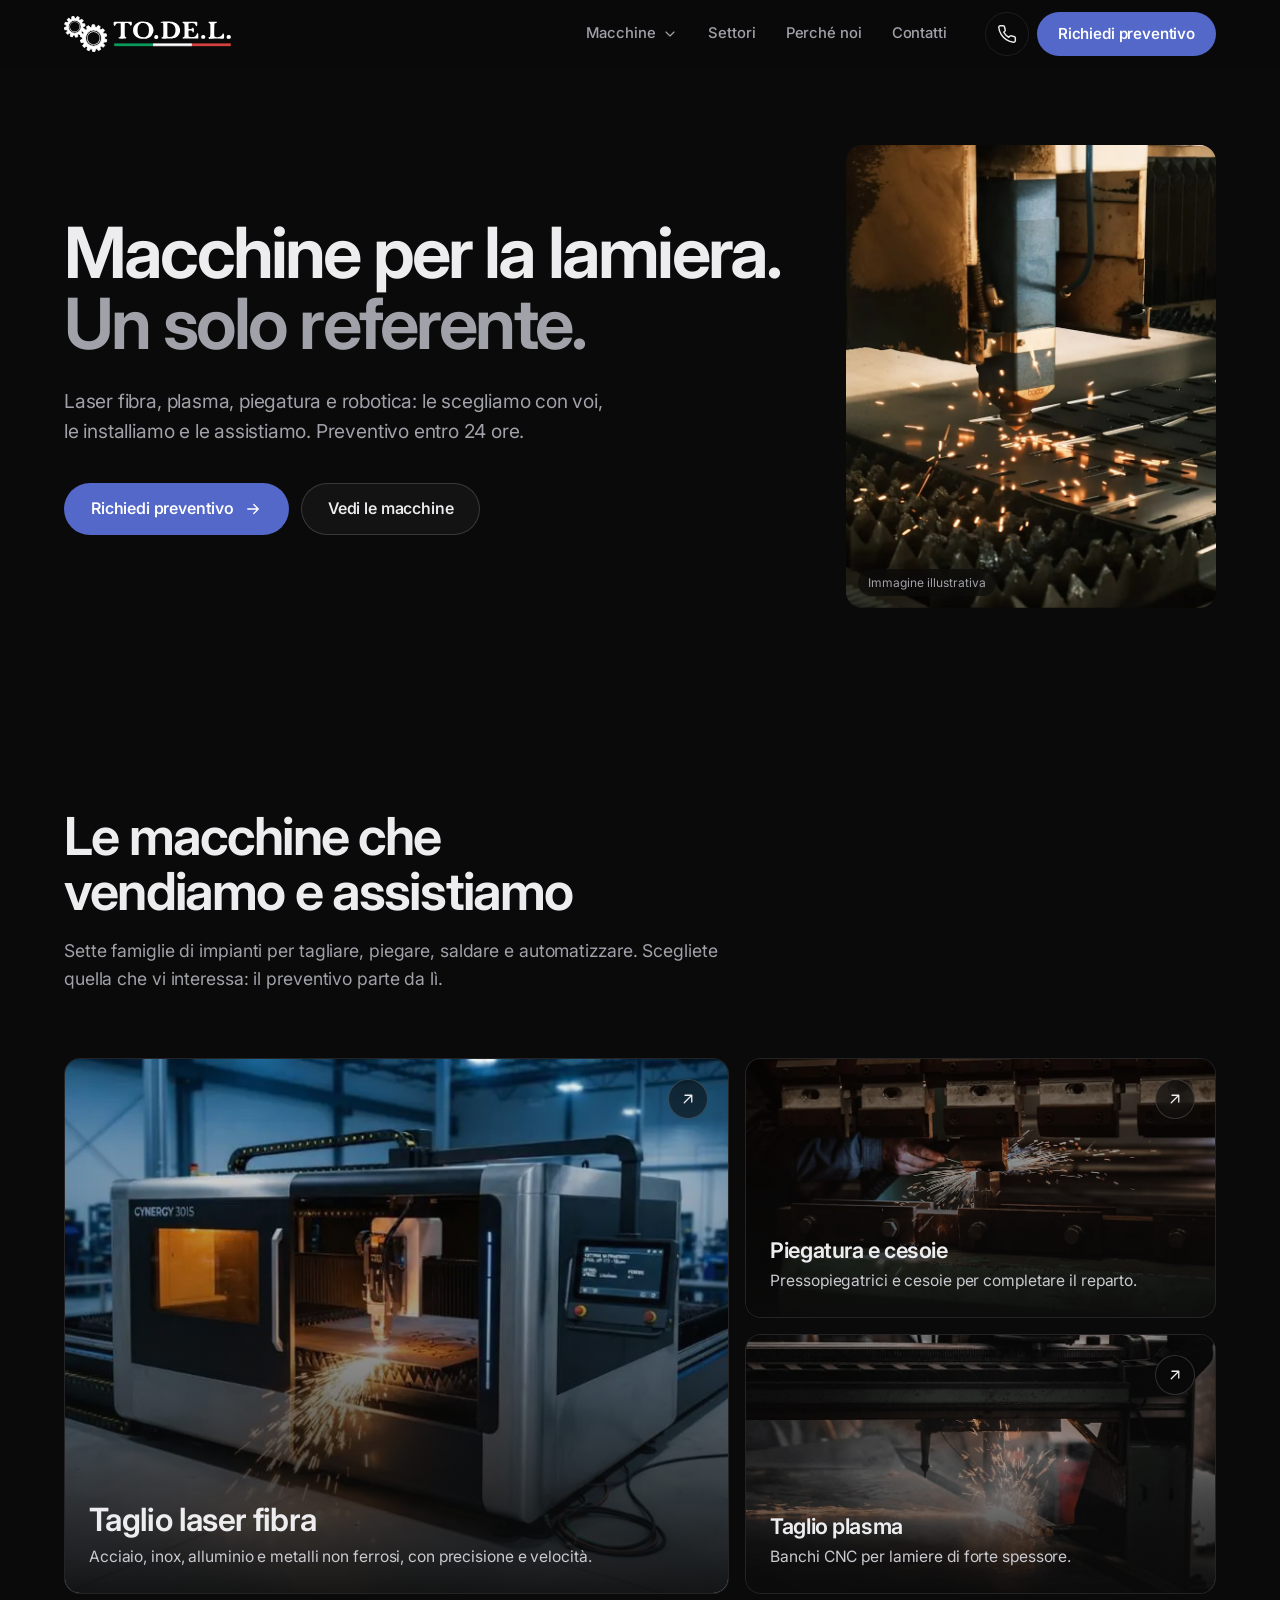
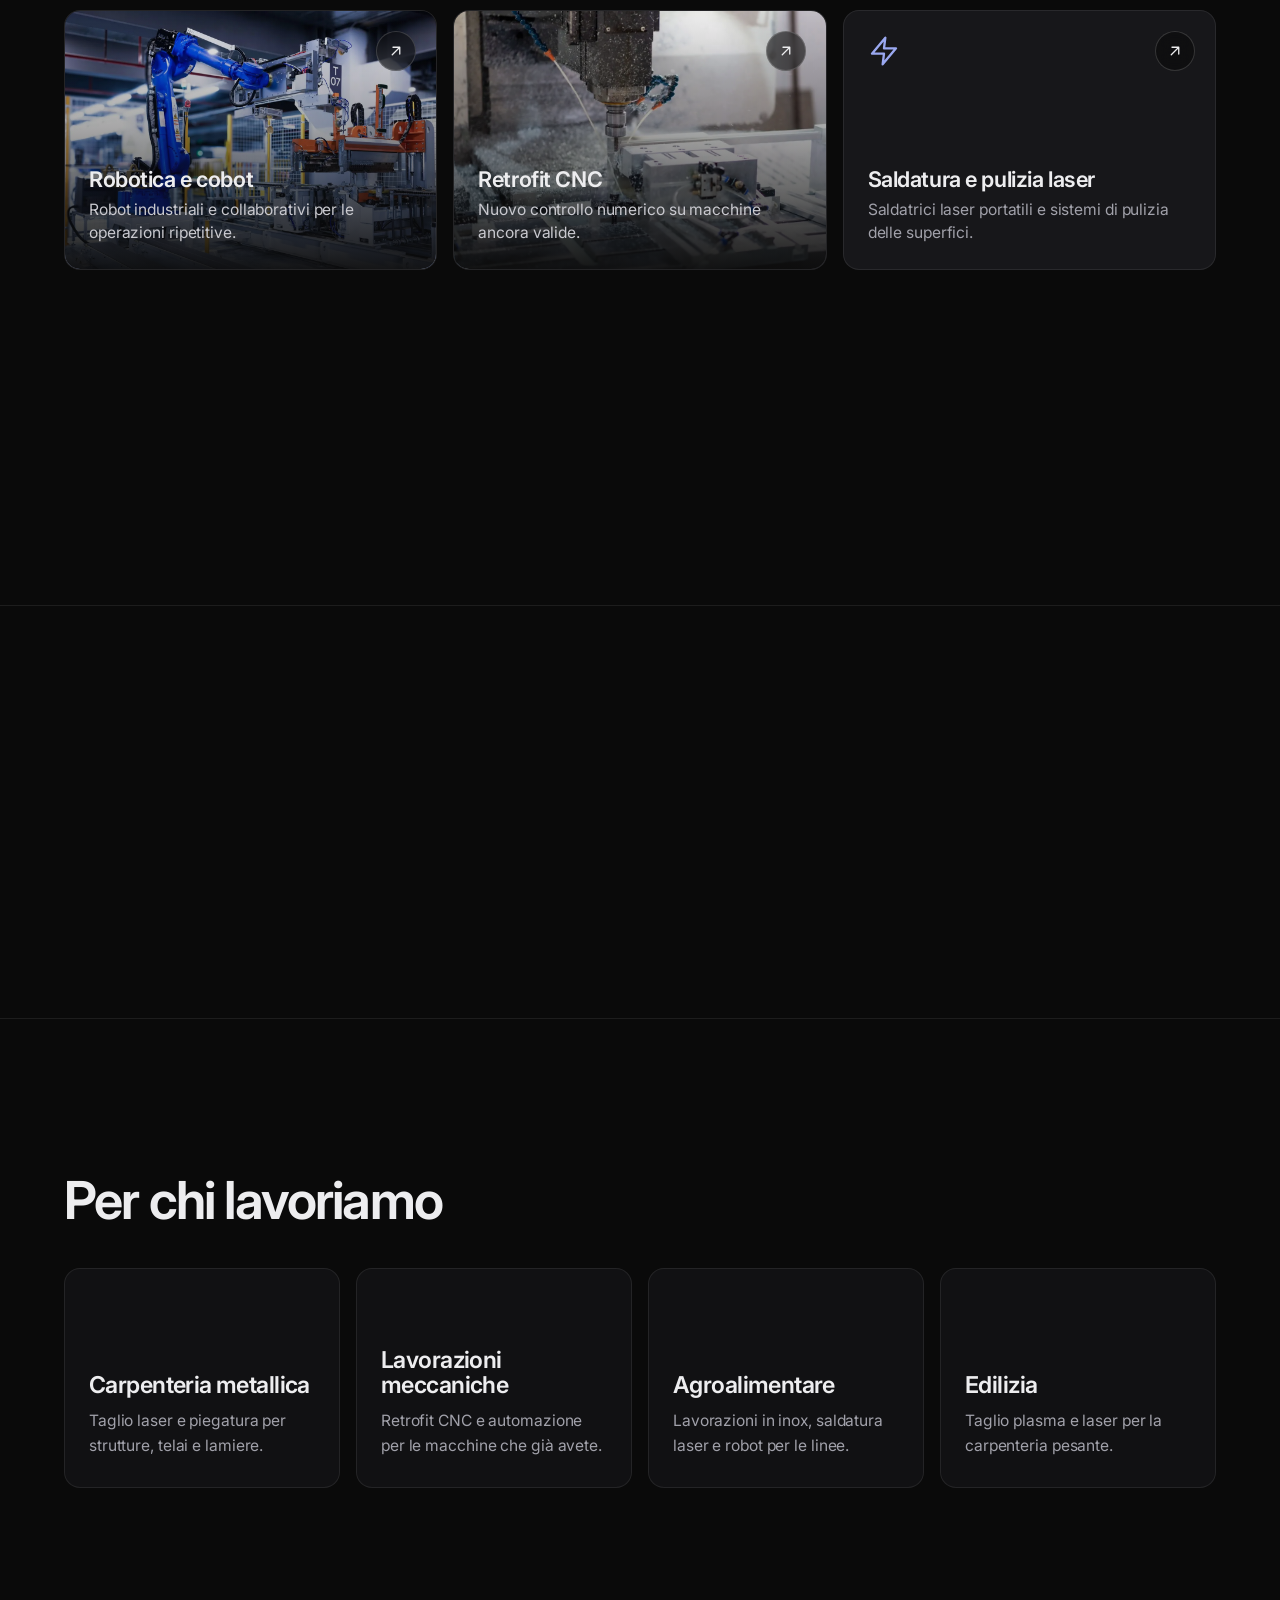
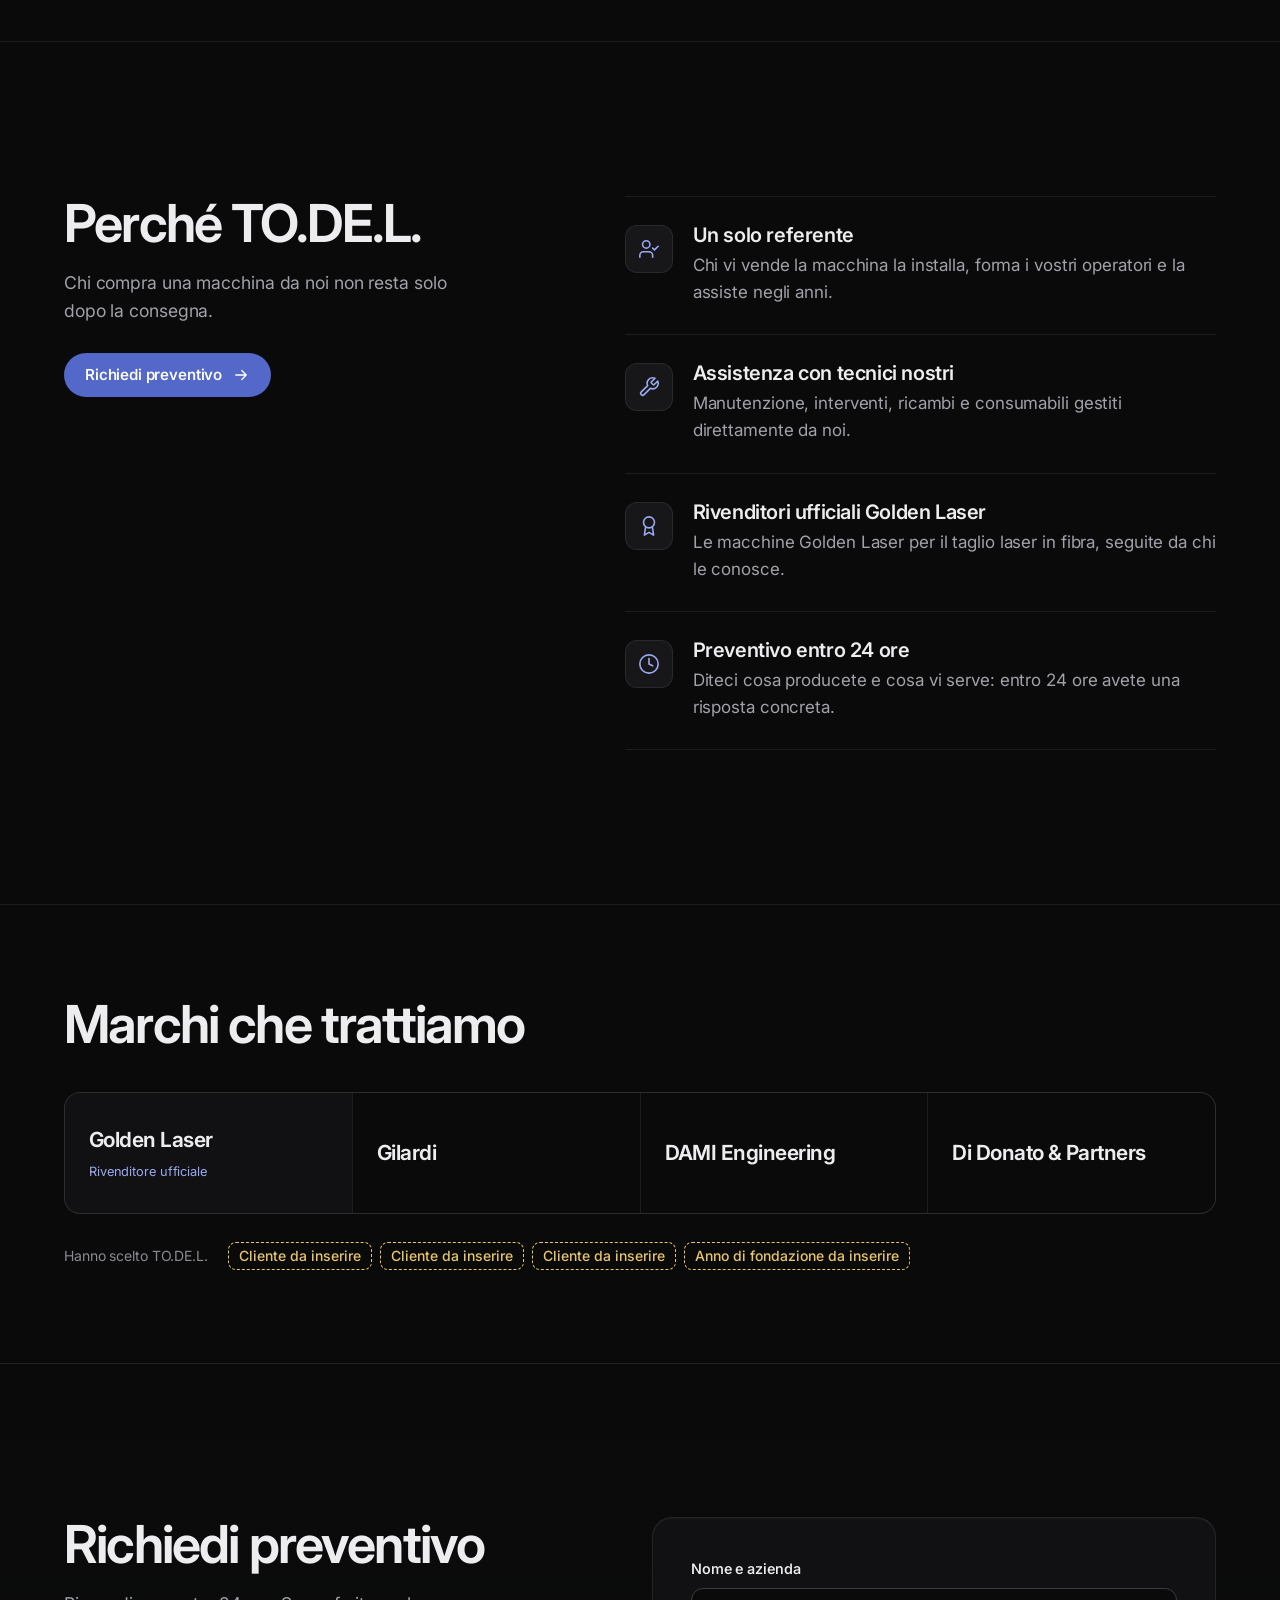
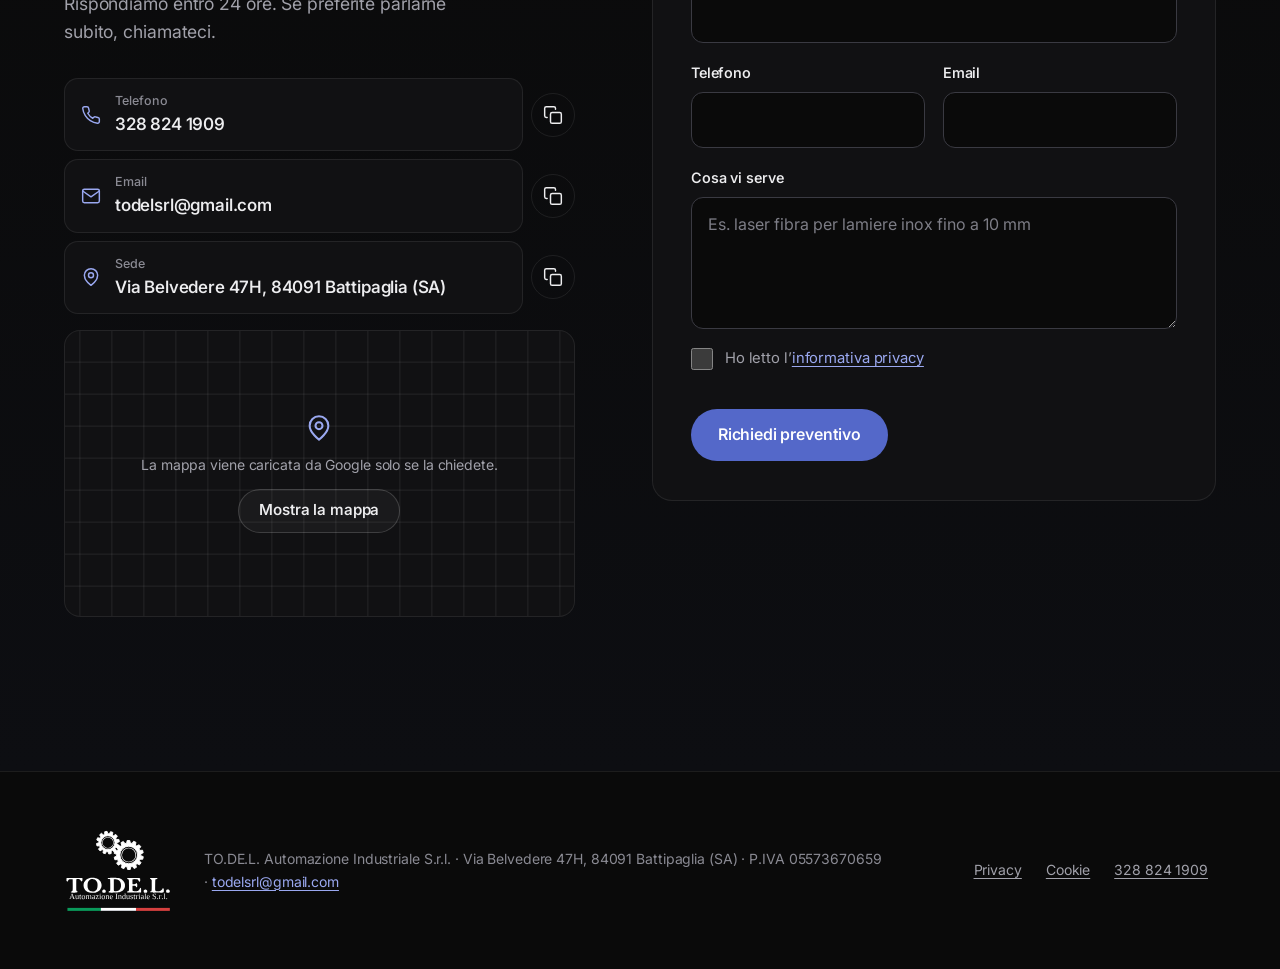
<file: sito-v2/index.html>
<!doctype html>
<html lang="it">
<head>
<meta charset="utf-8">
<meta name="viewport" content="width=device-width, initial-scale=1, viewport-fit=cover, interactive-widget=resizes-content">
<title>TO.DE.L. | Macchine per la lamiera e automazione, Battipaglia (SA)</title>
<meta name="description" content="Taglio laser fibra, plasma, piegatura, robotica e retrofit CNC. Vendita, installazione e assistenza da un solo referente. Preventivo entro 24 ore.">
<meta name="theme-color" content="#0a0a0a">
<meta property="og:type" content="website">
<meta property="og:locale" content="it_IT">
<meta property="og:title" content="TO.DE.L. Automazione Industriale">
<meta property="og:description" content="Macchine per la lamiera. Un solo referente, dalla scelta all'assistenza.">
<link rel="icon" href="assets/img/favicon.svg" type="image/svg+xml">
<link rel="preload" href="assets/fonts/inter-latin-opsz-normal.woff2" as="font" type="font/woff2" crossorigin>
<link rel="preload" href="assets/img/laser-scintille.webp" as="image" type="image/webp">
<link rel="stylesheet" href="assets/style.css">
<script>document.documentElement.classList.add("js");setTimeout(function(){if(!window.todelPronto)document.documentElement.classList.remove("js")},3000);</script>
</head>
<body>
<svg class="sprite" aria-hidden="true" focusable="false" xmlns="http://www.w3.org/2000/svg">
  <symbol id="i-freccia" viewBox="0 0 24 24"><path d="M5 12h14M13 6l6 6-6 6"/></symbol>
  <symbol id="i-freccia-su" viewBox="0 0 24 24"><path d="M7 17 17 7M8 7h9v9"/></symbol>
  <symbol id="i-telefono" viewBox="0 0 24 24"><path d="M22 16.92v3a2 2 0 0 1-2.18 2 19.79 19.79 0 0 1-8.63-3.07 19.5 19.5 0 0 1-6-6 19.79 19.79 0 0 1-3.07-8.67A2 2 0 0 1 4.11 2h3a2 2 0 0 1 2 1.72c.13.96.36 1.9.7 2.81a2 2 0 0 1-.45 2.11L8.09 9.91a16 16 0 0 0 6 6l1.27-1.27a2 2 0 0 1 2.11-.45c.91.34 1.85.57 2.81.7A2 2 0 0 1 22 16.92z"/></symbol>
  <symbol id="i-mail" viewBox="0 0 24 24"><rect x="2" y="4" width="20" height="16" rx="2"/><path d="m22 6-10 7L2 6"/></symbol>
  <symbol id="i-pin" viewBox="0 0 24 24"><path d="M20 10c0 6-8 12-8 12s-8-6-8-12a8 8 0 0 1 16 0z"/><circle cx="12" cy="10" r="3"/></symbol>
  <symbol id="i-copia" viewBox="0 0 24 24"><rect x="9" y="9" width="13" height="13" rx="2"/><path d="M5 15H4a2 2 0 0 1-2-2V4a2 2 0 0 1 2-2h9a2 2 0 0 1 2 2v1"/></symbol>
  <symbol id="i-spunta" viewBox="0 0 24 24"><path d="M20 6 9 17l-5-5"/></symbol>
  <symbol id="i-menu" viewBox="0 0 24 24"><path d="M4 7h16M4 12h16M4 17h16"/></symbol>
  <symbol id="i-chiudi" viewBox="0 0 24 24"><path d="M18 6 6 18M6 6l12 12"/></symbol>
  <symbol id="i-giu" viewBox="0 0 24 24"><path d="m6 9 6 6 6-6"/></symbol>
  <symbol id="i-referente" viewBox="0 0 24 24"><path d="M16 21v-2a4 4 0 0 0-4-4H6a4 4 0 0 0-4 4v2"/><circle cx="9" cy="7" r="4"/><path d="m16 11 2 2 4-4"/></symbol>
  <symbol id="i-chiave" viewBox="0 0 24 24"><path d="M14.7 6.3a1 1 0 0 0 0 1.4l1.6 1.6a1 1 0 0 0 1.4 0l3.77-3.77a6 6 0 0 1-7.94 7.94l-6.91 6.91a2.12 2.12 0 0 1-3-3l6.91-6.91a6 6 0 0 1 7.94-7.94l-3.76 3.76z"/></symbol>
  <symbol id="i-badge" viewBox="0 0 24 24"><circle cx="12" cy="8" r="6"/><path d="M8.2 13.4 7 22l5-3 5 3-1.2-8.6"/></symbol>
  <symbol id="i-orologio" viewBox="0 0 24 24"><circle cx="12" cy="12" r="10"/><path d="M12 6v6l4 2"/></symbol>
  <symbol id="i-saldatura" viewBox="0 0 24 24"><path d="M13 2 3 14h9l-1 8 10-12h-9l1-8z"/></symbol>
  <symbol id="i-usato" viewBox="0 0 24 24"><path d="m17 1 4 4-4 4"/><path d="M3 11V9a4 4 0 0 1 4-4h14"/><path d="m7 23-4-4 4-4"/><path d="M21 13v2a4 4 0 0 1-4 4H3"/></symbol>
</svg>

<a class="salta" href="#contenuto">Vai al contenuto</a>
<span class="sentinella" data-sentinella aria-hidden="true"></span>

<header class="nav" data-nav>
  <div class="nav__fila">
    <a class="nav__marchio" href="#inizio" aria-label="TO.DE.L. Automazione Industriale, inizio pagina">
      <img src="assets/img/logo-todel-bianco.svg" alt="" width="188" height="40">
    </a>
    <nav class="nav__voci" aria-label="Principale">
      <ul>
        <li class="tendina" data-tendina>
          <button class="nav__link" type="button" aria-expanded="false" aria-controls="menu-macchine" data-tendina-apri>
            Macchine <svg class="i i--piccola" aria-hidden="true"><use href="#i-giu"/></svg>
          </button>
          <div class="tendina__pannello" id="menu-macchine" data-tendina-pannello hidden>
            <ul>
              <li><a href="#macchine" data-macchina="Taglio laser fibra">Taglio laser fibra</a></li>
              <li><a href="#macchine" data-macchina="Piegatura e cesoie">Piegatura e cesoie</a></li>
              <li><a href="#macchine" data-macchina="Taglio plasma">Taglio plasma</a></li>
              <li><a href="#macchine" data-macchina="Robotica e cobot">Robotica e cobot</a></li>
              <li><a href="#macchine" data-macchina="Retrofit CNC">Retrofit CNC</a></li>
              <li><a href="#macchine" data-macchina="Saldatura e pulizia laser">Saldatura e pulizia laser</a></li>
              <li><a href="#macchine" data-macchina="Macchinari usati">Macchinari usati</a></li>
            </ul>
          </div>
        </li>
        <li><a class="nav__link" href="#settori">Settori</a></li>
        <li><a class="nav__link" href="#perche">Perché noi</a></li>
        <li><a class="nav__link" href="#contatti">Contatti</a></li>
      </ul>
    </nav>
    <div class="nav__azioni">
      <a class="tasto-icona" href="tel:+393288241909" data-tip="Chiama 328 824 1909" aria-label="Chiama 328 824 1909"><svg class="i" aria-hidden="true"><use href="#i-telefono"/></svg></a>
      <a class="tasto tasto--primario nav__cta" href="#contatti">Richiedi preventivo</a>
      <button class="tasto-icona nav__burger" type="button" aria-expanded="false" aria-controls="cassetto" data-cassetto-apri>
        <svg class="i" aria-hidden="true"><use href="#i-menu"/></svg><span class="sr">Apri il menu</span>
      </button>
    </div>
  </div>
</header>

<div class="velo" data-velo hidden></div>
<aside class="cassetto" id="cassetto" role="dialog" aria-modal="true" aria-label="Menu" data-cassetto hidden>
  <div class="cassetto__testa">
    <img src="assets/img/logo-todel-bianco.svg" alt="" width="150" height="32">
    <button class="tasto-icona" type="button" data-cassetto-chiudi><svg class="i" aria-hidden="true"><use href="#i-chiudi"/></svg><span class="sr">Chiudi il menu</span></button>
  </div>
  <nav aria-label="Menu mobile">
    <ul class="cassetto__voci">
      <li><a href="#macchine">Macchine</a></li>
      <li><a href="#materiali">Materiali</a></li>
      <li><a href="#settori">Settori</a></li>
      <li><a href="#perche">Perché noi</a></li>
      <li><a href="#marchi">Marchi</a></li>
      <li><a href="#contatti">Contatti</a></li>
    </ul>
  </nav>
  <div class="cassetto__piede">
    <a class="tasto tasto--primario tasto--pieno" href="#contatti">Richiedi preventivo</a>
    <a class="tasto tasto--secondario tasto--pieno" href="tel:+393288241909"><svg class="i" aria-hidden="true"><use href="#i-telefono"/></svg>328 824 1909</a>
  </div>
</aside>

<main id="contenuto">

  <section class="eroe" id="inizio" aria-labelledby="titolo" data-eroe>
    <div class="contenitore eroe__griglia">
      <div class="eroe__testo">
        <h1 id="titolo"><span class="entra" style="--i:0">Macchine per la lamiera.</span> <span class="entra eroe__seconda" style="--i:1">Un solo referente.</span></h1>
        <p class="entra" style="--i:2">Laser fibra, plasma, piegatura e robotica: le scegliamo con voi, le installiamo e le assistiamo. Preventivo entro 24&nbsp;ore.</p>
        <div class="eroe__azioni entra" style="--i:3">
          <a class="tasto tasto--primario tasto--grande" href="#contatti">Richiedi preventivo <svg class="i" aria-hidden="true"><use href="#i-freccia"/></svg></a>
          <a class="tasto tasto--secondario tasto--grande" href="#macchine">Vedi le macchine</a>
        </div>
      </div>
      <figure class="eroe__foto">
        <picture>
          <source srcset="assets/img/laser-scintille.webp" type="image/webp">
          <img src="assets/img/laser-scintille.jpg" alt="Testa di taglio laser in fibra che taglia una lamiera d'acciaio, con scintille" width="780" height="1170" fetchpriority="high">
        </picture>
        <figcaption>Immagine illustrativa</figcaption>
      </figure>
    </div>
  </section>

  <section class="sezione" id="macchine" aria-labelledby="titolo-macchine">
    <div class="contenitore">
      <header class="testa" data-rivela>
        <h2 id="titolo-macchine">Le macchine che vendiamo e assistiamo</h2>
        <p>Sette famiglie di impianti per tagliare, piegare, saldare e automatizzare. Scegliete quella che vi interessa: il preventivo parte da lì.</p>
      </header>
      <ul class="bento">
        <li class="bento__cella bento__cella--grande" data-rivela style="--i:0">
          <a class="carta" href="#contatti" data-macchina="Taglio laser fibra">
            <picture class="carta__foto"><source srcset="assets/img/impianto-laser.webp" type="image/webp"><img src="assets/img/impianto-laser.jpg" alt="" width="1000" height="556" loading="lazy"></picture>
            <span class="carta__testo"><strong>Taglio laser fibra</strong><span>Acciaio, inox, alluminio e metalli non ferrosi, con precisione e velocità.</span></span>
            <svg class="i carta__freccia" aria-hidden="true"><use href="#i-freccia-su"/></svg>
          </a>
        </li>
        <li class="bento__cella" data-rivela style="--i:1">
          <a class="carta" href="#contatti" data-macchina="Piegatura e cesoie">
            <picture class="carta__foto"><source srcset="assets/img/pressopiegatrice.webp" type="image/webp"><img src="assets/img/pressopiegatrice.jpg" alt="" width="1000" height="667" loading="lazy"></picture>
            <span class="carta__testo"><strong>Piegatura e cesoie</strong><span>Pressopiegatrici e cesoie per completare il reparto.</span></span>
            <svg class="i carta__freccia" aria-hidden="true"><use href="#i-freccia-su"/></svg>
          </a>
        </li>
        <li class="bento__cella" data-rivela style="--i:2">
          <a class="carta" href="#contatti" data-macchina="Taglio plasma">
            <picture class="carta__foto"><source srcset="assets/img/plasma.webp" type="image/webp"><img src="assets/img/plasma.jpg" alt="" width="1000" height="667" loading="lazy"></picture>
            <span class="carta__testo"><strong>Taglio plasma</strong><span>Banchi CNC per lamiere di forte spessore.</span></span>
            <svg class="i carta__freccia" aria-hidden="true"><use href="#i-freccia-su"/></svg>
          </a>
        </li>
        <li class="bento__cella" data-rivela style="--i:3">
          <a class="carta" href="#contatti" data-macchina="Robotica e cobot">
            <picture class="carta__foto"><source srcset="assets/img/robot.webp" type="image/webp"><img src="assets/img/robot.jpg" alt="" width="1400" height="878" loading="lazy"></picture>
            <span class="carta__testo"><strong>Robotica e cobot</strong><span>Robot industriali e collaborativi per le operazioni ripetitive.</span></span>
            <svg class="i carta__freccia" aria-hidden="true"><use href="#i-freccia-su"/></svg>
          </a>
        </li>
        <li class="bento__cella" data-rivela style="--i:4">
          <a class="carta" href="#contatti" data-macchina="Retrofit CNC">
            <picture class="carta__foto"><source srcset="assets/img/cnc.webp" type="image/webp"><img src="assets/img/cnc.jpg" alt="" width="1100" height="734" loading="lazy"></picture>
            <span class="carta__testo"><strong>Retrofit CNC</strong><span>Nuovo controllo numerico su macchine ancora valide.</span></span>
            <svg class="i carta__freccia" aria-hidden="true"><use href="#i-freccia-su"/></svg>
          </a>
        </li>
        <li class="bento__cella" data-rivela style="--i:5">
          <a class="carta carta--piana" href="#contatti" data-macchina="Saldatura e pulizia laser">
            <svg class="i carta__simbolo" aria-hidden="true"><use href="#i-saldatura"/></svg>
            <span class="carta__testo"><strong>Saldatura e pulizia laser</strong><span>Saldatrici laser portatili e sistemi di pulizia delle superfici.</span></span>
            <svg class="i carta__freccia" aria-hidden="true"><use href="#i-freccia-su"/></svg>
          </a>
        </li>
        <li class="bento__cella bento__cella--fascia" data-rivela style="--i:6">
          <a class="carta carta--piana carta--fascia" href="#contatti" data-macchina="Macchinari usati">
            <svg class="i carta__simbolo" aria-hidden="true"><use href="#i-usato"/></svg>
            <span class="carta__testo"><strong>Macchinari usati</strong><span>Per partire con un investimento più contenuto. Chiedeteci cosa è disponibile.</span></span>
            <svg class="i carta__freccia" aria-hidden="true"><use href="#i-freccia-su"/></svg>
          </a>
        </li>
      </ul>
      <p class="nota" data-rivela>Le immagini sono illustrative: verranno sostituite con le foto delle installazioni TO.DE.L.</p>
    </div>
  </section>

  <section class="sezione sezione--stretta" id="materiali" aria-labelledby="titolo-materiali">
    <div class="contenitore">
      <h2 id="titolo-materiali" data-rivela>Cosa lavorano le nostre macchine</h2>
      <ul class="materiali">
        <li data-rivela style="--i:0"><span class="campione campione--acciaio" aria-hidden="true"></span><strong>Acciaio al carbonio</strong></li>
        <li data-rivela style="--i:1"><span class="campione campione--inox" aria-hidden="true"></span><strong>Acciaio inox</strong></li>
        <li data-rivela style="--i:2"><span class="campione campione--alluminio" aria-hidden="true"></span><strong>Alluminio</strong></li>
        <li data-rivela style="--i:3"><span class="campione campione--ottone" aria-hidden="true"></span><strong>Ottone e rame</strong></li>
      </ul>
      <p class="nota" data-rivela>Spessori e lavorazioni dipendono dalla macchina: ve li indichiamo nel preventivo.</p>
    </div>
  </section>

  <section class="sezione" id="settori" aria-labelledby="titolo-settori">
    <div class="contenitore">
      <h2 id="titolo-settori" data-rivela>Per chi lavoriamo</h2>
    </div>
    <div class="binario-wrap">
      <ul class="binario" aria-label="Settori">
        <li class="settore" data-rivela style="--i:0"><strong>Carpenteria metallica</strong><p>Taglio laser e piegatura per strutture, telai e lamiere.</p></li>
        <li class="settore" data-rivela style="--i:1"><strong>Lavorazioni meccaniche</strong><p>Retrofit CNC e automazione per le macchine che già avete.</p></li>
        <li class="settore" data-rivela style="--i:2"><strong>Agroalimentare</strong><p>Lavorazioni in inox, saldatura laser e robot per le linee.</p></li>
        <li class="settore" data-rivela style="--i:3"><strong>Edilizia</strong><p>Taglio plasma e laser per la carpenteria pesante.</p></li>
      </ul>
    </div>
  </section>

  <section class="sezione" id="perche" aria-labelledby="titolo-perche">
    <div class="contenitore perche">
      <div class="perche__testa" data-rivela>
        <h2 id="titolo-perche">Perché TO.DE.L.</h2>
        <p>Chi compra una macchina da noi non resta solo dopo la consegna.</p>
        <a class="tasto tasto--primario" href="#contatti">Richiedi preventivo <svg class="i" aria-hidden="true"><use href="#i-freccia"/></svg></a>
      </div>
      <ol class="punti">
        <li data-rivela style="--i:0"><svg class="i punti__icona" aria-hidden="true"><use href="#i-referente"/></svg><div><h3>Un solo referente</h3><p>Chi vi vende la macchina la installa, forma i vostri operatori e la assiste negli anni.</p></div></li>
        <li data-rivela style="--i:1"><svg class="i punti__icona" aria-hidden="true"><use href="#i-chiave"/></svg><div><h3>Assistenza con tecnici nostri</h3><p>Manutenzione, interventi, ricambi e consumabili gestiti direttamente da noi.</p></div></li>
        <li data-rivela style="--i:2"><svg class="i punti__icona" aria-hidden="true"><use href="#i-badge"/></svg><div><h3>Rivenditori ufficiali Golden Laser</h3><p>Le macchine Golden Laser per il taglio laser in fibra, seguite da chi le conosce.</p></div></li>
        <li data-rivela style="--i:3"><svg class="i punti__icona" aria-hidden="true"><use href="#i-orologio"/></svg><div><h3>Preventivo entro 24 ore</h3><p>Diteci cosa producete e cosa vi serve: entro 24 ore avete una risposta concreta.</p></div></li>
      </ol>
    </div>
  </section>

  <section class="sezione sezione--stretta" id="marchi" aria-labelledby="titolo-marchi">
    <div class="contenitore">
      <h2 id="titolo-marchi" data-rivela>Marchi che trattiamo</h2>
      <ul class="marchi">
        <li class="marchio marchio--ufficiale" data-rivela style="--i:0"><strong>Golden Laser</strong><span>Rivenditore ufficiale</span></li>
        <li class="marchio" data-rivela style="--i:1"><strong>Gilardi</strong></li>
        <li class="marchio" data-rivela style="--i:2"><strong>DAMI Engineering</strong></li>
        <li class="marchio" data-rivela style="--i:3"><strong>Di Donato &amp; Partners</strong></li>
      </ul>
      <div class="fiducia" data-rivela>
        <p>Hanno scelto TO.DE.L.</p>
        <ul>
          <li class="segnaposto">Cliente da inserire</li>
          <li class="segnaposto">Cliente da inserire</li>
          <li class="segnaposto">Cliente da inserire</li>
          <li class="segnaposto">Anno di fondazione da inserire</li>
        </ul>
      </div>
    </div>
  </section>

  <section class="sezione contatti" id="contatti" aria-labelledby="titolo-contatti" data-contatti>
    <div class="contenitore contatti__griglia">
      <div class="contatti__info" data-rivela>
        <h2 id="titolo-contatti">Richiedi preventivo</h2>
        <p>Rispondiamo entro 24 ore. Se preferite parlarne subito, chiamateci.</p>
        <ul class="recapiti">
          <li>
            <a class="recapito" href="tel:+393288241909"><svg class="i" aria-hidden="true"><use href="#i-telefono"/></svg><span><small>Telefono</small>328 824 1909</span></a>
            <button class="tasto-icona" type="button" data-copia="+39 328 824 1909" data-tip="Copia il numero" aria-label="Copia il numero"><svg class="i" aria-hidden="true"><use href="#i-copia"/></svg></button>
          </li>
          <li>
            <a class="recapito" href="mailto:todelsrl@gmail.com"><svg class="i" aria-hidden="true"><use href="#i-mail"/></svg><span><small>Email</small>todelsrl@gmail.com</span></a>
            <button class="tasto-icona" type="button" data-copia="todelsrl@gmail.com" data-tip="Copia l’email" aria-label="Copia l’email"><svg class="i" aria-hidden="true"><use href="#i-copia"/></svg></button>
          </li>
          <li>
            <a class="recapito" href="https://www.google.com/maps/search/?api=1&amp;query=Via+Belvedere+47H+84091+Battipaglia+SA" target="_blank" rel="noopener"><svg class="i" aria-hidden="true"><use href="#i-pin"/></svg><span><small>Sede</small>Via Belvedere 47H, 84091 Battipaglia (SA)</span></a>
            <button class="tasto-icona" type="button" data-copia="Via Belvedere 47H, 84091 Battipaglia (SA)" data-tip="Copia l’indirizzo" aria-label="Copia l’indirizzo"><svg class="i" aria-hidden="true"><use href="#i-copia"/></svg></button>
          </li>
        </ul>
        <div class="mappa" data-mappa>
          <div class="mappa__invito">
            <svg class="i" aria-hidden="true"><use href="#i-pin"/></svg>
            <p>La mappa viene caricata da Google solo se la chiedete.</p>
            <button class="tasto tasto--secondario" type="button" data-mappa-carica>Mostra la mappa</button>
          </div>
        </div>
      </div>

      <form class="modulo" novalidate data-modulo data-rivela aria-labelledby="titolo-contatti">
        <div class="campo">
          <label for="f-nome">Nome e azienda</label>
          <input id="f-nome" name="nome" autocomplete="name" required>
          <p class="campo__errore" id="f-nome-err" hidden>Scriveteci il vostro nome.</p>
        </div>
        <div class="modulo__riga">
          <div class="campo">
            <label for="f-telefono">Telefono</label>
            <input id="f-telefono" name="telefono" type="tel" autocomplete="tel" inputmode="tel" required>
            <p class="campo__errore" id="f-telefono-err" hidden>Serve un numero per richiamarvi.</p>
          </div>
          <div class="campo">
            <label for="f-email">Email</label>
            <input id="f-email" name="email" type="email" autocomplete="email" inputmode="email">
            <p class="campo__errore" id="f-email-err" hidden>Controllate l’indirizzo email.</p>
          </div>
        </div>
        <div class="campo">
          <label for="f-messaggio">Cosa vi serve</label>
          <textarea id="f-messaggio" name="messaggio" rows="4" placeholder="Es. laser fibra per lamiere inox fino a 10 mm"></textarea>
        </div>
        <label class="consenso"><input type="checkbox" name="privacy" required><span>Ho letto l’<a href="privacy.html">informativa privacy</a></span></label>
        <p class="campo__errore" data-errore-privacy hidden>Serve il consenso per potervi rispondere.</p>
        <button class="tasto tasto--primario tasto--grande modulo__invio" type="submit"><span class="tasto__etichetta" data-etichetta>Richiedi preventivo</span></button>
        <p class="modulo__esito" role="status" aria-live="polite" hidden></p>
      </form>
    </div>
  </section>
</main>

<footer class="piede">
  <div class="contenitore piede__griglia">
    <img src="assets/img/logo-todel-completo-bianco.svg" alt="TO.DE.L. Automazione Industriale S.r.l." width="132" height="105" loading="lazy">
    <p>TO.DE.L. Automazione Industriale S.r.l. · Via Belvedere 47H, 84091 Battipaglia (SA) · P.IVA 05573670659 · <a href="mailto:todelsrl@gmail.com">todelsrl@gmail.com</a></p>
    <ul>
      <li><a href="privacy.html">Privacy</a></li>
      <li><a href="privacy.html#cookie">Cookie</a></li>
      <li><a href="tel:+393288241909">328 824 1909</a></li>
    </ul>
  </div>
</footer>

<div class="barra-mobile" data-barra aria-hidden="true">
  <a class="tasto tasto--primario barra-mobile__cta" href="#contatti" tabindex="-1">Richiedi preventivo</a>
  <a class="tasto-icona tasto-icona--pieno" href="tel:+393288241909" tabindex="-1" aria-label="Chiama 328 824 1909"><svg class="i" aria-hidden="true"><use href="#i-telefono"/></svg></a>
</div>

<div class="suggerimento" role="tooltip" id="suggerimento" data-suggerimento hidden></div>

<script src="assets/main.js" defer></script>
</body>
</html>
</file>
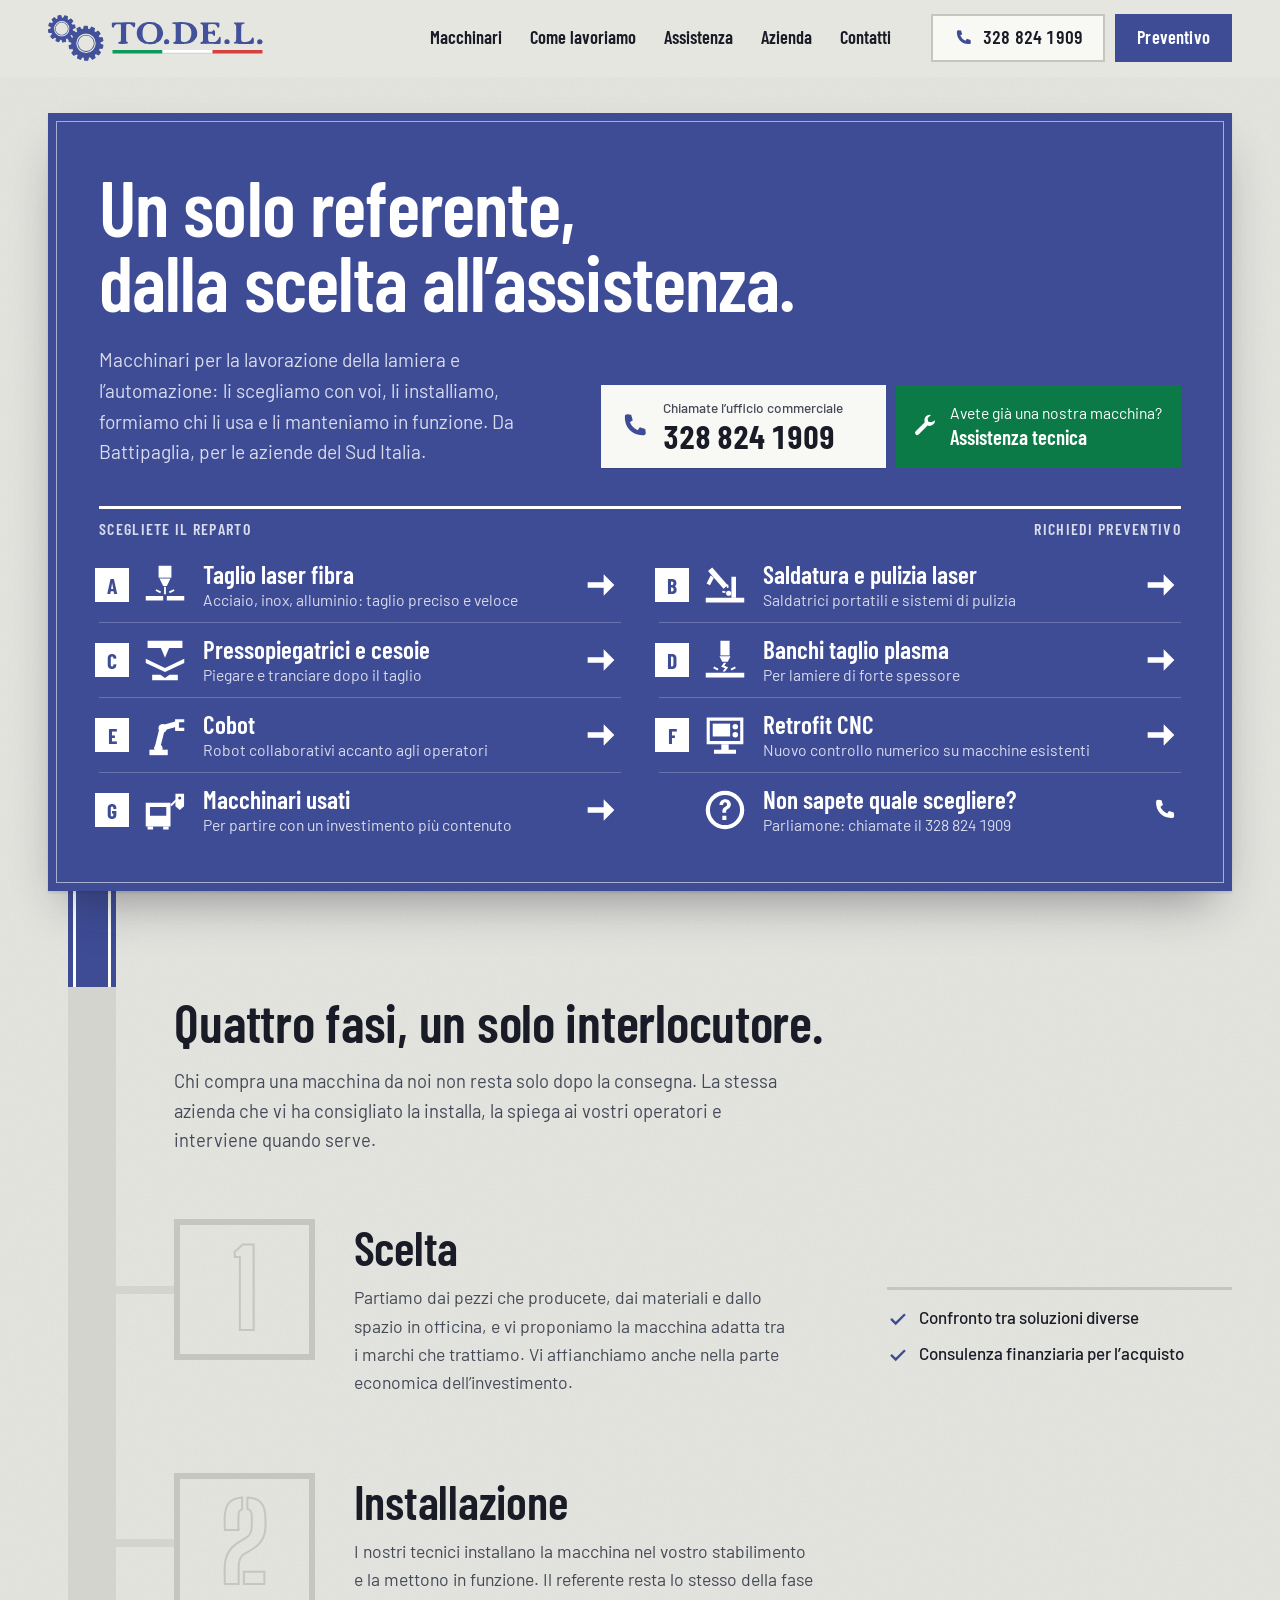
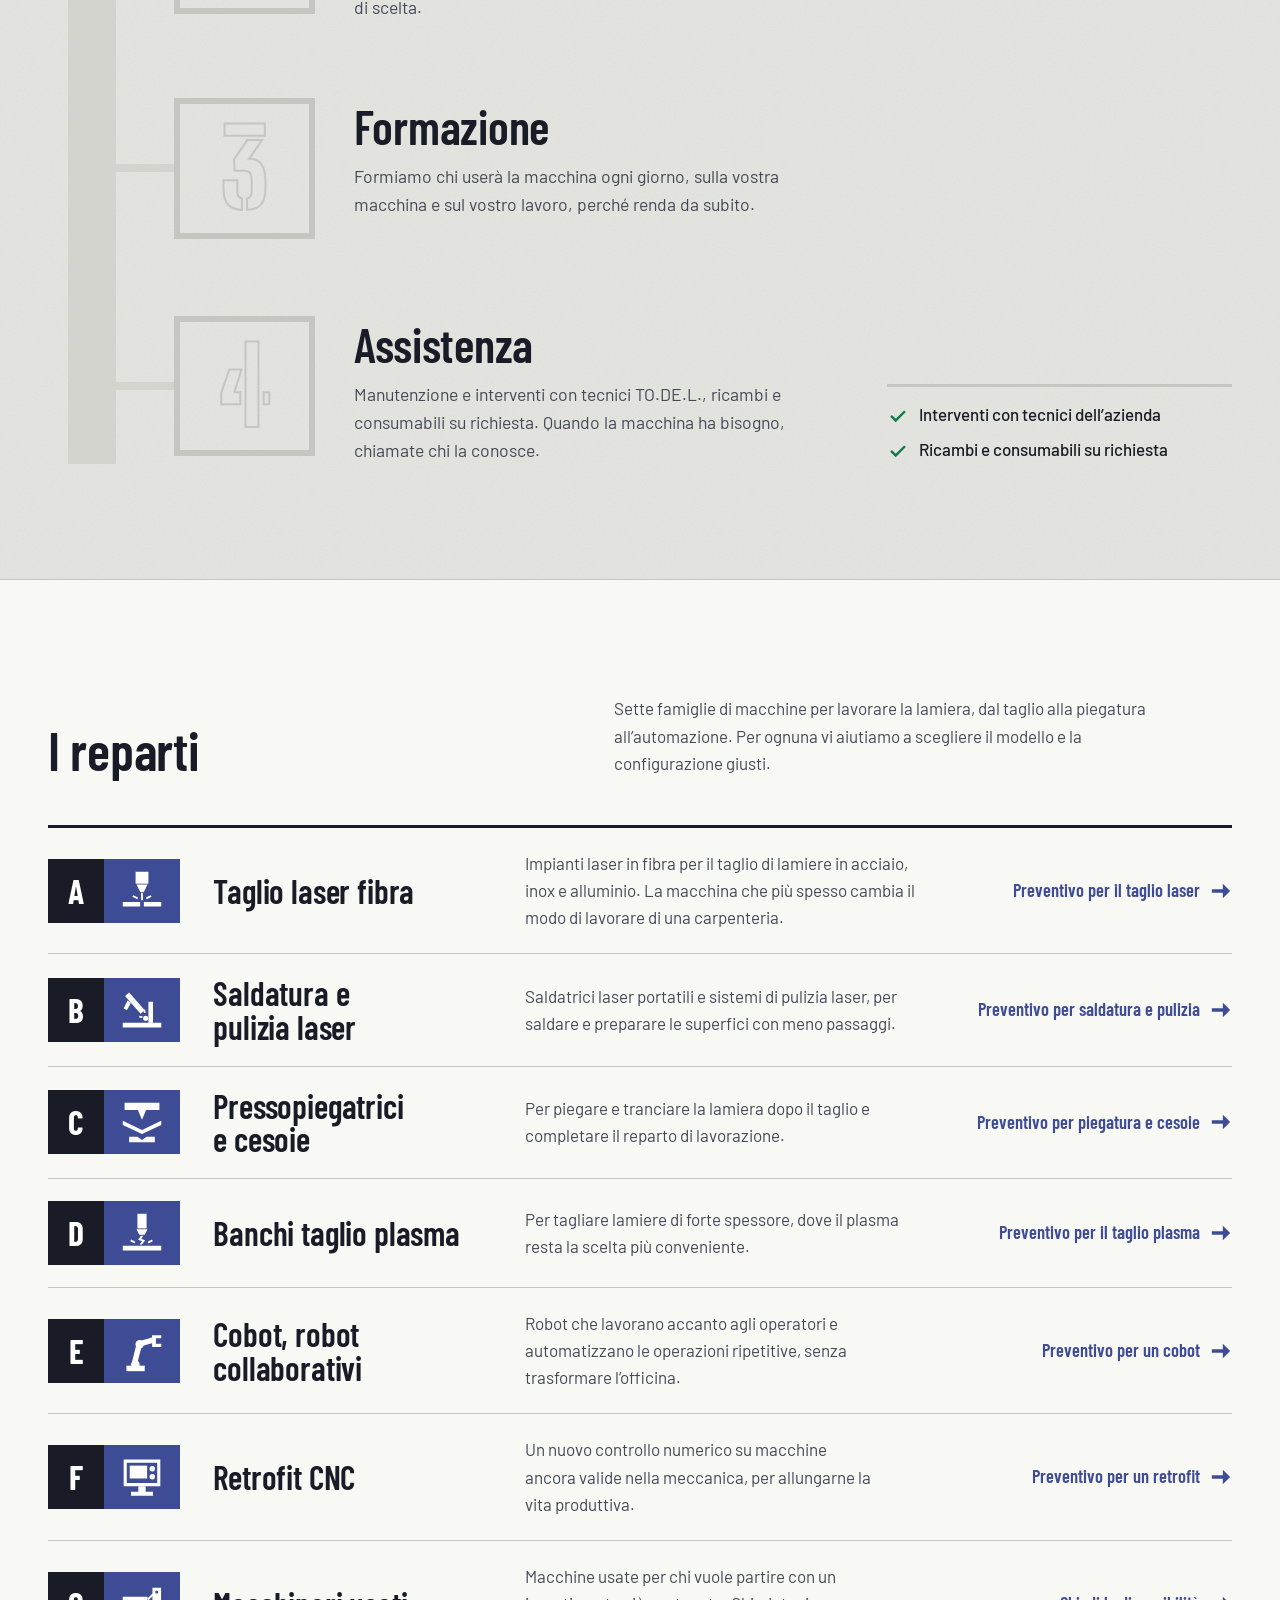
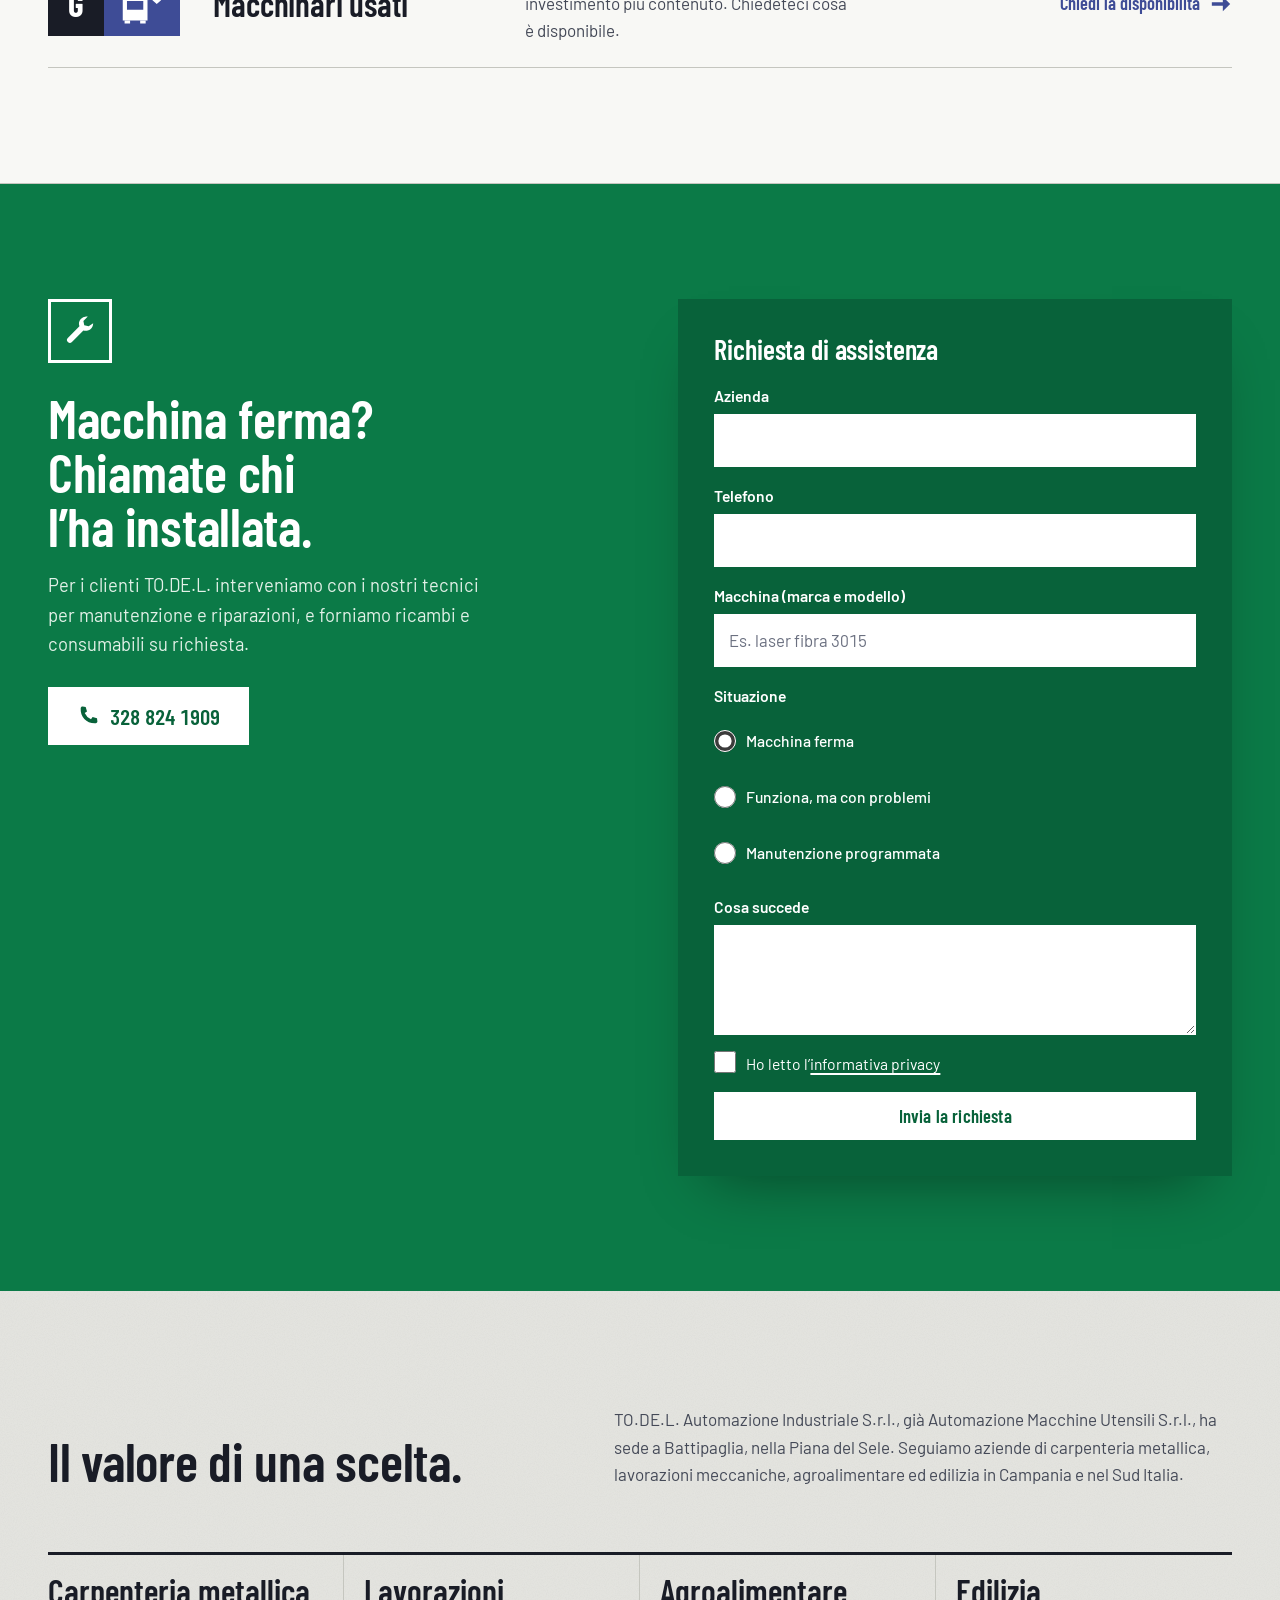
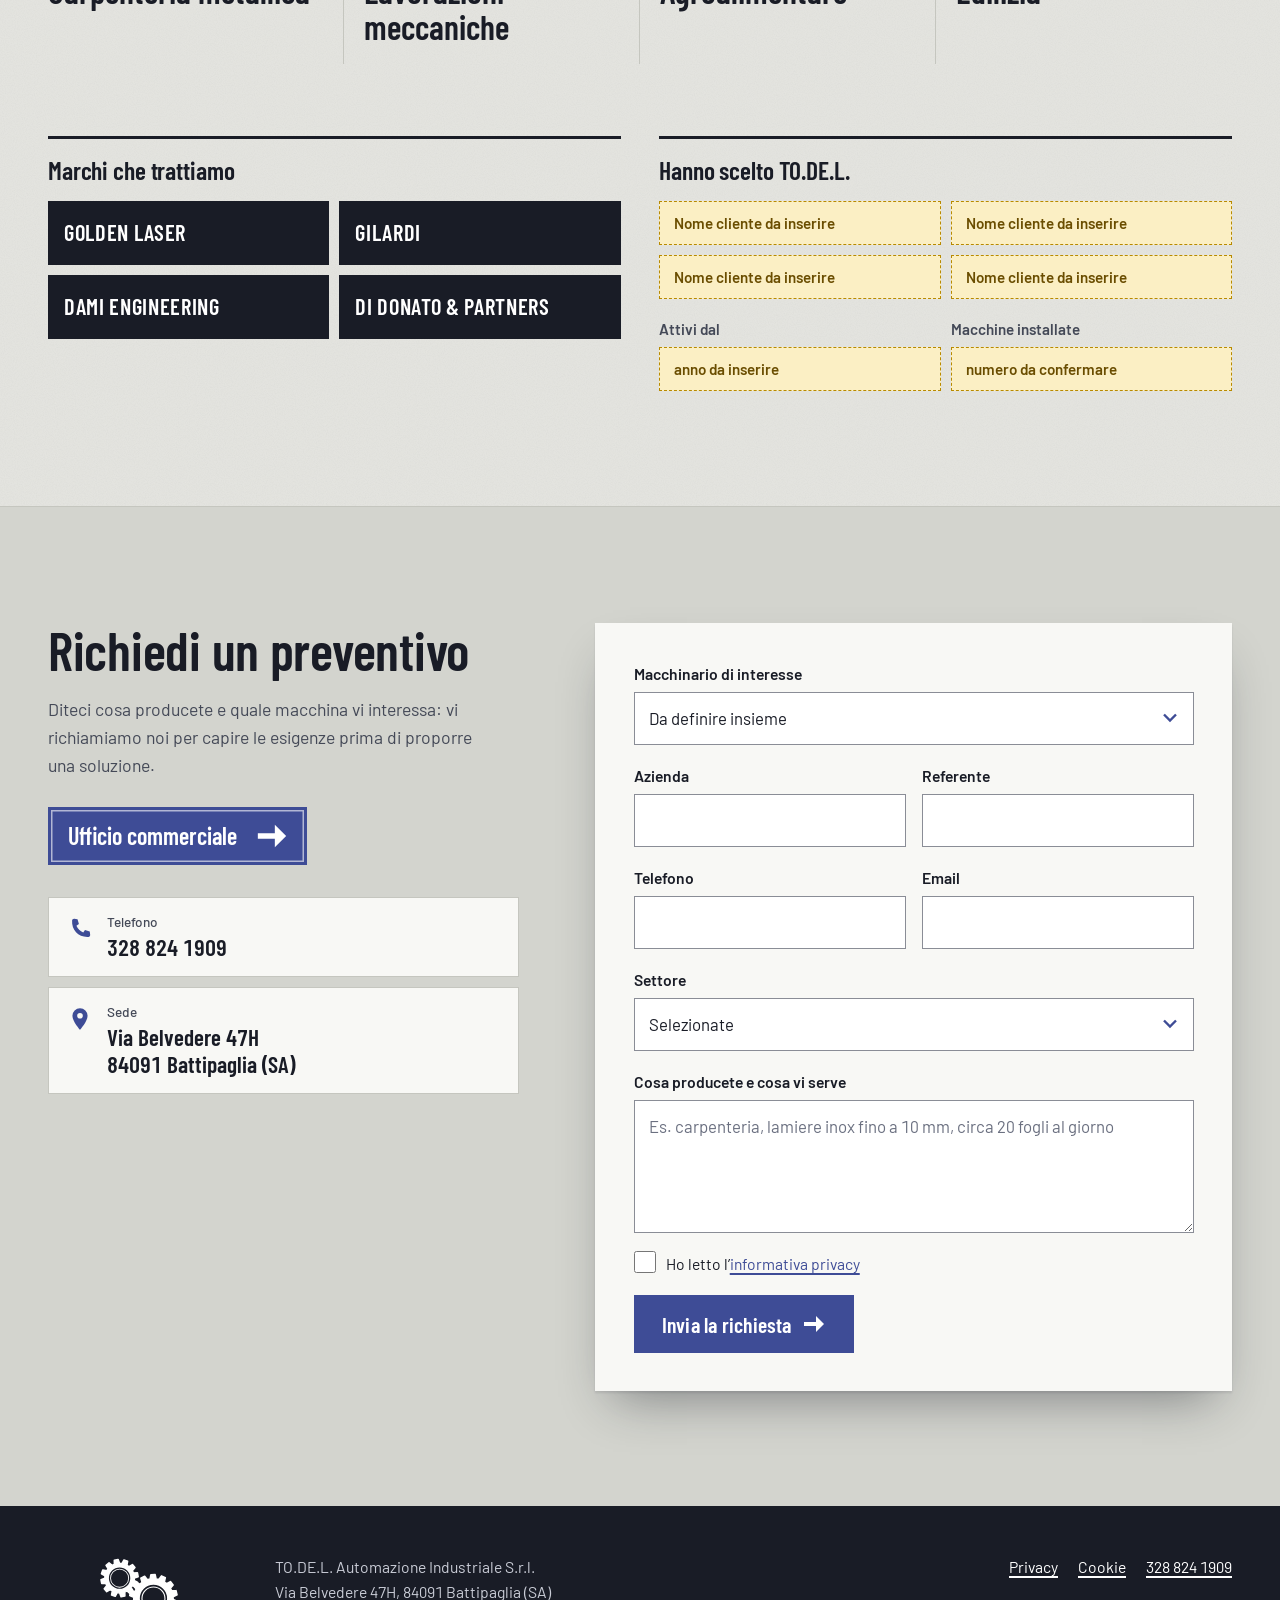
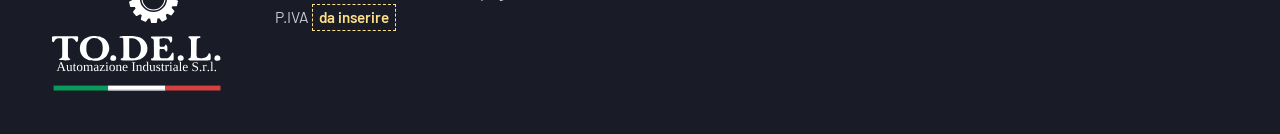
<file: sito/index.html>
<!doctype html>
<html lang="it">
<head>
<meta charset="utf-8">
<meta name="viewport" content="width=device-width, initial-scale=1">
<title>TO.DE.L. Automazione Industriale | Macchinari per la lamiera a Battipaglia (SA)</title>
<meta name="description" content="Taglio laser fibra, saldatura e pulizia laser, pressopiegatrici, plasma, cobot, retrofit CNC e usato. Un solo referente dalla scelta all'assistenza. Battipaglia (SA).">
<meta name="theme-color" content="#3E4C96">
<meta property="og:type" content="website">
<meta property="og:title" content="TO.DE.L. Automazione Industriale S.r.l.">
<meta property="og:description" content="Un solo referente, dalla scelta all'assistenza. Macchinari per la lavorazione della lamiera e l'automazione, Battipaglia (SA).">
<meta property="og:locale" content="it_IT">
<link rel="icon" href="assets/img/favicon.svg" type="image/svg+xml">
<link rel="preload" href="assets/fonts/barlow-condensed-latin-600-normal.woff2" as="font" type="font/woff2" crossorigin>
<link rel="preload" href="assets/fonts/barlow-latin-400-normal.woff2" as="font" type="font/woff2" crossorigin>
<link rel="stylesheet" href="assets/style.css">
<script type="application/ld+json">
{
  "@context": "https://schema.org",
  "@type": "LocalBusiness",
  "name": "TO.DE.L. Automazione Industriale S.r.l.",
  "telephone": "+39 328 824 1909",
  "address": {
    "@type": "PostalAddress",
    "streetAddress": "Via Belvedere 47H",
    "postalCode": "84091",
    "addressLocality": "Battipaglia",
    "addressRegion": "SA",
    "addressCountry": "IT"
  }
}
</script>
</head>
<body>
<svg class="sprite" aria-hidden="true" focusable="false" xmlns="http://www.w3.org/2000/svg">
  <symbol id="i-freccia" viewBox="0 0 48 48"><path d="M4 20h24V8l16 16-16 16V28H4z"/></symbol>
  <symbol id="i-telefono" viewBox="0 0 24 24"><path d="M6.7 2.6l3 .4 1.3 4.4-2.3 1.6a12.2 12.2 0 0 0 6.3 6.3l1.6-2.3 4.4 1.3.4 3c.1 1-.6 1.9-1.6 2C10.9 19.9 4.1 13.1 4.7 4.2c.1-1 1-1.7 2-1.6z"/></symbol>
  <symbol id="i-chiave" viewBox="0 0 24 24"><path d="M21.3 6.6a5.2 5.2 0 0 1-6.9 5L6.3 19.7a2 2 0 0 1-2.9-2.8l8.2-8.2a5.2 5.2 0 0 1 5.9-6.9l-3.1 3.1.6 3.1 3.1.6z"/></symbol>
  <symbol id="i-pin" viewBox="0 0 24 24"><path fill-rule="evenodd" d="M12 2a7 7 0 0 0-7 7c0 5.2 7 13 7 13s7-7.8 7-13a7 7 0 0 0-7-7zm0 9.6A2.6 2.6 0 1 1 12 6.4a2.6 2.6 0 0 1 0 5.2z"/></symbol>
  <symbol id="i-spunta" viewBox="0 0 24 24"><path d="M9.5 16.2 5.3 12l-1.8 1.8 6 6 11-11-1.8-1.8z"/></symbol>
  <symbol id="i-menu" viewBox="0 0 24 24"><path d="M3 6h18v2.4H3zM3 10.8h18v2.4H3zM3 15.6h18V18H3z"/></symbol>
  <symbol id="i-chiudi" viewBox="0 0 24 24"><path d="m5.7 4 6.3 6.3L18.3 4 20 5.7 13.7 12l6.3 6.3-1.7 1.7-6.3-6.3L5.7 20 4 18.3l6.3-6.3L4 5.7z"/></symbol>
  <symbol id="p-laser" viewBox="0 0 48 48"><path d="M17 3h14v13H17z"/><path d="M18 17h12l-4 8h-4z"/><path d="M23 26h2v8h-2z"/><path d="M3 36h19v5H3zM26 36h19v5H26z"/><path d="M28.3 31.1l5.2-2.6.9 1.8-5.2 2.6zM19.7 31.1l-5.2-2.6-.9 1.8 5.2 2.6z"/></symbol>
  <symbol id="p-saldatura" viewBox="0 0 48 48"><path d="M3 38h42v5H3z"/><path d="M31 15h5v23h-5z"/><path d="M5.5 8.6 10 5l17 19.4-4.6 3.6z"/><path d="M8.3 13.6 4 22.4l3.6 1.8 4.3-8.2z"/><circle cx="28" cy="33" r="2.8"/><path d="M21.2 30.2l3.4.6-.3 1.9-3.4-.6zM25.5 23.8l1.9-.4.7 3.4-1.9.4z"/></symbol>
  <symbol id="p-piega" viewBox="0 0 48 48"><path d="M5 3h38v8H5z"/><path d="M19.5 11h9L24 21.5z"/><path d="M3 22.6l21 10 21-10v4.6l-21 10-21-10z"/><path d="M10 40h9l5 3.6 5-3.6h9v6H10z"/></symbol>
  <symbol id="p-plasma" viewBox="0 0 48 48"><path d="M19 3h10v16H19z"/><path d="M18 20h12l-3 6h-6z"/><path d="M22.8 27h2.6l-2.2 3.3 4.2 1.7-3.4 4.5h-2.6l2.6-3.4-4.2-1.7z"/><path d="M3 38h42v5H3z"/><path d="M30.1 33.6l4.8-2.4.9 1.8-4.8 2.4zM16.9 33.6l-4.8-2.4-.9 1.8 4.8 2.4z"/></symbol>
  <symbol id="p-cobot" viewBox="0 0 48 48"><path d="M7 40h20v6H7z"/><path d="M12.4 38.6 18 16.4l5.8 1.5-5.6 22.2z"/><path d="M19.7 13.6 35 9.3l1.6 5.8-15.3 4.3z"/><circle cx="16.8" cy="38.6" r="4.6"/><circle cx="21.5" cy="16.6" r="4.6"/><path d="M35 6.8h4.2v12.8H35z"/><path d="M39.2 6.8H45v3.4h-5.8zM39.2 16.2H45v3.4h-5.8z"/></symbol>
  <symbol id="p-cnc" viewBox="0 0 48 48"><path fill-rule="evenodd" d="M4 5h40v29H4zm3.4 3.4v22.2h33.2V8.4z"/><path d="M10.6 11.6h19v14h-19z"/><circle cx="35.2" cy="15" r="3"/><circle cx="35.2" cy="23.6" r="3"/><path d="M20 34h8v6h-8zM12 40h24v4.4H12z"/></symbol>
  <symbol id="p-usato" viewBox="0 0 48 48"><path fill-rule="evenodd" d="M3 16h27v26H3zm4.6 4.6v9.8h17.8v-9.8z"/><path d="M5 42h6v3.4H5zM22 42h6v3.4h-6z"/><path d="m29.6 18.4 6.2-6.2 1.5 1.5-6.2 6.2z"/><path fill-rule="evenodd" d="M35.4 6.4h9.4v13.4L40.1 24l-4.7-4.2zm4.7 2.8a1.7 1.7 0 1 0 0 3.4 1.7 1.7 0 0 0 0-3.4z"/></symbol>
  <symbol id="p-domanda" viewBox="0 0 48 48"><path fill-rule="evenodd" d="M24 3a21 21 0 1 0 0 42 21 21 0 0 0 0-42zm0 4.6a16.4 16.4 0 1 1 0 32.8 16.4 16.4 0 0 1 0-32.8z"/><path d="M18 18.6c0-3.6 2.7-6.2 6.3-6.2 3.5 0 6.1 2.3 6.1 5.6 0 2.5-1.5 3.9-3.3 5-1.4.9-1.9 1.5-1.9 3v1h-4.1v-1.4c0-2.5 1-3.7 2.9-4.9 1.4-.9 2.2-1.6 2.2-2.8 0-1.4-1-2.4-2.1-2.4-1.3 0-2.2 1-2.2 3.1zm3.1 11.8h4.4v4.4h-4.4z"/></symbol>
</svg>

<a class="salta" href="#contenuto">Vai al contenuto</a>

<header class="insegna" data-insegna>
  <div class="insegna__fila contenitore">
    <a class="marchio" href="#inizio" aria-label="TO.DE.L. Automazione Industriale, torna all'inizio">
      <img src="assets/img/logo-todel-orizzontale.svg" alt="" width="216" height="46">
    </a>
    <nav class="menu" id="menu" aria-label="Principale">
      <ul>
        <li><a href="#reparti">Macchinari</a></li>
        <li><a href="#corsia">Come lavoriamo</a></li>
        <li><a href="#assistenza">Assistenza</a></li>
        <li><a href="#azienda">Azienda</a></li>
        <li><a href="#preventivo">Contatti</a></li>
      </ul>
    </nav>
    <div class="insegna__azioni">
      <a class="tasto tasto--piastra" href="tel:+393288241909"><svg aria-hidden="true"><use href="#i-telefono"/></svg><span>328 824 1909</span></a>
      <a class="tasto tasto--blu nascosto-mobile" href="#preventivo">Preventivo</a>
      <button class="menu-apri" type="button" aria-controls="menu" aria-expanded="false" data-menu-apri>
        <svg aria-hidden="true"><use href="#i-menu"/></svg><span class="sr">Apri il menu</span>
      </button>
    </div>
  </div>
</header>

<main id="contenuto">

  <section class="ingresso" id="inizio" aria-labelledby="titolo-principale">
    <div class="contenitore">
      <div class="tabellone">
        <div class="tabellone__testa">
          <div class="tabellone__titolo">
            <h1 id="titolo-principale">Un solo referente,<br> dalla scelta all’assistenza.</h1>
            <p>Macchinari per la lavorazione della lamiera e l’automazione: li scegliamo con voi, li installiamo, formiamo chi li usa e li manteniamo in funzione. Da Battipaglia, per le aziende del Sud&nbsp;Italia.</p>
          </div>
          <div class="targa-contatto">
            <a class="targa-contatto__telefono" href="tel:+393288241909">
              <svg aria-hidden="true"><use href="#i-telefono"/></svg>
              <span><small>Chiamate l’ufficio commerciale</small>328 824 1909</span>
            </a>
            <a class="targa-contatto__assistenza" href="#assistenza">
              <svg aria-hidden="true"><use href="#i-chiave"/></svg>
              <span>Avete già una nostra macchina? <strong>Assistenza tecnica</strong></span>
            </a>
          </div>
        </div>

        <div class="tabellone__reparti">
          <h2 class="tabellone__fascia"><span>Scegliete il reparto</span><span aria-hidden="true">Richiedi preventivo</span></h2>
          <ul class="righe">
            <li><a class="riga" href="#preventivo" data-macchina="Taglio laser fibra">
              <span class="riga__codice" aria-hidden="true">A</span>
              <svg class="riga__pitto" aria-hidden="true"><use href="#p-laser"/></svg>
              <span class="riga__testo"><strong>Taglio laser fibra</strong><span class="sr"> – richiedi preventivo</span><span>Acciaio, inox, alluminio: taglio preciso e veloce</span></span>
              <svg class="riga__freccia" aria-hidden="true"><use href="#i-freccia"/></svg>
            </a></li>
            <li><a class="riga" href="#preventivo" data-macchina="Saldatura e pulizia laser">
              <span class="riga__codice" aria-hidden="true">B</span>
              <svg class="riga__pitto" aria-hidden="true"><use href="#p-saldatura"/></svg>
              <span class="riga__testo"><strong>Saldatura e pulizia laser</strong><span class="sr"> – richiedi preventivo</span><span>Saldatrici portatili e sistemi di pulizia</span></span>
              <svg class="riga__freccia" aria-hidden="true"><use href="#i-freccia"/></svg>
            </a></li>
            <li><a class="riga" href="#preventivo" data-macchina="Pressopiegatrici e cesoie">
              <span class="riga__codice" aria-hidden="true">C</span>
              <svg class="riga__pitto" aria-hidden="true"><use href="#p-piega"/></svg>
              <span class="riga__testo"><strong>Pressopiegatrici e cesoie</strong><span class="sr"> – richiedi preventivo</span><span>Piegare e tranciare dopo il taglio</span></span>
              <svg class="riga__freccia" aria-hidden="true"><use href="#i-freccia"/></svg>
            </a></li>
            <li><a class="riga" href="#preventivo" data-macchina="Banchi taglio plasma">
              <span class="riga__codice" aria-hidden="true">D</span>
              <svg class="riga__pitto" aria-hidden="true"><use href="#p-plasma"/></svg>
              <span class="riga__testo"><strong>Banchi taglio plasma</strong><span class="sr"> – richiedi preventivo</span><span>Per lamiere di forte spessore</span></span>
              <svg class="riga__freccia" aria-hidden="true"><use href="#i-freccia"/></svg>
            </a></li>
            <li><a class="riga" href="#preventivo" data-macchina="Cobot - robot collaborativi">
              <span class="riga__codice" aria-hidden="true">E</span>
              <svg class="riga__pitto" aria-hidden="true"><use href="#p-cobot"/></svg>
              <span class="riga__testo"><strong>Cobot</strong><span class="sr"> – richiedi preventivo</span><span>Robot collaborativi accanto agli operatori</span></span>
              <svg class="riga__freccia" aria-hidden="true"><use href="#i-freccia"/></svg>
            </a></li>
            <li><a class="riga" href="#preventivo" data-macchina="Retrofit CNC">
              <span class="riga__codice" aria-hidden="true">F</span>
              <svg class="riga__pitto" aria-hidden="true"><use href="#p-cnc"/></svg>
              <span class="riga__testo"><strong>Retrofit CNC</strong><span class="sr"> – richiedi preventivo</span><span>Nuovo controllo numerico su macchine esistenti</span></span>
              <svg class="riga__freccia" aria-hidden="true"><use href="#i-freccia"/></svg>
            </a></li>
            <li><a class="riga" href="#preventivo" data-macchina="Macchinari usati">
              <span class="riga__codice" aria-hidden="true">G</span>
              <svg class="riga__pitto" aria-hidden="true"><use href="#p-usato"/></svg>
              <span class="riga__testo"><strong>Macchinari usati</strong><span class="sr"> – richiedi preventivo</span><span>Per partire con un investimento più contenuto</span></span>
              <svg class="riga__freccia" aria-hidden="true"><use href="#i-freccia"/></svg>
            </a></li>
            <li><a class="riga riga--domanda" href="tel:+393288241909">
              <span class="riga__codice riga__codice--vuoto" aria-hidden="true"></span>
              <svg class="riga__pitto" aria-hidden="true"><use href="#p-domanda"/></svg>
              <span class="riga__testo"><strong>Non sapete quale scegliere?</strong><span>Parliamone: chiamate il 328 824 1909</span></span>
              <svg class="riga__freccia" aria-hidden="true"><use href="#i-telefono"/></svg>
            </a></li>
          </ul>
        </div>
      </div>
    </div>
    <div class="corsia-attacco" aria-hidden="true"></div>
  </section>

  <section class="corsia" id="corsia" aria-labelledby="titolo-corsia" data-corsia>
    <div class="contenitore corsia__griglia">
      <div class="corsia__binario" aria-hidden="true"><span class="corsia__vernice"></span></div>
      <div class="corsia__intro">
        <h2 id="titolo-corsia">Quattro fasi, un solo interlocutore.</h2>
        <p>Chi compra una macchina da noi non resta solo dopo la consegna. La stessa azienda che vi ha consigliato la installa, la spiega ai vostri operatori e interviene quando serve.</p>
      </div>

      <ol class="zone">
        <li class="zona" data-zona>
          <span class="zona__numero" aria-hidden="true">1</span>
          <div class="zona__corpo">
            <h3><span class="sr">Fase 1: </span>Scelta</h3>
            <p>Partiamo dai pezzi che producete, dai materiali e dallo spazio in officina, e vi proponiamo la macchina adatta tra i marchi che trattiamo. Vi affianchiamo anche nella parte economica dell’investimento.</p>
            <ul class="spunte">
              <li><svg aria-hidden="true"><use href="#i-spunta"/></svg>Confronto tra soluzioni diverse</li>
              <li><svg aria-hidden="true"><use href="#i-spunta"/></svg>Consulenza finanziaria per l’acquisto</li>
            </ul>
          </div>
        </li>
        <li class="zona" data-zona>
          <span class="zona__numero" aria-hidden="true">2</span>
          <div class="zona__corpo">
            <h3><span class="sr">Fase 2: </span>Installazione</h3>
            <p>I nostri tecnici installano la macchina nel vostro stabilimento e la mettono in funzione. Il referente resta lo stesso della fase di scelta.</p>
          </div>
        </li>
        <li class="zona" data-zona>
          <span class="zona__numero" aria-hidden="true">3</span>
          <div class="zona__corpo">
            <h3><span class="sr">Fase 3: </span>Formazione</h3>
            <p>Formiamo chi userà la macchina ogni giorno, sulla vostra macchina e sul vostro lavoro, perché renda da subito.</p>
          </div>
        </li>
        <li class="zona zona--verde" data-zona>
          <span class="zona__numero" aria-hidden="true">4</span>
          <div class="zona__corpo">
            <h3><span class="sr">Fase 4: </span>Assistenza</h3>
            <p>Manutenzione e interventi con tecnici TO.DE.L., ricambi e consumabili su richiesta. Quando la macchina ha bisogno, chiamate chi la conosce.</p>
            <ul class="spunte">
              <li><svg aria-hidden="true"><use href="#i-spunta"/></svg>Interventi con tecnici dell’azienda</li>
              <li><svg aria-hidden="true"><use href="#i-spunta"/></svg>Ricambi e consumabili su richiesta</li>
            </ul>
          </div>
        </li>
      </ol>
    </div>
  </section>

  <section class="reparti" id="reparti" aria-labelledby="titolo-reparti">
    <div class="contenitore">
      <div class="reparti__testa">
        <h2 id="titolo-reparti">I reparti</h2>
        <p>Sette famiglie di macchine per lavorare la lamiera, dal taglio alla piegatura all’automazione. Per ognuna vi aiutiamo a scegliere il modello e la configurazione giusti.</p>
      </div>
      <div class="elenco-reparti">
        <article class="reparto" id="reparto-a">
          <div class="reparto__targa" aria-hidden="true"><span>A</span><svg><use href="#p-laser"/></svg></div>
          <h3>Taglio laser fibra</h3>
          <p>Impianti laser in fibra per il taglio di lamiere in acciaio, inox e alluminio. La macchina che più spesso cambia il modo di lavorare di una carpenteria.</p>
          <a class="collegamento" href="#preventivo" data-macchina="Taglio laser fibra">Preventivo per il taglio laser<svg aria-hidden="true"><use href="#i-freccia"/></svg></a>
        </article>
        <article class="reparto" id="reparto-b">
          <div class="reparto__targa" aria-hidden="true"><span>B</span><svg><use href="#p-saldatura"/></svg></div>
          <h3>Saldatura e pulizia laser</h3>
          <p>Saldatrici laser portatili e sistemi di pulizia laser, per saldare e preparare le superfici con meno passaggi.</p>
          <a class="collegamento" href="#preventivo" data-macchina="Saldatura e pulizia laser">Preventivo per saldatura e pulizia<svg aria-hidden="true"><use href="#i-freccia"/></svg></a>
        </article>
        <article class="reparto" id="reparto-c">
          <div class="reparto__targa" aria-hidden="true"><span>C</span><svg><use href="#p-piega"/></svg></div>
          <h3>Pressopiegatrici e cesoie</h3>
          <p>Per piegare e tranciare la lamiera dopo il taglio e completare il reparto di lavorazione.</p>
          <a class="collegamento" href="#preventivo" data-macchina="Pressopiegatrici e cesoie">Preventivo per piegatura e cesoie<svg aria-hidden="true"><use href="#i-freccia"/></svg></a>
        </article>
        <article class="reparto" id="reparto-d">
          <div class="reparto__targa" aria-hidden="true"><span>D</span><svg><use href="#p-plasma"/></svg></div>
          <h3>Banchi taglio plasma</h3>
          <p>Per tagliare lamiere di forte spessore, dove il plasma resta la scelta più conveniente.</p>
          <a class="collegamento" href="#preventivo" data-macchina="Banchi taglio plasma">Preventivo per il taglio plasma<svg aria-hidden="true"><use href="#i-freccia"/></svg></a>
        </article>
        <article class="reparto" id="reparto-e">
          <div class="reparto__targa" aria-hidden="true"><span>E</span><svg><use href="#p-cobot"/></svg></div>
          <h3>Cobot, robot collaborativi</h3>
          <p>Robot che lavorano accanto agli operatori e automatizzano le operazioni ripetitive, senza trasformare l’officina.</p>
          <a class="collegamento" href="#preventivo" data-macchina="Cobot - robot collaborativi">Preventivo per un cobot<svg aria-hidden="true"><use href="#i-freccia"/></svg></a>
        </article>
        <article class="reparto" id="reparto-f">
          <div class="reparto__targa" aria-hidden="true"><span>F</span><svg><use href="#p-cnc"/></svg></div>
          <h3>Retrofit CNC</h3>
          <p>Un nuovo controllo numerico su macchine ancora valide nella meccanica, per allungarne la vita produttiva.</p>
          <a class="collegamento" href="#preventivo" data-macchina="Retrofit CNC">Preventivo per un retrofit<svg aria-hidden="true"><use href="#i-freccia"/></svg></a>
        </article>
        <article class="reparto" id="reparto-g">
          <div class="reparto__targa" aria-hidden="true"><span>G</span><svg><use href="#p-usato"/></svg></div>
          <h3>Macchinari usati</h3>
          <p>Macchine usate per chi vuole partire con un investimento più contenuto. Chiedeteci cosa è disponibile.</p>
          <a class="collegamento" href="#preventivo" data-macchina="Macchinari usati">Chiedi la disponibilità<svg aria-hidden="true"><use href="#i-freccia"/></svg></a>
        </article>
      </div>
    </div>
  </section>

  <section class="assistenza" id="assistenza" aria-labelledby="titolo-assistenza">
    <div class="contenitore assistenza__griglia">
      <div class="assistenza__testo">
        <svg class="assistenza__segno" aria-hidden="true"><use href="#i-chiave"/></svg>
        <h2 id="titolo-assistenza">Macchina ferma? Chiamate chi l’ha installata.</h2>
        <p>Per i clienti TO.DE.L. interveniamo con i nostri tecnici per manutenzione e riparazioni, e forniamo ricambi e consumabili su richiesta.</p>
        <a class="tasto tasto--bianco tasto--grande" href="tel:+393288241909"><svg aria-hidden="true"><use href="#i-telefono"/></svg>328 824 1909</a>
      </div>
      <form class="modulo modulo--assistenza" data-modulo novalidate aria-labelledby="titolo-modulo-assistenza">
        <h3 id="titolo-modulo-assistenza">Richiesta di assistenza</h3>
        <div class="campo">
          <label for="a-azienda">Azienda</label>
          <input id="a-azienda" name="azienda" autocomplete="organization" required>
          <p class="campo__errore" id="a-azienda-err" hidden>Indicate il nome dell’azienda.</p>
        </div>
        <div class="campo">
          <label for="a-telefono">Telefono</label>
          <input id="a-telefono" name="telefono" type="tel" autocomplete="tel" inputmode="tel" required>
          <p class="campo__errore" id="a-telefono-err" hidden>Serve un numero per richiamarvi.</p>
        </div>
        <div class="campo">
          <label for="a-macchina">Macchina (marca e modello)</label>
          <input id="a-macchina" name="macchina" placeholder="Es. laser fibra 3015">
        </div>
        <fieldset class="campo scelte">
          <legend>Situazione</legend>
          <label><input type="radio" name="urgenza" value="Macchina ferma" checked> Macchina ferma</label>
          <label><input type="radio" name="urgenza" value="Funziona con problemi"> Funziona, ma con problemi</label>
          <label><input type="radio" name="urgenza" value="Manutenzione programmata"> Manutenzione programmata</label>
        </fieldset>
        <div class="campo">
          <label for="a-problema">Cosa succede</label>
          <textarea id="a-problema" name="problema" rows="3"></textarea>
        </div>
        <label class="consenso"><input type="checkbox" name="privacy" required> <span>Ho letto l’<a href="privacy.html">informativa privacy</a></span></label>
        <p class="campo__errore" data-errore-privacy hidden>Serve il consenso per poter rispondere.</p>
        <button class="tasto tasto--bianco" type="submit">Invia la richiesta</button>
        <p class="modulo__esito" role="status" hidden></p>
      </form>
    </div>
  </section>

  <section class="azienda" id="azienda" aria-labelledby="titolo-azienda">
    <div class="contenitore">
      <div class="azienda__testa">
        <h2 id="titolo-azienda">Il valore di una scelta.</h2>
        <p>TO.DE.L. Automazione Industriale S.r.l., già Automazione Macchine Utensili S.r.l., ha sede a Battipaglia, nella Piana del Sele. Seguiamo aziende di carpenteria metallica, lavorazioni meccaniche, agroalimentare ed edilizia in Campania e nel Sud Italia.</p>
      </div>

      <ul class="settori" aria-label="Settori">
        <li>Carpenteria metallica</li>
        <li>Lavorazioni meccaniche</li>
        <li>Agroalimentare</li>
        <li>Edilizia</li>
      </ul>

      <div class="azienda__registro">
        <div class="marchi">
          <h3>Marchi che trattiamo</h3>
          <ul>
            <li>Golden Laser</li>
            <li>Gilardi</li>
            <li>DAMI Engineering</li>
            <li>Di Donato &amp; Partners</li>
          </ul>
        </div>
        <div class="clienti">
          <h3>Hanno scelto TO.DE.L.</h3>
          <ul class="segnaposti">
            <li class="segnaposto">Nome cliente da inserire</li>
            <li class="segnaposto">Nome cliente da inserire</li>
            <li class="segnaposto">Nome cliente da inserire</li>
            <li class="segnaposto">Nome cliente da inserire</li>
          </ul>
          <dl class="dati">
            <div><dt>Attivi dal</dt><dd class="segnaposto">anno da inserire</dd></div>
            <div><dt>Macchine installate</dt><dd class="segnaposto">numero da confermare</dd></div>
          </dl>
        </div>
      </div>
    </div>
  </section>

  <section class="preventivo" id="preventivo" aria-labelledby="titolo-preventivo">
    <div class="contenitore preventivo__griglia">
      <div class="preventivo__testa">
        <h2 id="titolo-preventivo">Richiedi un preventivo</h2>
        <p>Diteci cosa producete e quale macchina vi interessa: vi richiamiamo noi per capire le esigenze prima di proporre una soluzione.</p>
        <a class="cartello-direzione" href="#p-macchina"><span>Ufficio commerciale<span class="sr">: vai al modulo di richiesta</span></span><svg aria-hidden="true"><use href="#i-freccia"/></svg></a>
        <address class="sede">
          <a class="sede__riga" href="tel:+393288241909"><svg aria-hidden="true"><use href="#i-telefono"/></svg><span><small>Telefono</small>328 824 1909</span></a>
          <a class="sede__riga" href="https://www.google.com/maps/search/?api=1&amp;query=Via+Belvedere+47H+84091+Battipaglia+SA" target="_blank" rel="noopener"><svg aria-hidden="true"><use href="#i-pin"/></svg><span><small>Sede</small>Via Belvedere 47H<br>84091 Battipaglia (SA)</span></a>
        </address>
      </div>
      <form class="modulo modulo--preventivo" data-modulo novalidate aria-labelledby="titolo-preventivo">
        <div class="campo campo--pieno">
          <label for="p-macchina">Macchinario di interesse</label>
          <select id="p-macchina" name="macchina" data-scelta-macchina>
            <option value="">Da definire insieme</option>
            <option>Taglio laser fibra</option>
            <option>Saldatura e pulizia laser</option>
            <option>Pressopiegatrici e cesoie</option>
            <option>Banchi taglio plasma</option>
            <option>Cobot - robot collaborativi</option>
            <option>Retrofit CNC</option>
            <option>Macchinari usati</option>
          </select>
        </div>
        <div class="campo">
          <label for="p-azienda">Azienda</label>
          <input id="p-azienda" name="azienda" autocomplete="organization" required>
          <p class="campo__errore" id="p-azienda-err" hidden>Indicate il nome dell’azienda.</p>
        </div>
        <div class="campo">
          <label for="p-referente">Referente</label>
          <input id="p-referente" name="referente" autocomplete="name" required>
          <p class="campo__errore" id="p-referente-err" hidden>Indicate con chi parlare.</p>
        </div>
        <div class="campo">
          <label for="p-telefono">Telefono</label>
          <input id="p-telefono" name="telefono" type="tel" autocomplete="tel" inputmode="tel" required>
          <p class="campo__errore" id="p-telefono-err" hidden>Serve un numero per richiamarvi.</p>
        </div>
        <div class="campo">
          <label for="p-email">Email</label>
          <input id="p-email" name="email" type="email" autocomplete="email">
          <p class="campo__errore" id="p-email-err" hidden>Controllate l’indirizzo email.</p>
        </div>
        <div class="campo campo--pieno">
          <label for="p-settore">Settore</label>
          <select id="p-settore" name="settore">
            <option value="">Selezionate</option>
            <option>Carpenteria metallica</option>
            <option>Lavorazioni meccaniche</option>
            <option>Agroalimentare</option>
            <option>Edilizia</option>
            <option>Altro</option>
          </select>
        </div>
        <div class="campo campo--pieno">
          <label for="p-messaggio">Cosa producete e cosa vi serve</label>
          <textarea id="p-messaggio" name="messaggio" rows="4" placeholder="Es. carpenteria, lamiere inox fino a 10 mm, circa 20 fogli al giorno"></textarea>
        </div>
        <label class="consenso campo--pieno"><input type="checkbox" name="privacy" required> <span>Ho letto l’<a href="privacy.html">informativa privacy</a></span></label>
        <p class="campo__errore campo--pieno" data-errore-privacy hidden>Serve il consenso per poter rispondere.</p>
        <div class="campo--pieno modulo__invio">
          <button class="tasto tasto--blu tasto--grande" type="submit">Invia la richiesta<svg aria-hidden="true"><use href="#i-freccia"/></svg></button>
          <p class="modulo__esito" role="status" hidden></p>
        </div>
      </form>
    </div>
  </section>
</main>

<footer class="piede">
  <div class="contenitore piede__griglia">
    <img src="assets/img/logo-todel-completo-bianco.svg" alt="TO.DE.L. Automazione Industriale S.r.l." width="176" height="140">
    <p>TO.DE.L. Automazione Industriale S.r.l.<br>Via Belvedere 47H, 84091 Battipaglia (SA)<br>P.IVA <span class="segnaposto segnaposto--scuro">da inserire</span></p>
    <ul class="piede__link">
      <li><a href="privacy.html">Privacy</a></li>
      <li><a href="privacy.html#cookie">Cookie</a></li>
      <li><a href="tel:+393288241909">328 824 1909</a></li>
    </ul>
  </div>
</footer>

<script src="assets/main.js" defer></script>
</body>
</html>
</file>
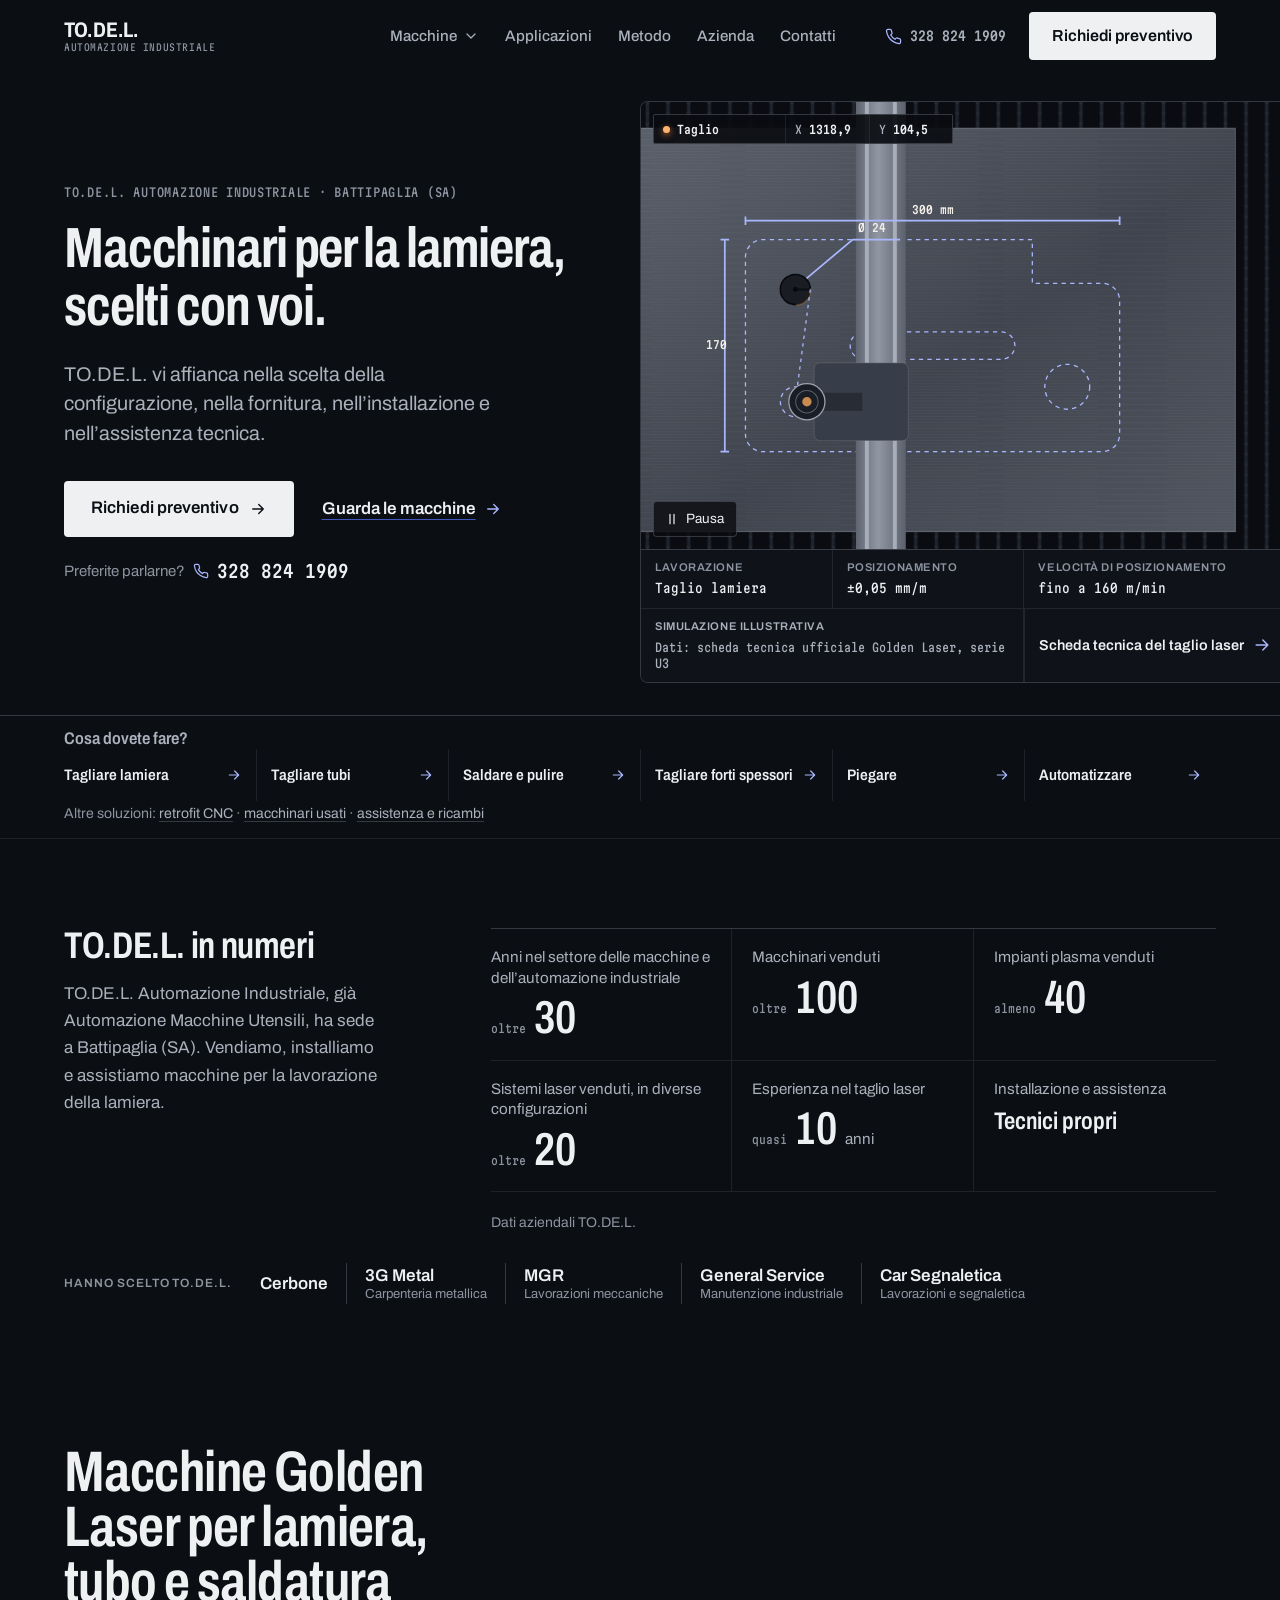
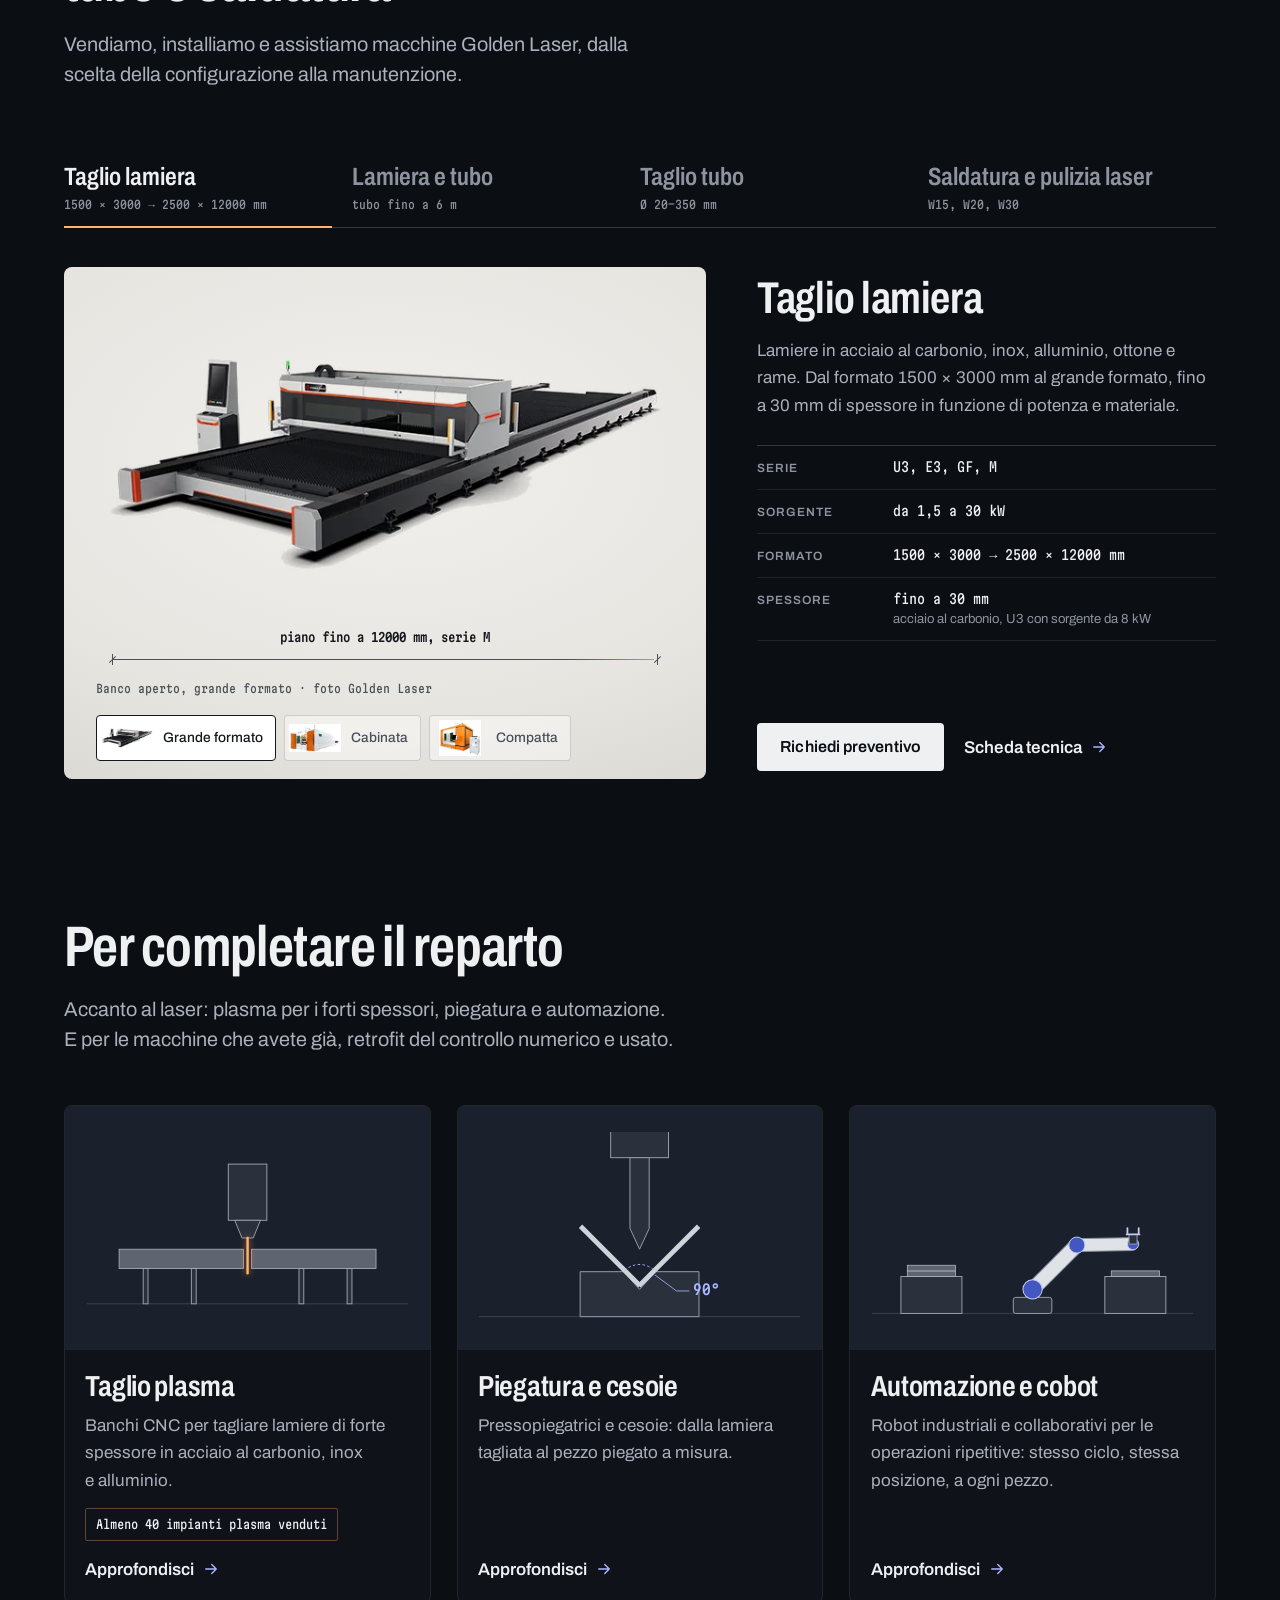
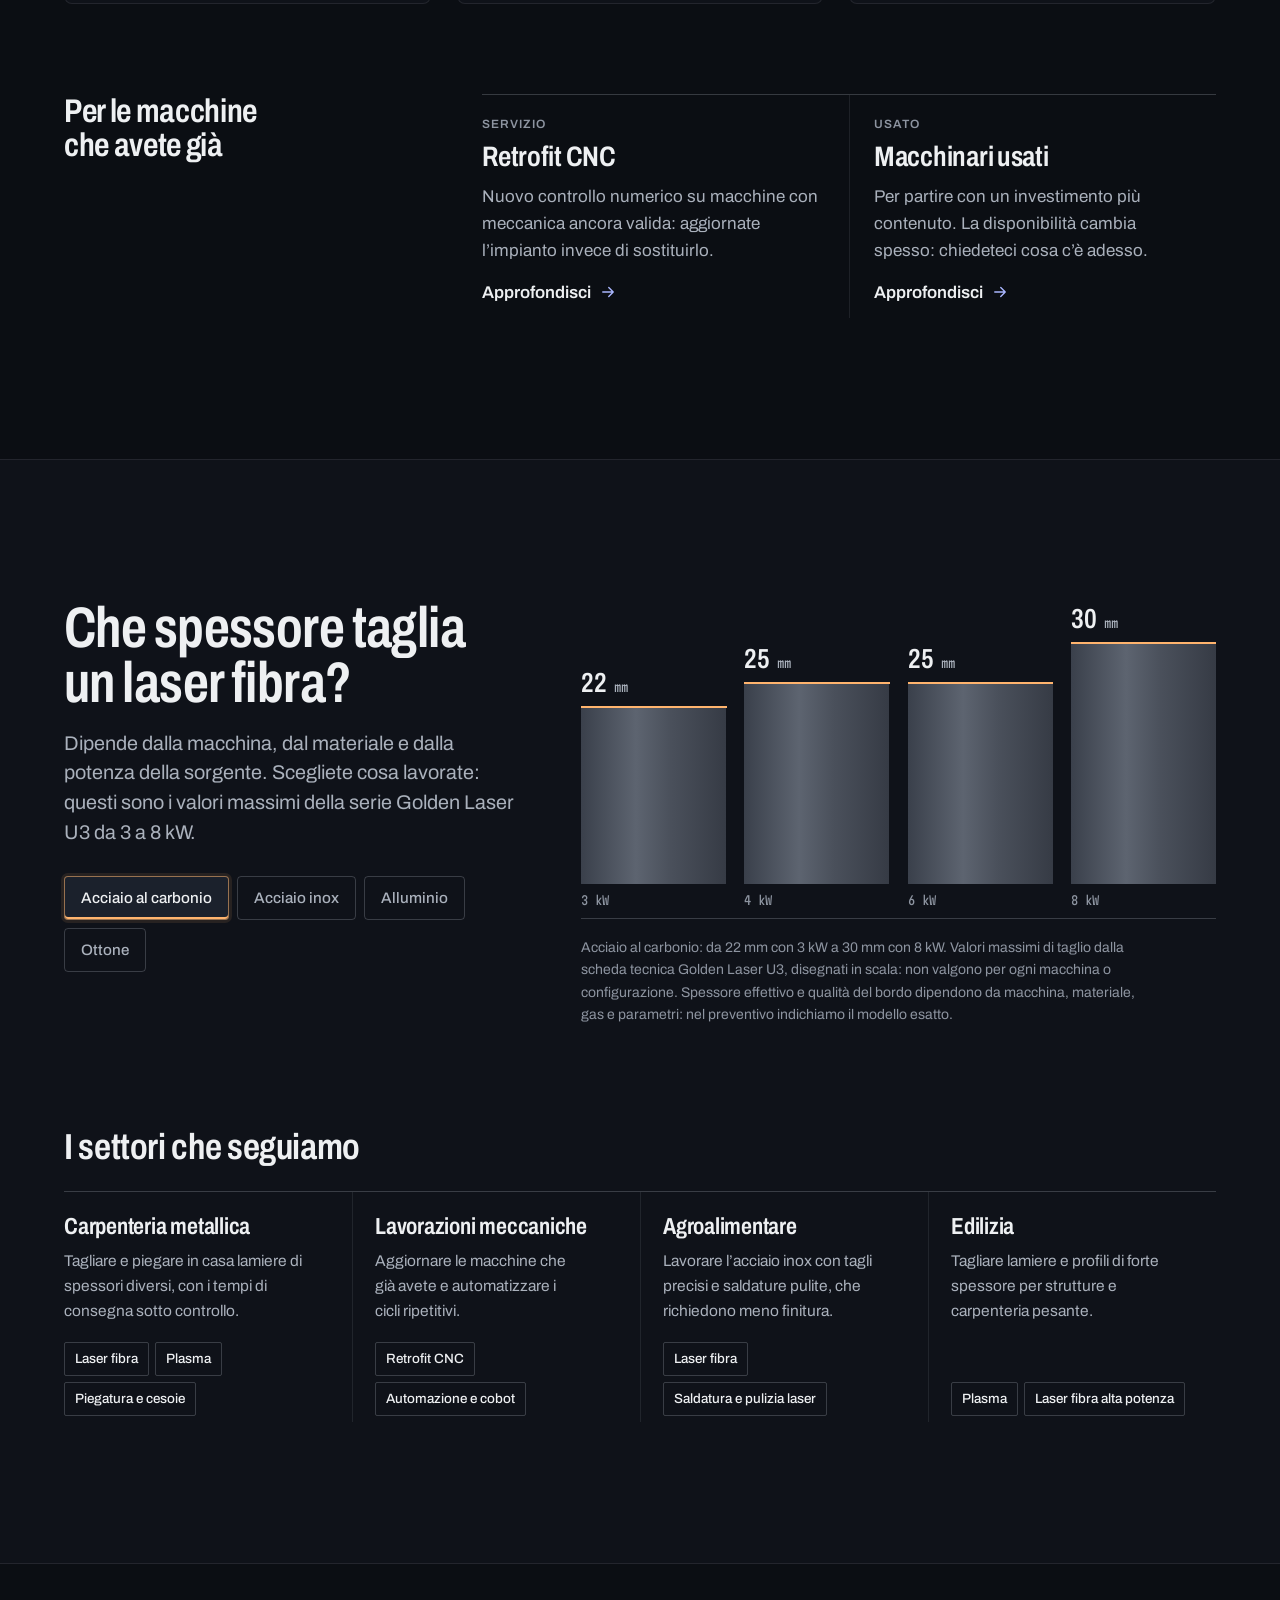
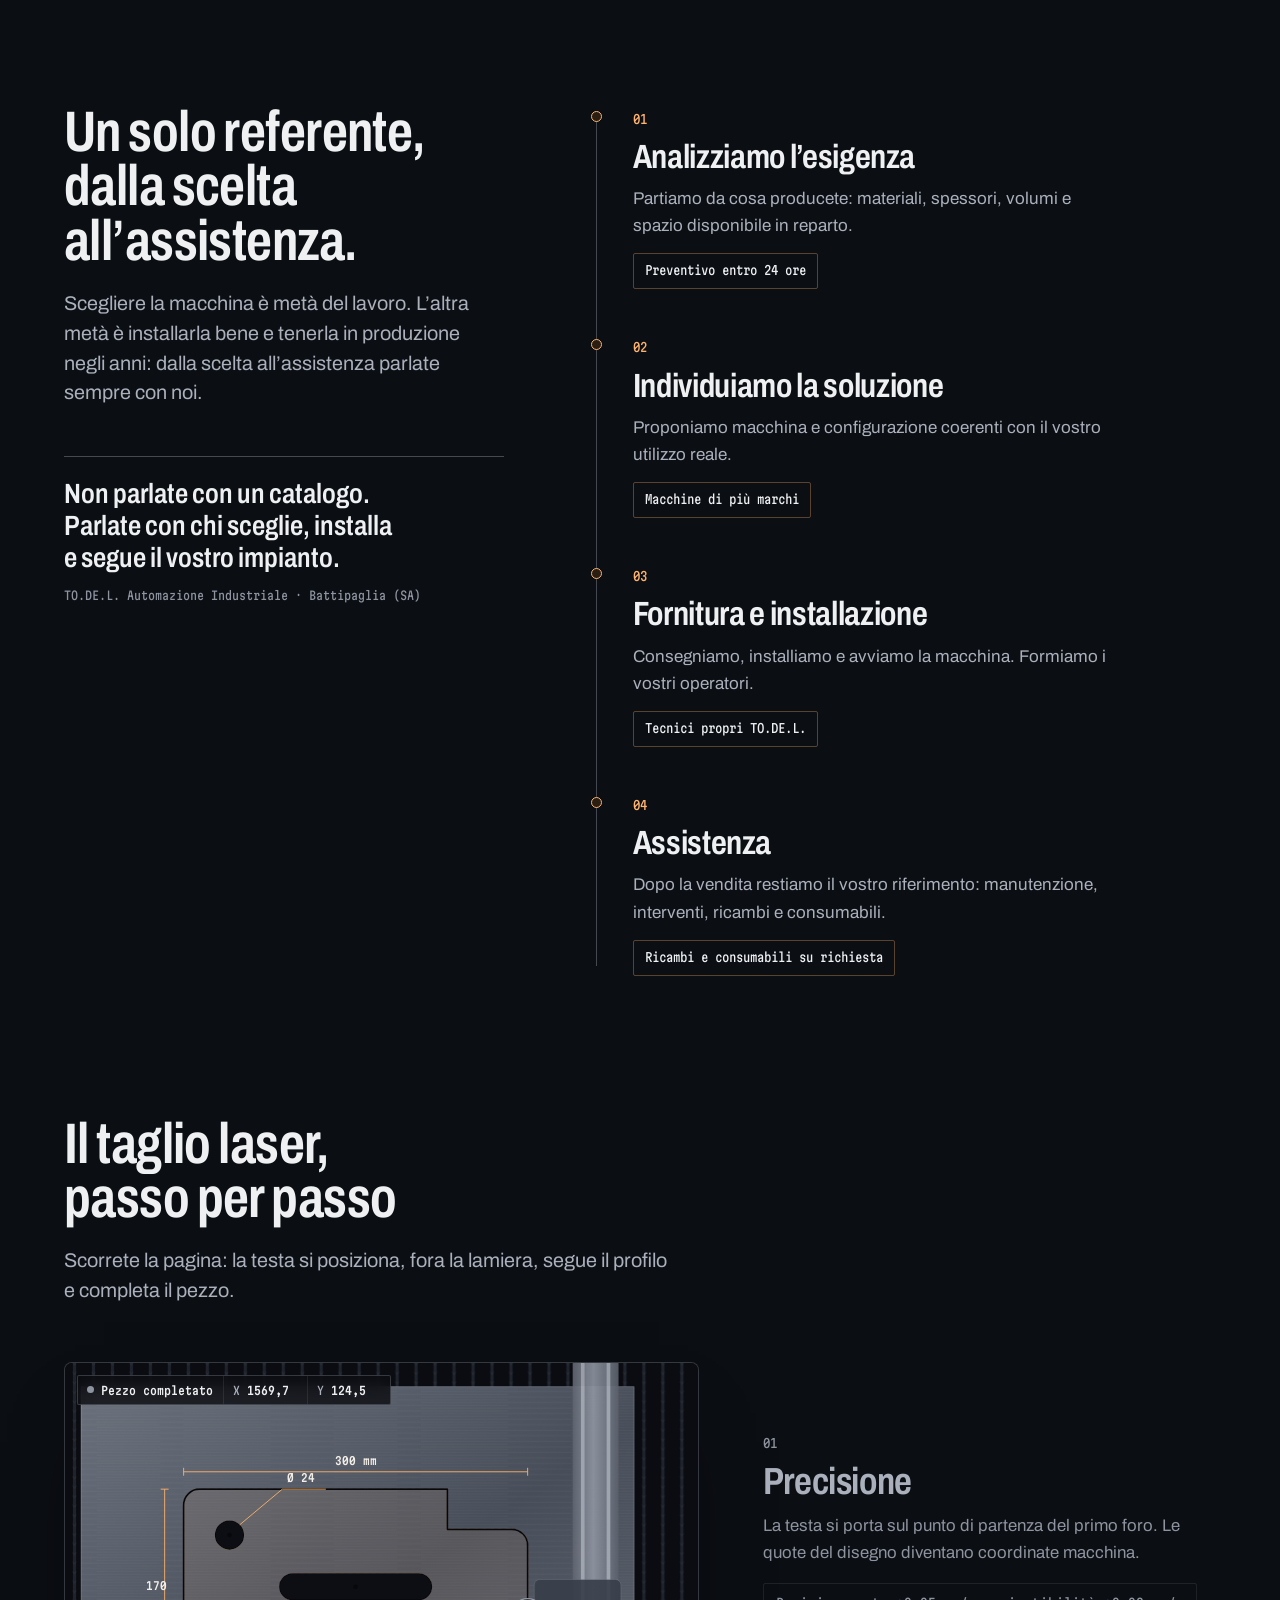
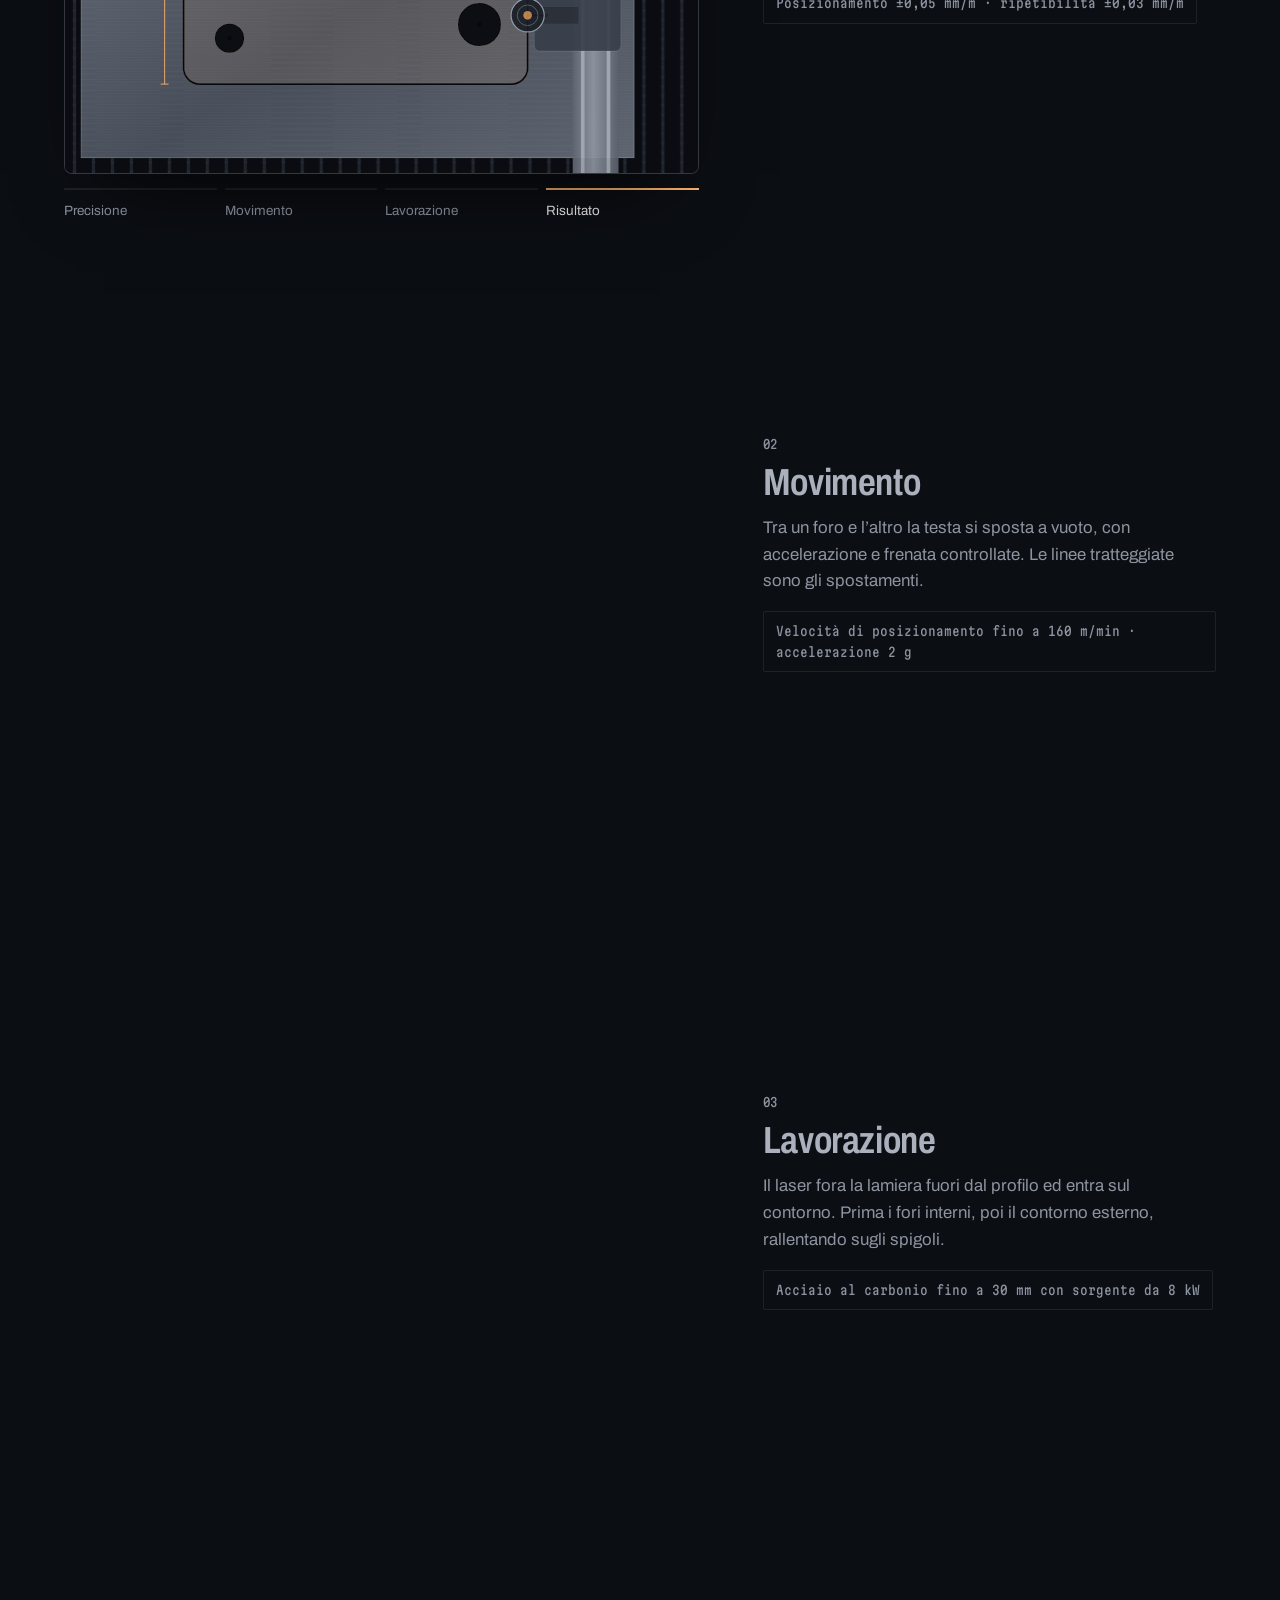
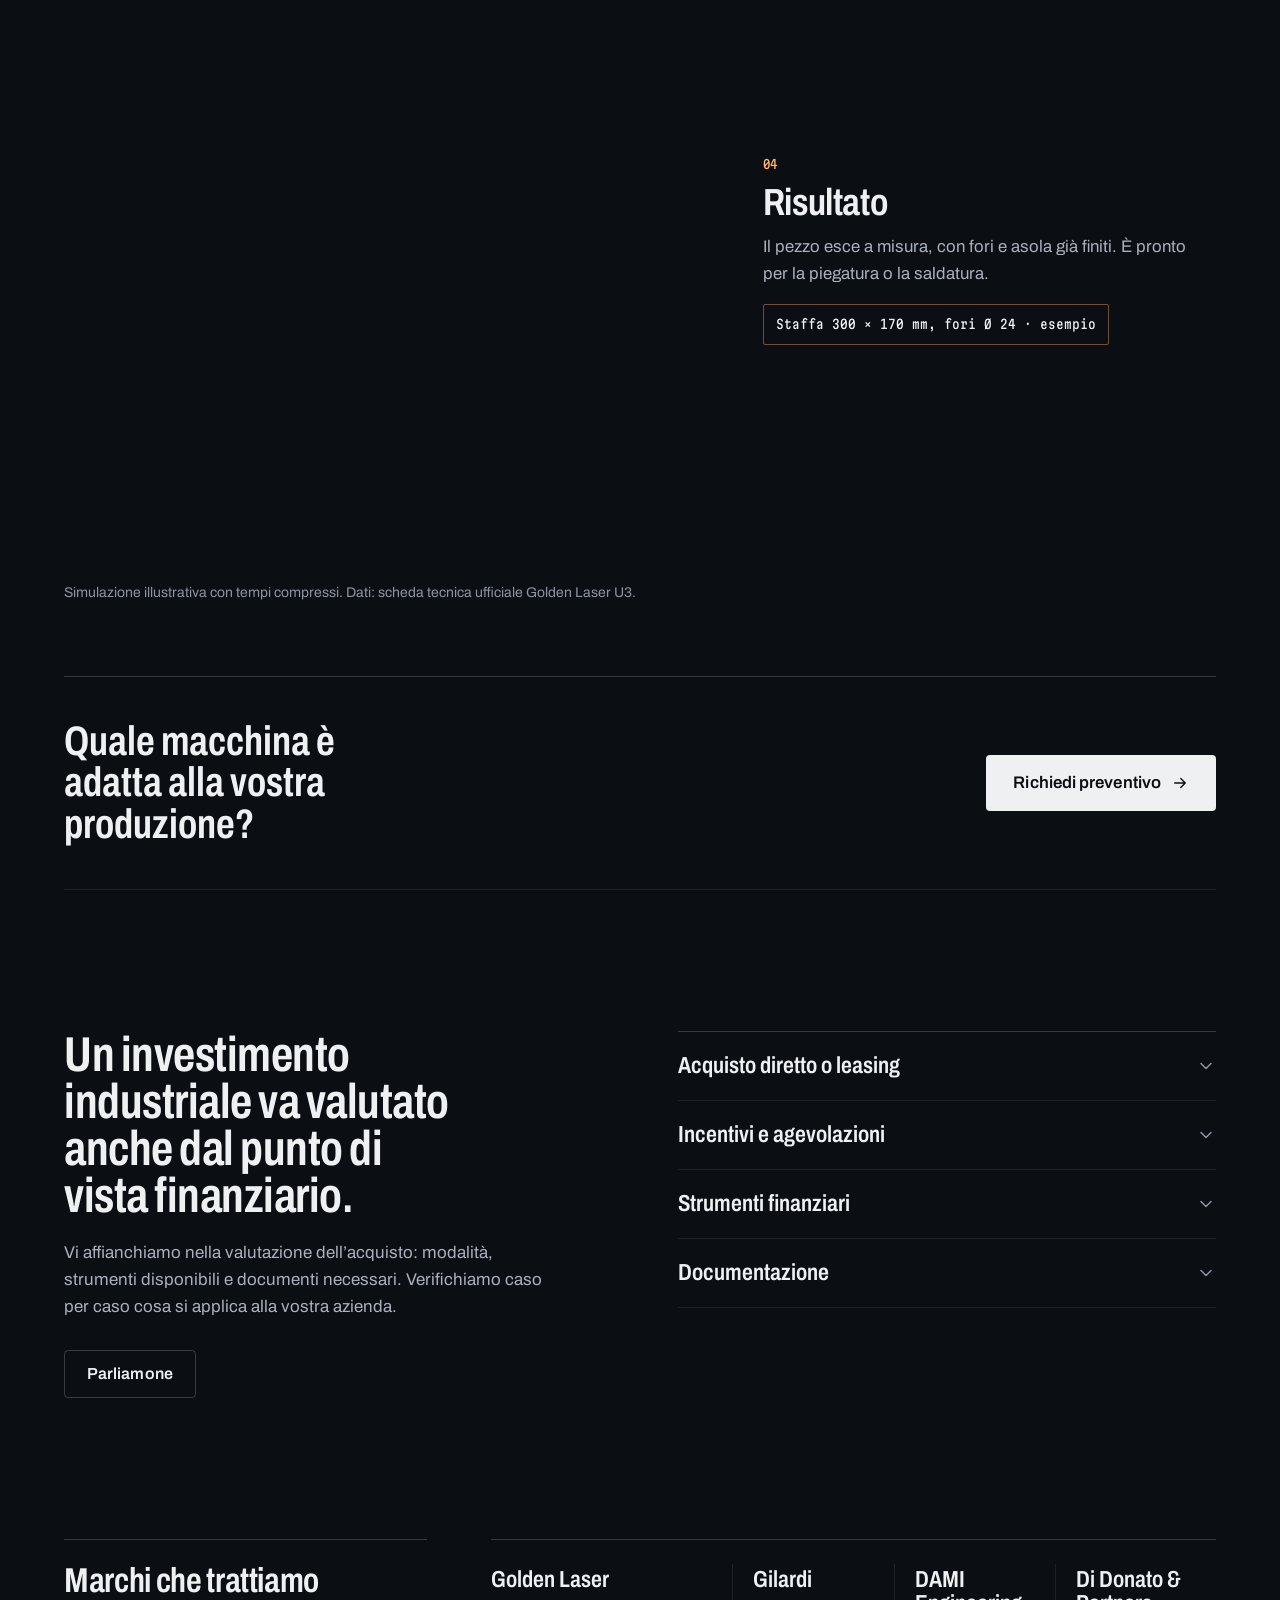
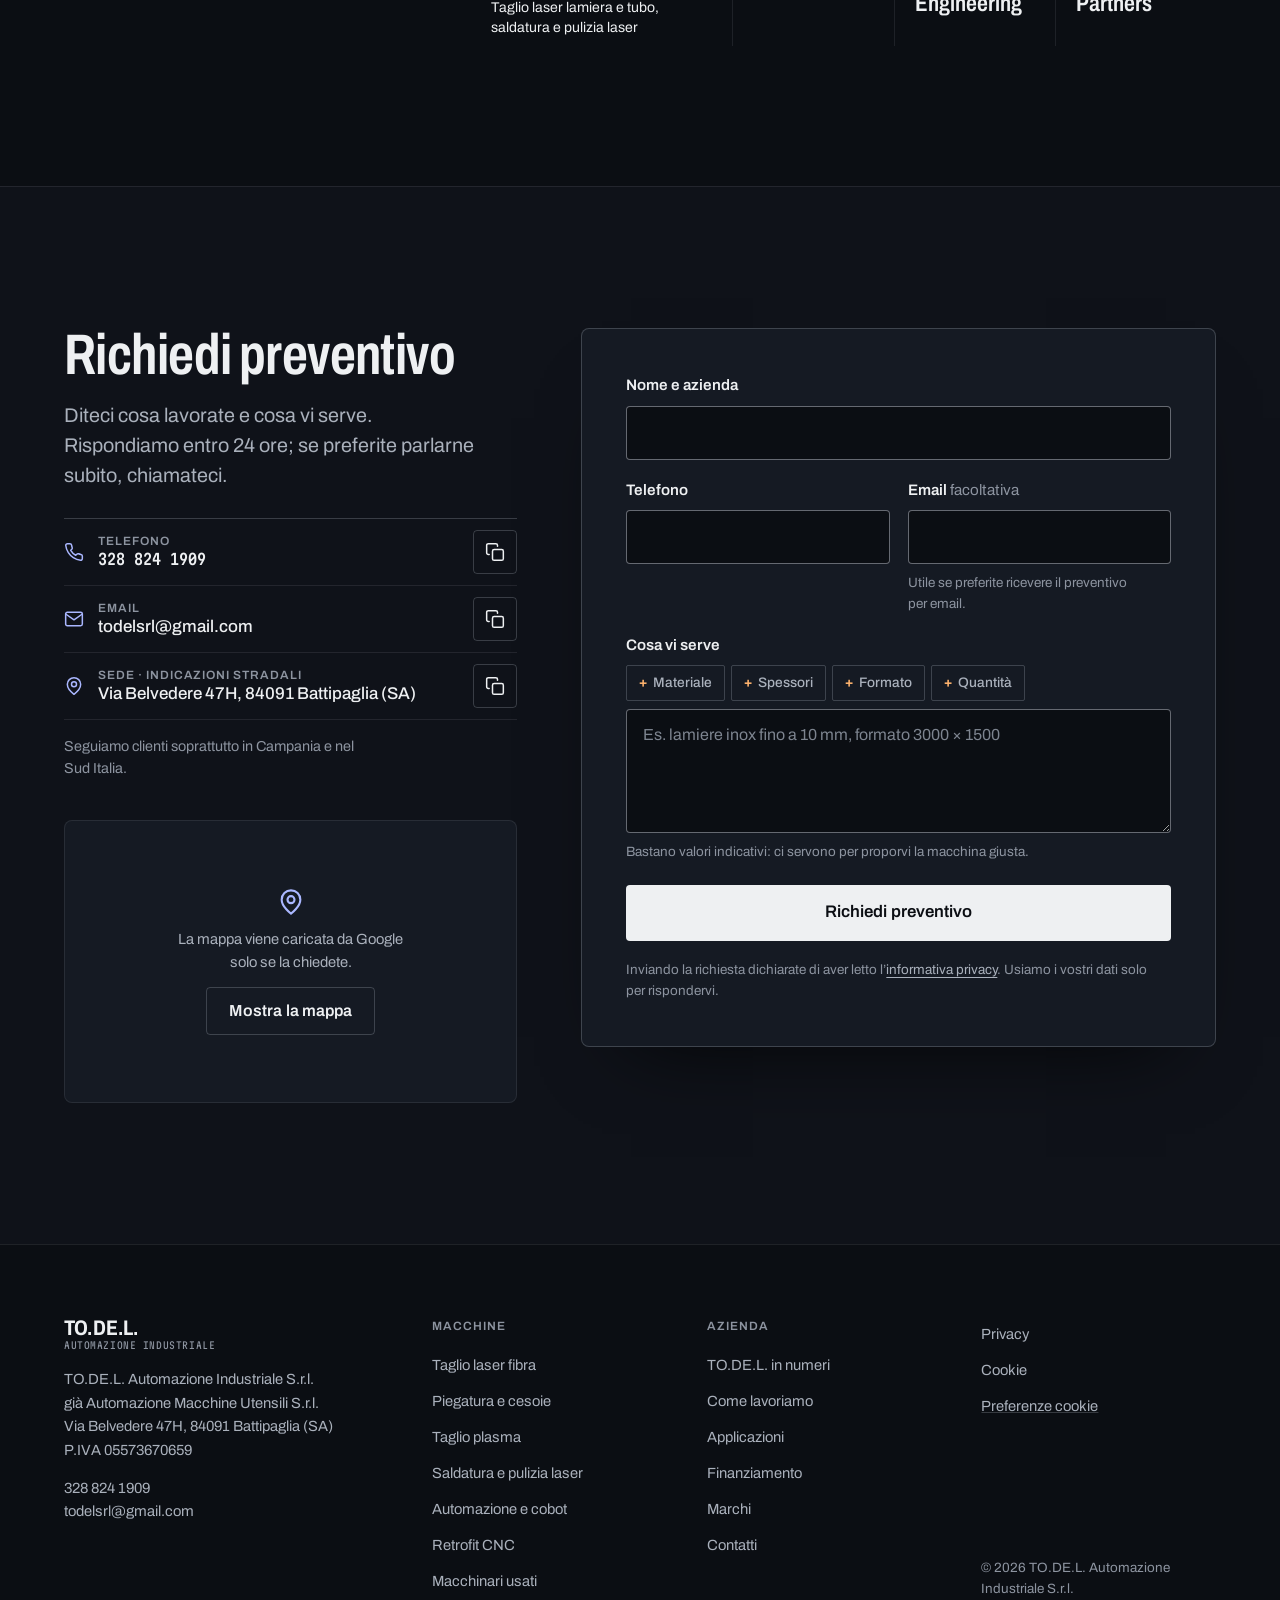
<file: sito-v3/public/index.html>
<!doctype html>
<html lang="it">
<head>
<meta charset="utf-8">
<meta name="viewport" content="width=device-width, initial-scale=1, viewport-fit=cover, interactive-widget=resizes-content">
<title>Taglio laser, plasma e automazione per la lamiera | TO.DE.L.</title>
<meta name="description" content="Taglio laser fibra Golden Laser, plasma, piegatura, saldatura laser, cobot e retrofit CNC. Vendita, installazione e assistenza con tecnici propri da Battipaglia (SA).">
<!-- DOMINIO: sostituire https://DOMINIO-DA-INSERIRE con lo script scripts/imposta-dominio.mjs prima della pubblicazione -->
<link rel="canonical" href="https://DOMINIO-DA-INSERIRE/">
<meta name="theme-color" content="#0b0e13">
<meta name="format-detection" content="telephone=no">
<meta property="og:type" content="website">
<meta property="og:locale" content="it_IT">
<meta property="og:site_name" content="TO.DE.L. Automazione Industriale">
<meta property="og:title" content="TO.DE.L. | Taglio laser, plasma e automazione per la lamiera">
<meta property="og:description" content="Taglio laser, plasma, piegatura e automazione per la lamiera: scelta, installazione e assistenza con un unico referente. Battipaglia (SA).">
<meta property="og:url" content="https://DOMINIO-DA-INSERIRE/">
<meta property="og:image" content="https://DOMINIO-DA-INSERIRE/assets/img/og-todel.jpg">
<meta property="og:image:width" content="1200">
<meta property="og:image:height" content="630">
<meta name="twitter:card" content="summary_large_image">
<link rel="icon" href="assets/img/favicon.svg" type="image/svg+xml">
<link rel="preload" href="assets/fonts/archivo-var.woff2" as="font" type="font/woff2" crossorigin>
<link rel="stylesheet" href="assets/css/style.css">
<link rel="modulepreload" href="assets/js/main.js">
<link rel="modulepreload" href="assets/js/consenso.js">
<script>(function(d){d.classList.add("js");setTimeout(function(){if(!window.todelPronto)d.classList.remove("js")},3500)})(document.documentElement);</script>
<!-- Configurazione: modificare qui i servizi da attivare. Vedi README. -->
<script type="application/json" id="config">
{
  "telefono": "+393288241909",
  "whatsapp": "",
  "modulo": { "endpoint": "/api/richiesta", "turnstileSiteKey": "" },
  "analytics": { "ga4": "" },
  "googleBusinessProfile": "",
  "videoEroe": { "webm": "", "mp4": "", "mp4Mobile": "", "poster": "", "didascalia": "" }
}
</script>
<script type="application/ld+json">
{
  "@context": "https://schema.org",
  "@graph": [
    {
      "@type": "Organization",
      "@id": "https://DOMINIO-DA-INSERIRE/#organizzazione",
      "name": "TO.DE.L. Automazione Industriale S.r.l.",
      "alternateName": ["TO.DE.L.", "Automazione Macchine Utensili S.r.l."],
      "url": "https://DOMINIO-DA-INSERIRE/",
      "logo": "https://DOMINIO-DA-INSERIRE/assets/img/logo-todel.png",
      "vatID": "IT05573670659",
      "email": "todelsrl@gmail.com",
      "telephone": "+39 328 824 1909"
    },
    {
      "@type": "LocalBusiness",
      "@id": "https://DOMINIO-DA-INSERIRE/#sede",
      "name": "TO.DE.L. Automazione Industriale",
      "parentOrganization": { "@id": "https://DOMINIO-DA-INSERIRE/#organizzazione" },
      "description": "Vendita, installazione e assistenza di macchine per la lavorazione della lamiera e l'automazione industriale: taglio laser fibra, taglio plasma, piegatura e cesoie, saldatura e pulizia laser, robot e cobot, retrofit CNC, macchinari usati.",
      "url": "https://DOMINIO-DA-INSERIRE/",
      "image": "https://DOMINIO-DA-INSERIRE/assets/img/og-todel.jpg",
      "telephone": "+39 328 824 1909",
      "email": "todelsrl@gmail.com",
      "address": {
        "@type": "PostalAddress",
        "streetAddress": "Via Belvedere 47H",
        "postalCode": "84091",
        "addressLocality": "Battipaglia",
        "addressRegion": "SA",
        "addressCountry": "IT"
      },
      "hasMap": "https://www.google.com/maps/search/?api=1&query=Via+Belvedere+47H+84091+Battipaglia+SA",
      "areaServed": ["Campania", "Italia meridionale"],
      "hasOfferCatalog": {
        "@type": "OfferCatalog",
        "name": "Macchine e servizi per la lavorazione della lamiera",
        "itemListElement": [
          { "@type": "Offer", "itemOffered": { "@type": "Service", "name": "Taglio laser fibra: vendita, installazione e assistenza" } },
          { "@type": "Offer", "itemOffered": { "@type": "Service", "name": "Taglio plasma CNC" } },
          { "@type": "Offer", "itemOffered": { "@type": "Service", "name": "Pressopiegatrici e cesoie" } },
          { "@type": "Offer", "itemOffered": { "@type": "Service", "name": "Saldatura e pulizia laser" } },
          { "@type": "Offer", "itemOffered": { "@type": "Service", "name": "Automazione, robot e cobot" } },
          { "@type": "Offer", "itemOffered": { "@type": "Service", "name": "Retrofit CNC" } },
          { "@type": "Offer", "itemOffered": { "@type": "Service", "name": "Macchinari industriali usati" } },
          { "@type": "Offer", "itemOffered": { "@type": "Service", "name": "Supporto finanziario per l'acquisto di macchinari" } }
        ]
      }
    }
  ]
}
</script>
<script type="module" src="assets/js/main.js"></script>
</head>
<body>
<svg class="sprite" aria-hidden="true" focusable="false" xmlns="http://www.w3.org/2000/svg">
  <symbol id="i-freccia" viewBox="0 0 24 24"><path d="M5 12h14M13 6l6 6-6 6"/></symbol>
  <symbol id="i-freccia-su" viewBox="0 0 24 24"><path d="M7 17 17 7M8 7h9v9"/></symbol>
  <symbol id="i-telefono" viewBox="0 0 24 24"><path d="M22 16.92v3a2 2 0 0 1-2.18 2 19.79 19.79 0 0 1-8.63-3.07 19.5 19.5 0 0 1-6-6 19.79 19.79 0 0 1-3.07-8.67A2 2 0 0 1 4.11 2h3a2 2 0 0 1 2 1.72c.13.96.36 1.9.7 2.81a2 2 0 0 1-.45 2.11L8.09 9.91a16 16 0 0 0 6 6l1.27-1.27a2 2 0 0 1 2.11-.45c.91.34 1.85.57 2.81.7A2 2 0 0 1 22 16.92z"/></symbol>
  <symbol id="i-mail" viewBox="0 0 24 24"><rect x="2" y="4" width="20" height="16" rx="2"/><path d="m22 6-10 7L2 6"/></symbol>
  <symbol id="i-pin" viewBox="0 0 24 24"><path d="M20 10c0 6-8 12-8 12s-8-6-8-12a8 8 0 0 1 16 0z"/><circle cx="12" cy="10" r="3"/></symbol>
  <symbol id="i-copia" viewBox="0 0 24 24"><rect x="9" y="9" width="13" height="13" rx="2"/><path d="M5 15H4a2 2 0 0 1-2-2V4a2 2 0 0 1 2-2h9a2 2 0 0 1 2 2v1"/></symbol>
  <symbol id="i-spunta" viewBox="0 0 24 24"><path d="M20 6 9 17l-5-5"/></symbol>
  <symbol id="i-menu" viewBox="0 0 24 24"><path d="M4 7h16M4 12h16M4 17h16"/></symbol>
  <symbol id="i-chiudi" viewBox="0 0 24 24"><path d="M18 6 6 18M6 6l12 12"/></symbol>
  <symbol id="i-giu" viewBox="0 0 24 24"><path d="m6 9 6 6 6-6"/></symbol>
  <symbol id="i-pausa" viewBox="0 0 24 24"><path d="M9 5v14M15 5v14"/></symbol>
  <symbol id="i-play" viewBox="0 0 24 24"><path d="M7 5v14l11-7z"/></symbol>
  <symbol id="i-chat" viewBox="0 0 24 24"><path d="M21 11.5a8.4 8.4 0 0 1-9 8.4 8.6 8.6 0 0 1-3.8-.9L3 21l1.9-5.2A8.4 8.4 0 1 1 21 11.5z"/></symbol>
  <symbol id="i-indicazioni" viewBox="0 0 24 24"><path d="M3 11 22 2l-9 19-2-8-8-2z"/></symbol>
</svg>

<a class="salta" href="#contenuto">Vai al contenuto</a>

<header class="nav" data-nav>
  <div class="nav__fila">
    <a class="nav__marchio" href="#inizio" aria-label="TO.DE.L. Automazione Industriale, inizio pagina">
      <span class="marchio-testo" aria-hidden="true"><span class="marchio-testo__nome">TO.DE.L.</span><span class="marchio-testo__sotto">Automazione Industriale</span></span>
    </a>
    <nav class="nav__voci" aria-label="Principale">
      <ul>
        <li class="tendina" data-tendina>
          <button class="nav__link" type="button" aria-expanded="false" aria-controls="menu-macchine" data-tendina-apri>
            Macchine <svg class="i i--piccola" aria-hidden="true"><use href="#i-giu"/></svg>
          </button>
          <div class="tendina__pannello" id="menu-macchine" data-tendina-pannello hidden>
            <p class="tendina__gruppo">Laser</p>
            <ul>
              <li><a href="#taglio-laser-fibra" data-apri="taglio-laser-fibra">Taglio laser fibra <span>lamiera, lamiera e tubo, tubo</span></a></li>
              <li><a href="#saldatura-e-pulizia-laser" data-apri="saldatura-e-pulizia-laser">Saldatura e pulizia laser <span>saldatrici laser portatili 3 in 1</span></a></li>
            </ul>
            <p class="tendina__gruppo">Tecnologie complementari</p>
            <ul>
              <li><a href="#piegatura-e-cesoie" data-apri="piegatura-e-cesoie">Piegatura e cesoie</a></li>
              <li><a href="#taglio-plasma" data-apri="taglio-plasma">Taglio plasma</a></li>
              <li><a href="#automazione-e-cobot" data-apri="automazione-e-cobot">Automazione e cobot</a></li>
            </ul>
            <p class="tendina__gruppo">Servizi e usato</p>
            <ul>
              <li><a href="#retrofit-cnc" data-apri="retrofit-cnc">Retrofit CNC</a></li>
              <li><a href="#macchinari-usati" data-apri="macchinari-usati">Macchinari usati</a></li>
            </ul>
          </div>
        </li>
        <li><a class="nav__link" href="#applicazioni">Applicazioni</a></li>
        <li><a class="nav__link" href="#metodo">Metodo</a></li>
        <li><a class="nav__link" href="#azienda">Azienda</a></li>
        <li><a class="nav__link" href="#contatti">Contatti</a></li>
      </ul>
    </nav>
    <div class="nav__azioni">
      <a class="tasto-icona nav__tel" href="tel:+393288241909" data-traccia="click_telefono" data-origine="navigazione" aria-label="Chiama 328 824 1909"><svg class="i" aria-hidden="true"><use href="#i-telefono"/></svg><span class="nav__tel-numero">328 824 1909</span></a>
      <a class="tasto tasto--primario nav__cta" href="#contatti" data-cta="navigazione">Richiedi preventivo</a>
      <button class="tasto-icona nav__burger" type="button" aria-expanded="false" aria-controls="cassetto" data-cassetto-apri>
        <svg class="i" aria-hidden="true"><use href="#i-menu"/></svg><span class="sr">Apri il menu</span>
      </button>
    </div>
  </div>
</header>

<div class="velo" data-velo hidden></div>
<aside class="cassetto" id="cassetto" role="dialog" aria-modal="true" aria-label="Menu" data-cassetto hidden>
  <div class="cassetto__testa">
    <span class="marchio-testo" aria-hidden="true"><span class="marchio-testo__nome">TO.DE.L.</span><span class="marchio-testo__sotto">Automazione Industriale</span></span>
    <button class="tasto-icona" type="button" data-cassetto-chiudi><svg class="i" aria-hidden="true"><use href="#i-chiudi"/></svg><span class="sr">Chiudi il menu</span></button>
  </div>
  <nav aria-label="Menu mobile">
    <p class="cassetto__gruppo">Macchine</p>
    <ul class="cassetto__macchine">
      <li><a href="#taglio-laser-fibra" data-apri="taglio-laser-fibra">Taglio laser fibra</a></li>
      <li><a href="#piegatura-e-cesoie" data-apri="piegatura-e-cesoie">Piegatura e cesoie</a></li>
      <li><a href="#taglio-plasma" data-apri="taglio-plasma">Taglio plasma</a></li>
      <li><a href="#saldatura-e-pulizia-laser" data-apri="saldatura-e-pulizia-laser">Saldatura e pulizia laser</a></li>
      <li><a href="#automazione-e-cobot" data-apri="automazione-e-cobot">Automazione e cobot</a></li>
      <li><a href="#retrofit-cnc" data-apri="retrofit-cnc">Retrofit CNC</a></li>
      <li><a href="#macchinari-usati" data-apri="macchinari-usati">Macchinari usati</a></li>
    </ul>
    <ul class="cassetto__voci">
      <li><a href="#applicazioni">Applicazioni</a></li>
      <li><a href="#metodo">Metodo</a></li>
      <li><a href="#azienda">Azienda</a></li>
      <li><a href="#finanziamento">Finanziamento</a></li>
      <li><a href="#contatti">Contatti</a></li>
    </ul>
  </nav>
  <div class="cassetto__piede">
    <a class="tasto tasto--primario tasto--pieno" href="#contatti" data-cta="menu-mobile">Richiedi preventivo</a>
    <a class="tasto tasto--secondario tasto--pieno" href="tel:+393288241909" data-traccia="click_telefono" data-origine="menu-mobile"><svg class="i" aria-hidden="true"><use href="#i-telefono"/></svg>328 824 1909</a>
  </div>
</aside>

<main id="contenuto">

  <!-- HERO (prototipo Fase 8): disegno CAM che si taglia, senza foto. Fallback statico nel markup; animazione in main.js -->
  <section class="eroe" id="inizio" aria-labelledby="titolo">
    <div class="eroe__corpo">
      <div class="eroe__testo">
        <p class="eroe__sopra">TO.DE.L.<span class="eroe__sopra-esteso"> Automazione Industriale</span> · Battipaglia (SA)</p>
        <h1 id="titolo">Macchinari <span class="senza-a-capo">per la lamiera,</span><br> scelti con voi.</h1>
        <p class="eroe__sotto">TO.DE.L. vi affianca nella scelta della configurazione, nella fornitura, nell’installazione e nell’assistenza tecnica.</p>
        <div class="eroe__azioni">
          <a class="tasto tasto--primario tasto--grande" href="#contatti" data-cta="hero">Richiedi preventivo <svg class="i i--freccia" aria-hidden="true"><use href="#i-freccia"/></svg></a>
          <a class="link-freccia eroe__secondaria" href="#macchine" data-traccia="click_macchine" data-origine="hero">Guarda le macchine <svg class="i" aria-hidden="true"><use href="#i-freccia"/></svg></a>
        </div>
        <p class="eroe__tel">Preferite parlarne? <a href="tel:+393288241909" data-traccia="click_telefono" data-origine="hero"><svg class="i" aria-hidden="true"><use href="#i-telefono"/></svg><span class="dato">328 824 1909</span></a></p>
      </div>

      <figure class="eroe__sim">
        <div class="sim sim--eroe" data-sim-eroe role="img" aria-label="Simulazione del taglio laser di una staffa su lamiera, vista dall’alto: pezzo di 300 × 170 mm con fori da Ø 24 mm">
          <!-- fotogramma finale generato da taglio.js (scena eroeCam): visibile senza JS e con movimento ridotto -->
          <svg viewBox="0 0 800 520" class="sim__svg sim__statica" focusable="false" preserveAspectRatio="xMidYMid slice" aria-hidden="true"><defs><pattern id="st-lam" width="24" height="24" patternUnits="userSpaceOnUse"><rect width="24" height="24" class="sim__piano"></rect><rect x="10" width="4" height="24" class="sim__lamella"></rect><path d="M10 0 L12 3 L14 0 M10 12 L12 15 L14 12" class="sim__dente"></path></pattern><linearGradient id="st-lmr" x1="0" y1="0" x2="1" y2="1"><stop offset="0" class="sim__lmr-1"></stop><stop offset="0.55" class="sim__lmr-2"></stop><stop offset="1" class="sim__lmr-3"></stop></linearGradient><pattern id="st-spz" width="300" height="7" patternUnits="userSpaceOnUse"><path d="M0 1.5 H120 M150 1.5 H300 M40 5 H260" class="sim__spazzolato"></path></pattern><linearGradient id="st-trv" x1="0" y1="0" x2="1" y2="0"><stop offset="0" class="sim__trv-1"></stop><stop offset="0.45" class="sim__trv-2"></stop><stop offset="1" class="sim__trv-3"></stop></linearGradient><radialGradient id="st-bgl"><stop offset="0" stop-color="#ffffff" stop-opacity="1"></stop><stop offset="0.3" stop-color="#fff1d6" stop-opacity="0.95"></stop><stop offset="0.55" stop-color="#ffad5a" stop-opacity="0.55"></stop><stop offset="1" stop-color="#ff7a2e" stop-opacity="0"></stop></radialGradient></defs><rect x="-10" y="-10" width="820" height="540" fill="url(#st-lam)"></rect><rect x="20" y="30" width="700" height="470" fill="url(#st-lmr)" class="sim__lamiera"></rect><rect x="20" y="30" width="700" height="470" fill="url(#st-spz)"></rect><rect x="20.5" y="30.5" width="699" height="469" class="sim__bordo-lamiera"></rect><g class="sim__lavoro"><g class="sim__pezzo"><path d="M585 319.5 L585 386.2 A20.3 20.3 0 0 1 564.7 406.5 L170.3 406.5 A20.3 20.3 0 0 1 150 386.2 L150 180.3 A20.3 20.3 0 0 1 170.3 160 L483.5 160 L483.5 210.75 L564.7 210.75 A20.3 20.3 0 0 1 585 231.05 L585 319.5 Z M225.4 218 A17.4 17.4 0 1 1 190.6 218 A17.4 17.4 0 1 1 225.4 218 Z M225.4 348.5 A17.4 17.4 0 1 1 190.6 348.5 A17.4 17.4 0 1 1 225.4 348.5 Z M287.75 267.3 L447.25 267.3 A15.95 15.95 0 0 1 447.25 299.2 L287.75 299.2 A15.95 15.95 0 0 1 287.75 267.3 Z M550.2 331.1 A26.1 26.1 0 1 1 498 331.1 A26.1 26.1 0 1 1 550.2 331.1 Z" fill-rule="evenodd" class="sim__programma"></path><path d="M585 319.5 L585 386.2 A20.3 20.3 0 0 1 564.7 406.5 L170.3 406.5 A20.3 20.3 0 0 1 150 386.2 L150 180.3 A20.3 20.3 0 0 1 170.3 160 L483.5 160 L483.5 210.75 L564.7 210.75 A20.3 20.3 0 0 1 585 231.05 L585 319.5 Z M225.4 218 A17.4 17.4 0 1 1 190.6 218 A17.4 17.4 0 1 1 225.4 218 Z M225.4 348.5 A17.4 17.4 0 1 1 190.6 348.5 A17.4 17.4 0 1 1 225.4 348.5 Z M287.75 267.3 L447.25 267.3 A15.95 15.95 0 0 1 447.25 299.2 L287.75 299.2 A15.95 15.95 0 0 1 287.75 267.3 Z M550.2 331.1 A26.1 26.1 0 1 1 498 331.1 A26.1 26.1 0 1 1 550.2 331.1 Z" fill-rule="evenodd" class="sim__finito" style="opacity: 1;"></path><path d="M208 218 L225.4 218 A17.4 17.4 0 1 0 190.6 218 A17.4 17.4 0 1 0 225.4 218" class="sim__solco" stroke-width="2.1" style="stroke-dasharray: 126.727, 136.727; stroke-dashoffset: 0; opacity: 1;"></path><path d="M208 218 L225.4 218 A17.4 17.4 0 1 0 190.6 218 A17.4 17.4 0 1 0 225.4 218" class="sim__caldo" stroke-width="3.1500000000000004" style="opacity: 0;"></path><path d="M225.4 218 A17.4 17.4 0 1 1 190.6 218 A17.4 17.4 0 1 1 225.4 218 Z" class="sim__sfrido" style="opacity: 1;"></path><circle cx="208" cy="218" r="2.8350000000000004" class="sim__foratura" style="opacity: 1;"></circle><path d="M208 348.5 L225.4 348.5 A17.4 17.4 0 1 0 190.6 348.5 A17.4 17.4 0 1 0 225.4 348.5" class="sim__solco" stroke-width="2.1" style="stroke-dasharray: 126.727, 136.727; stroke-dashoffset: 0; opacity: 1;"></path><path d="M208 348.5 L225.4 348.5 A17.4 17.4 0 1 0 190.6 348.5 A17.4 17.4 0 1 0 225.4 348.5" class="sim__caldo" stroke-width="3.1500000000000004" style="opacity: 0;"></path><path d="M225.4 348.5 A17.4 17.4 0 1 1 190.6 348.5 A17.4 17.4 0 1 1 225.4 348.5 Z" class="sim__sfrido" style="opacity: 1;"></path><circle cx="208" cy="348.5" r="2.8350000000000004" class="sim__foratura" style="opacity: 1;"></circle><path d="M367.5 283.25 L367.5 267.3 L287.75 267.3 A15.95 15.95 0 0 0 287.75 299.2 L447.25 299.2 A15.95 15.95 0 0 0 447.25 267.3 L367.5 267.3" class="sim__solco" stroke-width="2.1" style="stroke-dasharray: 435.167, 445.167; stroke-dashoffset: 0; opacity: 1;"></path><path d="M367.5 283.25 L367.5 267.3 L287.75 267.3 A15.95 15.95 0 0 0 287.75 299.2 L447.25 299.2 A15.95 15.95 0 0 0 447.25 267.3 L367.5 267.3" class="sim__caldo" stroke-width="3.1500000000000004" style="opacity: 0;"></path><path d="M287.75 267.3 L447.25 267.3 A15.95 15.95 0 0 1 447.25 299.2 L287.75 299.2 A15.95 15.95 0 0 1 287.75 267.3 Z" class="sim__sfrido" style="opacity: 1;"></path><circle cx="367.5" cy="283.25" r="2.8350000000000004" class="sim__foratura" style="opacity: 1;"></circle><path d="M524.1 331.1 L550.2 331.1 A26.1 26.1 0 1 0 498 331.1 A26.1 26.1 0 1 0 550.2 331.1" class="sim__solco" stroke-width="2.1" style="stroke-dasharray: 190.091, 200.091; stroke-dashoffset: 0; opacity: 1;"></path><path d="M524.1 331.1 L550.2 331.1 A26.1 26.1 0 1 0 498 331.1 A26.1 26.1 0 1 0 550.2 331.1" class="sim__caldo" stroke-width="3.1500000000000004" style="opacity: 0;"></path><path d="M550.2 331.1 A26.1 26.1 0 1 1 498 331.1 A26.1 26.1 0 1 1 550.2 331.1 Z" class="sim__sfrido" style="opacity: 1;"></path><circle cx="524.1" cy="331.1" r="2.8350000000000004" class="sim__foratura" style="opacity: 1;"></circle><path d="M608.2 319.5 L585 319.5 L585 386.2 A20.3 20.3 0 0 1 564.7 406.5 L170.3 406.5 A20.3 20.3 0 0 1 150 386.2 L150 180.3 A20.3 20.3 0 0 1 170.3 160 L483.5 160 L483.5 210.75 L564.7 210.75 A20.3 20.3 0 0 1 585 231.05 L585 319.5" class="sim__solco" stroke-width="2.1" style="stroke-dasharray: 1351.35, 1361.35; stroke-dashoffset: 0; opacity: 1;"></path><path d="M608.2 319.5 L585 319.5 L585 386.2 A20.3 20.3 0 0 1 564.7 406.5 L170.3 406.5 A20.3 20.3 0 0 1 150 386.2 L150 180.3 A20.3 20.3 0 0 1 170.3 160 L483.5 160 L483.5 210.75 L564.7 210.75 A20.3 20.3 0 0 1 585 231.05 L585 319.5" class="sim__caldo" stroke-width="3.1500000000000004" style="opacity: 0;"></path><path d="M585 319.5 L585 386.2 A20.3 20.3 0 0 1 564.7 406.5 L170.3 406.5 A20.3 20.3 0 0 1 150 386.2 L150 180.3 A20.3 20.3 0 0 1 170.3 160 L483.5 160 L483.5 210.75 L564.7 210.75 A20.3 20.3 0 0 1 585 231.05 L585 319.5 Z" class="sim__staccato" style="opacity: 0;"></path><circle cx="608.2" cy="319.5" r="2.8350000000000004" class="sim__foratura" style="opacity: 1;"></circle></g></g><g class="sim__tracce"><path d="M225.4 218 L208 348.5" class="sim__traccia" style="opacity: 1;"></path><path d="M225.4 348.5 L367.5 283.25" class="sim__traccia" style="opacity: 1;"></path><path d="M367.5 267.3 L524.1 331.1" class="sim__traccia" style="opacity: 1;"></path><path d="M550.2 331.1 L608.2 319.5" class="sim__traccia" style="opacity: 1;"></path></g><g class="sim__scintille"></g><g class="sim__portale" transform="translate(752 0)"><rect x="56.96" y="-40" width="58" height="600" class="sim__trave" fill="url(#st-trv)"></rect><rect x="67.4" y="-40" width="4.64" height="600" class="sim__guida"></rect><rect x="99.88" y="-40" width="4.64" height="600" class="sim__guida"></rect></g><g class="sim__carrello" transform="translate(752 468)"><rect x="8.4" y="-45.24" width="109.46000000000001" height="90.48" rx="6.96" class="sim__slitta"></rect><rect x="11.55" y="-10.5" width="52.76" height="21" class="sim__staffa-testa"></rect><circle r="21" class="sim__corpo-testa"></circle><circle r="13.02" class="sim__anello-testa"></circle><circle r="5.46" class="sim__ugello"></circle></g><g class="sim__quote"><path d="M150 138 L585 138" class="sim__quota-linea"></path><path d="M150 133 L150 143 M585 133 L585 143" class="sim__quota-linea"></path><text x="367.5" y="130" class="sim__quota-testo" text-anchor="middle">300 mm</text><path d="M126 160 L126 406.5" class="sim__quota-linea"></path><path d="M121 160 L131 160 M121 406.5 L131 406.5" class="sim__quota-linea"></path><text x="116" y="287.25" class="sim__quota-testo" text-anchor="middle">170</text><path d="M221.05 204.95 L274.7 160 L329.8 160" class="sim__quota-linea"></path><text x="280.5" y="151.3" class="sim__quota-testo">Ø 24</text></g></svg>
          <div class="sim__hud" aria-hidden="true">
            <span class="sim__stato" data-lettura-stato>Pezzo completato</span>
            <span class="sim__coord">X <b data-lettura-x>—</b></span>
            <span class="sim__coord">Y <b data-lettura-y>—</b></span>
          </div>
        </div>
        <figcaption class="eroe__cartiglio">
          <dl>
            <div><dt>Lavorazione</dt><dd>Taglio lamiera</dd></div>
            <div><dt>Posizionamento</dt><dd>±0,05 mm/m</dd></div>
            <div><dt>Velocità di posizionamento</dt><dd>fino a 160 m/min</dd></div>
            <div class="eroe__fonte"><dt>Simulazione illustrativa</dt><dd>Dati: scheda tecnica ufficiale Golden Laser, serie U3</dd></div>
          </dl>
          <a class="eroe__scheda" href="#taglio-laser-fibra" data-apri="taglio-laser-fibra" data-origine="hero-cartiglio">Scheda tecnica del taglio laser <svg class="i" aria-hidden="true"><use href="#i-freccia"/></svg></a>
        </figcaption>
      </figure>
    </div>

    <nav class="eroe__lavorazioni" aria-labelledby="titolo-lavorazioni">
      <div class="contenitore">
        <h2 class="eroe__domanda" id="titolo-lavorazioni">Cosa dovete fare?</h2>
        <ul class="eroe__voci">
          <li><a href="#famiglia-lamiera" data-origine="hero-lavorazioni">Tagliare lamiera <svg class="i" aria-hidden="true"><use href="#i-freccia"/></svg></a></li>
          <li><a href="#famiglia-lamiera-tubo" data-origine="hero-lavorazioni">Tagliare tubi <svg class="i" aria-hidden="true"><use href="#i-freccia"/></svg></a></li>
          <li><a href="#famiglia-saldatura" data-origine="hero-lavorazioni">Saldare e pulire <svg class="i" aria-hidden="true"><use href="#i-freccia"/></svg></a></li>
          <li><a href="#applicazioni" data-origine="hero-lavorazioni">Tagliare forti spessori <svg class="i" aria-hidden="true"><use href="#i-freccia"/></svg></a></li>
          <li><a href="#piegatura-e-cesoie" data-apri="piegatura-e-cesoie" data-origine="hero-lavorazioni">Piegare <svg class="i" aria-hidden="true"><use href="#i-freccia"/></svg></a></li>
          <li><a href="#automazione-e-cobot" data-apri="automazione-e-cobot" data-origine="hero-lavorazioni">Automatizzare <svg class="i" aria-hidden="true"><use href="#i-freccia"/></svg></a></li>
        </ul>
        <p class="eroe__altre">Altre soluzioni: <a href="#retrofit-cnc" data-apri="retrofit-cnc" data-origine="hero-altre">retrofit CNC</a> · <a href="#macchinari-usati" data-apri="macchinari-usati" data-origine="hero-altre">macchinari usati</a> · <a href="#contatti" data-origine="hero-altre">assistenza e ricambi</a></p>
      </div>
    </nav>
  </section>

  <!-- AZIENDA: i numeri verificati, come una distinta -->
  <section class="azienda" id="azienda" aria-labelledby="titolo-azienda">
    <div class="contenitore">
      <div class="azienda__griglia">
        <div class="azienda__testa">
          <h2 id="titolo-azienda">TO.DE.L. in numeri</h2>
          <p>TO.DE.L. Automazione Industriale, già Automazione Macchine Utensili, ha sede a Battipaglia (SA). Vendiamo, installiamo e assistiamo macchine per la lavorazione della lamiera.</p>
        </div>
        <div>
          <dl class="distinta">
            <div><dt>Anni nel settore delle macchine e dell’automazione industriale</dt><dd><span class="distinta__pre">oltre</span><span class="distinta__n">30</span></dd></div>
            <div><dt>Macchinari venduti</dt><dd><span class="distinta__pre">oltre</span><span class="distinta__n">100</span></dd></div>
            <div><dt>Impianti plasma venduti</dt><dd><span class="distinta__pre">almeno</span><span class="distinta__n">40</span></dd></div>
            <div><dt>Sistemi laser venduti, in diverse configurazioni</dt><dd><span class="distinta__pre">oltre</span><span class="distinta__n">20</span></dd></div>
            <div><dt>Esperienza nel taglio laser</dt><dd><span class="distinta__pre">quasi</span><span class="distinta__n">10</span><span class="distinta__u">anni</span></dd></div>
            <div><dt>Installazione e assistenza</dt><dd><span class="distinta__marchio">Tecnici propri</span></dd></div>
          </dl>
          <p class="nota">Dati aziendali TO.DE.L.</p>
        </div>
      </div>
      <div class="clienti" id="clienti">
        <h2 class="clienti__titolo">Hanno scelto TO.DE.L.</h2>
        <ul class="clienti__lista">
          <li><strong>Cerbone</strong></li>
          <li><strong>3G Metal</strong><span>Carpenteria metallica</span></li>
          <li><strong>MGR</strong><span>Lavorazioni meccaniche</span></li>
          <li><strong>General Service</strong><span>Manutenzione industriale</span></li>
          <li><strong>Car Segnaletica</strong><span>Lavorazioni e segnaletica</span></li>
        </ul>
      </div>
    </div>
  </section>

  <!-- MACCHINE GOLDEN LASER: una lastra da catalogo per famiglia. Su computer diventano schede (main.js) -->
  <section class="sezione" id="macchine" aria-labelledby="titolo-macchine">
    <div class="contenitore">
      <header class="testa-sezione">
        <h2 id="titolo-macchine">Macchine Golden Laser per lamiera, tubo e saldatura</h2>
        <p>Vendiamo, installiamo e assistiamo macchine Golden Laser, dalla scelta della configurazione alla manutenzione.</p>
      </header>

      <div class="famiglie" data-famiglie>
        <section class="famiglia" id="famiglia-lamiera" data-famiglia data-breve="1500 × 3000 → 2500 × 12000 mm" aria-labelledby="fam-lamiera">
          <div class="famiglia__lastra" data-faro>
            <figure class="famiglia__foto" data-galleria>
              <img src="assets/img/gl/lamiera-grande-formato.webp" alt="Golden Laser per lamiera: banco aperto di grande formato con portale e cabina di controllo" width="600" height="237" loading="lazy" decoding="async" data-galleria-img>
            </figure>
            <div class="quota famiglia__quota" aria-hidden="true">
              <span class="quota__valore">piano fino a 12000 mm, serie M</span>
              <span class="quota__asse"><span class="linea-taglio" data-linea-taglio><span></span></span><span class="quota__tratto quota__tratto--a"></span><span class="quota__tratto quota__tratto--b"></span></span>
            </div>
            <p class="famiglia__didascalia" data-galleria-didascalia>Banco aperto, grande formato · foto Golden Laser</p>
            <ul class="varianti" aria-label="Configurazioni per lamiera">
              <li><button type="button" class="variante" aria-pressed="true" data-src="assets/img/gl/lamiera-grande-formato.webp" data-w="600" data-h="237" data-alt="Golden Laser per lamiera: banco aperto di grande formato con portale e cabina di controllo" data-didascalia="Banco aperto, grande formato · foto Golden Laser"><img src="assets/img/gl/lamiera-grande-formato.webp" alt="" width="600" height="237" loading="lazy" decoding="async">Grande formato</button></li>
              <li><button type="button" class="variante" aria-pressed="false" data-src="assets/img/gl/lamiera-cabinata.webp" data-w="559" data-h="306" data-alt="Golden Laser per lamiera: macchina cabinata con portelli arancioni e pannello di controllo orientabile" data-didascalia="Cabinata, con piano di scambio · foto Golden Laser"><img src="assets/img/gl/lamiera-cabinata.webp" alt="" width="559" height="306" loading="lazy" decoding="async">Cabinata</button></li>
              <li><button type="button" class="variante" aria-pressed="false" data-src="assets/img/gl/lamiera-compatta.webp" data-w="470" data-h="399" data-alt="Golden Laser per lamiera: macchina compatta cabinata arancione con refrigeratore" data-didascalia="Compatta, cabinata · foto Golden Laser"><img src="assets/img/gl/lamiera-compatta.webp" alt="" width="470" height="399" loading="lazy" decoding="async">Compatta</button></li>
            </ul>
          </div>
          <div class="famiglia__scheda">
            <h3 id="fam-lamiera" style="--i:0">Taglio lamiera</h3>
            <p class="famiglia__uso" style="--i:1">Lamiere in acciaio al carbonio, inox, alluminio, ottone e rame. Dal formato 1500 × 3000 mm al grande formato, fino a 30 mm di spessore in funzione di potenza e materiale.</p>
            <dl class="dati" style="--i:2">
              <div><dt>Serie</dt><dd>U3, E3, GF, M</dd></div>
              <div><dt>Sorgente</dt><dd>da 1,5 a 30 kW</dd></div>
              <div><dt>Formato</dt><dd>1500 × 3000 → 2500 × 12000 mm</dd></div>
              <div><dt>Spessore</dt><dd>fino a 30 mm<small>acciaio al carbonio, U3 con sorgente da 8 kW</small></dd></div>
            </dl>
            <div class="famiglia__azioni" style="--i:3">
              <a class="tasto tasto--primario" href="#contatti" data-prefill="Taglio laser fibra" data-cta="macchine-lamiera">Richiedi preventivo</a>
              <a class="link-freccia" href="#taglio-laser-fibra" data-apri="taglio-laser-fibra" data-origine="macchine-lamiera">Scheda tecnica <svg class="i" aria-hidden="true"><use href="#i-freccia"/></svg></a>
            </div>
          </div>
        </section>

        <section class="famiglia" id="famiglia-lamiera-tubo" data-famiglia data-breve="tubo fino a 6 m" aria-labelledby="fam-lamiera-tubo">
          <div class="famiglia__lastra" data-faro>
            <figure class="famiglia__foto" data-galleria>
              <img src="assets/img/gl/lamiera-tubo-aperta.webp" alt="Golden Laser per lamiera e tubo: banco aperto con mandrino rotante per i tubi sul lato" width="598" height="264" loading="lazy" decoding="async" data-galleria-img>
            </figure>
            <div class="quota famiglia__quota" aria-hidden="true">
              <span class="quota__valore">tubo fino a 6000 mm</span>
              <span class="quota__asse"><span class="linea-taglio" data-linea-taglio><span></span></span><span class="quota__tratto quota__tratto--a"></span><span class="quota__tratto quota__tratto--b"></span></span>
            </div>
            <p class="famiglia__didascalia" data-galleria-didascalia>Banco aperto con mandrino per tubi · foto Golden Laser</p>
            <ul class="varianti" aria-label="Configurazioni per lamiera e tubo">
              <li><button type="button" class="variante" aria-pressed="true" data-src="assets/img/gl/lamiera-tubo-aperta.webp" data-w="598" data-h="264" data-alt="Golden Laser per lamiera e tubo: banco aperto con mandrino rotante per i tubi sul lato" data-didascalia="Banco aperto con mandrino per tubi · foto Golden Laser"><img src="assets/img/gl/lamiera-tubo-aperta.webp" alt="" width="598" height="264" loading="lazy" decoding="async">Aperta</button></li>
              <li><button type="button" class="variante" aria-pressed="false" data-src="assets/img/gl/lamiera-tubo-cabinata.webp" data-w="587" data-h="334" data-alt="Golden Laser per lamiera e tubo: macchina cabinata con serranda laterale e mandrino del tubo" data-didascalia="Cabinata, con mandrino per tubi · foto Golden Laser"><img src="assets/img/gl/lamiera-tubo-cabinata.webp" alt="" width="587" height="334" loading="lazy" decoding="async">Cabinata</button></li>
              <li><button type="button" class="variante is-foto" aria-pressed="false" data-foto data-src="assets/img/gl/gf1530jht-fronte.webp" data-w="750" data-h="562" data-alt="Golden Laser GF-1530JHT in un capannone, vista frontale con pannello di controllo e portelli aperti" data-didascalia="GF-1530JHT in officina · foto Golden Laser"><img src="assets/img/gl/gf1530jht-fronte.webp" alt="" width="750" height="562" loading="lazy" decoding="async">GF-1530JHT</button></li>
            </ul>
          </div>
          <div class="famiglia__scheda">
            <h3 id="fam-lamiera-tubo" style="--i:0">Lamiera e tubo</h3>
            <p class="famiglia__uso" style="--i:1">Lamiere, tubi tondi e quadri sulla stessa macchina: un solo impianto per carpenteria e strutture.</p>
            <dl class="dati" style="--i:2">
              <div><dt>Modelli</dt><dd>E3t Plus, GF-1530JHT</dd></div>
              <div><dt>Sorgente</dt><dd>da 1 a 4 kW</dd></div>
              <div><dt>Lamiera</dt><dd>da 1500 × 3000 mm</dd></div>
              <div><dt>Tubo</dt><dd>Ø 20-200 mm · fino a 6 m<small>Ø 20-160 mm sulla GF-1530JHT</small></dd></div>
            </dl>
            <div class="famiglia__azioni" style="--i:3">
              <a class="tasto tasto--primario" href="#contatti" data-prefill="Taglio laser fibra" data-cta="macchine-lamiera-tubo">Richiedi preventivo</a>
              <a class="link-freccia" href="#taglio-laser-fibra" data-apri="taglio-laser-fibra" data-origine="macchine-lamiera-tubo">Scheda tecnica <svg class="i" aria-hidden="true"><use href="#i-freccia"/></svg></a>
            </div>
          </div>
        </section>

        <section class="famiglia" id="famiglia-tubo" data-famiglia data-breve="Ø 20-350 mm" aria-labelledby="fam-tubo">
          <div class="famiglia__lastra" data-faro>
            <figure class="famiglia__foto" data-galleria>
              <img src="assets/img/gl/tubo-3d-5assi.webp" alt="Golden Laser per tubi 3D a 5 assi, serie i25A-3D / i35A-3D: linea cabinata con carico e scarico laterali" width="573" height="182" loading="lazy" decoding="async" data-galleria-img>
            </figure>
            <div class="quota famiglia__quota" aria-hidden="true">
              <span class="quota__valore">Ø 20-350 mm</span>
              <span class="quota__asse"><span class="linea-taglio" data-linea-taglio><span></span></span><span class="quota__tratto quota__tratto--a"></span><span class="quota__tratto quota__tratto--b"></span></span>
            </div>
            <p class="famiglia__didascalia" data-galleria-didascalia>Tubo 3D a 5 assi, serie i25A-3D / i35A-3D · foto Golden Laser</p>
            <ul class="varianti" aria-label="Configurazioni per tubo">
              <li><button type="button" class="variante" aria-pressed="true" data-src="assets/img/gl/tubo-3d-5assi.webp" data-w="573" data-h="182" data-alt="Golden Laser per tubi 3D a 5 assi, serie i25A-3D / i35A-3D: linea cabinata con carico e scarico laterali" data-didascalia="Tubo 3D a 5 assi, serie i25A-3D / i35A-3D · foto Golden Laser"><img src="assets/img/gl/tubo-3d-5assi.webp" alt="" width="573" height="182" loading="lazy" decoding="async">3D a 5 assi</button></li>
              <li><button type="button" class="variante" aria-pressed="false" data-src="assets/img/gl/tubo-s12r.webp" data-w="525" data-h="144" data-alt="Golden Laser S12R per tubi tondi, con caricatore a sinistra e testa di taglio cabinata a destra" data-didascalia="S12R, tubi tondi · foto Golden Laser"><img src="assets/img/gl/tubo-s12r.webp" alt="" width="525" height="144" loading="lazy" decoding="async">S12R</button></li>
              <li><button type="button" class="variante" aria-pressed="false" data-src="assets/img/gl/tubo-caricatore.webp" data-w="600" data-h="190" data-alt="Golden Laser per tubi: linea di taglio con alimentazione laterale e banco di scarico" data-didascalia="Linea di taglio tubo · foto Golden Laser"><img src="assets/img/gl/tubo-caricatore.webp" alt="" width="600" height="190" loading="lazy" decoding="async">Linea</button></li>
            </ul>
          </div>
          <div class="famiglia__scheda">
            <h3 id="fam-tubo" style="--i:0">Taglio tubo</h3>
            <p class="famiglia__uso" style="--i:1">Tubi tondi, quadri e profili. Sulle macchine 3D a 5 assi la testa si inclina e taglia anche a 45°.</p>
            <dl class="dati" style="--i:2">
              <div><dt>Serie</dt><dd>i25, i35, i25A-3D, S12R, Mega4</dd></div>
              <div><dt>Sorgente</dt><dd>da 1,5 a 6 kW<small>serie i25 / i35</small></dd></div>
              <div><dt>Tubo tondo</dt><dd>Ø 20-350 mm<small>Ø 20-250 mm sulla serie i25</small></dd></div>
              <div><dt>Lunghezza</dt><dd>6 m<small>serie i25 / i35</small></dd></div>
            </dl>
            <div class="famiglia__azioni" style="--i:3">
              <a class="tasto tasto--primario" href="#contatti" data-prefill="Taglio laser fibra" data-cta="macchine-tubo">Richiedi preventivo</a>
              <a class="link-freccia" href="#taglio-laser-fibra" data-apri="taglio-laser-fibra" data-origine="macchine-tubo">Scheda tecnica <svg class="i" aria-hidden="true"><use href="#i-freccia"/></svg></a>
            </div>
          </div>
        </section>

        <section class="famiglia" id="famiglia-saldatura" data-famiglia data-breve="W15, W20, W30" aria-labelledby="fam-saldatura">
          <div class="famiglia__lastra" data-faro>
            <figure class="famiglia__foto" data-galleria>
              <img src="assets/img/gl/saldatrice-w.webp" alt="Saldatrice laser portatile Golden Laser serie W: unità con schermo, pulsanti e fibra avvolta sul fianco" width="287" height="398" loading="lazy" decoding="async" data-galleria-img>
            </figure>
            <div class="quota famiglia__quota" aria-hidden="true">
              <span class="quota__valore">oscillazione del fascio 0-5 mm</span>
              <span class="quota__asse"><span class="linea-taglio" data-linea-taglio><span></span></span><span class="quota__tratto quota__tratto--a"></span><span class="quota__tratto quota__tratto--b"></span></span>
            </div>
            <p class="famiglia__didascalia" data-galleria-didascalia>Saldatrice portatile 3 in 1, serie W · foto Golden Laser</p>
            <ul class="varianti" aria-label="Configurazioni per la saldatura laser">
              <li><button type="button" class="variante" aria-pressed="true" data-src="assets/img/gl/saldatrice-w.webp" data-w="287" data-h="398" data-alt="Saldatrice laser portatile Golden Laser serie W: unità con schermo, pulsanti e fibra avvolta sul fianco" data-didascalia="Saldatrice portatile 3 in 1, serie W · foto Golden Laser"><img src="assets/img/gl/saldatrice-w.webp" alt="" width="287" height="398" loading="lazy" decoding="async">Portatile</button></li>
              <li><button type="button" class="variante" aria-pressed="false" data-src="assets/img/gl/saldatura-robot-r.webp" data-w="452" data-h="358" data-alt="Golden Laser serie R: braccio robotico a 6 assi con testa di saldatura laser su un tubo in posizione" data-didascalia="Saldatura laser con braccio robotico, serie R · foto Golden Laser"><img src="assets/img/gl/saldatura-robot-r.webp" alt="" width="452" height="358" loading="lazy" decoding="async">Con robot</button></li>
            </ul>
          </div>
          <div class="famiglia__scheda">
            <h3 id="fam-saldatura" style="--i:0">Saldatura e pulizia laser</h3>
            <p class="famiglia__uso" style="--i:1">Saldatrici laser portatili 3 in 1: saldano, puliscono e tagliano con la stessa sorgente. Per la sola pulizia, le pulitrici laser della serie Clean. Per i lavori in serie, la saldatura laser con braccio robotico.</p>
            <dl class="dati" style="--i:2">
              <div><dt>Modelli</dt><dd>W15, W20, W30<small>portatili; con braccio robotico: serie R</small></dd></div>
              <div><dt>Sorgente</dt><dd>1,5, 2 e 3 kW</dd></div>
              <div><dt>Velocità</dt><dd>fino a 120 mm/s</dd></div>
              <div><dt>Spessore</dt><dd>fino a 3 mm (W15) · 5 mm (W20)<small>saldatura, dati Golden Laser</small></dd></div>
            </dl>
            <div class="famiglia__azioni" style="--i:3">
              <a class="tasto tasto--primario" href="#contatti" data-prefill="Saldatura e pulizia laser" data-cta="macchine-saldatura">Richiedi preventivo</a>
              <a class="link-freccia" href="#saldatura-e-pulizia-laser" data-apri="saldatura-e-pulizia-laser" data-origine="macchine-saldatura">Scheda tecnica <svg class="i" aria-hidden="true"><use href="#i-freccia"/></svg></a>
            </div>
          </div>
        </section>
      </div>
    </div>
  </section>

  <!-- TECNOLOGIE COMPLEMENTARI E SERVIZI: tre tavole con foto, poi i servizi per le macchine esistenti.
       Ogni tavola apre il suo approfondimento (gli schemi animati sono lì); il preventivo parte dal pannello. -->
  <section class="sezione" id="tecnologie" aria-labelledby="titolo-tecnologie">
    <div class="contenitore">
      <header class="testa-sezione">
        <h2 id="titolo-tecnologie">Per completare il reparto</h2>
        <p>Accanto al laser: plasma per i forti spessori, piegatura e automazione. E per le macchine che avete già, retrofit del controllo numerico e usato.</p>
      </header>
      <ul class="tavole">
        <li class="tavola" data-luce>
          <figure class="tavola__foto tavola__foto--schema">
            <svg class="tec tec--plasma" viewBox="0 0 400 240" aria-hidden="true" focusable="false">
              <g class="tec__piano"><path d="M0 214 H400"/></g>
              <g class="tec__corpo"><rect x="70" y="170" width="6" height="44"/><rect x="130" y="170" width="6" height="44"/><rect x="264" y="170" width="6" height="44"/><rect x="324" y="170" width="6" height="44"/></g>
              <rect class="tec__lamiera-piena" x="40" y="146" width="155" height="24"/>
              <rect class="tec__lamiera-piena" x="205" y="146" width="155" height="24"/>
              <rect class="tec__corpo" x="176" y="40" width="48" height="70"/>
              <polygon class="tec__corpo" points="184,110 216,110 207,132 193,132"/>
              <line class="tec__arco" x1="200" y1="132" x2="200" y2="176"/>
              <text class="tec__nota" x="20" y="24">Torcia, arco e solco nella lamiera</text>
              </svg>
          </figure>
          <div class="tavola__testo">
            <h3><a href="#taglio-plasma" data-apri="taglio-plasma" data-origine="tecnologie">Taglio plasma</a></h3>
            <p>Banchi CNC per tagliare lamiere di forte spessore in acciaio al carbonio, inox e alluminio.</p>
            <p class="tavola__dato">Almeno 40 impianti plasma venduti</p>
            <span class="tavola__apri" aria-hidden="true">Approfondisci <svg class="i" aria-hidden="true"><use href="#i-freccia"/></svg></span>
          </div>
        </li>
        <li class="tavola" data-luce>
          <figure class="tavola__foto tavola__foto--schema">
            <svg class="tec tec--piega" viewBox="0 0 400 240" aria-hidden="true" focusable="false">
              <g class="tec__piano"><path d="M0 230 H400"/></g>
              <polygon class="tec__corpo" points="126,174 180,174 200,196 220,174 274,174 274,230 126,230"/>
              <g class="piega__lamiera">
              <g class="piega__ala piega__ala--sx"><line x1="96" y1="171" x2="201" y2="171"/></g>
              <g class="piega__ala piega__ala--dx"><line x1="199" y1="171" x2="304" y2="171"/></g>
              </g>
              <g class="piega__punzone">
              <rect class="tec__corpo" x="164" y="-20" width="72" height="52"/>
              <polygon class="tec__corpo" points="188,32 212,32 212,120 200,146 188,120"/>
              </g>
              <g class="piega__quota">
              <path d="M181.6 172.6 A26 26 0 0 1 218.4 172.6"/>
              <path class="piega__richiamo" d="M219 178 L246 198 H262"/>
              <text x="266" y="203">90°</text>
              </g>
              <text class="tec__nota" x="20" y="24">Punzone e matrice</text>
              </svg>
          </figure>
          <div class="tavola__testo">
            <h3><a href="#piegatura-e-cesoie" data-apri="piegatura-e-cesoie" data-origine="tecnologie">Piegatura e cesoie</a></h3>
            <p>Pressopiegatrici e cesoie: dalla lamiera tagliata al pezzo piegato a misura.</p>
            <span class="tavola__apri" aria-hidden="true">Approfondisci <svg class="i" aria-hidden="true"><use href="#i-freccia"/></svg></span>
          </div>
        </li>
        <li class="tavola" data-luce>
          <figure class="tavola__foto tavola__foto--schema">
            <svg class="tec tec--cobot" viewBox="0 0 400 240" aria-hidden="true" focusable="false">
              <g class="tec__piano"><path d="M0 226 H400"/></g>
              <rect class="tec__corpo" x="36" y="180" width="76" height="46"/>
              <rect class="tec__lamiera-piena" x="44" y="173" width="60" height="7"/>
              <rect class="tec__lamiera-piena" x="44" y="166" width="60" height="7"/>
              <rect class="tec__corpo" x="290" y="180" width="76" height="46"/>
              <rect class="tec__lamiera-piena cobot__posato" x="298" y="173" width="60" height="7"/>
              <rect class="tec__corpo" x="176" y="206" width="48" height="20" rx="3"/>
              <g class="cobot__spalla">
              <rect class="tec__braccio" x="191" y="112" width="18" height="90" rx="9"/>
              <circle class="tec__giunto" cx="200" cy="196" r="12"/>
              <g class="cobot__gomito">
              <rect class="tec__braccio" x="192" y="42" width="16" height="82" rx="8"/>
              <circle class="tec__giunto" cx="200" cy="118" r="10"/>
              <g class="cobot__polso">
              <circle class="tec__giunto" cx="200" cy="48" r="7"/>
              <rect class="tec__corpo" x="195" y="48" width="10" height="12"/>
              <path class="cobot__dita" d="M192 60 H208 M193 60 V68 M207 60 V68"/>
              <rect class="tec__lamiera-piena cobot__preso" x="170" y="68" width="60" height="7"/>
              </g>
              </g>
              </g>
              <text class="tec__nota" x="20" y="24">Carico e scarico ripetitivo</text>
              </svg>
          </figure>
          <div class="tavola__testo">
            <h3><a href="#automazione-e-cobot" data-apri="automazione-e-cobot" data-origine="tecnologie">Automazione e cobot</a></h3>
            <p>Robot industriali e collaborativi per le operazioni ripetitive: stesso ciclo, stessa posizione, a ogni pezzo.</p>
            <span class="tavola__apri" aria-hidden="true">Approfondisci <svg class="i" aria-hidden="true"><use href="#i-freccia"/></svg></span>
          </div>
        </li>
      </ul>

      <div class="ciclo">
        <h3 class="ciclo__titolo">Per le macchine che avete già</h3>
        <ul class="ciclo__righe">
          <li class="servizio" data-luce>
            <p class="etichetta">Servizio</p>
            <h4><a href="#retrofit-cnc" data-apri="retrofit-cnc" data-origine="tecnologie">Retrofit CNC</a></h4>
            <p>Nuovo controllo numerico su macchine con meccanica ancora valida: aggiornate l’impianto invece di sostituirlo.</p>
            <span class="tavola__apri" aria-hidden="true">Approfondisci <svg class="i" aria-hidden="true"><use href="#i-freccia"/></svg></span>
          </li>
          <li class="servizio" data-luce>
            <p class="etichetta">Usato</p>
            <h4><a href="#macchinari-usati" data-apri="macchinari-usati" data-origine="tecnologie">Macchinari usati</a></h4>
            <p>Per partire con un investimento più contenuto. La disponibilità cambia spesso: chiedeteci cosa c’è adesso.</p>
            <span class="tavola__apri" aria-hidden="true">Approfondisci <svg class="i" aria-hidden="true"><use href="#i-freccia"/></svg></span>
          </li>
        </ul>
      </div>
    </div>
  </section>

  <!-- APPLICAZIONI: spessori reali per materiale e potenza (Golden Laser U3), poi i settori -->
  <section class="sezione--fascia sezione" id="applicazioni" aria-labelledby="titolo-applicazioni">
    <div class="contenitore">
      <div class="applicazioni__griglia">
        <div class="applicazioni__testa">
          <h2 id="titolo-applicazioni">Che spessore taglia un laser fibra?</h2>
          <p>Dipende dalla macchina, dal materiale e dalla potenza della sorgente. Scegliete cosa lavorate: questi sono i valori massimi della serie Golden Laser U3 da 3 a 8 kW.</p>
          <div class="materiali-scelta" role="radiogroup" aria-label="Materiale" data-materiali>
            <button type="button" class="materiale" role="radio" aria-checked="true" data-materiale="carbonio">Acciaio al carbonio</button>
            <button type="button" class="materiale" role="radio" aria-checked="false" tabindex="-1" data-materiale="inox">Acciaio inox</button>
            <button type="button" class="materiale" role="radio" aria-checked="false" tabindex="-1" data-materiale="alluminio">Alluminio</button>
            <button type="button" class="materiale" role="radio" aria-checked="false" tabindex="-1" data-materiale="ottone">Ottone</button>
          </div>
        </div>
        <figure class="spessori" data-spessori>
          <ol class="spessori__colonne" aria-describedby="spessori-sintesi">
            <li style="--mm:22"><span class="spessori__lastra" aria-hidden="true"></span><span class="spessori__valore"><span><b data-v>22</b> mm</span></span><span class="spessori__kw">3 kW</span></li>
            <li style="--mm:25"><span class="spessori__lastra" aria-hidden="true"></span><span class="spessori__valore"><span><b data-v>25</b> mm</span></span><span class="spessori__kw">4 kW</span></li>
            <li style="--mm:25"><span class="spessori__lastra" aria-hidden="true"></span><span class="spessori__valore"><span><b data-v>25</b> mm</span></span><span class="spessori__kw">6 kW</span></li>
            <li style="--mm:30"><span class="spessori__lastra" aria-hidden="true"></span><span class="spessori__valore"><span><b data-v>30</b> mm</span></span><span class="spessori__kw">8 kW</span></li>
          </ol>
          <figcaption class="spessori__nota"><span id="spessori-sintesi" data-sintesi>Acciaio al carbonio: da 22 mm con 3 kW a 30 mm con 8 kW.</span> Valori massimi di taglio dalla scheda tecnica Golden Laser U3, disegnati in scala: non valgono per ogni macchina o configurazione. Spessore effettivo e qualità del bordo dipendono da macchina, materiale, gas e parametri: nel preventivo indichiamo il modello esatto.</figcaption>
        </figure>
      </div>

      <div class="settori" id="settori">
        <h3 class="settori__titolo">I settori che seguiamo</h3>
        <ul class="settori__righe">
          <li>
            <h4>Carpenteria metallica</h4>
            <p>Tagliare e piegare in casa lamiere di spessori diversi, con i tempi di consegna sotto controllo.</p>
            <ul class="settore__tec" aria-label="Tecnologie"><li><a href="#taglio-laser-fibra" data-apri="taglio-laser-fibra" data-origine="settori">Laser fibra</a></li><li><a href="#taglio-plasma" data-apri="taglio-plasma" data-origine="settori">Plasma</a></li><li><a href="#piegatura-e-cesoie" data-apri="piegatura-e-cesoie" data-origine="settori">Piegatura e cesoie</a></li></ul>
          </li>
          <li>
            <h4>Lavorazioni meccaniche</h4>
            <p>Aggiornare le macchine che già avete e automatizzare i cicli ripetitivi.</p>
            <ul class="settore__tec" aria-label="Tecnologie"><li><a href="#retrofit-cnc" data-apri="retrofit-cnc" data-origine="settori">Retrofit CNC</a></li><li><a href="#automazione-e-cobot" data-apri="automazione-e-cobot" data-origine="settori">Automazione e cobot</a></li></ul>
          </li>
          <li>
            <h4>Agroalimentare</h4>
            <p>Lavorare l’acciaio inox con tagli precisi e saldature pulite, che richiedono meno finitura.</p>
            <ul class="settore__tec" aria-label="Tecnologie"><li><a href="#taglio-laser-fibra" data-apri="taglio-laser-fibra" data-origine="settori">Laser fibra</a></li><li><a href="#saldatura-e-pulizia-laser" data-apri="saldatura-e-pulizia-laser" data-origine="settori">Saldatura e pulizia laser</a></li></ul>
          </li>
          <li>
            <h4>Edilizia</h4>
            <p>Tagliare lamiere e profili di forte spessore per strutture e carpenteria pesante.</p>
            <ul class="settore__tec" aria-label="Tecnologie"><li><a href="#taglio-plasma" data-apri="taglio-plasma" data-origine="settori">Plasma</a></li><li><a href="#taglio-laser-fibra" data-apri="taglio-laser-fibra" data-origine="settori">Laser fibra alta potenza</a></li></ul>
          </li>
        </ul>
      </div>
    </div>
  </section>

  <!-- METODO: un solo referente. La sequenza è vera, quindi è numerata -->
  <section class="sezione" id="metodo" aria-labelledby="titolo-metodo">
    <div class="contenitore">
      <div class="metodo__griglia">
        <div class="metodo__testa">
          <h2 id="titolo-metodo">Un solo referente, dalla scelta all’assistenza.</h2>
          <p>Scegliere la macchina è metà del lavoro. L’altra metà è installarla bene e tenerla in produzione negli anni: dalla scelta all’assistenza parlate sempre con noi.</p>
          <!-- REFERENTI: componente pronto per le foto reali della famiglia TO.DE.L.
               Per attivarlo: mettere la foto in assets/img/famiglia/ (orizzontale, almeno 1600 px)
               e aggiungere dentro .referenti__foto un <img src="..." alt="..." width=".." height="..">
               con alt e didascalia solo con nomi e ruoli confermati. Senza foto resta solo la frase. -->
          <figure class="referenti">
            <div class="linea-taglio referenti__linea" data-linea-taglio aria-hidden="true"><span></span></div>
            <div class="referenti__foto"></div>
            <figcaption>
              <p class="referenti__frase">Non parlate con un catalogo. Parlate con chi sceglie, installa e segue il vostro impianto.</p>
              <p class="referenti__firma">TO.DE.L. Automazione Industriale · Battipaglia (SA)</p>
            </figcaption>
          </figure>
        </div>
        <div class="fasi" data-fasi>
          <span class="fasi__binario" aria-hidden="true"><span></span></span>
          <ol>
          <li style="--i:0"><span class="fasi__n">01</span><h3>Analizziamo l’esigenza</h3><p>Partiamo da cosa producete: materiali, spessori, volumi e spazio disponibile in reparto.</p><p class="fasi__dato">Preventivo entro 24 ore</p></li>
          <li style="--i:1"><span class="fasi__n">02</span><h3>Individuiamo la soluzione</h3><p>Proponiamo macchina e configurazione coerenti con il vostro utilizzo reale.</p><p class="fasi__dato">Macchine di più marchi</p></li>
          <li style="--i:2"><span class="fasi__n">03</span><h3>Fornitura e installazione</h3><p>Consegniamo, installiamo e avviamo la macchina. Formiamo i vostri operatori.</p><p class="fasi__dato">Tecnici propri TO.DE.L.</p></li>
          <li style="--i:3"><span class="fasi__n">04</span><h3>Assistenza</h3><p>Dopo la vendita restiamo il vostro riferimento: manutenzione, interventi, ricambi e consumabili.</p><p class="fasi__dato">Ricambi e consumabili su richiesta</p></li>
          </ol>
        </div>
      </div>
    </div>
  </section>

  <!-- 9. TECNOLOGIA / CONTENUTI VISUALI -->
  <section class="sezione storia" id="tecnologia" aria-labelledby="titolo-tecnologia" data-storia>
    <div class="contenitore">
      <header class="testa-sezione">
        <h2 id="titolo-tecnologia">Il taglio laser, passo per passo</h2>
        <p>Scorrete la pagina: la testa si posiziona, fora la lamiera, segue il profilo e completa il pezzo.</p>
      </header>
    </div>
    <div class="contenitore storia__corpo">
      <div class="storia__visuale">
        <div class="storia__sticky">
          <div class="sim sim--storia" data-sim="storia" data-sim-modo="scorrimento" data-fase="0" role="img" aria-label="Simulazione del taglio di una staffa 300 per 170 millimetri: posizionamento, spostamenti a vuoto tra i fori, taglio del contorno esterno, pezzo finito con le quote.">
            <div class="sim__hud" aria-hidden="true">
              <span class="sim__stato" data-lettura-stato>Pronto</span>
              <span class="sim__coord">X <b data-lettura-x>0,0</b></span>
              <span class="sim__coord">Y <b data-lettura-y>0,0</b></span>
            </div>
          </div>
          <ol class="storia__indice" aria-hidden="true">
            <li class="is-attivo">Precisione</li><li>Movimento</li><li>Lavorazione</li><li>Risultato</li>
          </ol>
        </div>
      </div>
      <ol class="storia__passi">
        <li class="passo" data-passo="0">
          <span class="passo__n">01</span>
          <h3>Precisione</h3>
          <p>La testa si porta sul punto di partenza del primo foro. Le quote del disegno diventano coordinate macchina.</p>
          <p class="passo__dato">Posizionamento ±0,05 mm/m · ripetibilità ±0,03 mm/m</p>
        </li>
        <li class="passo" data-passo="1">
          <span class="passo__n">02</span>
          <h3>Movimento</h3>
          <p>Tra un foro e l’altro la testa si sposta a vuoto, con accelerazione e frenata controllate. Le linee tratteggiate sono gli spostamenti.</p>
          <p class="passo__dato">Velocità di posizionamento fino a 160 m/min · accelerazione 2 g</p>
        </li>
        <li class="passo" data-passo="2">
          <span class="passo__n">03</span>
          <h3>Lavorazione</h3>
          <p>Il laser fora la lamiera fuori dal profilo ed entra sul contorno. Prima i fori interni, poi il contorno esterno, rallentando sugli spigoli.</p>
          <p class="passo__dato">Acciaio al carbonio fino a 30 mm con sorgente da 8 kW</p>
        </li>
        <li class="passo" data-passo="3">
          <span class="passo__n">04</span>
          <h3>Risultato</h3>
          <p>Il pezzo esce a misura, con fori e asola già finiti. È pronto per la piegatura o la saldatura.</p>
          <p class="passo__dato">Staffa 300 × 170 mm, fori Ø 24 · esempio</p>
        </li>
      </ol>
    </div>
    <div class="contenitore">
      <p class="nota storia__fonte">Simulazione illustrativa con tempi compressi. Dati: scheda tecnica ufficiale Golden Laser U3.</p>
      <div class="domanda">
        <p class="domanda__testo">Quale macchina è adatta alla vostra produzione?</p>
        <a class="tasto tasto--primario tasto--grande" href="#contatti" data-prefill="Taglio laser fibra" data-cta="tecnologia">Richiedi preventivo <svg class="i i--freccia" aria-hidden="true"><use href="#i-freccia"/></svg></a>
      </div>
    </div>
  </section>

  <!-- 9b. VIDEO REALI: resta nascosta finché non ci sono almeno 2 video (data-video-reale con data-mp4) -->
  <section class="sezione" id="video" aria-labelledby="titolo-video" data-sezione-video hidden>
    <div class="contenitore">
      <header class="testa-sezione">
        <h2 id="titolo-video">Le macchine al lavoro</h2>
        <p>Riprese reali di macchine TO.DE.L. in funzione.</p>
      </header>
      <div class="video-griglia">
        <!-- Esempio:
        <figure class="video-reale" data-video-reale data-mp4="assets/video/laser-1.mp4" data-webm="assets/video/laser-1.webm" data-poster="assets/video/laser-1.jpg" data-titolo="Laser fibra in funzione">
          <figcaption>Laser fibra, carpenteria metallica (SA)</figcaption>
        </figure>
        -->
      </div>
    </div>
  </section>

  <!-- 10. FINANZIAMENTO / INVESTIMENTO -->
  <section class="sezione" id="finanziamento" aria-labelledby="titolo-finanziamento">
    <div class="contenitore finanza">
      <div class="finanza__testa">
        <h2 id="titolo-finanziamento">Un investimento industriale va valutato anche dal punto di vista finanziario.</h2>
        <p>Vi affianchiamo nella valutazione dell’acquisto: modalità, strumenti disponibili e documenti necessari. Verifichiamo caso per caso cosa si applica alla vostra azienda.</p>
        <a class="tasto tasto--secondario" href="#contatti" data-prefill="Supporto finanziario per l’acquisto" data-cta="finanziamento">Parliamone</a>
      </div>
      <div class="finanza__voci" data-aggiornabile="finanziamento">
        <details class="voce">
          <summary>Acquisto diretto o leasing<svg class="i" aria-hidden="true"><use href="#i-giu"/></svg></summary>
          <div class="voce__corpo"><p>Confrontiamo con voi le modalità di acquisto in base all’importo dell’investimento e all’uso previsto della macchina.</p></div>
        </details>
        <details class="voce">
          <summary>Incentivi e agevolazioni<svg class="i" aria-hidden="true"><use href="#i-giu"/></svg></summary>
          <div class="voce__corpo"><p>Le misure cambiano spesso. Verifichiamo quelle in vigore al momento dell’acquisto e ve le indichiamo solo dopo la verifica.</p></div>
        </details>
        <details class="voce">
          <summary>Strumenti finanziari<svg class="i" aria-hidden="true"><use href="#i-giu"/></svg></summary>
          <div class="voce__corpo"><p>Vi indichiamo gli strumenti disponibili per il vostro caso e a chi rivolgervi per attivarli.</p></div>
        </details>
        <details class="voce">
          <summary>Documentazione<svg class="i" aria-hidden="true"><use href="#i-giu"/></svg></summary>
          <div class="voce__corpo"><p>Vi forniamo preventivi e schede tecniche della macchina da allegare alle pratiche.</p></div>
        </details>
        <!-- Per aggiungere guide o documenti: copiare un blocco <details class="voce"> qui sopra. -->
      </div>
    </div>
  </section>

  <!-- 11. MARCHI -->
  <section class="sezione" id="marchi" aria-labelledby="titolo-marchi">
    <div class="contenitore marchi-riga">
      <h2 id="titolo-marchi">Marchi che trattiamo</h2>
      <ul class="marchi">
        <li class="marchio marchio--gamma"><strong>Golden Laser</strong><span>Taglio laser lamiera e tubo, saldatura e pulizia laser</span></li>
        <li class="marchio"><strong>Gilardi</strong></li>
        <li class="marchio"><strong>DAMI Engineering</strong></li>
        <li class="marchio"><strong>Di Donato &amp; Partners</strong></li>
      </ul>
    </div>
  </section>

  <!-- 12. CONTATTO / PREVENTIVO -->
  <section class="contatti" id="contatti" aria-labelledby="titolo-contatti" data-contatti>
    <div class="contenitore contatti__griglia">
      <div class="contatti__info">
        <h2 id="titolo-contatti">Richiedi preventivo</h2>
        <p>Diteci cosa lavorate e cosa vi serve. Rispondiamo entro 24 ore; se preferite parlarne subito, chiamateci.</p>
        <ul class="recapiti">
          <li>
            <a class="recapito" href="tel:+393288241909" data-traccia="click_telefono" data-origine="contatti"><svg class="i" aria-hidden="true"><use href="#i-telefono"/></svg><span><small>Telefono</small><span class="dato">328 824 1909</span></span></a>
            <button class="tasto-icona" type="button" data-copia="+39 328 824 1909" aria-label="Copia il numero"><svg class="i" aria-hidden="true"><use href="#i-copia"/></svg></button>
          </li>
          <li data-whatsapp hidden>
            <a class="recapito" href="#" data-whatsapp-link data-traccia="click_whatsapp" data-origine="contatti" target="_blank" rel="noopener"><svg class="i" aria-hidden="true"><use href="#i-chat"/></svg><span><small>WhatsApp</small>Scriveteci</span></a>
          </li>
          <li>
            <a class="recapito" href="mailto:todelsrl@gmail.com" data-traccia="click_email" data-origine="contatti"><svg class="i" aria-hidden="true"><use href="#i-mail"/></svg><span><small>Email</small>todelsrl@gmail.com</span></a>
            <button class="tasto-icona" type="button" data-copia="todelsrl@gmail.com" aria-label="Copia l’email"><svg class="i" aria-hidden="true"><use href="#i-copia"/></svg></button>
          </li>
          <li>
            <a class="recapito" href="https://www.google.com/maps/dir/?api=1&amp;destination=Via+Belvedere+47H+84091+Battipaglia+SA" target="_blank" rel="noopener" data-traccia="click_indicazioni" data-origine="contatti"><svg class="i" aria-hidden="true"><use href="#i-pin"/></svg><span><small>Sede · indicazioni stradali</small>Via Belvedere 47H, 84091 Battipaglia (SA)</span></a>
            <button class="tasto-icona" type="button" data-copia="Via Belvedere 47H, 84091 Battipaglia (SA)" aria-label="Copia l’indirizzo"><svg class="i" aria-hidden="true"><use href="#i-copia"/></svg></button>
          </li>
        </ul>
        <p class="contatti__zona">Seguiamo clienti soprattutto in Campania e nel Sud Italia.</p>
        <a class="link-freccia" href="#" data-gbp hidden target="_blank" rel="noopener">Scheda Google dell’azienda <svg class="i" aria-hidden="true"><use href="#i-freccia-su"/></svg></a>
      </div>

      <div class="contatti__mappa">
        <div class="mappa" data-mappa>
          <div class="mappa__invito">
            <svg class="i" aria-hidden="true"><use href="#i-pin"/></svg>
            <p>La mappa viene caricata da Google solo se la chiedete.</p>
            <button class="tasto tasto--secondario" type="button" data-mappa-carica>Mostra la mappa</button>
          </div>
        </div>
      </div>

      <form class="modulo" action="/api/richiesta" method="post" novalidate data-modulo aria-labelledby="titolo-contatti">
        <div class="modulo__richiesta" data-richiesta hidden>
          <span>Richiesta per: <strong data-richiesta-testo></strong></span>
          <button class="tasto-icona tasto-icona--piccolo" type="button" data-richiesta-togli aria-label="Togli la soluzione selezionata"><svg class="i" aria-hidden="true"><use href="#i-chiudi"/></svg></button>
        </div>
        <input type="hidden" name="soluzione" value="" data-campo-soluzione>
        <div class="campo">
          <label for="f-nome">Nome e azienda</label>
          <input id="f-nome" name="nome" autocomplete="name" required aria-describedby="f-nome-err">
          <p class="campo__errore" id="f-nome-err" hidden>Scriveteci il vostro nome e quello dell’azienda.</p>
        </div>
        <div class="modulo__riga">
          <div class="campo">
            <label for="f-telefono">Telefono</label>
            <input id="f-telefono" name="telefono" type="tel" autocomplete="tel" inputmode="tel" required aria-describedby="f-telefono-err">
            <p class="campo__errore" id="f-telefono-err" hidden>Serve un numero per richiamarvi.</p>
          </div>
          <div class="campo">
            <label for="f-email">Email <span class="campo__facoltativo">facoltativa</span></label>
            <input id="f-email" name="email" type="email" autocomplete="email" inputmode="email" aria-describedby="f-email-aiuto f-email-err">
            <p class="campo__aiuto" id="f-email-aiuto">Utile se preferite ricevere il preventivo per email.</p>
            <p class="campo__errore" id="f-email-err" hidden>Controllate l’indirizzo email.</p>
          </div>
        </div>
        <div class="campo">
          <label for="f-messaggio">Cosa vi serve</label>
          <div class="spunti" role="group" aria-label="Aggiungi una voce al messaggio" data-spunti>
            <button type="button" class="spunto" aria-pressed="false" data-spunto="Materiale" data-luce>Materiale</button>
            <button type="button" class="spunto" aria-pressed="false" data-spunto="Spessori" data-luce>Spessori</button>
            <button type="button" class="spunto" aria-pressed="false" data-spunto="Formato" data-luce>Formato</button>
            <button type="button" class="spunto" aria-pressed="false" data-spunto="Quantità" data-luce>Quantità</button>
          </div>
          <textarea id="f-messaggio" name="messaggio" rows="4" placeholder="Es. lamiere inox fino a 10 mm, formato 3000 × 1500" aria-describedby="f-messaggio-aiuto" data-messaggio></textarea>
          <p class="campo__aiuto" id="f-messaggio-aiuto">Bastano valori indicativi: ci servono per proporvi la macchina giusta.</p>
        </div>
        <div class="trappola" aria-hidden="true">
          <label for="f-sito">Lasciate vuoto questo campo</label>
          <input id="f-sito" name="sito" tabindex="-1" autocomplete="off">
        </div>
        <div class="modulo__turnstile" data-turnstile hidden></div>
        <button class="tasto tasto--primario tasto--grande modulo__invio" type="submit" data-invio><span data-etichetta>Richiedi preventivo</span></button>
        <p class="modulo__privacy">Inviando la richiesta dichiarate di aver letto l’<a href="privacy.html">informativa privacy</a>. Usiamo i vostri dati solo per rispondervi.</p>
        <div class="modulo__esito" role="status" aria-live="polite" data-esito></div>
      </form>

      <div class="conferma" data-conferma hidden tabindex="-1">
        <svg class="i conferma__icona" aria-hidden="true"><use href="#i-spunta"/></svg>
        <h3>Richiesta inviata</h3>
        <p>Vi rispondiamo entro 24 ore. Se è urgente, chiamateci al <a href="tel:+393288241909" data-traccia="click_telefono" data-origine="conferma">328 824 1909</a>.</p>
        <dl class="conferma__riepilogo" data-riepilogo></dl>
        <button class="tasto tasto--secondario" type="button" data-nuova-richiesta>Invia un’altra richiesta</button>
      </div>
    </div>
  </section>
</main>

<!-- 13. FOOTER -->
<footer class="piede">
  <div class="contenitore piede__griglia">
    <div class="piede__azienda">
      <span class="marchio-testo piede__marchio" aria-hidden="true"><span class="marchio-testo__nome">TO.DE.L.</span><span class="marchio-testo__sotto">Automazione Industriale</span></span>
      <p>TO.DE.L. Automazione Industriale S.r.l.<br>già Automazione Macchine Utensili S.r.l.<br>Via Belvedere 47H, 84091 Battipaglia (SA)<br>P.IVA 05573670659</p>
      <p><a href="tel:+393288241909" data-traccia="click_telefono" data-origine="footer">328 824 1909</a><br><a href="mailto:todelsrl@gmail.com" data-traccia="click_email" data-origine="footer">todelsrl@gmail.com</a></p>
    </div>
    <nav class="piede__colonna" aria-label="Macchine">
      <p class="piede__titolo">Macchine</p>
      <ul>
        <li><a href="#taglio-laser-fibra" data-apri="taglio-laser-fibra">Taglio laser fibra</a></li>
        <li><a href="#piegatura-e-cesoie" data-apri="piegatura-e-cesoie">Piegatura e cesoie</a></li>
        <li><a href="#taglio-plasma" data-apri="taglio-plasma">Taglio plasma</a></li>
        <li><a href="#saldatura-e-pulizia-laser" data-apri="saldatura-e-pulizia-laser">Saldatura e pulizia laser</a></li>
        <li><a href="#automazione-e-cobot" data-apri="automazione-e-cobot">Automazione e cobot</a></li>
        <li><a href="#retrofit-cnc" data-apri="retrofit-cnc">Retrofit CNC</a></li>
        <li><a href="#macchinari-usati" data-apri="macchinari-usati">Macchinari usati</a></li>
      </ul>
    </nav>
    <nav class="piede__colonna" aria-label="Azienda">
      <p class="piede__titolo">Azienda</p>
      <ul>
        <li><a href="#azienda">TO.DE.L. in numeri</a></li>
        <li><a href="#metodo">Come lavoriamo</a></li>
        <li><a href="#applicazioni">Applicazioni</a></li>
        <li><a href="#finanziamento">Finanziamento</a></li>
        <li><a href="#marchi">Marchi</a></li>
        <li><a href="#contatti">Contatti</a></li>
      </ul>
    </nav>
    <div class="piede__legale">
      <ul>
        <li><a href="privacy.html">Privacy</a></li>
        <li><a href="cookie.html">Cookie</a></li>
        <li><button type="button" class="link-bottone" data-preferenze-cookie>Preferenze cookie</button></li>
      </ul>
      <p>© 2026 TO.DE.L. Automazione Industriale S.r.l.</p>
    </div>
  </div>
</footer>

<!-- APPROFONDIMENTI: ogni <article> diventerà una pagina dedicata nella versione multipagina (URL suggerito in data-pagina). -->
<div class="pannello" data-pannello hidden>
  <div class="pannello__velo" data-pannello-chiudi></div>
  <div class="pannello__foglio" role="dialog" aria-modal="true" tabindex="-1" data-pannello-foglio>
    <div class="pannello__maniglia" aria-hidden="true" data-pannello-maniglia><span></span></div>
    <button class="tasto-icona pannello__chiudi" type="button" data-pannello-chiudi><svg class="i" aria-hidden="true"><use href="#i-chiudi"/></svg><span class="sr">Chiudi l’approfondimento</span></button>
    <div class="pannello__scorri" data-pannello-scorri>

      <article class="appro" id="taglio-laser-fibra" data-soluzione="Taglio laser fibra" data-pagina="/macchine/taglio-laser-fibra/" hidden>
        <header class="appro__testa">
          <p class="appro__livello etichetta">Golden Laser</p>
          <h2 id="appro-laser">Taglio laser fibra</h2>
          <p>Lamiere, tubi e profili tagliati da una sorgente laser in fibra. Spessori fino a 30 mm, in funzione di macchina, potenza, materiale e configurazione.</p>
        </header>
        <div class="vista" data-vista>
          <div class="vista__comandi" role="group" aria-label="Cosa mostrare">
            <button type="button" aria-pressed="true" data-vista-mostra="foto">Foto</button>
            <button type="button" aria-pressed="false" data-vista-mostra="schema">Schema</button>
          </div>
          <div class="vista__riquadro">
            <figure class="vista__strato" data-vista-strato="foto">
              <picture>
                <source type="image/webp" srcset="assets/img/gl/gf1530jht-fronte.webp">
                <img src="assets/img/gl/gf1530jht-fronte.jpg" alt="Golden Laser GF-1530JHT in un capannone: pannello di controllo, portelli arancioni aperti, cabina con vetri verdi" width="750" height="562" loading="lazy" decoding="async">
              </picture>
              <figcaption>GF-1530JHT in officina · foto Golden Laser</figcaption>
            </figure>
            <figure class="vista__strato vista__strato--schema is-nascosto" data-vista-strato="schema" data-clona-sim="nestingLargo">

              <figcaption>Simulazione · pezzi disposti su una lamiera di produzione</figcaption>
            </figure>
          </div>
        </div>
        <h3>Come funziona</h3>
        <ol class="appro__passi">
          <li>Il disegno del pezzo diventa un percorso: il software dispone i pezzi sulla lamiera.</li>
          <li>La testa fora la lamiera fuori dal profilo, entra sul contorno e lo segue.</li>
          <li>Prima i fori interni, poi il contorno esterno: il pezzo si stacca finito.</li>
        </ol>
        <h3>Materiali</h3>
        <ul class="materiali"><li>Acciaio al carbonio</li><li>Acciaio inox</li><li>Alluminio</li><li>Ottone e rame</li><li>Acciaio zincato</li></ul>
        <h3>Configurazioni che trattiamo</h3>
        <div class="tabella-scorri">
          <table class="tabella">
            <thead><tr><th scope="col">Famiglia</th><th scope="col">Modelli</th><th scope="col">Potenze</th><th scope="col">Formato</th></tr></thead>
            <tbody>
              <tr><th scope="row">Lamiera, doppio piano</th><td>U3</td><td>3-30 kW</td><td>1500 × 3000 mm</td></tr>
              <tr><th scope="row">Lamiera</th><td>E3</td><td>1,5-6 kW</td><td>in base alla configurazione</td></tr>
              <tr><th scope="row">Lamiera, grande formato</th><td>GF</td><td>4-10 kW</td><td>2500 × 6000 / 2500 × 8000 mm</td></tr>
              <tr><th scope="row">Lamiera, alta potenza</th><td>Serie M</td><td>20-30 kW</td><td>da 2000 × 4000 a 2500 × 12000 mm</td></tr>
              <tr><th scope="row">Lamiera e tubo</th><td>E3t Plus</td><td>1,5-4 kW</td><td>1500 × 3000 mm · tubo Ø 20-200 mm</td></tr>
              <tr><th scope="row">Lamiera e tubo</th><td>GF-1530JHT</td><td>1-4 kW</td><td>da 1500 × 3000 mm · tubo Ø 20-160 mm</td></tr>
              <tr><th scope="row">Tubo</th><td>i25 / i35</td><td>1,5-6 kW</td><td>tubo tondo Ø 20-250 / Ø 20-350 mm · 6 m</td></tr>
              <tr><th scope="row">Tubo 3D, 5 assi</th><td>i25A-3D / i35A-3D</td><td>in base al modello</td><td>taglio obliquo fino a 45°</td></tr>
              <tr><th scope="row">Tubo</th><td>S12R, Mega4, L12MAX / L16MAX / L20MAX</td><td>in base al modello</td><td>in base al modello</td></tr>
            </tbody>
          </table>
        </div>
        <h3>Spessori massimi, serie U3</h3>
        <div class="tabella-scorri">
          <table class="tabella tabella--numeri">
            <thead><tr><th scope="col">Materiale</th><th scope="col">3 kW</th><th scope="col">6 kW</th><th scope="col">8 kW</th></tr></thead>
            <tbody>
              <tr><th scope="row">Acciaio al carbonio</th><td>22 mm</td><td>25 mm</td><td>30 mm</td></tr>
              <tr><th scope="row">Acciaio inox</th><td>12 mm</td><td>16 mm</td><td>20 mm</td></tr>
              <tr><th scope="row">Alluminio</th><td>8 mm</td><td>16 mm</td><td>18 mm</td></tr>
              <tr><th scope="row">Ottone</th><td>8 mm</td><td>16 mm</td><td>18 mm</td></tr>
            </tbody>
          </table>
        </div>
        <p class="appro__fonte">Fonte: schede tecniche ufficiali Golden Laser (goldenlaser.com e goldenfiberlaser.com). Valori massimi di taglio: la qualità del bordo dipende da gas, parametri e materiale. Per altri modelli, potenze e configurazioni i valori ve li indichiamo nel preventivo, con il modello esatto.</p>
        <h3>Precisione e dinamica (U3)</h3>
        <dl class="appro__dati">
          <div><dt>Precisione di posizionamento</dt><dd>±0,05 mm/m</dd></div>
          <div><dt>Ripetibilità</dt><dd>±0,03 mm/m</dd></div>
          <div><dt>Velocità di posizionamento</dt><dd>160 m/min</dd></div>
          <div><dt>Accelerazione</dt><dd>2 g</dd></div>
        </dl>
        <h3>Applicazioni</h3>
        <ul class="appro__elenco"><li>Carpenteria metallica: staffe, piastre, telai, lamiere sagomate</li><li>Tubi e profili per strutture e arredo, con le serie lamiera e tubo</li><li>Componenti in inox per l’agroalimentare</li></ul>
        <h3>Cosa ottenete</h3>
        <ul class="appro__elenco"><li>Fori, asole e contorni nello stesso ciclo di taglio</li><li>Lamiera e tubo sulla stessa macchina, con le serie E3t Plus e GF-JHT</li><li>Installazione, formazione e assistenza dai tecnici TO.DE.L.</li></ul>
      </article>

      <article class="appro" id="piegatura-e-cesoie" data-soluzione="Piegatura e cesoie" data-pagina="/macchine/piegatura-e-cesoie/" hidden>
        <header class="appro__testa">
          <p class="appro__livello etichetta">Tecnologia complementare</p>
          <h2 id="appro-piega">Piegatura e cesoie</h2>
          <p>Pressopiegatrici e cesoie per completare il reparto lamiera: tagliate a misura, poi piegate il pezzo con l’angolo richiesto.</p>
        </header>
        <div class="vista" data-vista>
          <div class="vista__riquadro">
            <figure class="vista__strato vista__strato--schema" data-vista-strato="schema">
              <svg class="tec tec--piega" viewBox="0 0 400 240" aria-hidden="true" focusable="false">
              <g class="tec__piano"><path d="M0 230 H400"/></g>
              <polygon class="tec__corpo" points="126,174 180,174 200,196 220,174 274,174 274,230 126,230"/>
              <g class="piega__lamiera">
              <g class="piega__ala piega__ala--sx"><line x1="96" y1="171" x2="201" y2="171"/></g>
              <g class="piega__ala piega__ala--dx"><line x1="199" y1="171" x2="304" y2="171"/></g>
              </g>
              <g class="piega__punzone">
              <rect class="tec__corpo" x="164" y="-20" width="72" height="52"/>
              <polygon class="tec__corpo" points="188,32 212,32 212,120 200,146 188,120"/>
              </g>
              <g class="piega__quota">
              <path d="M181.6 172.6 A26 26 0 0 1 218.4 172.6"/>
              <path class="piega__richiamo" d="M219 178 L246 198 H262"/>
              <text x="266" y="203">90°</text>
              </g>
              <text class="tec__nota" x="20" y="24">Punzone e matrice</text>
              </svg>
              <figcaption>Schema · punzone, matrice a V e angolo di 90°</figcaption>
            </figure>
          </div>
        </div>
        <h3>Come funziona</h3>
        <ol class="appro__passi">
          <li>La lamiera appoggia sulla matrice a V, contro i registri posteriori.</li>
          <li>Il punzone scende e spinge la lamiera dentro la V.</li>
          <li>L’angolo finale dipende dalla corsa del punzone e dall’apertura della matrice.</li>
        </ol>
        <h3>Materiali</h3>
        <ul class="materiali"><li>Acciaio al carbonio</li><li>Acciaio inox</li><li>Alluminio</li></ul>
        <h3>Applicazioni</h3>
        <ul class="appro__elenco"><li>Pezzi tagliati al laser o al plasma da piegare a misura</li><li>Profili, staffe, carter e lamiere per carpenteria</li></ul>
        <h3>Dati tecnici</h3>
        <p class="appro__nota-dati">Lunghezza di piega, forza e corsa dipendono dal modello: ve li indichiamo nel preventivo, in base agli spessori e alle lunghezze che lavorate.</p>
      </article>

      <article class="appro" id="taglio-plasma" data-soluzione="Taglio plasma" data-pagina="/macchine/taglio-plasma/" hidden>
        <header class="appro__testa">
          <p class="appro__livello etichetta">Tecnologia complementare</p>
          <h2 id="appro-plasma">Taglio plasma</h2>
          <p>Banchi CNC con torcia al plasma per tagliare lamiere di forte spessore. TO.DE.L. ha venduto almeno 40 impianti plasma.</p>
        </header>
        <div class="vista" data-vista>
          <div class="vista__riquadro">
            <figure class="vista__strato vista__strato--schema" data-vista-strato="schema" data-clona-sim="plasma">

              <figcaption>Simulazione · taglio plasma di una piastra</figcaption>
            </figure>
          </div>
        </div>
        <h3>Come funziona</h3>
        <ol class="appro__passi">
          <li>Un arco elettrico ionizza il gas e lo porta a temperature che fondono il metallo.</li>
          <li>La torcia fora la lamiera e segue il percorso a pochi millimetri dalla superficie.</li>
          <li>Il getto di gas espelle il metallo fuso sotto la lamiera.</li>
        </ol>
        <h3>Materiali</h3>
        <ul class="materiali"><li>Acciaio al carbonio</li><li>Acciaio inox</li><li>Alluminio</li></ul>
        <h3>Applicazioni</h3>
        <ul class="appro__elenco"><li>Carpenteria pesante e strutture per l’edilizia</li><li>Piastre di base, flange e lamiere di forte spessore</li></ul>
        <h3>Dati tecnici</h3>
        <p class="appro__nota-dati">Spessori, formato del banco e generatore dipendono dalla configurazione: ve li indichiamo nel preventivo.</p>
      </article>

      <article class="appro" id="saldatura-e-pulizia-laser" data-soluzione="Saldatura e pulizia laser" data-pagina="/macchine/saldatura-e-pulizia-laser/" hidden>
        <header class="appro__testa">
          <p class="appro__livello etichetta">Golden Laser</p>
          <h2 id="appro-salda">Saldatura e pulizia laser</h2>
          <p>Saldatrici laser portatili 3 in 1 della serie W: saldano, puliscono e tagliano con la stessa sorgente. Per la sola pulizia, le pulitrici laser della serie Clean.</p>
        </header>
        <div class="vista" data-vista>
          <div class="vista__comandi" role="group" aria-label="Cosa mostrare">
            <button type="button" aria-pressed="true" data-vista-mostra="foto">Foto</button>
            <button type="button" aria-pressed="false" data-vista-mostra="schema">Schema</button>
          </div>
          <div class="vista__riquadro">
            <figure class="vista__strato vista__strato--lastra" data-vista-strato="foto">
              <img src="assets/img/gl/saldatrice-w.webp" alt="Saldatrice laser portatile Golden Laser serie W" width="287" height="398" loading="lazy" decoding="async">
              <figcaption>Serie W · foto Golden Laser</figcaption>
            </figure>
            <figure class="vista__strato vista__strato--schema is-nascosto" data-vista-strato="schema">
              <svg class="tec tec--salda" viewBox="0 0 400 240" aria-hidden="true" focusable="false">
              <defs>
              <linearGradient id="salda-tinta" x1="186" y1="0" x2="214" y2="0" gradientUnits="userSpaceOnUse">
              <stop offset="0" stop-color="#9c7448" stop-opacity="0"/>
              <stop offset=".28" stop-color="#a37a4c" stop-opacity=".75"/>
              <stop offset=".5" stop-color="#5f68a8" stop-opacity=".85"/>
              <stop offset=".72" stop-color="#a37a4c" stop-opacity=".75"/>
              <stop offset="1" stop-color="#9c7448" stop-opacity="0"/>
              </linearGradient>
              <clipPath id="salda-avanza"><rect class="salda__rivela" x="150" y="54" width="100" height="144"/></clipPath>
              </defs>
              <rect class="tec__lamiera-piena" x="62" y="44" width="137" height="164"/>
              <rect class="tec__lamiera-piena" x="201" y="44" width="137" height="164"/>
              <g clip-path="url(#salda-avanza)">
              <rect x="186" y="54" width="28" height="144" fill="url(#salda-tinta)"/>
              </g>
              <rect class="salda__pulito" x="185" y="54" width="30" height="144"/>
              <g clip-path="url(#salda-avanza)">
              <line class="salda__cordone" x1="200" y1="58" x2="200" y2="194"/>
              <line class="salda__increspature" x1="200" y1="58" x2="200" y2="194"/>
              </g>
              <g class="salda__testa"><g class="salda__oscilla"><circle class="salda__luce" cx="200" cy="0" r="17"/><circle class="tec__utensile" cx="200" cy="0" r="11"/></g></g>
              <g class="salda__testa-pulizia"><line class="salda__scansione" x1="184" y1="0" x2="216" y2="0"/><circle class="tec__utensile" cx="200" cy="0" r="11"/></g>
              <text class="tec__nota salda__fase salda__fase--1" x="20" y="24">1 · Saldatura con oscillazione</text>
              <text class="tec__nota salda__fase salda__fase--2" x="20" y="232">2 · Pulizia del cordone</text>
              </svg>
              <figcaption>Schema · saldatura con oscillazione, poi pulizia del cordone</figcaption>
            </figure>
          </div>
        </div>
        <h3>Come funziona</h3>
        <ol class="appro__passi">
          <li>Il fascio laser fonde i due lembi lungo il giunto; la testa oscilla per allargare il cordone.</li>
          <li>Il trainafilo automatico aggiunge materiale quando serve.</li>
          <li>Cambiando funzione, lo stesso fascio pulisce il cordone e toglie ossidi e colorazioni.</li>
        </ol>
        <h3>Dati tecnici, serie W</h3>
        <div class="tabella-scorri">
          <table class="tabella tabella--numeri">
            <thead><tr><th scope="col">Modello</th><th scope="col">W15</th><th scope="col">W20</th><th scope="col">W30</th></tr></thead>
            <tbody>
              <tr><th scope="row">Potenza della sorgente</th><td>1,5 kW</td><td>2 kW</td><td>3 kW</td></tr>
              <tr><th scope="row">Spessore massimo di saldatura</th><td>3 mm</td><td>5 mm</td><td>non indicato</td></tr>
            </tbody>
          </table>
        </div>
        <dl class="appro__dati">
          <div><dt>Funzioni</dt><dd>Saldatura, pulizia, taglio</dd></div>
          <div><dt>Oscillazione del fascio</dt><dd>0-5 mm</dd></div>
          <div><dt>Velocità di saldatura</dt><dd>0-120 mm/s</dd></div>
          <div><dt>Larghezza di pulizia</dt><dd>20 mm (opzionale 50-150 mm)</dd></div>
          <div><dt>Fibra</dt><dd>10 m</dd></div>
          <div><dt>Trainafilo</dt><dd>automatico</dd></div>
          <div><dt>Raffreddamento</dt><dd>ad acqua</dd></div>
        </dl>
        <p class="appro__fonte">Fonte: schede tecniche ufficiali Golden Laser (goldenlaser.com e goldenfiberlaser.com). Pulitrici serie Clean: potenze e dati nel preventivo.</p>
        <h3>Materiali</h3>
        <ul class="materiali"><li>Acciaio al carbonio</li><li>Acciaio inox</li><li>Alluminio</li><li>Acciaio zincato</li><li>Ottone e rame</li><li>Titanio</li></ul>
        <h3>Applicazioni</h3>
        <ul class="appro__elenco"><li>Carpenteria in inox e acciaio, telai, contenitori</li><li>Pulizia del cordone di saldatura e delle superfici da trattare</li></ul>
      </article>

      <article class="appro" id="automazione-e-cobot" data-soluzione="Automazione e cobot" data-pagina="/macchine/automazione-e-cobot/" hidden>
        <header class="appro__testa">
          <p class="appro__livello etichetta">Tecnologia complementare</p>
          <h2 id="appro-cobot">Automazione e cobot</h2>
          <p>Robot industriali e collaborativi per le operazioni ripetitive: lo stesso movimento, nella stessa posizione, a ogni ciclo.</p>
        </header>
        <div class="vista" data-vista>
          <div class="vista__riquadro">
            <figure class="vista__strato vista__strato--schema" data-vista-strato="schema">
              <svg class="tec tec--cobot" viewBox="0 0 400 240" aria-hidden="true" focusable="false">
              <g class="tec__piano"><path d="M0 226 H400"/></g>
              <rect class="tec__corpo" x="36" y="180" width="76" height="46"/>
              <rect class="tec__lamiera-piena" x="44" y="173" width="60" height="7"/>
              <rect class="tec__lamiera-piena" x="44" y="166" width="60" height="7"/>
              <rect class="tec__corpo" x="290" y="180" width="76" height="46"/>
              <rect class="tec__lamiera-piena cobot__posato" x="298" y="173" width="60" height="7"/>
              <rect class="tec__corpo" x="176" y="206" width="48" height="20" rx="3"/>
              <g class="cobot__spalla">
              <rect class="tec__braccio" x="191" y="112" width="18" height="90" rx="9"/>
              <circle class="tec__giunto" cx="200" cy="196" r="12"/>
              <g class="cobot__gomito">
              <rect class="tec__braccio" x="192" y="42" width="16" height="82" rx="8"/>
              <circle class="tec__giunto" cx="200" cy="118" r="10"/>
              <g class="cobot__polso">
              <circle class="tec__giunto" cx="200" cy="48" r="7"/>
              <rect class="tec__corpo" x="195" y="48" width="10" height="12"/>
              <path class="cobot__dita" d="M192 60 H208 M193 60 V68 M207 60 V68"/>
              <rect class="tec__lamiera-piena cobot__preso" x="170" y="68" width="60" height="7"/>
              </g>
              </g>
              </g>
              <text class="tec__nota" x="20" y="24">Carico e scarico ripetitivo</text>
              </svg>
              <figcaption>Schema · carico e scarico ripetitivo</figcaption>
            </figure>
          </div>
        </div>
        <h3>Come funziona</h3>
        <ol class="appro__passi">
          <li>Analizziamo il ciclo: quali operazioni si ripetono e con quali tempi.</li>
          <li>Definiamo la cella: robot o cobot, pinze, postazioni di carico e scarico.</li>
          <li>Installiamo, programmiamo e formiamo chi lavora accanto al robot.</li>
        </ol>
        <h3>Applicazioni</h3>
        <ul class="appro__elenco"><li>Carico e scarico di macchine</li><li>Manipolazione e asservimento di linee</li><li>Operazioni ripetitive del reparto</li></ul>
        <h3>Dati tecnici</h3>
        <p class="appro__nota-dati">Portata, sbraccio e modello dipendono dal ciclo da automatizzare: ve li indichiamo nel preventivo.</p>
      </article>

      <article class="appro" id="retrofit-cnc" data-soluzione="Retrofit CNC" data-pagina="/servizi/retrofit-cnc/" hidden>
        <header class="appro__testa">
          <p class="appro__livello etichetta">Servizio</p>
          <h2 id="appro-retrofit">Retrofit CNC</h2>
          <p>Un nuovo controllo numerico su una macchina con meccanica ancora valida: la macchina torna aggiornata senza essere sostituita.</p>
        </header>
        <div class="vista" data-vista>
          <div class="vista__riquadro">
            <figure class="vista__strato vista__strato--schema" data-vista-strato="schema">
              <svg class="tec tec--retrofit" viewBox="0 0 400 240" aria-hidden="true" focusable="false">
              <defs><clipPath id="retrofit-tendina"><rect class="retrofit__tendina" x="268" y="22" width="120" height="160"/></clipPath></defs>
              <g class="tec__piano"><path d="M0 222 H400"/></g>
              <rect class="tec__corpo" x="30" y="70" width="210" height="34" rx="3"/>
              <rect class="tec__corpo" x="42" y="104" width="186" height="74"/>
              <rect class="tec__corpo" x="30" y="178" width="210" height="44"/>
              <path class="tec__linea" d="M240 86 H282 M282 86 V96"/>
              <g class="retrofit__vecchio">
              <rect class="tec__pannello-vecchio" x="276" y="30" width="104" height="146" rx="4"/>
              <rect class="retrofit__display" x="288" y="42" width="80" height="26"/>
              <text class="retrofit__cifre" x="364" y="61" text-anchor="end">0000.0</text>
              <g class="retrofit__tasti"><rect x="288" y="80" width="14" height="10"/><rect x="306" y="80" width="14" height="10"/><rect x="324" y="80" width="14" height="10"/><rect x="342" y="80" width="14" height="10"/><rect x="288" y="96" width="14" height="10"/><rect x="306" y="96" width="14" height="10"/><rect x="324" y="96" width="14" height="10"/><rect x="342" y="96" width="14" height="10"/><rect x="288" y="112" width="14" height="10"/><rect x="306" y="112" width="14" height="10"/><rect x="324" y="112" width="14" height="10"/><rect x="342" y="112" width="14" height="10"/></g>
              </g>
              <g class="retrofit__nuovo" clip-path="url(#retrofit-tendina)">
              <rect class="tec__pannello-nuovo" x="276" y="30" width="104" height="146" rx="4"/>
              <rect class="retrofit__schermo" x="284" y="38" width="88" height="96" rx="2"/>
              <path class="retrofit__percorso" d="M298 112 V70 H322 V58 H356 V112 Z M312 96 a6 6 0 1 0 12 0 a6 6 0 1 0 -12 0"/>
              <rect class="retrofit__tasto" x="286" y="146" width="24" height="18" rx="3"/><rect class="retrofit__tasto" x="316" y="146" width="24" height="18" rx="3"/><rect class="retrofit__tasto retrofit__tasto--avvio" x="346" y="146" width="24" height="18" rx="3"/>
              </g>
              <text class="tec__nota" x="30" y="56">Meccanica: invariata</text>
              <text class="tec__nota retrofit__etichetta" x="276" y="198">Controllo: nuovo</text>
              </svg>
              <figcaption>Schema · meccanica invariata, nuovo controllo</figcaption>
            </figure>
          </div>
        </div>
        <h3>Come funziona</h3>
        <ol class="appro__passi">
          <li>Verifichiamo lo stato della meccanica e cosa vale la pena aggiornare.</li>
          <li>Installiamo il nuovo controllo numerico e lo colleghiamo alla macchina.</li>
          <li>Collaudiamo e formiamo gli operatori sul nuovo controllo.</li>
        </ol>
        <h3>Quando conviene</h3>
        <ul class="appro__elenco"><li>La meccanica è buona, ma il controllo è superato o senza ricambi</li><li>Volete programmare la macchina con strumenti attuali</li></ul>
        <h3>Dati tecnici</h3>
        <p class="appro__nota-dati">Il controllo e gli interventi dipendono dalla macchina: li definiamo dopo il sopralluogo.</p>
      </article>

      <article class="appro" id="macchinari-usati" data-soluzione="Macchinari usati" data-pagina="/macchinari-usati/" hidden>
        <header class="appro__testa">
          <p class="appro__livello etichetta">Usato</p>
          <h2 id="appro-usato">Macchinari usati</h2>
          <p>Macchine usate per partire con un investimento più contenuto. La disponibilità cambia spesso: chiedeteci cosa c’è in questo momento e per quale lavorazione.</p>
        </header>
        <h3>Cosa indicarci</h3>
        <ul class="appro__elenco"><li>La lavorazione: taglio, piegatura, saldatura</li><li>Materiali e spessori</li><li>Formato e spazio disponibile in reparto</li></ul>
      </article>

    </div>
    <div class="pannello__piede">
      <a class="tasto tasto--primario tasto--pieno" href="#contatti" data-pannello-cta data-cta="approfondimento">Richiedi preventivo</a>
      <a class="tasto-icona tasto-icona--grande" href="tel:+393288241909" data-traccia="click_telefono" data-origine="approfondimento" aria-label="Chiama 328 824 1909"><svg class="i" aria-hidden="true"><use href="#i-telefono"/></svg></a>
    </div>
  </div>
</div>

<!-- Barra mobile: compare dopo la hero, sparisce ai contatti -->
<div class="barra-mobile" data-barra aria-hidden="true">
  <a class="tasto tasto--primario barra-mobile__cta" href="#contatti" tabindex="-1" data-cta="barra-mobile">Richiedi preventivo</a>
  <a class="tasto tasto--secondario barra-mobile__tel" href="tel:+393288241909" tabindex="-1" data-traccia="click_telefono" data-origine="barra-mobile"><svg class="i" aria-hidden="true"><use href="#i-telefono"/></svg>Chiama</a>
</div>

<!-- Consenso: compare solo se è configurato almeno uno strumento di statistica -->
<div class="consenso" data-consenso role="dialog" aria-labelledby="consenso-titolo" aria-describedby="consenso-testo" hidden>
  <p class="consenso__titolo" id="consenso-titolo">Statistiche anonime</p>
  <p id="consenso-testo">Usiamo cookie tecnici per far funzionare il sito. Con il vostro consenso usiamo anche strumenti di statistica per capire quali sezioni sono utili. <a href="cookie.html">Cookie policy</a></p>
  <div class="consenso__azioni">
    <button class="tasto tasto--secondario" type="button" data-consenso-rifiuta>Rifiuta</button>
    <button class="tasto tasto--secondario" type="button" data-consenso-accetta>Accetta</button>
  </div>
</div>

<div class="suggerimento" role="status" aria-live="polite" data-copiato hidden></div>
</body>
</html>
</file>
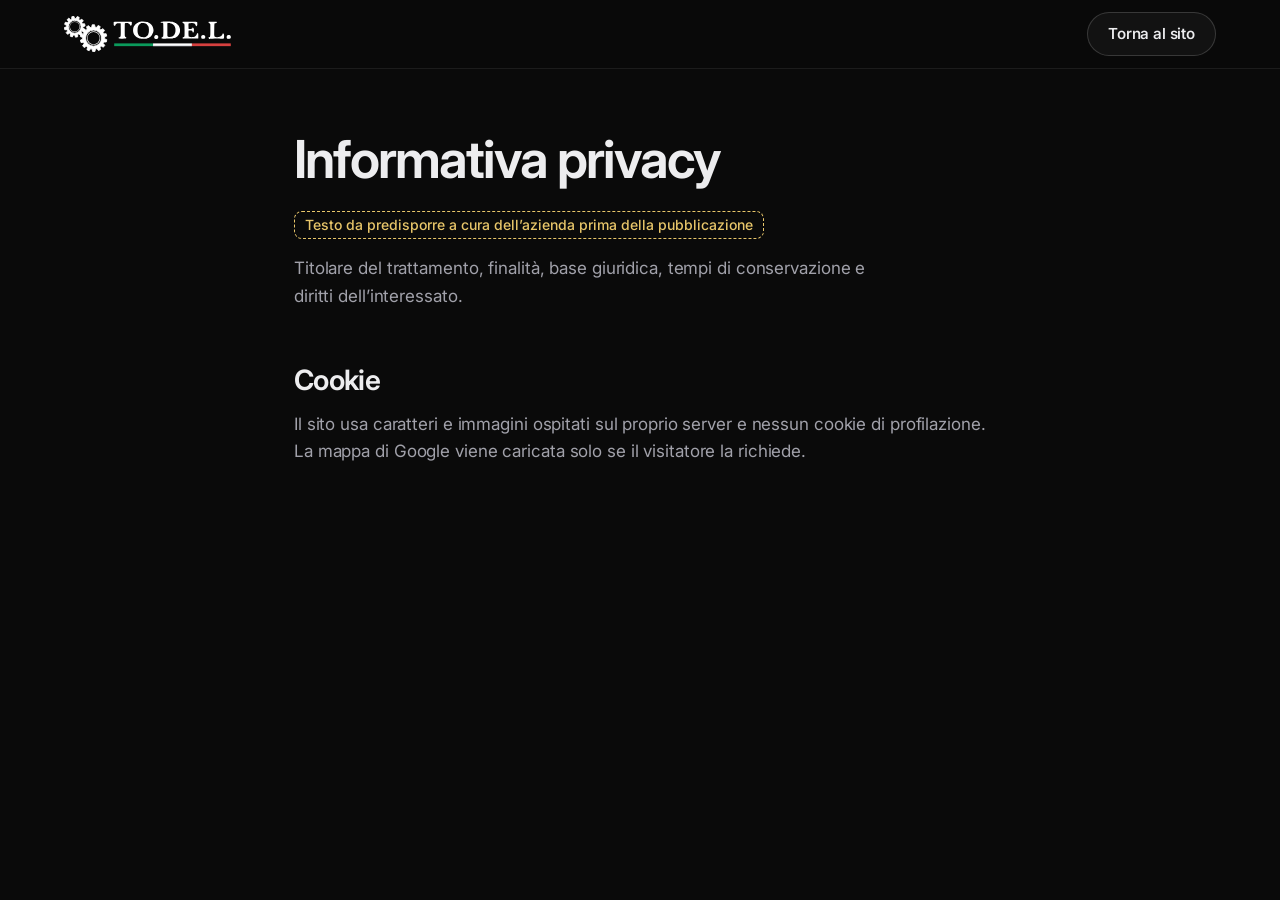
<file: sito-v2/privacy.html>
<!doctype html>
<html lang="it">
<head>
<meta charset="utf-8">
<meta name="viewport" content="width=device-width, initial-scale=1, viewport-fit=cover">
<title>Privacy e cookie | TO.DE.L. Automazione Industriale</title>
<meta name="robots" content="noindex">
<meta name="theme-color" content="#0a0a0a">
<link rel="icon" href="assets/img/favicon.svg" type="image/svg+xml">
<link rel="stylesheet" href="assets/style.css">
</head>
<body>
<header class="nav is-staccata">
  <div class="nav__fila">
    <a class="nav__marchio" href="index.html" aria-label="Torna alla home di TO.DE.L."><img src="assets/img/logo-todel-bianco.svg" alt="" width="168" height="36"></a>
    <div class="nav__azioni" style="margin-left:auto"><a class="tasto tasto--secondario" href="index.html">Torna al sito</a></div>
  </div>
</header>
<main class="contenitore" style="padding-block:calc(var(--nav-h) + 64px) 120px;max-width:820px">
  <h1 style="font-size:var(--t-h2);letter-spacing:-0.035em">Informativa privacy</h1>
  <p style="margin-top:24px"><span class="segnaposto">Testo da predisporre a cura dell’azienda prima della pubblicazione</span></p>
  <p style="margin-top:16px;color:var(--testo-2)">Titolare del trattamento, finalità, base giuridica, tempi di conservazione e diritti dell’interessato.</p>
  <h2 id="cookie" style="font-size:1.75rem;letter-spacing:-0.025em;margin-top:56px">Cookie</h2>
  <p style="margin-top:16px;color:var(--testo-2)">Il sito usa caratteri e immagini ospitati sul proprio server e nessun cookie di profilazione. La mappa di Google viene caricata solo se il visitatore la richiede.</p>
</main>
</body>
</html>
</file>
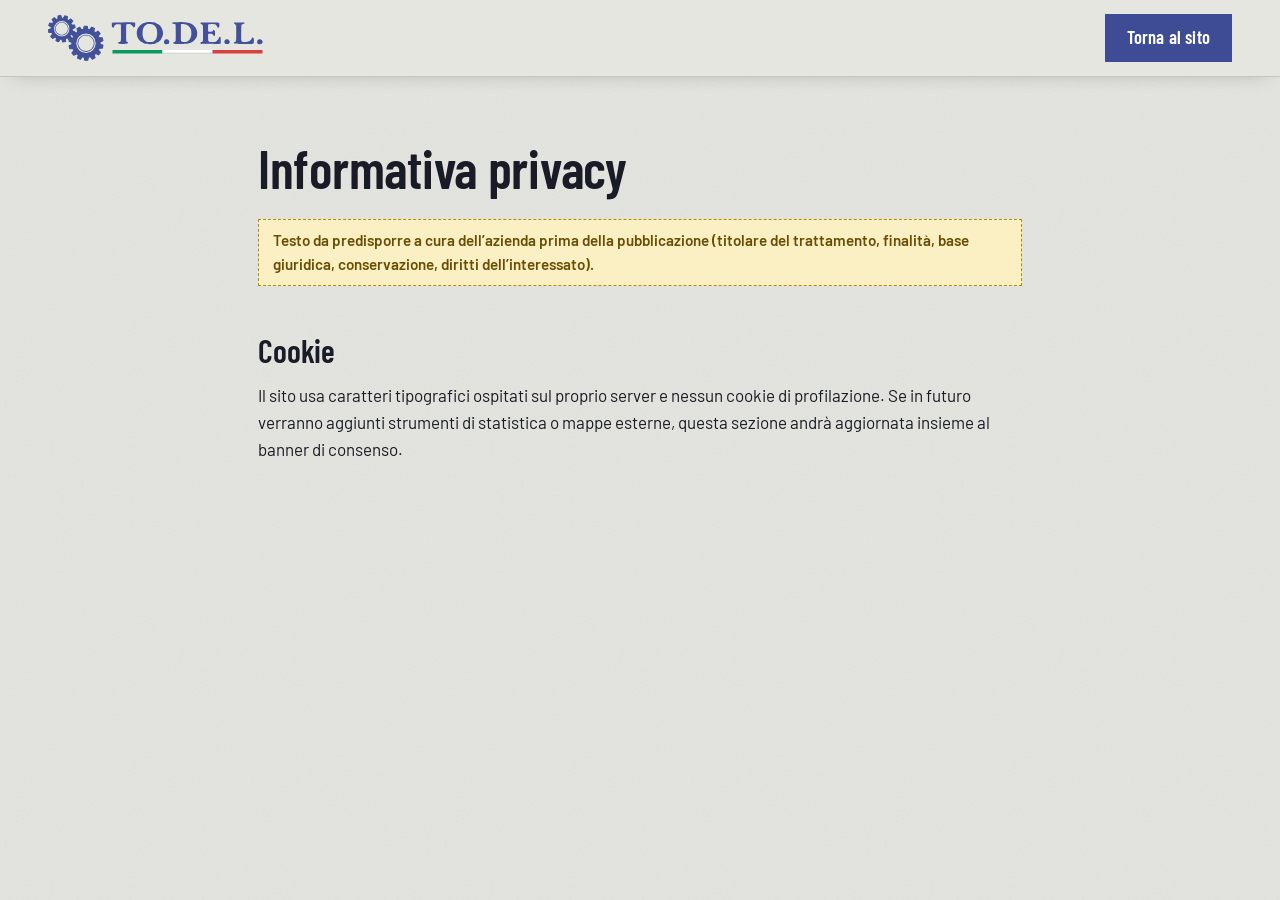
<file: sito/privacy.html>
<!doctype html>
<html lang="it">
<head>
<meta charset="utf-8">
<meta name="viewport" content="width=device-width, initial-scale=1">
<title>Privacy e cookie | TO.DE.L. Automazione Industriale</title>
<meta name="robots" content="noindex">
<link rel="icon" href="assets/img/favicon.svg" type="image/svg+xml">
<link rel="stylesheet" href="assets/style.css">
</head>
<body>
<header class="insegna is-staccata">
  <div class="insegna__fila contenitore">
    <a class="marchio" href="index.html" aria-label="Torna alla home di TO.DE.L."><img src="assets/img/logo-todel-orizzontale.svg" alt="" width="216" height="46"></a>
    <div class="insegna__azioni" style="margin-left:auto"><a class="tasto tasto--blu" href="index.html">Torna al sito</a></div>
  </div>
</header>
<main class="contenitore" style="padding-block:64px 96px;max-width:860px">
  <h1 style="font-size:var(--t-titolo-2)">Informativa privacy</h1>
  <p class="segnaposto" style="margin-top:24px">Testo da predisporre a cura dell’azienda prima della pubblicazione (titolare del trattamento, finalità, base giuridica, conservazione, diritti dell’interessato).</p>
  <h2 id="cookie" style="font-size:2rem;margin-top:48px">Cookie</h2>
  <p style="margin-top:16px">Il sito usa caratteri tipografici ospitati sul proprio server e nessun cookie di profilazione. Se in futuro verranno aggiunti strumenti di statistica o mappe esterne, questa sezione andrà aggiornata insieme al banner di consenso.</p>
</main>
</body>
</html>
</file>
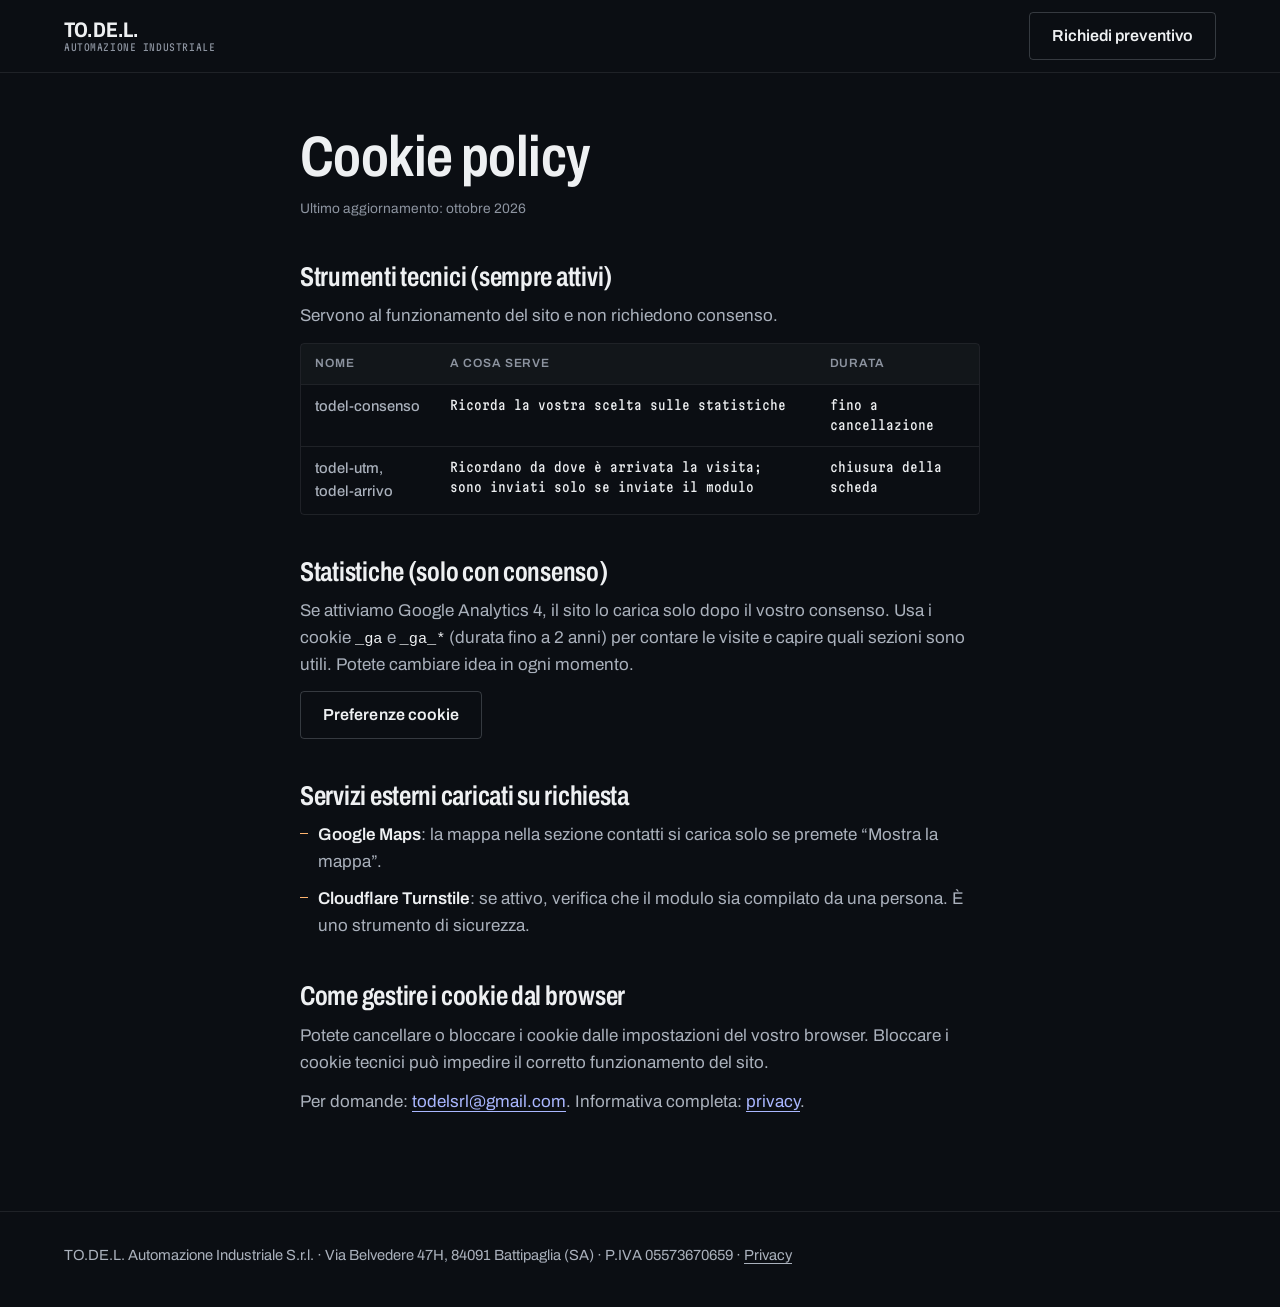
<file: sito-v3/public/cookie.html>
<!doctype html>
<html lang="it">
<head>
<meta charset="utf-8">
<meta name="viewport" content="width=device-width, initial-scale=1, viewport-fit=cover, interactive-widget=resizes-content">
<title>Cookie policy | TO.DE.L. Automazione Industriale</title>
<meta name="description" content="Cookie e strumenti di archiviazione usati dal sito di TO.DE.L. Automazione Industriale.">
<link rel="canonical" href="https://DOMINIO-DA-INSERIRE/cookie.html">
<meta name="theme-color" content="#0b0e13">
<link rel="icon" href="assets/img/favicon.svg" type="image/svg+xml">
<link rel="stylesheet" href="assets/css/style.css">
<link rel="stylesheet" href="assets/css/legale.css">
</head>
<body>
<!-- BOZZA: aggiornare la tabella se si attivano nuovi strumenti (statistiche, WhatsApp, video esterni). -->
<header class="legale__testa">
  <div class="contenitore legale__fila">
    <a href="./" class="nav__marchio" aria-label="TO.DE.L., torna alla home"><span class="marchio-testo" aria-hidden="true"><span class="marchio-testo__nome">TO.DE.L.</span><span class="marchio-testo__sotto">Automazione Industriale</span></span></a>
    <a class="tasto tasto--secondario" href="./#contatti">Richiedi preventivo</a>
  </div>
</header>
<main class="contenitore legale">
  <h1>Cookie policy</h1>
  <p class="legale__aggiornato">Ultimo aggiornamento: ottobre 2026</p>

  <h2>Strumenti tecnici (sempre attivi)</h2>
  <p>Servono al funzionamento del sito e non richiedono consenso.</p>
  <div class="tabella-scorri">
    <table class="tabella">
      <thead><tr><th scope="col">Nome</th><th scope="col">A cosa serve</th><th scope="col">Durata</th></tr></thead>
      <tbody>
        <tr><th scope="row">todel-consenso</th><td>Ricorda la vostra scelta sulle statistiche</td><td>fino a cancellazione</td></tr>
        <tr><th scope="row">todel-utm, todel-arrivo</th><td>Ricordano da dove è arrivata la visita; sono inviati solo se inviate il modulo</td><td>chiusura della scheda</td></tr>
      </tbody>
    </table>
  </div>

  <h2>Statistiche (solo con consenso)</h2>
  <p>Se attiviamo Google Analytics 4, il sito lo carica solo dopo il vostro consenso. Usa i cookie <code>_ga</code> e <code>_ga_*</code> (durata fino a 2 anni) per contare le visite e capire quali sezioni sono utili. Potete cambiare idea in ogni momento.</p>
  <p><button type="button" class="tasto tasto--secondario" data-preferenze-cookie>Preferenze cookie</button></p>

  <h2>Servizi esterni caricati su richiesta</h2>
  <ul>
    <li><strong>Google Maps</strong>: la mappa nella sezione contatti si carica solo se premete “Mostra la mappa”.</li>
    <li><strong>Cloudflare Turnstile</strong>: se attivo, verifica che il modulo sia compilato da una persona. È uno strumento di sicurezza.</li>
  </ul>

  <h2>Come gestire i cookie dal browser</h2>
  <p>Potete cancellare o bloccare i cookie dalle impostazioni del vostro browser. Bloccare i cookie tecnici può impedire il corretto funzionamento del sito.</p>
  <p>Per domande: <a href="mailto:todelsrl@gmail.com">todelsrl@gmail.com</a>. Informativa completa: <a href="privacy.html">privacy</a>.</p>
</main>
<footer class="piede piede--legale">
  <div class="contenitore">
    <p>TO.DE.L. Automazione Industriale S.r.l. · Via Belvedere 47H, 84091 Battipaglia (SA) · P.IVA 05573670659 · <a href="privacy.html">Privacy</a></p>
  </div>
</footer>
<div class="consenso" data-consenso role="dialog" aria-labelledby="consenso-titolo" aria-describedby="consenso-testo" hidden>
  <p class="consenso__titolo" id="consenso-titolo">Statistiche anonime</p>
  <p id="consenso-testo">Usiamo cookie tecnici per far funzionare il sito. Con il vostro consenso usiamo anche strumenti di statistica per capire quali sezioni sono utili.</p>
  <div class="consenso__azioni">
    <button class="tasto tasto--secondario" type="button" data-consenso-rifiuta>Rifiuta</button>
    <button class="tasto tasto--secondario" type="button" data-consenso-accetta>Accetta</button>
  </div>
</div>
<script type="application/json" id="config">{ "analytics": { "ga4": "" } }</script>
<script type="module" src="assets/js/consenso.js"></script>
</body>
</html>
</file>
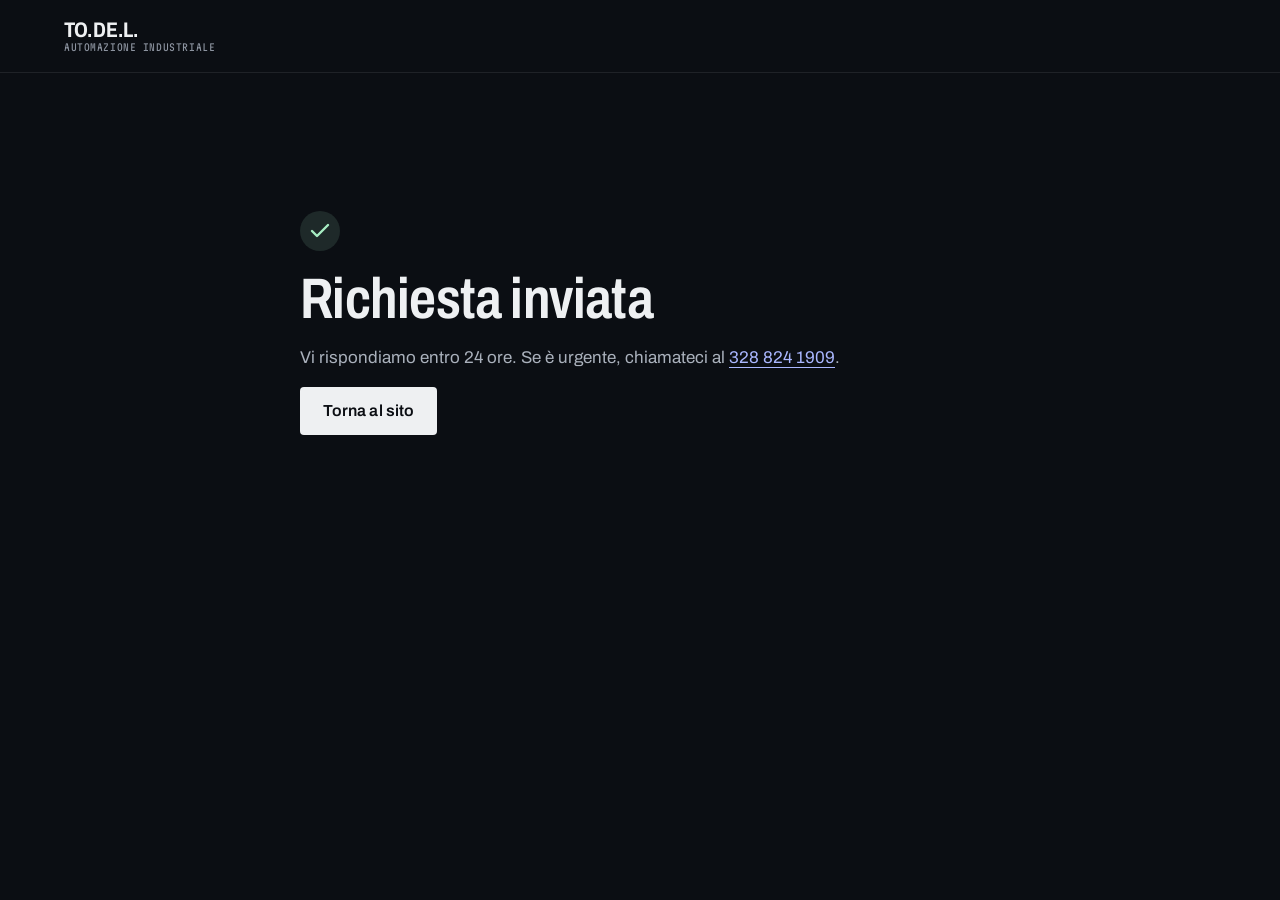
<file: sito-v3/public/grazie.html>
<!doctype html>
<html lang="it">
<head>
<meta charset="utf-8">
<meta name="viewport" content="width=device-width, initial-scale=1, viewport-fit=cover, interactive-widget=resizes-content">
<title>Richiesta inviata | TO.DE.L. Automazione Industriale</title>
<meta name="robots" content="noindex">
<meta name="theme-color" content="#0b0e13">
<link rel="icon" href="assets/img/favicon.svg" type="image/svg+xml">
<link rel="stylesheet" href="assets/css/style.css">
<link rel="stylesheet" href="assets/css/legale.css">
</head>
<body>
<header class="legale__testa">
  <div class="contenitore legale__fila">
    <a href="./" class="nav__marchio" aria-label="TO.DE.L., torna alla home"><span class="marchio-testo" aria-hidden="true"><span class="marchio-testo__nome">TO.DE.L.</span><span class="marchio-testo__sotto">Automazione Industriale</span></span></a>
  </div>
</header>
<main class="contenitore legale legale--centro">
  <svg class="i conferma__icona" aria-hidden="true" viewBox="0 0 24 24"><path d="M20 6 9 17l-5-5"/></svg>
  <h1>Richiesta inviata</h1>
  <p>Vi rispondiamo entro 24 ore. Se è urgente, chiamateci al <a href="tel:+393288241909">328 824 1909</a>.</p>
  <p><a class="tasto tasto--primario" href="./">Torna al sito</a></p>
</main>
</body>
</html>
</file>
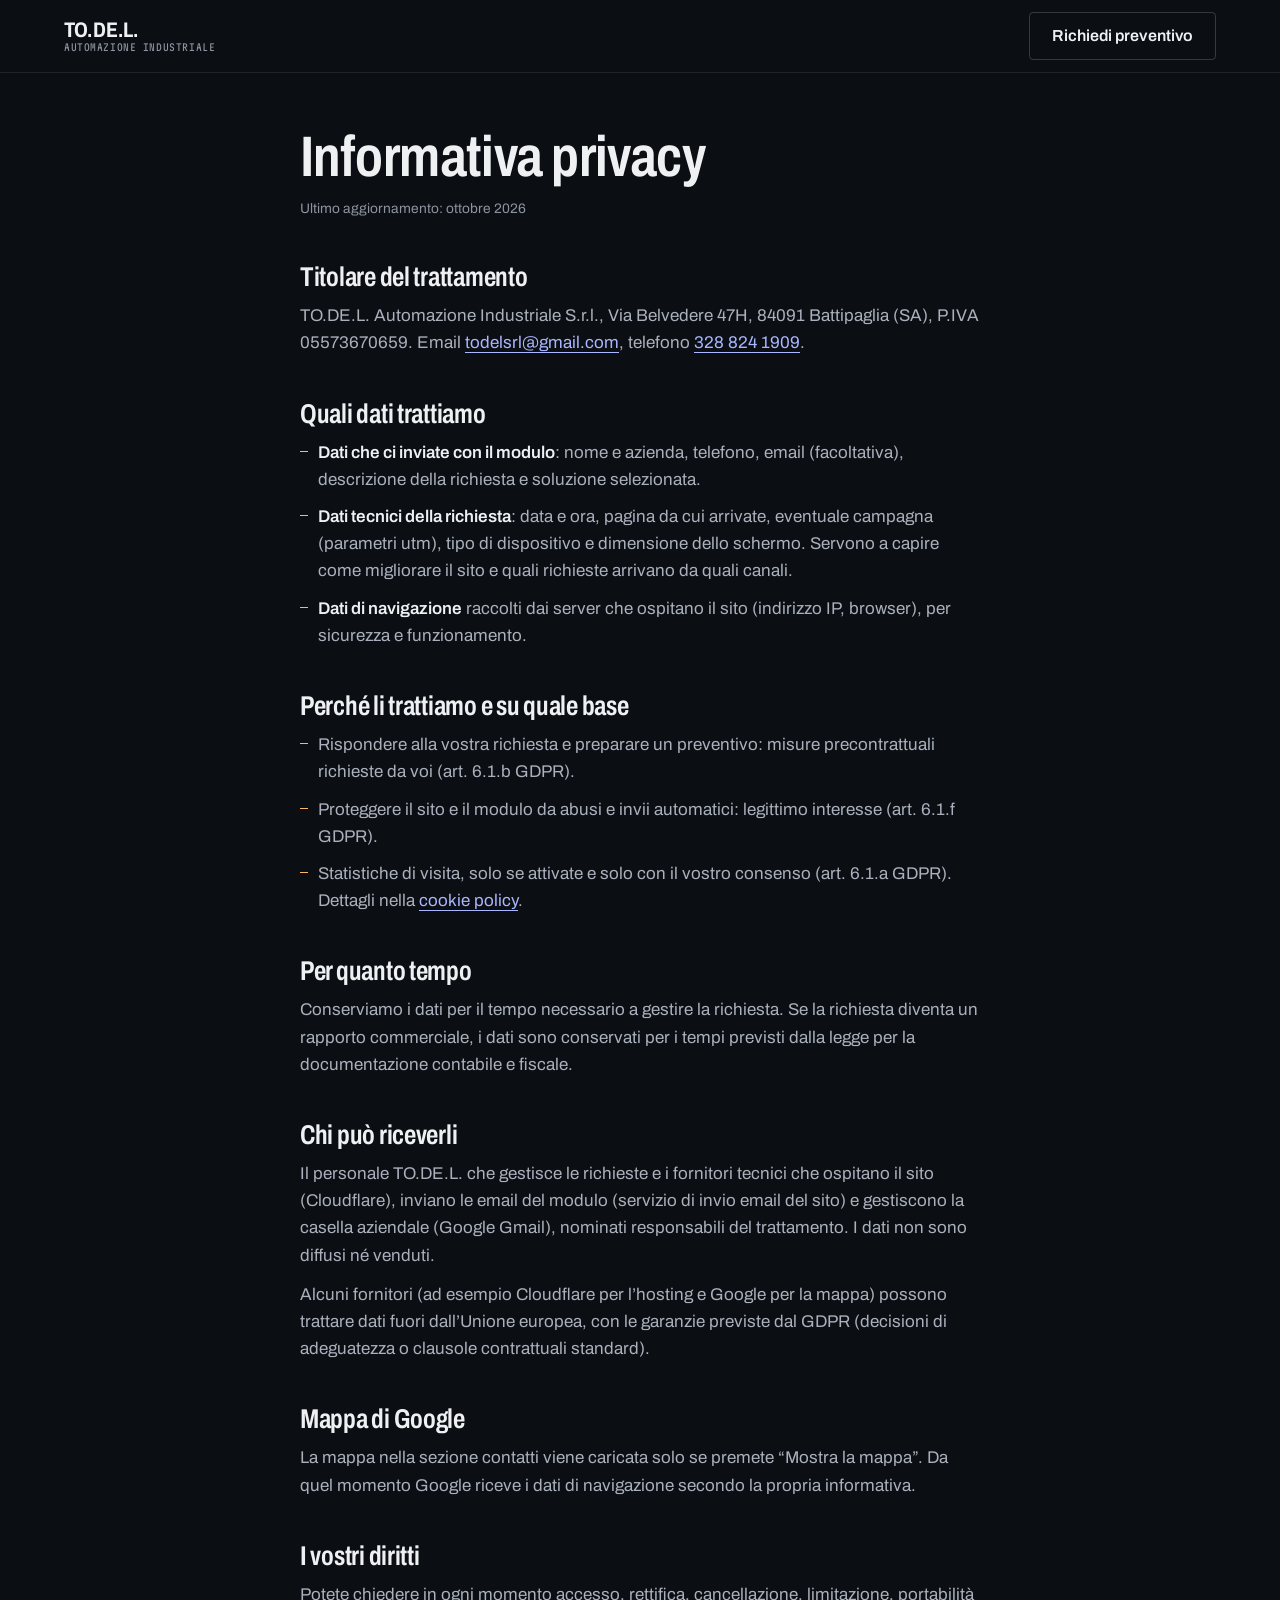
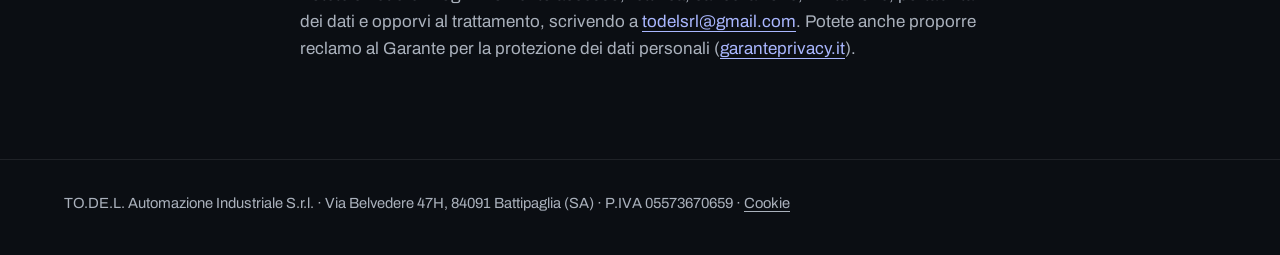
<file: sito-v3/public/privacy.html>
<!doctype html>
<html lang="it">
<head>
<meta charset="utf-8">
<meta name="viewport" content="width=device-width, initial-scale=1, viewport-fit=cover, interactive-widget=resizes-content">
<title>Informativa privacy | TO.DE.L. Automazione Industriale</title>
<meta name="description" content="Come TO.DE.L. Automazione Industriale S.r.l. tratta i dati inviati con il modulo di richiesta preventivo.">
<link rel="canonical" href="https://DOMINIO-DA-INSERIRE/privacy.html">
<meta name="theme-color" content="#0b0e13">
<link rel="icon" href="assets/img/favicon.svg" type="image/svg+xml">
<link rel="stylesheet" href="assets/css/style.css">
<link rel="stylesheet" href="assets/css/legale.css">
</head>
<body>
<!-- BOZZA: testo da far verificare al consulente privacy dell'azienda prima della pubblicazione. -->
<header class="legale__testa">
  <div class="contenitore legale__fila">
    <a href="./" class="nav__marchio" aria-label="TO.DE.L., torna alla home"><span class="marchio-testo" aria-hidden="true"><span class="marchio-testo__nome">TO.DE.L.</span><span class="marchio-testo__sotto">Automazione Industriale</span></span></a>
    <a class="tasto tasto--secondario" href="./#contatti">Richiedi preventivo</a>
  </div>
</header>
<main class="contenitore legale">
  <h1>Informativa privacy</h1>
  <p class="legale__aggiornato">Ultimo aggiornamento: ottobre 2026</p>

  <h2>Titolare del trattamento</h2>
  <p>TO.DE.L. Automazione Industriale S.r.l., Via Belvedere 47H, 84091 Battipaglia (SA), P.IVA 05573670659. Email <a href="mailto:todelsrl@gmail.com">todelsrl@gmail.com</a>, telefono <a href="tel:+393288241909">328 824 1909</a>.</p>

  <h2>Quali dati trattiamo</h2>
  <ul>
    <li><strong>Dati che ci inviate con il modulo</strong>: nome e azienda, telefono, email (facoltativa), descrizione della richiesta e soluzione selezionata.</li>
    <li><strong>Dati tecnici della richiesta</strong>: data e ora, pagina da cui arrivate, eventuale campagna (parametri utm), tipo di dispositivo e dimensione dello schermo. Servono a capire come migliorare il sito e quali richieste arrivano da quali canali.</li>
    <li><strong>Dati di navigazione</strong> raccolti dai server che ospitano il sito (indirizzo IP, browser), per sicurezza e funzionamento.</li>
  </ul>

  <h2>Perché li trattiamo e su quale base</h2>
  <ul>
    <li>Rispondere alla vostra richiesta e preparare un preventivo: misure precontrattuali richieste da voi (art. 6.1.b GDPR).</li>
    <li>Proteggere il sito e il modulo da abusi e invii automatici: legittimo interesse (art. 6.1.f GDPR).</li>
    <li>Statistiche di visita, solo se attivate e solo con il vostro consenso (art. 6.1.a GDPR). Dettagli nella <a href="cookie.html">cookie policy</a>.</li>
  </ul>

  <h2>Per quanto tempo</h2>
  <p>Conserviamo i dati per il tempo necessario a gestire la richiesta. Se la richiesta diventa un rapporto commerciale, i dati sono conservati per i tempi previsti dalla legge per la documentazione contabile e fiscale.</p>

  <h2>Chi può riceverli</h2>
  <p>Il personale TO.DE.L. che gestisce le richieste e i fornitori tecnici che ospitano il sito (Cloudflare), inviano le email del modulo (servizio di invio email del sito) e gestiscono la casella aziendale (Google Gmail), nominati responsabili del trattamento. I dati non sono diffusi né venduti.</p>
  <p>Alcuni fornitori (ad esempio Cloudflare per l’hosting e Google per la mappa) possono trattare dati fuori dall’Unione europea, con le garanzie previste dal GDPR (decisioni di adeguatezza o clausole contrattuali standard).</p>

  <h2>Mappa di Google</h2>
  <p>La mappa nella sezione contatti viene caricata solo se premete “Mostra la mappa”. Da quel momento Google riceve i dati di navigazione secondo la propria informativa.</p>

  <h2>I vostri diritti</h2>
  <p>Potete chiedere in ogni momento accesso, rettifica, cancellazione, limitazione, portabilità dei dati e opporvi al trattamento, scrivendo a <a href="mailto:todelsrl@gmail.com">todelsrl@gmail.com</a>. Potete anche proporre reclamo al Garante per la protezione dei dati personali (<a href="https://www.garanteprivacy.it" rel="noopener" target="_blank">garanteprivacy.it</a>).</p>
</main>
<footer class="piede piede--legale">
  <div class="contenitore">
    <p>TO.DE.L. Automazione Industriale S.r.l. · Via Belvedere 47H, 84091 Battipaglia (SA) · P.IVA 05573670659 · <a href="cookie.html">Cookie</a></p>
  </div>
</footer>
</body>
</html>
</file>
<file: sito-v2/assets/style.css>
/* TO.DE.L. v2 — "Serio ma wow"
   Regole di movimento: emil-design-eng + animate (curve e durate dalle tabelle),
   apple-design (materiali, cassetto trascinabile), mobile-native (touch),
   Taste (movimento 6-7/10, un solo accento), Impeccable (niente slop). */

@font-face {
  font-family: "Inter";
  src: url("fonts/inter-latin-opsz-normal.woff2") format("woff2-variations"), url("fonts/inter-latin-opsz-normal.woff2") format("woff2");
  font-weight: 100 900; font-style: normal; font-display: swap;
}

:root {
  color-scheme: dark;

  /* colore: neutri scuri + un solo accento (blu del logo, schiarito per il fondo scuro) */
  --sfondo: #0a0a0a;
  --superficie: #111113;
  --superficie-2: #17171a;
  --superficie-3: #1f1f23;
  --linea: rgba(255, 255, 255, 0.08);
  --linea-forte: rgba(255, 255, 255, 0.16);
  --testo: #ededef;
  --testo-2: #a1a1aa;
  --testo-3: #8a8a93;
  --accento: #5468c9;          /* riempimenti: bianco sopra = 5.0:1 */
  --accento-hover: #5b6fd1;
  --accento-testo: #9aa8f0;    /* link e dettagli su fondo scuro = 8.7:1 */
  --errore: #ff8a80;
  --segnaposto: #e8c66a;

  /* tipografia */
  --font: "Inter", system-ui, -apple-system, "Segoe UI", Roboto, sans-serif;
  --t-display: clamp(2.6rem, 1.45rem + 3.7vw, 4.6rem);
  --t-h2: clamp(2rem, 1.35rem + 2.4vw, 3.4rem);
  --t-h3: 1.25rem;
  --t-corpo: 1.0625rem;
  --t-piccolo: 0.875rem;

  /* forma: carte e foto 16px, campi 12px, tasti a pillola */
  --r-carta: 16px;
  --r-campo: 12px;
  --r-pillola: 999px;

  /* spazio */
  --gutter: clamp(20px, 5vw, 64px);
  --max: 1240px;
  --sezione: clamp(96px, 12vw, 168px);
  --nav-h: 68px;

  /* movimento: curve esatte dalle tabelle di animate / emil-design-eng */
  --ease-out: cubic-bezier(0.23, 1, 0.32, 1);
  --ease-in-out: cubic-bezier(0.77, 0, 0.175, 1);
  --ease-drawer: cubic-bezier(0.32, 0.72, 0, 1);
  --d-press: 160ms;
  --d-hover: 200ms;
  --d-tooltip: 125ms;
  --d-tendina: 200ms;
  --d-cassetto: 400ms;
  --d-entrata: 500ms;
  --d-rivela: 600ms;
  --stagger: 60ms;

  --ombra-carta: 0 1px 0 rgba(255, 255, 255, 0.04) inset, 0 24px 48px -24px rgba(0, 0, 0, 0.8);
}

/* ---------- base + baseline mobile-native ---------- */
*, *::before, *::after { box-sizing: border-box; }
html {
  -webkit-text-size-adjust: 100%;
  -webkit-tap-highlight-color: transparent;
  scroll-behavior: smooth;
  scroll-padding-top: calc(var(--nav-h) + 24px);
  background: var(--sfondo);
}
body {
  margin: 0;
  background: var(--sfondo);
  color: var(--testo);
  font-family: var(--font);
  font-size: var(--t-corpo);
  line-height: 1.6;
  letter-spacing: -0.006em;
  font-optical-sizing: auto;
  font-feature-settings: "cv11", "ss01";
  -webkit-font-smoothing: antialiased;
  text-rendering: optimizeLegibility;
}
img, svg, picture { display: block; max-width: 100%; }
[hidden] { display: none !important; }
h1, h2, h3 { margin: 0; font-weight: 640; line-height: 1.05; text-wrap: balance; }
p { margin: 0; text-wrap: pretty; }
ul, ol { margin: 0; padding: 0; list-style: none; }
figure { margin: 0; }
a { color: var(--accento-testo); text-decoration-thickness: 1px; text-underline-offset: 0.2em; }
button { font: inherit; color: inherit; }
a, button, [role="button"], label, summary { touch-action: manipulation; }
a.tasto, button, .tasto-icona { -webkit-user-select: none; user-select: none; }
::selection { background: var(--accento); color: #fff; }
:focus { outline: none; }
:focus-visible { outline: 2px solid var(--accento-testo); outline-offset: 3px; }
html { scrollbar-color: var(--superficie-3) var(--sfondo); }
.sprite { position: absolute; width: 0; height: 0; overflow: hidden; }
.sr { position: absolute; width: 1px; height: 1px; overflow: hidden; clip-path: inset(50%); white-space: nowrap; }
.contenitore { width: 100%; max-width: calc(var(--max) + var(--gutter) * 2); margin-inline: auto; padding-inline: var(--gutter); }
.i { width: 20px; height: 20px; flex: none; fill: none; stroke: currentColor; stroke-width: 1.75; stroke-linecap: round; stroke-linejoin: round; }
.i--piccola { width: 16px; height: 16px; }
.salta { position: fixed; left: 16px; top: -80px; z-index: 100; padding: 12px 18px; background: var(--testo); color: var(--sfondo); border-radius: var(--r-pillola); font-weight: 600; text-decoration: none; }
.salta:focus-visible { top: 12px; }
.sentinella { position: absolute; top: 0; left: 0; width: 1px; height: 24px; pointer-events: none; }
.segnaposto { display: inline-flex; align-items: center; min-height: 28px; padding: 2px 10px; border: 1px dashed var(--segnaposto); border-radius: 8px; color: var(--segnaposto); font-size: var(--t-piccolo); font-weight: 500; letter-spacing: 0; }

/* ---------- tasti: feedback alla pressione (emil: scale 0.97, 160ms) ---------- */
.tasto {
  position: relative;
  display: inline-flex; align-items: center; justify-content: center; gap: 10px;
  min-height: 44px; padding: 0 20px;
  border: 1px solid transparent; border-radius: var(--r-pillola);
  font-weight: 560; font-size: 0.95rem; letter-spacing: -0.01em; white-space: nowrap;
  text-decoration: none; cursor: pointer;
  transition: transform var(--d-press) var(--ease-out), background-color var(--d-hover) ease, border-color var(--d-hover) ease, color var(--d-hover) ease;
}
.tasto:active { transform: scale(0.97); }
.tasto .i { width: 18px; height: 18px; }
.tasto--primario { background: var(--accento); color: #fff; }
.tasto--secondario { background: rgba(255, 255, 255, 0.04); color: var(--testo); border-color: var(--linea-forte); }
.tasto--grande { min-height: 52px; padding: 0 26px; font-size: 1rem; }
.tasto--pieno { width: 100%; }
.tasto[disabled] { cursor: progress; }
.tasto__etichetta { display: inline-flex; align-items: center; gap: 10px; transition: filter 200ms ease, opacity 200ms ease; }
.tasto__etichetta.is-cambio { filter: blur(2px); opacity: 0.6; }

.tasto-icona {
  display: inline-grid; place-items: center; width: 44px; height: 44px; flex: none;
  border-radius: var(--r-pillola); border: 1px solid var(--linea); background: transparent; color: var(--testo);
  cursor: pointer; text-decoration: none;
  transition: transform var(--d-press) var(--ease-out), background-color var(--d-hover) ease, border-color var(--d-hover) ease;
}
.tasto-icona:active { transform: scale(0.94); }
.tasto-icona--pieno { background: var(--superficie-3); border-color: var(--linea-forte); }
.tasto-icona .i { transition: filter 200ms ease, opacity 200ms ease, transform var(--d-press) var(--ease-out); }

/* hover solo dove esiste davvero un puntatore (emil + mobile-native) */
@media (hover: hover) and (pointer: fine) {
  .tasto--primario:hover { background: var(--accento-hover); }
  .tasto--secondario:hover { background: rgba(255, 255, 255, 0.08); border-color: rgba(255, 255, 255, 0.28); }
  .tasto-icona:hover { background: rgba(255, 255, 255, 0.06); border-color: var(--linea-forte); }
  .tasto--primario:hover .i { transform: translateX(3px); }
  .tasto .i { transition: transform var(--d-hover) var(--ease-out); }
}

/* ---------- navbar traslucida (apple-design: materials & depth) ---------- */
.nav {
  position: fixed; inset: 0 0 auto 0; z-index: 50;
  padding-top: env(safe-area-inset-top, 0px);
  background: rgba(10, 10, 10, 0.62);
  -webkit-backdrop-filter: blur(20px) saturate(180%);
  backdrop-filter: blur(20px) saturate(180%);
  border-bottom: 1px solid transparent;
  transition: border-color 300ms ease, background-color 300ms ease;
}
.nav.is-staccata { border-bottom-color: var(--linea); background: rgba(10, 10, 10, 0.72); }
.nav__fila { display: flex; align-items: center; gap: 24px; height: var(--nav-h); max-width: calc(var(--max) + var(--gutter) * 2); margin-inline: auto; padding-inline: var(--gutter); }
.nav__marchio { display: block; flex: none; padding: 8px 0; }
.nav__marchio img { width: 168px; height: auto; }
.nav__voci { margin-left: auto; }
.nav__voci > ul { display: flex; align-items: center; gap: 2px; }
.nav__link {
  display: inline-flex; align-items: center; gap: 6px; min-height: 44px; padding: 0 14px;
  border: 0; border-radius: var(--r-pillola); background: transparent;
  color: var(--testo-2); font-size: 0.925rem; font-weight: 500; text-decoration: none; cursor: pointer;
  transition: color var(--d-hover) ease, background-color var(--d-hover) ease;
}
.nav__link[aria-expanded="true"] { color: var(--testo); background: rgba(255, 255, 255, 0.06); }
.nav__link[aria-expanded="true"] .i { transform: rotate(180deg); }
.nav__link .i { transition: transform var(--d-tendina) var(--ease-out); }
@media (hover: hover) and (pointer: fine) { .nav__link:hover { color: var(--testo); background: rgba(255, 255, 255, 0.05); } }
.nav__azioni { display: flex; align-items: center; gap: 8px; }
.nav__burger { display: none; }

/* ---------- tendina "Macchine": nasce dal suo pulsante (emil: origin-aware) ---------- */
.tendina { position: relative; }
.tendina__pannello {
  position: absolute; top: calc(100% + 8px); left: 0; min-width: 260px; padding: 6px;
  background: rgba(23, 23, 26, 0.92);
  -webkit-backdrop-filter: blur(20px) saturate(180%); backdrop-filter: blur(20px) saturate(180%);
  border: 1px solid var(--linea-forte); border-radius: 14px;
  box-shadow: 0 1px 0 rgba(255, 255, 255, 0.06) inset, 0 20px 40px -12px rgba(0, 0, 0, 0.7);
  transform-origin: var(--origine, 40px top);
  opacity: 0; transform: scale(0.95);
  transition: opacity 150ms var(--ease-out), transform 150ms var(--ease-out);
}
.tendina__pannello[data-aperta] { opacity: 1; transform: scale(1); transition-duration: var(--d-tendina); }
.tendina__pannello a {
  display: flex; align-items: center; min-height: 44px; padding: 0 14px; border-radius: 9px;
  color: var(--testo); text-decoration: none; font-size: 0.95rem;
  transition: background-color 120ms ease;
}
@media (hover: hover) and (pointer: fine) { .tendina__pannello a:hover { background: rgba(255, 255, 255, 0.07); } }
.tendina__pannello a:focus-visible { outline-offset: -2px; }

/* ---------- tooltip: ritardo solo al primo (emil) ---------- */
.suggerimento {
  position: fixed; z-index: 90; top: 0; left: 0; pointer-events: none;
  padding: 6px 10px; border-radius: 8px;
  background: var(--testo); color: var(--sfondo); font-size: 0.8rem; font-weight: 550; letter-spacing: -0.005em; white-space: nowrap;
  transform-origin: var(--origine, 50% 100%);
  opacity: 0; transform: scale(0.97);
  transition: opacity var(--d-tooltip) var(--ease-out), transform var(--d-tooltip) var(--ease-out);
}
.suggerimento[data-visibile] { opacity: 1; transform: scale(1); }
.suggerimento[data-istantaneo] { transition-duration: 0ms; }

/* ---------- cassetto mobile: entra da destra, interrompibile, trascinabile ---------- */
.velo {
  position: fixed; inset: 0; z-index: 60; background: rgba(0, 0, 0, 0.55);
  opacity: 0; transition: opacity 300ms var(--ease-out);
}
.velo[data-aperto] { opacity: 1; }
.cassetto {
  position: fixed; z-index: 61; top: 0; right: 0; bottom: 0; width: min(86vw, 380px);
  display: flex; flex-direction: column;
  padding: calc(env(safe-area-inset-top, 0px) + 12px) 20px calc(env(safe-area-inset-bottom, 0px) + 20px);
  background: var(--superficie);
  border-left: 1px solid var(--linea-forte);
  box-shadow: -30px 0 60px -20px rgba(0, 0, 0, 0.7);
  transform: translateX(100%);
  transition: transform var(--d-cassetto) var(--ease-drawer);
  touch-action: pan-y;
  overscroll-behavior: contain;
}
.cassetto[data-aperto] { transform: translateX(0); }
/* prolunga il fondo a destra: se il cassetto rimbalza oltre il bordo non si vede il vuoto */
.cassetto::after { content: ""; position: absolute; top: 0; bottom: 0; left: 100%; width: 80px; background: var(--superficie); }
.cassetto > * { opacity: 0; transition: opacity 250ms ease; }
.cassetto[data-aperto] > * { opacity: 1; transition-delay: 80ms; }
.cassetto.is-trascinato { transition: none; }
.cassetto__testa { display: flex; align-items: center; justify-content: space-between; min-height: 56px; }
.cassetto__voci { margin-top: 24px; }
.cassetto__voci a {
  display: flex; align-items: center; min-height: 56px; padding: 0 4px;
  color: var(--testo); font-size: 1.5rem; font-weight: 600; letter-spacing: -0.02em; text-decoration: none;
  border-bottom: 1px solid var(--linea);
  transition: transform var(--d-press) var(--ease-out), color var(--d-hover) ease;
}
.cassetto__voci a:active { transform: scale(0.98); color: var(--accento-testo); transform-origin: left center; }
.cassetto__piede { margin-top: auto; display: grid; gap: 10px; }

/* ---------- eroe: entrata a cascata (fade + scale 0.95, 60ms) ---------- */
.eroe { padding-top: calc(var(--nav-h) + env(safe-area-inset-top, 0px) + clamp(40px, 6vw, 88px)); padding-bottom: clamp(24px, 4vw, 48px); }
.eroe__griglia { display: grid; grid-template-columns: minmax(0, 1.55fr) minmax(0, 0.8fr); gap: clamp(32px, 5vw, 80px); align-items: center; }
.eroe h1 { font-size: var(--t-display); line-height: 1.0; letter-spacing: -0.04em; font-weight: 650; }
.eroe h1 .entra { display: block; }
.eroe__seconda { color: var(--testo-2); }
.eroe__testo > p { margin-top: 28px; max-width: 46ch; font-size: clamp(1.06rem, 1rem + 0.3vw, 1.2rem); line-height: 1.55; color: var(--testo-2); letter-spacing: -0.01em; }
.eroe__azioni { display: flex; flex-wrap: wrap; gap: 12px; margin-top: 36px; }
.eroe__foto { position: relative; overflow: hidden; border-radius: var(--r-carta); aspect-ratio: 4 / 5; max-height: 640px; background: var(--superficie); }
.eroe__foto img { width: 100%; height: 100%; object-fit: cover; object-position: 50% 45%; }
.eroe__foto figcaption {
  position: absolute; left: 12px; bottom: 12px; padding: 4px 10px; border-radius: var(--r-pillola);
  background: rgba(10, 10, 10, 0.6); -webkit-backdrop-filter: blur(12px); backdrop-filter: blur(12px);
  color: var(--testo-2); font-size: 0.75rem; letter-spacing: 0;
}

@keyframes entra { from { opacity: 0; transform: scale(0.95); } to { opacity: 1; transform: none; } }
@keyframes svela-foto { from { clip-path: inset(100% 0 0 0 round var(--r-carta)); } to { clip-path: inset(0 0 0 0 round var(--r-carta)); } }
@keyframes assesta-foto { from { transform: scale(1.08); } to { transform: none; } }
.entra { transform-origin: left center; animation: entra var(--d-entrata) var(--ease-out) both; animation-delay: calc(var(--i, 0) * var(--stagger) + 80ms); }
.eroe__foto { animation: svela-foto 900ms var(--ease-in-out) 120ms both; }
.eroe__foto img { animation: assesta-foto 1200ms var(--ease-out) 120ms both; }

/* ---------- sezioni ---------- */
.sezione { padding-block: var(--sezione); }
.sezione--stretta { padding-block: calc(var(--sezione) * 0.6); }
.sezione + .sezione { border-top: 1px solid var(--linea); }
.testa { max-width: 720px; }
.sezione h2 { font-size: var(--t-h2); letter-spacing: -0.035em; font-weight: 640; }
.testa p { margin-top: 18px; max-width: 60ch; color: var(--testo-2); font-size: 1.1rem; }
.nota { margin-top: 24px; color: var(--testo-3); font-size: var(--t-piccolo); }

/* rivelazione allo scroll (IntersectionObserver, una volta sola) */
.js [data-rivela] { opacity: 0; transform: translateY(40px); }
.js [data-rivela].is-dentro {
  opacity: 1; transform: none;
  transition: opacity var(--d-rivela) var(--ease-out), transform var(--d-rivela) var(--ease-out);
  transition-delay: calc(var(--i, 0) * var(--stagger));
}

/* ---------- bento macchine ---------- */
.bento { display: grid; grid-template-columns: repeat(12, minmax(0, 1fr)); grid-auto-rows: auto; gap: 16px; margin-top: clamp(40px, 5vw, 64px); }
.bento__cella { grid-column: span 4; min-height: 260px; }
.bento__cella--grande { grid-column: span 7; grid-row: span 2; }
.bento__cella:nth-child(2), .bento__cella:nth-child(3) { grid-column: span 5; }
.bento__cella--fascia { grid-column: 1 / -1; min-height: 0; }
.bento .bento__cella { display: flex; }
.carta {
  position: relative; isolation: isolate; overflow: hidden;
  display: flex; flex-direction: column; justify-content: flex-end; width: 100%; min-height: 100%;
  padding: 24px; border-radius: var(--r-carta);
  background: var(--superficie); border: 1px solid var(--linea);
  color: var(--testo); text-decoration: none;
  box-shadow: 0 0 0 rgba(0, 0, 0, 0);
  transition: transform var(--d-hover) ease, box-shadow var(--d-hover) ease, border-color var(--d-hover) ease;
}
.carta__foto { position: absolute; inset: 0; z-index: -2; }
.carta__foto img { width: 100%; height: 100%; object-fit: cover; transition: transform 400ms ease; }
.carta:has(.carta__foto)::after { content: ""; position: absolute; inset: 0; z-index: -1; background: linear-gradient(180deg, rgba(10, 10, 10, 0.05) 0%, rgba(10, 10, 10, 0.35) 45%, rgba(10, 10, 10, 0.94) 100%); }
.carta__testo { display: grid; gap: 6px; max-width: 46ch; }
.carta__testo strong { font-size: 1.35rem; font-weight: 620; letter-spacing: -0.02em; line-height: 1.15; }
.bento__cella--grande .carta__testo strong { font-size: clamp(1.6rem, 1.2rem + 1vw, 2.1rem); }
.carta__testo span { color: #c9c9cf; font-size: 0.975rem; line-height: 1.5; }
.carta__freccia { position: absolute; top: 20px; right: 20px; width: 40px; height: 40px; padding: 10px; border-radius: 50%; background: rgba(10, 10, 10, 0.55); -webkit-backdrop-filter: blur(12px); backdrop-filter: blur(12px); border: 1px solid var(--linea-forte); transition: transform var(--d-hover) var(--ease-out), background-color var(--d-hover) ease; }
.carta--piana { justify-content: space-between; background: var(--superficie-2); }
.carta--piana .carta__testo span { color: var(--testo-2); }
.carta__simbolo { width: 32px; height: 32px; color: var(--accento-testo); }
.carta--fascia { flex-direction: row; align-items: center; justify-content: flex-start; gap: 20px; min-height: 120px; }
.carta--fascia .carta__testo { max-width: none; }
.carta:active { transform: scale(0.985); transition-duration: var(--d-press); }
@media (hover: hover) and (pointer: fine) {
  .carta:hover { transform: translateY(-4px); border-color: var(--linea-forte); box-shadow: var(--ombra-carta); }
  .carta:hover .carta__foto img { transform: scale(1.04); }
  .carta:hover .carta__freccia { transform: translate(2px, -2px); background: var(--accento); border-color: var(--accento); }
  .carta:active { transform: translateY(-4px) scale(0.985); }
}

/* ---------- materiali ---------- */
.materiali { display: grid; grid-template-columns: repeat(4, minmax(0, 1fr)); gap: 16px; margin-top: 40px; }
.materiali li { display: flex; align-items: center; gap: 16px; padding: 20px; border-radius: var(--r-carta); background: var(--superficie); border: 1px solid var(--linea); }
.materiali strong { font-size: 1.05rem; font-weight: 580; letter-spacing: -0.015em; }
.campione { width: 44px; height: 44px; flex: none; border-radius: 10px; box-shadow: inset 0 1px 0 rgba(255, 255, 255, 0.25), inset 0 -1px 0 rgba(0, 0, 0, 0.3); }
.campione--acciaio { background: #5d636c; }
.campione--inox { background: #b8bdc4; }
.campione--alluminio { background: #d9dce0; }
.campione--ottone { background: #b98d4e; }

/* ---------- settori: binario orizzontale su mobile ---------- */
.binario-wrap { max-width: calc(var(--max) + var(--gutter) * 2); margin-inline: auto; padding-inline: var(--gutter); }
.binario { display: grid; grid-template-columns: repeat(4, minmax(0, 1fr)); gap: 16px; margin-top: 40px; }
.settore { display: flex; flex-direction: column; gap: 10px; min-height: 220px; padding: 28px 24px; border-radius: var(--r-carta); background: var(--superficie); border: 1px solid var(--linea); }
.settore strong { margin-top: auto; font-size: 1.45rem; font-weight: 620; letter-spacing: -0.025em; line-height: 1.1; }
.settore p { color: var(--testo-2); font-size: 0.975rem; }

/* ---------- perché: titolo fisso a sinistra, punti a destra ---------- */
.perche { display: grid; grid-template-columns: minmax(0, 0.9fr) minmax(0, 1.1fr); gap: clamp(40px, 6vw, 96px); align-items: start; }
.perche__testa { position: sticky; top: calc(var(--nav-h) + 48px); }
.perche__testa p { margin: 18px 0 28px; color: var(--testo-2); font-size: 1.1rem; max-width: 36ch; }
.punti li { display: grid; grid-template-columns: 48px minmax(0, 1fr); gap: 20px; padding: 28px 0; border-top: 1px solid var(--linea); }
.punti li:last-child { border-bottom: 1px solid var(--linea); }
.punti__icona { width: 48px; height: 48px; padding: 12px; border-radius: 12px; background: var(--superficie-2); border: 1px solid var(--linea); color: var(--accento-testo); }
.punti h3 { font-size: var(--t-h3); font-weight: 600; letter-spacing: -0.02em; }
.punti p { margin-top: 6px; color: var(--testo-2); }

/* ---------- marchi ---------- */
.marchi { display: grid; grid-template-columns: repeat(4, minmax(0, 1fr)); gap: 1px; margin-top: 40px; background: var(--linea); border: 1px solid var(--linea); border-radius: var(--r-carta); overflow: hidden; }
.marchio { display: flex; flex-direction: column; justify-content: center; gap: 6px; min-height: 120px; padding: 24px; background: var(--sfondo); }
.marchio strong { font-size: 1.3rem; font-weight: 640; letter-spacing: -0.025em; }
.marchio span { display: inline-flex; align-items: center; gap: 6px; width: max-content; font-size: 0.8rem; color: var(--accento-testo); }
.marchio--ufficiale { background: var(--superficie); }
.fiducia { display: flex; flex-wrap: wrap; align-items: center; gap: 12px 20px; margin-top: 28px; }
.fiducia p { color: var(--testo-3); font-size: var(--t-piccolo); }
.fiducia ul { display: flex; flex-wrap: wrap; gap: 8px; }

/* ---------- contatti + modulo ---------- */
.contatti { background: linear-gradient(180deg, var(--sfondo), #0d0e12); }
.contatti__griglia { display: grid; grid-template-columns: minmax(0, 0.95fr) minmax(0, 1.05fr); gap: clamp(40px, 6vw, 96px); align-items: start; }
.contatti__info > p { margin-top: 18px; color: var(--testo-2); font-size: 1.1rem; }
.recapiti { margin-top: 32px; display: grid; gap: 8px; }
.recapiti li { display: flex; align-items: center; gap: 8px; }
.recapito {
  flex: 1; display: flex; align-items: center; gap: 14px; min-height: 64px; padding: 12px 16px;
  border-radius: 14px; background: var(--superficie); border: 1px solid var(--linea);
  color: var(--testo); text-decoration: none; font-weight: 560; letter-spacing: -0.01em;
  transition: transform var(--d-press) var(--ease-out), border-color var(--d-hover) ease;
}
.recapito small { display: block; color: var(--testo-3); font-size: 0.78rem; font-weight: 500; letter-spacing: 0; }
.recapito > .i { color: var(--accento-testo); }
a.recapito:active { transform: scale(0.985); }
@media (hover: hover) and (pointer: fine) { a.recapito:hover { border-color: var(--linea-forte); } }
.mappa { margin-top: 16px; position: relative; overflow: hidden; aspect-ratio: 16 / 9; border-radius: var(--r-carta); background: var(--superficie); border: 1px solid var(--linea); }
.mappa__invito { position: absolute; inset: 0; display: grid; place-content: center; justify-items: center; gap: 12px; padding: 24px; text-align: center; color: var(--testo-2); font-size: var(--t-piccolo);
  background-image: linear-gradient(var(--linea) 1px, transparent 1px), linear-gradient(90deg, var(--linea) 1px, transparent 1px); background-size: 32px 32px; background-position: center; }
.mappa__invito .i { width: 28px; height: 28px; color: var(--accento-testo); }
.mappa iframe { position: absolute; inset: 0; width: 100%; height: 100%; border: 0; filter: grayscale(0.4) invert(0.9) hue-rotate(180deg); }

.modulo { display: grid; gap: 18px; padding: clamp(24px, 3vw, 40px); border-radius: 20px; background: var(--superficie); border: 1px solid var(--linea); box-shadow: 0 1px 0 rgba(255, 255, 255, 0.04) inset; }
.modulo__riga { display: grid; grid-template-columns: repeat(2, minmax(0, 1fr)); gap: 18px; }
.campo { display: grid; gap: 8px; min-width: 0; }
.campo label { font-size: 0.9rem; font-weight: 550; color: var(--testo); }
.campo input, .campo textarea {
  width: 100%; min-height: 52px; padding: 14px 16px;
  font: inherit; font-size: 16px; color: var(--testo);
  background: var(--sfondo); border: 1px solid #3a3a42; border-radius: var(--r-campo);
  transition: border-color var(--d-hover) ease, box-shadow var(--d-hover) ease;
}
.campo textarea { min-height: 120px; resize: vertical; }
.campo input::placeholder, .campo textarea::placeholder { color: #7d7d86; }
.campo input:focus-visible, .campo textarea:focus-visible { outline: none; border-color: var(--accento-testo); box-shadow: 0 0 0 3px rgba(154, 168, 240, 0.25); }
@media (hover: hover) and (pointer: fine) { .campo input:hover, .campo textarea:hover { border-color: #55555f; } }
.campo [aria-invalid="true"] { border-color: var(--errore); }
.campo__errore { color: var(--errore); font-size: var(--t-piccolo); font-weight: 500; }
.campo__errore:not([hidden]) { animation: errore-entra 150ms var(--ease-out); }
@keyframes errore-entra { from { opacity: 0; transform: translateY(-4px); } to { opacity: 1; transform: none; } }
.consenso { display: flex; align-items: flex-start; gap: 12px; min-height: 44px; font-size: 0.925rem; color: var(--testo-2); cursor: pointer; }
.consenso input { width: 22px; height: 22px; margin: 1px 0 0; accent-color: var(--accento); flex: none; }
.modulo__invio { justify-self: start; }
.modulo__esito { padding: 14px 16px; border-radius: var(--r-campo); background: var(--superficie-2); border: 1px solid var(--linea-forte); color: var(--testo); font-size: 0.95rem; animation: errore-entra 200ms var(--ease-out); }

/* ---------- piede ---------- */
.piede { padding-block: 56px calc(56px + env(safe-area-inset-bottom, 0px)); border-top: 1px solid var(--linea); color: var(--testo-3); font-size: var(--t-piccolo); }
.piede__griglia { display: grid; grid-template-columns: auto minmax(0, 1fr) auto; gap: 32px; align-items: center; }
.piede img { width: 108px; height: auto; }
.piede ul { display: flex; flex-wrap: wrap; gap: 4px 8px; }
.piede ul a { display: inline-flex; align-items: center; min-height: 44px; padding: 0 8px; color: var(--testo-2); }

/* ---------- barra mobile: CTA sempre a portata di pollice ---------- */
.barra-mobile { display: none; }

/* ---------- responsive (mobile-first nelle scelte, breakpoints a scendere) ---------- */
@media (max-width: 1040px) {
  .bento__cella, .bento__cella:nth-child(2), .bento__cella:nth-child(3) { grid-column: span 6; }
  .bento__cella--grande { grid-column: 1 / -1; grid-row: span 1; min-height: 380px; }
  .bento__cella:nth-child(6) { grid-column: span 6; }
  .materiali, .binario, .marchi { grid-template-columns: repeat(2, minmax(0, 1fr)); }
}
@media (max-width: 900px) {
  :root { --nav-h: 60px; }
  .nav__voci, .nav__cta, .nav__azioni > a.tasto-icona { display: none; }
  .nav__burger { display: inline-grid; margin-left: auto; }
  .nav__azioni { margin-left: auto; }
  .nav__marchio img { width: 148px; }
  .eroe__griglia, .perche, .contatti__griglia { grid-template-columns: 1fr; }
  .eroe__foto { aspect-ratio: 4 / 3; max-height: none; }
  .eroe__foto img { object-position: 50% 60%; }
  .perche__testa { position: static; }

  .barra-mobile {
    display: flex; gap: 10px; position: fixed; z-index: 45; left: 0; right: 0; bottom: 0;
    padding: 12px 16px calc(12px + env(safe-area-inset-bottom, 0px));
    background: rgba(10, 10, 10, 0.72);
    -webkit-backdrop-filter: blur(20px) saturate(180%); backdrop-filter: blur(20px) saturate(180%);
    border-top: 1px solid var(--linea);
    transform: translateY(100%); transition: transform 300ms var(--ease-out);
  }
  .barra-mobile[data-visibile] { transform: none; }
  .barra-mobile__cta { flex: 1; min-height: 48px; }
  .piede { padding-bottom: calc(96px + env(safe-area-inset-bottom, 0px)); }
}
@media (max-width: 640px) {
  .bento { grid-auto-rows: auto; gap: 12px; }
  .bento__cella, .bento__cella:nth-child(2), .bento__cella:nth-child(3), .bento__cella:nth-child(6) { grid-column: 1 / -1; }
  .bento__cella { min-height: 240px; }
  .bento__cella--grande { min-height: 320px; }
  .bento__cella--fascia, .bento__cella:nth-child(6) { min-height: 0; }
  .carta { padding: 20px; }
  .carta--fascia { flex-direction: column; align-items: flex-start; }
  .materiali { grid-template-columns: 1fr 1fr; gap: 10px; }
  .materiali li { flex-direction: column; align-items: flex-start; gap: 12px; padding: 16px; }
  .binario-wrap { padding-inline: 0; }
  .binario {
    display: flex; gap: 12px; overflow-x: auto; padding-inline: var(--gutter); padding-bottom: 8px;
    scroll-snap-type: x mandatory; scroll-padding-inline: var(--gutter);
    overscroll-behavior-x: contain; scrollbar-width: none;
  }
  .binario::-webkit-scrollbar { display: none; }
  .settore { flex: 0 0 78%; scroll-snap-align: start; min-height: 200px; }
  .marchi { grid-template-columns: 1fr 1fr; }
  .marchio { min-height: 96px; padding: 18px; }
  .marchio strong { font-size: 1.1rem; }
  .modulo__riga { grid-template-columns: 1fr; }
  .modulo__invio { justify-self: stretch; }
  .eroe__azioni .tasto { flex: 1 1 100%; }
  .piede__griglia { grid-template-columns: 1fr; }
}

/* ---------- accessibilità: meno movimento, non zero (emil + apple) ---------- */
@media (prefers-reduced-motion: reduce) {
  html { scroll-behavior: auto; }
  .entra { animation: dissolvenza 200ms ease both; animation-delay: 0ms; }
  .eroe__foto, .eroe__foto img { animation: dissolvenza 200ms ease both; }
  .js [data-rivela] { transform: none; }
  .js [data-rivela].is-dentro { transition: opacity 200ms ease; transition-delay: 0ms; }
  .cassetto { transition: opacity 200ms ease; transform: none; opacity: 0; visibility: hidden; }
  .cassetto[data-aperto] { opacity: 1; visibility: visible; }
  .tendina__pannello { transform: none; }
  .carta, .carta:hover, .carta:active, .tasto:active, .tasto-icona:active { transform: none; }
  .carta:hover .carta__foto img { transform: none; }
  .barra-mobile { transition: opacity 200ms ease; }
}
@keyframes dissolvenza { from { opacity: 0; } to { opacity: 1; } }
@media (prefers-reduced-transparency: reduce) {
  .nav, .barra-mobile, .tendina__pannello { background: var(--superficie); -webkit-backdrop-filter: none; backdrop-filter: none; }
}
</file>
<file: sito/assets/style.css>
/* TO.DE.L. Automazione Industriale — sito vetrina
   Mondo: segnaletica di stabilimento. Fondo cemento, pannelli blu logo,
   verde riservato all'assistenza, giallo segnale solo per il focus. */

@font-face { font-family: "Barlow"; src: url("fonts/barlow-latin-400-normal.woff2") format("woff2"); font-weight: 400; font-style: normal; font-display: swap; }
@font-face { font-family: "Barlow"; src: url("fonts/barlow-latin-500-normal.woff2") format("woff2"); font-weight: 500; font-style: normal; font-display: swap; }
@font-face { font-family: "Barlow"; src: url("fonts/barlow-latin-600-normal.woff2") format("woff2"); font-weight: 600; font-style: normal; font-display: swap; }
@font-face { font-family: "Barlow"; src: url("fonts/barlow-latin-700-normal.woff2") format("woff2"); font-weight: 700; font-style: normal; font-display: swap; }
@font-face { font-family: "Barlow Condensed"; src: url("fonts/barlow-condensed-latin-500-normal.woff2") format("woff2"); font-weight: 500; font-style: normal; font-display: swap; }
@font-face { font-family: "Barlow Condensed"; src: url("fonts/barlow-condensed-latin-600-normal.woff2") format("woff2"); font-weight: 600; font-style: normal; font-display: swap; }
@font-face { font-family: "Barlow Condensed"; src: url("fonts/barlow-condensed-latin-700-normal.woff2") format("woff2"); font-weight: 700; font-style: normal; font-display: swap; }
@font-face { font-family: "Big Shoulders Stencil Display"; src: url("fonts/big-shoulders-stencil-display-latin-800-normal.woff2") format("woff2"); font-weight: 800; font-style: normal; font-display: swap; }

:root {
  color-scheme: light;
  --cemento: #E6E6E1;
  --cemento-scuro: #D3D4CE;
  --cemento-riga: #C5C6BF;
  --piastra: #F8F8F5;
  --inchiostro: #191C26;
  --inchiostro-2: #444957;
  --blu: #3E4C96;
  --blu-scuro: #303C7C;
  --blu-acceso: #4A5AAB;
  --blu-filo: rgba(255, 255, 255, 0.22);
  --su-blu: #FFFFFF;
  --su-blu-2: #D9DCEC;
  --verde: #0B7A47;
  --verde-scuro: #08623A;
  --verde-tricolore: #0A9A5B;
  --rosso: #C8352F;
  --giallo-segnale: #F2B705;

  --corpo: "Barlow", "Arial Narrow", system-ui, sans-serif;
  --titoli: "Barlow Condensed", "Barlow", "Arial Narrow", system-ui, sans-serif;
  --stencil: "Big Shoulders Stencil Display", "Barlow Condensed", system-ui, sans-serif;

  --gutter: clamp(16px, 4vw, 48px);
  --max: 1320px;
  --r: 0px;
  --ombra-piastra: 0 1px 1px rgba(25, 28, 38, 0.10), 0 6px 18px -6px rgba(25, 28, 38, 0.22);
  --ombra-pannello: 0 2px 2px rgba(25, 28, 38, 0.10), 0 24px 48px -18px rgba(25, 28, 38, 0.45);
  --ease-uscita: cubic-bezier(0.16, 1, 0.3, 1);
  --t-titolo-1: clamp(2.6rem, 1.2rem + 4.6vw, 5.6rem);
  --t-titolo-2: clamp(2.1rem, 1.3rem + 2.6vw, 3.6rem);
}

*, *::before, *::after { box-sizing: border-box; }
html { -webkit-text-size-adjust: 100%; scroll-behavior: smooth; scroll-padding-top: 88px; }
@media (prefers-reduced-motion: reduce) { html { scroll-behavior: auto; } }
body {
  margin: 0;
  background-color: var(--cemento);
  /* grana del pavimento resinato */
  background-image: url("data:image/svg+xml,%3Csvg xmlns='http://www.w3.org/2000/svg' width='220' height='220'%3E%3Cfilter id='n'%3E%3CfeTurbulence type='fractalNoise' baseFrequency='.9' numOctaves='2' stitchTiles='stitch'/%3E%3CfeColorMatrix values='0 0 0 0 0.1 0 0 0 0 0.11 0 0 0 0 0.15 0 0 0 .06 0'/%3E%3C/filter%3E%3Crect width='100%25' height='100%25' filter='url(%23n)'/%3E%3C/svg%3E");
  color: var(--inchiostro);
  font-family: var(--corpo);
  font-size: 1.0625rem;
  line-height: 1.6;
  font-variant-numeric: tabular-nums;
  text-rendering: optimizeLegibility;
  -webkit-font-smoothing: antialiased;
}
img, svg { display: block; max-width: 100%; }
.sprite { position: absolute; width: 0; height: 0; overflow: hidden; }
::selection { background: var(--blu); color: #fff; }
:focus { outline: none; }
:focus-visible { outline: 3px solid var(--inchiostro); outline-offset: 3px; box-shadow: 0 0 0 3px var(--giallo-segnale); border-radius: 0; }
html { scrollbar-color: var(--blu) var(--cemento-scuro); }
::-webkit-scrollbar { width: 12px; }
::-webkit-scrollbar-track { background: var(--cemento-scuro); }
::-webkit-scrollbar-thumb { background: var(--blu); border: 3px solid var(--cemento-scuro); border-radius: 0; }

a { color: var(--blu); text-decoration-thickness: 1.5px; text-underline-offset: 0.2em; }
a:hover { color: var(--blu-scuro); }
h1, h2, h3 { font-family: var(--titoli); font-weight: 600; line-height: 1; letter-spacing: -0.005em; margin: 0; text-wrap: balance; }
p { margin: 0; text-wrap: pretty; }
ul, ol { margin: 0; padding: 0; list-style: none; }
.sr { position: absolute; width: 1px; height: 1px; overflow: hidden; clip-path: inset(50%); white-space: nowrap; }
.contenitore { padding-inline: 24px; width: 100%; max-width: calc(var(--max) + var(--gutter) * 2); margin-inline: auto; padding-inline: var(--gutter); }

.salta { position: absolute; left: var(--gutter); top: -60px; z-index: 50; background: var(--giallo-segnale); color: var(--inchiostro); padding: 10px 16px; font-weight: 600; border-radius: var(--r); }
.salta:focus-visible { top: 10px; }

/* ---------- Tasti ---------- */
.tasto {
  --sfondo: var(--blu); --testo: #fff; --bordo: var(--blu);
  display: inline-flex; align-items: center; justify-content: center; gap: 10px;
  min-height: 48px; padding: 0 20px;
  font-family: var(--titoli); font-weight: 600; font-size: 1.15rem; letter-spacing: 0.01em;
  color: var(--testo); background: var(--sfondo); border: 2px solid var(--bordo); border-radius: var(--r);
  text-decoration: none; cursor: pointer; white-space: nowrap;
  transition: background-color 160ms var(--ease-uscita), border-color 160ms var(--ease-uscita), transform 160ms var(--ease-uscita);
}
.tasto svg { width: 20px; height: 20px; fill: currentColor; flex: none; }
.tasto:hover { color: var(--testo); }
.tasto:active { transform: translateY(1px); }
.tasto--blu:hover { --sfondo: var(--blu-scuro); --bordo: var(--blu-scuro); }
.tasto--piastra { --sfondo: var(--piastra); --testo: var(--inchiostro); --bordo: var(--cemento-riga); }
.tasto--piastra svg { fill: var(--blu); }
.tasto--piastra:hover { --bordo: var(--blu); }
.tasto--bianco { --sfondo: #fff; --testo: var(--verde-scuro); --bordo: #fff; }
.tasto--bianco:hover { --sfondo: #EAF4EE; --bordo: #EAF4EE; }
.tasto--grande { min-height: 58px; font-size: 1.35rem; padding: 0 26px; }
.tasto--grande svg { width: 24px; height: 24px; }
.tasto[disabled] { opacity: 0.6; cursor: progress; }

/* ---------- Insegna (header) ---------- */
.insegna { position: sticky; top: 0; z-index: 40; background: var(--cemento); border-bottom: 1px solid transparent; transition: border-color 200ms, box-shadow 200ms; }
.insegna.is-staccata { border-bottom-color: var(--cemento-riga); box-shadow: 0 8px 20px -14px rgba(25, 28, 38, 0.35); }
.insegna__fila { display: flex; align-items: center; gap: 28px; min-height: 76px; }
.marchio { display: block; flex: none; padding: 6px 0; }
.marchio img { width: 216px; height: auto; }
.menu { margin-left: auto; }
.menu ul { display: flex; gap: 4px; }
.menu a { display: block; padding: 10px 12px; font-family: var(--titoli); font-weight: 600; font-size: 1.15rem; color: var(--inchiostro); text-decoration: none; border-radius: var(--r); }
.menu a:hover { color: var(--blu); background: rgba(62, 76, 150, 0.08); }
.insegna__azioni { display: flex; align-items: center; gap: 10px; }
.menu-apri { display: none; }

/* ---------- Ingresso: tabellone reparti ---------- */
.ingresso { position: relative; padding-top: clamp(16px, 3vw, 36px); }
.tabellone {
  position: relative;
  background: var(--blu);
  color: var(--su-blu);
  border-radius: 0;
  box-shadow: var(--ombra-pannello);
  overflow: hidden;
}
/* filo bianco interno: il bordo della targa smaltata */
.tabellone::before { content: ""; position: absolute; inset: 8px; border: 1.5px solid rgba(255, 255, 255, 0.55); border-radius: 0; pointer-events: none; }
.tabellone__testa {
  display: grid; grid-template-columns: minmax(0, 1fr) minmax(0, 580px); column-gap: clamp(24px, 4vw, 64px); row-gap: 26px;
  align-items: end;
  padding: clamp(32px, 4.4vw, 60px) clamp(24px, 4vw, 56px) clamp(28px, 3vw, 40px);
}
.tabellone__titolo { display: contents; }
.tabellone h1 { grid-column: 1 / -1; font-size: var(--t-titolo-1); line-height: 0.96; letter-spacing: -0.012em; max-width: none; text-wrap: initial; }
.tabellone__titolo p { max-width: 58ch; color: var(--su-blu-2); font-size: clamp(1.05rem, 1rem + 0.25vw, 1.2rem); }

.targa-contatto { display: grid; grid-template-columns: minmax(0, 1fr) minmax(0, 1fr); gap: 10px; }
.targa-contatto__telefono {
  display: flex; align-items: center; gap: 14px;
  padding: 16px 18px; background: var(--piastra); color: var(--inchiostro); border-radius: var(--r);
  text-decoration: none; font-family: var(--titoli); font-weight: 700; font-size: 2rem; line-height: 1;
  box-shadow: 0 1px 0 rgba(0,0,0,0.12);
  transition: background-color 160ms var(--ease-uscita);
}
.targa-contatto__telefono small { display: block; font-family: var(--corpo); font-weight: 500; font-size: 0.85rem; color: var(--inchiostro-2); margin-bottom: 6px; letter-spacing: 0; }
.targa-contatto__telefono svg { width: 30px; height: 30px; fill: var(--blu); flex: none; }
.targa-contatto__telefono:hover { background: #fff; color: var(--inchiostro); }
.targa-contatto__assistenza {
  display: flex; align-items: center; gap: 12px; padding: 12px 16px;
  background: var(--verde); color: #fff; border-radius: var(--r); text-decoration: none; font-size: 0.98rem; line-height: 1.3;
  transition: background-color 160ms var(--ease-uscita);
}
.targa-contatto__assistenza strong { display: block; font-family: var(--titoli); font-weight: 600; font-size: 1.3rem; }
.targa-contatto__assistenza svg { width: 26px; height: 26px; fill: #fff; flex: none; }
.targa-contatto__assistenza:hover { background: var(--verde-scuro); color: #fff; }

.tabellone__fascia {
  display: flex; justify-content: space-between; gap: 16px;
  margin: 0 clamp(24px, 4vw, 56px); padding: 12px 0 10px;
  border-top: 3px solid #fff;
  font-family: var(--titoli); font-weight: 600; font-size: 1rem; letter-spacing: 0.08em; text-transform: uppercase; color: var(--su-blu-2);
}
.righe {
  display: grid; grid-template-columns: repeat(2, minmax(0, 1fr)); column-gap: clamp(24px, 3vw, 48px);
  padding: 0 clamp(24px, 4vw, 56px) clamp(28px, 3.4vw, 48px);
}
.righe li { border-top: 1px solid var(--blu-filo); }
.righe li:nth-child(-n+2) { border-top-color: transparent; }
.riga {
  position: relative;
  display: grid; grid-template-columns: 34px 46px minmax(0, 1fr) 40px; align-items: center; gap: 14px;
  min-height: 74px; padding: 10px 12px 10px 4px; margin-inline: -8px;
  color: #fff; text-decoration: none; border-radius: var(--r);
  transition: background-color 220ms var(--ease-uscita);
}
.riga__codice {
  display: grid; place-items: center; width: 34px; height: 34px;
  background: #fff; color: var(--blu); border-radius: 0;
  font-family: var(--titoli); font-weight: 700; font-size: 1.35rem; line-height: 1;
}
.riga__codice--vuoto { visibility: hidden; }
.riga__pitto { width: 44px; height: 44px; fill: #fff; }
.riga__testo { display: grid; gap: 2px; min-width: 0; }
.riga__testo strong { font-family: var(--titoli); font-weight: 600; font-size: clamp(1.35rem, 1.1rem + 0.6vw, 1.7rem); line-height: 1.05; }
.riga__testo span { color: var(--su-blu-2); font-size: 0.98rem; line-height: 1.35; }
.riga__freccia { width: 32px; height: 32px; fill: #fff; justify-self: end; transition: transform 260ms var(--ease-uscita); }
.riga:hover, .riga:focus-visible { background: var(--blu-acceso); color: #fff; }
.riga:hover .riga__freccia, .riga:focus-visible .riga__freccia { transform: translateX(6px); }
.riga--domanda .riga__freccia { width: 26px; height: 26px; }

/* attacco della corsia sotto il tabellone */
.corsia-attacco { height: clamp(48px, 8vw, 96px); max-width: calc(var(--max) + var(--gutter) * 2); margin-inline: auto; padding-inline: var(--gutter); }
.corsia-attacco::before { content: ""; display: block; width: var(--corsia-w); height: 100%; margin-left: calc(var(--corsia-x) - var(--corsia-w) / 2); background: var(--blu); box-shadow: inset 5px 0 0 var(--blu), inset 8px 0 0 #fff, inset -5px 0 0 var(--blu), inset -8px 0 0 #fff; }

/* ---------- Corsia: le quattro fasi ---------- */
:root { --corsia-x: 44px; --corsia-w: 48px; }
.corsia { position: relative; padding-bottom: clamp(64px, 9vw, 128px); }
.corsia__griglia { position: relative; display: grid; grid-template-columns: 88px minmax(0, 1fr); column-gap: clamp(20px, 3vw, 40px); }
.corsia__binario {
  grid-column: 1; grid-row: 1 / span 2; position: relative; justify-self: center;
  width: var(--corsia-w); background: var(--cemento-scuro);
}
.corsia__vernice {
  position: absolute; left: 0; top: 0; width: 100%; height: calc(var(--corsia, 1) * 100%);
  background-color: var(--blu);
  background-image: url("data:image/svg+xml,%3Csvg xmlns='http://www.w3.org/2000/svg' width='48' height='144' viewBox='0 0 48 144'%3E%3Cpath d='M10 52l14 16 14-16v13L24 81 10 65z' fill='%23fff'/%3E%3C/svg%3E");
  background-repeat: repeat-y; background-size: 100% auto;
  box-shadow: inset 5px 0 0 var(--blu), inset 8px 0 0 #fff, inset -5px 0 0 var(--blu), inset -8px 0 0 #fff;
}
.corsia__intro { grid-column: 2; padding: 8px 0 clamp(36px, 5vw, 64px); max-width: 760px; }
.corsia__intro h2 { font-size: var(--t-titolo-2); }
.corsia__intro p { margin-top: 18px; max-width: 62ch; color: var(--inchiostro-2); font-size: 1.15rem; }
.zone { grid-column: 2; display: grid; gap: clamp(40px, 6vw, 88px); }
.zona { position: relative; display: grid; grid-template-columns: clamp(96px, 11vw, 150px) minmax(0, 1fr); gap: clamp(16px, 3vw, 40px); align-items: start; }
/* tacca che collega la zona alla corsia */
.zona::before {
  content: ""; position: absolute; top: calc(clamp(96px, 11vw, 150px) / 2 - 4px); right: 100%; width: calc(clamp(20px, 3vw, 40px) + 44px - var(--corsia-w) / 2); height: 8px;
  margin-right: 0; background: var(--cemento-scuro); transition: background-color 400ms var(--ease-uscita);
}
.zona.is-raggiunta::before { background: var(--blu); }
.zona__numero {
  display: grid; place-items: center; width: clamp(96px, 11vw, 150px); aspect-ratio: 1;
  border: 6px solid var(--cemento-riga);
  font-family: var(--stencil); font-weight: 800; font-size: clamp(4.6rem, 3rem + 4.6vw, 7.6rem); line-height: 1;
  color: transparent; -webkit-text-stroke: 2px var(--cemento-riga);
  transition: color 500ms var(--ease-uscita), border-color 500ms var(--ease-uscita), -webkit-text-stroke-color 500ms var(--ease-uscita);
}
.zona.is-raggiunta .zona__numero { color: var(--blu); border-color: var(--blu); -webkit-text-stroke-color: var(--blu); }
.zona--verde.is-raggiunta .zona__numero { color: var(--verde); border-color: var(--verde); -webkit-text-stroke-color: var(--verde); }
.zona__corpo { padding-top: 4px; display: grid; grid-template-columns: minmax(0, 1.4fr) minmax(0, 1fr); column-gap: clamp(24px, 4vw, 64px); align-items: start; }
.zona__corpo h3 { grid-column: 1 / -1; }
.zona__corpo p { max-width: 60ch; }
.zona__corpo .spunte { margin-top: 16px; padding-top: 14px; border-top: 3px solid var(--cemento-riga); }
.zona.is-raggiunta .spunte { border-top-color: var(--blu); }
.zona--verde.is-raggiunta .spunte { border-top-color: var(--verde); }
.zona__corpo h3 { font-size: clamp(2rem, 1.4rem + 2vw, 3rem); }
.zona__corpo p { margin-top: 12px; color: var(--inchiostro-2); font-size: 1.1rem; }
.spunte { margin-top: 18px; display: grid; gap: 8px; }
.spunte li { display: flex; align-items: flex-start; gap: 10px; font-weight: 500; }
.spunte svg { width: 22px; height: 22px; flex: none; margin-top: 3px; fill: var(--blu); }
.zona--verde .spunte svg { fill: var(--verde); }

/* ---------- Reparti ---------- */
.reparti { padding: 96px 0; padding: clamp(64px, 9vw, 120px) 0; background: var(--piastra); border-top: 1px solid var(--cemento-riga); border-bottom: 1px solid var(--cemento-riga); }
.reparti__testa { display: grid; grid-template-columns: minmax(0, 1fr) minmax(0, 1.2fr); gap: clamp(20px, 4vw, 64px); align-items: end; padding-bottom: 36px; padding-bottom: clamp(28px, 4vw, 48px); border-bottom: 3px solid var(--inchiostro); }
.reparti__testa h2 { font-size: var(--t-titolo-2); }
.reparti__testa p { color: var(--inchiostro-2); max-width: 60ch; }
.elenco-reparti { display: grid; }
.reparto {
  display: grid; grid-template-columns: 132px minmax(0, 0.9fr) minmax(0, 1.3fr) 17rem; gap: clamp(16px, 2.6vw, 40px); align-items: center;
  padding: 22px 0; border-bottom: 1px solid var(--cemento-riga);
  scroll-margin-top: 100px;
}
.reparto__targa { display: flex; align-items: stretch; height: 64px; }
.reparto__targa span { display: grid; place-items: center; width: 56px; background: var(--inchiostro); color: #fff; font-family: var(--titoli); font-weight: 700; font-size: 2.1rem; }
.reparto__targa svg { box-sizing: content-box; width: 44px; height: 44px; padding: 10px 14px; background: var(--blu); fill: #fff; flex: 1; }
.reparto h3 { font-size: clamp(1.6rem, 1.3rem + 1vw, 2.1rem); }
.reparto p { color: var(--inchiostro-2); max-width: 56ch; }
.reparto:target { background: #FBEFC4; box-shadow: -16px 0 0 #FBEFC4, 16px 0 0 #FBEFC4; }
.collegamento {
  display: inline-flex; align-items: center; gap: 10px; justify-self: end;
  font-family: var(--titoli); font-weight: 600; font-size: 1.15rem; text-decoration: none; color: var(--blu);
  padding: 10px 0; white-space: nowrap;
}
.collegamento svg { width: 22px; height: 22px; fill: currentColor; transition: transform 240ms var(--ease-uscita); }
.collegamento:hover svg { transform: translateX(5px); }

/* ---------- Assistenza (verde condizione sicura) ---------- */
.assistenza { background: var(--verde); color: #fff; padding: 96px 0; padding: clamp(64px, 9vw, 120px) 0; position: relative; }
.assistenza__griglia { display: grid; grid-template-columns: minmax(0, 1fr) minmax(0, 1fr); gap: clamp(32px, 6vw, 96px); align-items: start; }
.assistenza__segno { width: 64px; height: 64px; fill: #fff; padding: 12px; border: 3px solid #fff; margin-bottom: 28px; }
.assistenza h2 { font-size: var(--t-titolo-2); max-width: 14ch; }
.assistenza__testo p { margin-top: 18px; font-size: 1.15rem; max-width: 46ch; color: #E3F1E8; }
.assistenza__testo .tasto { margin-top: 28px; }

/* ---------- Moduli ---------- */
.modulo { display: grid; gap: 16px; }
.modulo h3 { font-size: 1.75rem; margin-bottom: 4px; }
.campo { display: grid; gap: 6px; min-width: 0; }
.campo label, .campo legend { font-weight: 600; font-size: 0.98rem; }
.campo input, .campo select, .campo textarea {
  width: 100%; min-height: 50px; padding: 12px 14px;
  font: inherit; font-size: 1.05rem; color: var(--inchiostro);
  background: #fff; border: 1.5px solid #8A8D96; border-radius: var(--r);
  transition: border-color 150ms, box-shadow 150ms;
}
.campo textarea { resize: vertical; min-height: 110px; }
.campo select { appearance: none; background-image: url("data:image/svg+xml,%3Csvg xmlns='http://www.w3.org/2000/svg' width='14' height='10' viewBox='0 0 14 10'%3E%3Cpath d='M1 1.5l6 6 6-6' fill='none' stroke='%233E4C96' stroke-width='2.4'/%3E%3C/svg%3E"); background-repeat: no-repeat; background-position: right 16px center; padding-right: 44px; }
.campo input::placeholder, .campo textarea::placeholder { color: #6B7080; }
.campo input:hover, .campo select:hover, .campo textarea:hover { border-color: var(--inchiostro-2); }
.campo input:focus-visible, .campo select:focus-visible, .campo textarea:focus-visible { outline: 3px solid var(--giallo-segnale); outline-offset: 1px; border-color: var(--inchiostro); }
.campo [aria-invalid="true"] { border-color: var(--rosso); box-shadow: inset 0 0 0 1px var(--rosso); }
.campo__errore { font-size: 0.95rem; font-weight: 600; color: var(--rosso); }
.scelte { border: 0; padding: 0; margin: 0; }
.scelte legend { margin-bottom: 8px; padding: 0; }
.scelte label { display: flex; align-items: center; gap: 10px; min-height: 40px; font-weight: 500; cursor: pointer; }
.scelte input, .consenso input { width: 22px; height: 22px; margin: 0; accent-color: var(--blu); flex: none; }
.consenso { display: flex; align-items: flex-start; gap: 10px; font-size: 0.98rem; cursor: pointer; }
.modulo__esito { padding: 14px 16px; border-radius: var(--r); background: #fff; color: var(--inchiostro); border-left: 0; font-weight: 500; box-shadow: var(--ombra-piastra); }

.modulo--assistenza { background: var(--verde-scuro); padding: clamp(22px, 3vw, 36px); border-radius: 0; box-shadow: 0 30px 60px -30px rgba(0,0,0,0.45); }
.modulo--assistenza .campo input, .modulo--assistenza .campo textarea { border-color: transparent; }
.modulo--assistenza .scelte input, .modulo--assistenza .consenso input { accent-color: #fff; }
.modulo--assistenza a { color: #fff; }
.modulo--assistenza .campo__errore { color: #FFD9D6; }
.modulo--assistenza .campo [aria-invalid="true"] { border-color: #FFB4AE; box-shadow: inset 0 0 0 2px #FFB4AE; }

/* ---------- Azienda ---------- */
.azienda { padding: clamp(64px, 9vw, 120px) 0; }
.azienda__testa { display: grid; grid-template-columns: minmax(0, 1fr) minmax(0, 1.2fr); gap: clamp(20px, 4vw, 64px); align-items: end; }
.azienda__testa h2 { font-size: var(--t-titolo-2); }
.azienda__testa p { color: var(--inchiostro-2); max-width: 62ch; }
.settori { display: grid; grid-template-columns: repeat(4, minmax(0, 1fr)); margin-top: clamp(36px, 5vw, 64px); border-top: 3px solid var(--inchiostro); }
.settori li {
  padding: 18px 20px 20px 0; font-family: var(--titoli); font-weight: 600; font-size: clamp(1.4rem, 1rem + 1.4vw, 2.2rem); line-height: 1.05;
  border-right: 1px solid var(--cemento-riga);
}
.settori li + li { padding-left: 20px; }
.settori li:last-child { border-right: 0; }
.azienda__registro { display: grid; grid-template-columns: minmax(0, 1fr) minmax(0, 1fr); gap: clamp(20px, 3vw, 40px); margin-top: clamp(40px, 6vw, 72px); }
.azienda__registro h3 { font-size: 1.6rem; margin-bottom: 18px; }
.marchi, .clienti { border-top: 3px solid var(--inchiostro); padding-top: 18px; }
.marchi ul { display: grid; grid-template-columns: repeat(2, minmax(0, 1fr)); gap: 10px; }
.marchi li {
  display: flex; align-items: center; min-height: 64px; padding: 10px 16px;
  font-family: var(--titoli); font-weight: 600; font-size: 1.4rem; letter-spacing: 0.03em; text-transform: uppercase;
  color: #fff; background: var(--inchiostro);
}
.segnaposti { display: grid; grid-template-columns: repeat(2, minmax(0, 1fr)); gap: 10px; }
.segnaposto {
  display: inline-flex; align-items: center; min-height: 44px; padding: 8px 14px;
  color: #6A4D00; background: #FBEFC4;
  border: 1.5px dashed #B88A00; font-size: 0.95rem; font-weight: 600;
}
.segnaposto--scuro { min-height: 0; padding: 0 6px; color: #FFE08A; border-color: #FFE08A; background: transparent; }
.dati { display: grid; grid-template-columns: repeat(2, minmax(0, 1fr)); gap: 10px; margin: 18px 0 0; }
.dati div { display: grid; gap: 6px; }
.dati dt { font-weight: 600; font-size: 0.95rem; color: var(--inchiostro-2); }
.dati dd { margin: 0; }

/* ---------- Preventivo ---------- */
.preventivo { padding: 96px 0; padding: clamp(64px, 9vw, 120px) 0; background: var(--cemento-scuro); border-top: 1px solid var(--cemento-riga); }
.preventivo__griglia { display: grid; grid-template-columns: minmax(0, 0.85fr) minmax(0, 1.15fr); gap: clamp(32px, 6vw, 96px); align-items: start; }
.preventivo h2 { font-size: var(--t-titolo-2); }
.preventivo__testa p { margin-top: 18px; color: var(--inchiostro-2); max-width: 48ch; font-size: 1.1rem; }
.sede { font-style: normal; margin-top: 32px; display: grid; gap: 10px; }
.sede__riga { display: flex; gap: 14px; align-items: flex-start; padding: 16px 18px; background: var(--piastra); border: 1.5px solid var(--cemento-riga); text-decoration: none; color: var(--inchiostro); font-family: var(--titoli); font-weight: 600; font-size: 1.45rem; line-height: 1.15; transition: border-color 160ms var(--ease-uscita); }
.sede__riga small { display: block; font-family: var(--corpo); font-weight: 500; font-size: 0.85rem; color: var(--inchiostro-2); margin-bottom: 4px; }
.sede__riga svg { width: 26px; height: 26px; fill: var(--blu); flex: none; margin-top: 2px; }
.sede__riga:hover { color: var(--blu); border-color: var(--blu); }
.modulo--preventivo { grid-template-columns: repeat(2, minmax(0, 1fr)); column-gap: 16px; row-gap: 18px; background: var(--piastra); padding: clamp(22px, 3vw, 40px); border-radius: 0; box-shadow: var(--ombra-pannello); }
.campo--pieno { grid-column: 1 / -1; }
.modulo__invio { display: grid; gap: 14px; justify-items: start; }
.modulo--preventivo .modulo__esito { background: var(--cemento); box-shadow: none; }
.modulo.is-evidenziato { animation: evidenzia 1.4s var(--ease-uscita); }
@keyframes evidenzia { 0% { box-shadow: 0 0 0 6px var(--giallo-segnale), var(--ombra-pannello); } 100% { box-shadow: 0 0 0 0 rgba(242,183,5,0), var(--ombra-pannello); } }

.preventivo__testa .cartello-direzione {
  display: inline-flex; align-items: center; gap: 18px; margin-top: 28px; padding: 12px 18px 12px 20px;
  background: var(--blu); color: #fff; text-decoration: none; transition: background-color 160ms var(--ease-uscita); font-family: var(--titoli); font-weight: 600; font-size: 1.5rem; line-height: 1;
  box-shadow: inset 0 0 0 3px var(--blu), inset 0 0 0 4.5px rgba(255,255,255,0.6);
}
.preventivo__testa .cartello-direzione svg { width: 34px; height: 34px; fill: #fff; transition: transform 240ms var(--ease-uscita); }
.preventivo__testa .cartello-direzione:hover { background: var(--blu-scuro); color: #fff; }
.preventivo__testa .cartello-direzione:hover svg { transform: translateX(5px); }
@media (max-width: 960px) { .preventivo__testa .cartello-direzione svg, .preventivo__testa .cartello-direzione:hover svg { transform: rotate(90deg); } }

/* ---------- Piede ---------- */
.piede { background: var(--inchiostro); color: #C9CCD6; padding: 48px 0 40px; font-size: 0.98rem; }
.piede__griglia { display: grid; grid-template-columns: auto minmax(0, 1fr) auto; gap: clamp(20px, 4vw, 64px); align-items: start; }
.piede img { width: 176px; height: auto; }
.piede a { color: #fff; }
.piede__link { display: flex; gap: 20px; flex-wrap: wrap; }

/* ---------- Responsive ---------- */
@media (max-width: 1180px) {
  .menu a { padding: 10px 8px; font-size: 1.08rem; }
  .insegna__fila { gap: 16px; }
}
@media (max-width: 1040px) {
  .zona__corpo { grid-template-columns: 1fr; }
  .tabellone__testa { grid-template-columns: 1fr; align-items: start; }
  .reparto { grid-template-columns: 132px minmax(0, 1fr); row-gap: 8px; }
  .reparto p { grid-column: 2; }
  .reparto .collegamento { grid-column: 2; justify-self: start; }
  .reparto__targa { grid-row: span 3; align-self: start; }
}
@media (max-width: 960px) {
  .menu { position: fixed; inset: 76px 0 auto 0; background: var(--cemento); border-bottom: 1px solid var(--cemento-riga); box-shadow: 0 20px 40px -20px rgba(0,0,0,0.3); padding: 8px var(--gutter) 20px; display: none; }
  .menu.is-aperto { display: block; }
  .menu ul { flex-direction: column; gap: 0; }
  .menu a { padding: 14px 4px; font-size: 1.4rem; border-bottom: 1px solid var(--cemento-riga); border-radius: 0; }
  .menu-apri { display: grid; place-items: center; width: 48px; height: 48px; background: var(--inchiostro); color: #fff; border: 0; border-radius: var(--r); cursor: pointer; }
  .menu-apri svg { width: 24px; height: 24px; fill: currentColor; }
  .insegna__azioni { margin-left: auto; }
  .righe { grid-template-columns: 1fr; }
  .righe li:nth-child(2) { border-top-color: var(--blu-filo); }
  .assistenza__griglia, .preventivo__griglia, .azienda__testa, .reparti__testa, .azienda__registro { grid-template-columns: 1fr; }
  .settori { grid-template-columns: repeat(2, minmax(0, 1fr)); }
  .settori li:nth-child(2) { border-right: 0; }
  .settori li:nth-child(n+3) { border-top: 1px solid var(--cemento-riga); }
  .settori li:nth-child(3) { padding-left: 0; }
  .piede__griglia { grid-template-columns: 1fr; }
}
@media (max-width: 640px) {
  .insegna__fila { min-height: 64px; }
  .menu { inset: 64px 0 auto 0; }
  .marchio img { width: 168px; }
  .nascosto-mobile { display: none; }
  .insegna .tasto--piastra { padding: 0 12px; }
  .insegna .tasto--piastra span { display: none; }
  .insegna .tasto--piastra::after { content: "Chiama"; }
  .ingresso { padding-top: 12px; }
  .contenitore { padding-inline: 16px; }
  .tabellone::before { inset: 6px; }
  .tabellone__testa { padding: 32px 22px 24px; gap: 24px; }
  .tabellone h1 { font-size: clamp(2.5rem, 1.4rem + 5.4vw, 3.2rem); }
  .targa-contatto { grid-template-columns: 1fr; }
  .targa-contatto__telefono { font-size: 1.75rem; }
  .tabellone__fascia { margin-inline: 22px; }
  .tabellone__fascia span[aria-hidden] { display: none; }
  .righe { padding: 0 22px 24px; }
  .riga { grid-template-columns: 30px 38px minmax(0, 1fr) 28px; gap: 12px; min-height: 72px; }
  .riga__codice { width: 30px; height: 30px; font-size: 1.15rem; }
  .riga__pitto { width: 38px; height: 38px; }
  .riga__freccia { width: 26px; height: 26px; }
  .riga__testo span { display: none; }
  .riga--domanda .riga__testo span { display: block; }
  .riga { min-height: 62px; }
  :root { --corsia-x: 18px; --corsia-w: 24px; }
  .corsia__griglia { grid-template-columns: 36px minmax(0, 1fr); column-gap: 14px; }
  .corsia__vernice, .corsia-attacco::before { box-shadow: inset 3px 0 0 var(--blu), inset 5px 0 0 #fff, inset -3px 0 0 var(--blu), inset -5px 0 0 #fff; }
  .zona { grid-template-columns: 1fr; gap: 14px; }
  .zona::before { top: 38px; width: 20px; height: 6px; }
  .zona__numero { width: 84px; font-size: 4.2rem; border-width: 5px; }
  .zona__corpo { grid-template-columns: 1fr; }
  .reparto { grid-template-columns: 1fr; }
  .reparto__targa { grid-row: auto; width: max-content; }
  .reparto p, .reparto .collegamento { grid-column: 1; }
  .collegamento { white-space: normal; }
  .settori li { font-size: 1.35rem; padding-right: 12px; }
  .settori li + li { padding-left: 12px; }
  .marchi ul, .segnaposti, .dati { grid-template-columns: 1fr; }
  .modulo--preventivo { grid-template-columns: 1fr; }
  .tasto--grande { width: 100%; }
}

@media (prefers-reduced-motion: reduce) {
  *, *::before, *::after { transition-duration: 0.01ms !important; animation-duration: 0.01ms !important; }
}
</file>
<file: sito-v3/public/assets/css/style.css>
/* =========================================================
   TO.DE.L. Automazione Industriale — sito v4
   Direzione: "tavola tecnica". Fondo grafite, lastre chiare da catalogo per le macchine,
   un solo accento caldo: il punto laser che taglia (linee di taglio, quote, stati attivi).
   Movimento: curve uniche (--ease-out, --ease-in-out, --ease-drawer); hover solo con mouse.
   ========================================================= */

@font-face {
  font-family: "Archivo";
  src: url("../fonts/archivo-var.woff2") format("woff2");
  font-weight: 400 700;
  font-stretch: 72% 100%;
  font-style: normal;
  font-display: swap;
}
@font-face {
  font-family: "Martian Mono";
  src: url("../fonts/martian-mono-var.woff2") format("woff2");
  font-weight: 400 600;
  font-style: normal;
  font-display: swap;
}
/* ripieghi con metrica vicina: riducono lo spostamento del testo quando arriva il font */
@font-face {
  font-family: "Archivo Ripiego";
  src: local("Arial"), local("Helvetica Neue"), local("Helvetica"), local("Liberation Sans");
  font-weight: 100 900; font-stretch: 50% 200%;
  size-adjust: 98.5%; ascent-override: 89%; descent-override: 21%; line-gap-override: 0%;
}
@font-face {
  font-family: "Archivo Stretto Ripiego";
  src: local("Arial Bold"), local("Arial-BoldMT"), local("Helvetica Neue Bold"), local("Liberation Sans Bold");
  font-weight: 100 900; font-stretch: 50% 200%;
  size-adjust: 75%; ascent-override: 117%; descent-override: 28%; line-gap-override: 0%;
}

:root {
  /* fondo e superfici: tre livelli di profondità */
  --fondo: #0b0e13;
  --fondo-2: #0f1219;
  --superficie: #151a23;
  --superficie-2: #1b212c;
  --superficie-3: #232a36;
  --linea: rgba(226, 232, 242, 0.09);
  --linea-forte: rgba(226, 232, 242, 0.2);
  --linea-campo: rgba(226, 232, 242, 0.42);
  --testo: #eef0f2;
  --testo-2: #aab1bc;
  --testo-3: #8d94a0;
  /* marchio: il blu del logo, usato per identità e focus, non come riempimento */
  --blu: #4357c2;
  --blu-chiaro: #aab7ff;
  /* il laser: unico accento caldo */
  --caldo: #ffb46e;
  --caldo-vivo: #ff8a3d;
  --errore: #ffa094;
  --ok: #a7ecc2;
  /* lastra da catalogo (foto delle macchine) */
  --lastra: #e7e5e0;
  --lastra-ombra: #d3d1cb;
  --inchiostro: #14171d;
  --inchiostro-2: #4a505a;

  /* tipografia */
  --font: "Archivo", "Archivo Ripiego", system-ui, -apple-system, "Segoe UI", Roboto, Arial, sans-serif;
  --font-titolo: "Archivo", "Archivo Stretto Ripiego", "Arial Narrow", system-ui, sans-serif;
  --font-dati: "Martian Mono", ui-monospace, "SFMono-Regular", Menlo, Consolas, monospace;
  --t-display: clamp(2.6rem, 1.1rem + 5.3vw, 6rem);
  --t-h2: clamp(2.1rem, 1.25rem + 2.9vw, 3.8rem);
  --t-h3: clamp(1.45rem, 1.2rem + 0.8vw, 2rem);
  --t-lead: clamp(1.08rem, 1rem + 0.3vw, 1.25rem);
  --t-etichetta: 0.75rem;

  /* forma e spazio */
  --r-1: 2px;
  --r-2: 4px;
  --r-3: 8px;
  --gutter: clamp(20px, 5vw, 72px);
  --max: 1280px;
  --nav-h: 72px;
  --sezione: clamp(88px, 11vw, 160px);

  /* movimento */
  --ease-out: cubic-bezier(0.23, 1, 0.32, 1);
  --ease-in-out: cubic-bezier(0.77, 0, 0.175, 1);
  --ease-drawer: cubic-bezier(0.32, 0.72, 0, 1);
  --d-press: 160ms;
  --d-hover: 200ms;
  --d-tendina: 200ms;
  --d-vista: 260ms;
  --d-pannello: 420ms;
  --d-entrata: 520ms;
  --d-rivela: 600ms;
  --d-taglio: 1100ms;
  --stagger: 70ms;
}

/* ---------- base ---------- */
*, *::before, *::after { box-sizing: border-box; }
html {
  -webkit-text-size-adjust: 100%;
  text-size-adjust: 100%;
  -webkit-tap-highlight-color: transparent;
  scroll-padding-top: calc(var(--nav-h) + 16px);
  background: var(--fondo);
  color-scheme: dark;
  scrollbar-color: var(--superficie-3) var(--fondo);
}
@media (prefers-reduced-motion: no-preference) { html { scroll-behavior: smooth; } }
body {
  margin: 0;
  background: var(--fondo);
  color: var(--testo);
  font-family: var(--font);
  font-size: 1.0625rem;
  line-height: 1.6;
  font-kerning: normal;
  -webkit-font-smoothing: antialiased;
  -moz-osx-font-smoothing: grayscale;
  overflow-x: clip;
}
img, svg, picture, video { display: block; max-width: 100%; }
img { height: auto; }
h1, h2, h3, h4, p, ul, ol, dl, dd, figure { margin: 0; }
ul, ol { padding: 0; list-style: none; }
a { color: inherit; text-underline-offset: 0.22em; text-decoration-thickness: 1px; }
button, input, textarea, select { font: inherit; color: inherit; }
button { cursor: pointer; }
a, button, summary, label, input, textarea { touch-action: manipulation; }
/* i controlli non si selezionano con la pressione lunga; i testi sì */
button, summary, .tasto, .variante, .materiale, .famiglie__scheda { user-select: none; -webkit-user-select: none; -webkit-touch-callout: none; }
:focus-visible { outline: 2px solid var(--blu-chiaro); outline-offset: 3px; border-radius: var(--r-1); }
[hidden] { display: none !important; }
.sr { position: absolute; width: 1px; height: 1px; padding: 0; margin: -1px; overflow: hidden; clip: rect(0 0 0 0); white-space: nowrap; border: 0; }
.sprite { position: absolute; width: 0; height: 0; overflow: hidden; }
.i { width: 20px; height: 20px; flex: none; fill: none; stroke: currentColor; stroke-width: 1.8; stroke-linecap: round; stroke-linejoin: round; }
.i--piccola { width: 16px; height: 16px; }
::selection { background: rgba(255, 180, 110, 0.32); color: #fff; }
::placeholder { color: #7d848f; opacity: 1; }

.contenitore { width: 100%; max-width: calc(var(--max) + var(--gutter) * 2); margin-inline: auto; padding-inline: var(--gutter); }
.salta { position: absolute; left: 16px; top: -100px; z-index: 2000; padding: 12px 18px; border-radius: var(--r-2); background: var(--testo); color: var(--fondo); font-weight: 600; text-decoration: none; }
.salta:focus { top: 12px; }

h1, h2, h3, h4 { font-family: var(--font-titolo); font-weight: 640; font-stretch: 78%; letter-spacing: -0.01em; line-height: 1; text-wrap: balance; }
h2 { font-size: var(--t-h2); font-stretch: 74%; line-height: 0.96; }
h3 { font-size: var(--t-h3); line-height: 1.05; }
h4 { font-size: 1.3rem; line-height: 1.1; }
p { text-wrap: pretty; }
.nota { margin-top: 20px; font-size: 0.875rem; color: var(--testo-3); }
.dato { font-family: var(--font-dati); font-variant-numeric: tabular-nums; letter-spacing: 0; }

/* ---------- pulsanti ---------- */
.tasto {
  display: inline-flex; align-items: center; justify-content: center; gap: 10px;
  min-height: 48px; padding: 0 22px; border-radius: var(--r-2);
  border: 1px solid transparent; font-weight: 600; font-size: 1rem; letter-spacing: 0.005em;
  text-decoration: none; white-space: nowrap; user-select: none; -webkit-user-select: none;
  transition: transform var(--d-press) var(--ease-out), background-color var(--d-hover) ease, border-color var(--d-hover) ease, color var(--d-hover) ease;
}
.tasto:active { transform: scale(0.97); }
.tasto--primario { background: var(--testo); color: var(--fondo); }
.tasto--secondario { background: transparent; border-color: var(--linea-forte); color: var(--testo); }
.tasto--grande { min-height: 56px; padding: 0 26px; font-size: 1.05rem; }
.tasto--pieno { width: 100%; }
.tasto .i { width: 18px; height: 18px; }
@media (hover: hover) and (pointer: fine) {
  .tasto--primario:hover { background: #ffffff; }
  .tasto--secondario:hover { background: rgba(226, 232, 242, 0.06); border-color: rgba(226, 232, 242, 0.36); }
  .tasto .i { transition: transform var(--d-hover) var(--ease-out); }
  .tasto:hover .i--freccia { transform: translateX(3px); }
}
.tasto-icona {
  position: relative; display: inline-grid; place-items: center; width: 44px; height: 44px; flex: none;
  border-radius: var(--r-2); border: 1px solid var(--linea-forte); background: transparent;
  color: var(--testo); text-decoration: none;
  transition: transform var(--d-press) var(--ease-out), background-color var(--d-hover) ease;
}
.tasto-icona:active { transform: scale(0.94); }
.tasto-icona--piccolo { width: 32px; height: 32px; }
.tasto-icona--piccolo .i { width: 16px; height: 16px; }
.tasto-icona--grande { width: 52px; height: 52px; }
@media (hover: hover) and (pointer: fine) { .tasto-icona:hover { background: rgba(226, 232, 242, 0.08); } }
.link-freccia {
  display: inline-flex; align-items: center; gap: 8px; min-height: 44px;
  color: var(--testo); font-weight: 600; text-decoration: none;
}
.link-freccia .i { width: 18px; height: 18px; color: var(--blu-chiaro); transition: transform var(--d-hover) var(--ease-out); }
.link-cta { display: inline-flex; align-items: center; min-height: 44px; color: var(--testo-2); font-weight: 500; text-decoration: underline; text-decoration-color: var(--linea-forte); }
@media (hover: hover) and (pointer: fine) {
  .link-freccia:hover .i { transform: translateX(3px); }
  .link-cta:hover { color: var(--testo); text-decoration-color: currentColor; }
}
.link-bottone { padding: 0; border: 0; background: none; color: inherit; text-decoration: underline; text-decoration-color: var(--linea-forte); }

/* etichetta tecnica: nomi di campo, intestazioni di tabella */
.etichetta { font-size: var(--t-etichetta); font-weight: 600; letter-spacing: 0.08em; text-transform: uppercase; color: var(--testo-3); }

/* ---------- navigazione: trasparente in alto, più solida scorrendo ---------- */
.nav {
  --nav-p: 0;
  position: fixed; inset: 0 0 auto 0; z-index: 1000;
  padding-top: env(safe-area-inset-top, 0px);
  background: var(--fondo);
  border-bottom: 1px solid rgba(226, 232, 242, calc(var(--nav-p) * 0.12));
}
.nav__fila { display: flex; align-items: center; gap: 24px; height: var(--nav-h); max-width: calc(var(--max) + var(--gutter) * 2); margin-inline: auto; padding-inline: var(--gutter); }
.nav__marchio { flex: none; display: flex; align-items: center; min-height: 44px; }
.nav__marchio img { width: 168px; height: auto; }
.nav__voci { margin-left: auto; }
.nav__voci > ul { display: flex; align-items: center; gap: 2px; }
.nav__link {
  display: inline-flex; align-items: center; gap: 6px; min-height: 44px; padding: 0 12px;
  border: 0; border-radius: var(--r-2); background: none; color: var(--testo-2);
  font-size: 0.95rem; font-weight: 500; text-decoration: none;
  transition: color var(--d-hover) ease, background-color var(--d-hover) ease;
}
.nav__link .i { transition: transform var(--d-tendina) var(--ease-out); }
.nav__link[aria-expanded="true"] { color: var(--testo); background: rgba(226, 232, 242, 0.07); }
.nav__link[aria-expanded="true"] .i { transform: rotate(180deg); }
@media (hover: hover) and (pointer: fine) { .nav__link:hover { color: var(--testo); background: rgba(226, 232, 242, 0.06); } }
.nav__azioni { display: flex; align-items: center; gap: 10px; }
.nav__tel { width: auto; padding: 0 12px; gap: 8px; display: inline-flex; border-color: transparent; color: var(--testo-2); font-family: var(--font-dati); font-size: 0.82rem; font-weight: 500; transition: transform var(--d-press) var(--ease-out), background-color var(--d-hover) ease, color var(--d-hover) ease; }
.nav__tel .i { width: 17px; height: 17px; color: var(--blu-chiaro); }
@media (hover: hover) and (pointer: fine) { .nav__tel:hover { color: var(--testo); } }
.nav__burger { display: none; }

.tendina { position: relative; }
.tendina__pannello {
  position: absolute; top: calc(100% + 10px); left: -12px; width: 340px; padding: 8px;
  border-radius: var(--r-3); border: 1px solid var(--linea-forte);
  background: rgba(21, 26, 35, 0.94);
  -webkit-backdrop-filter: blur(20px) saturate(140%); backdrop-filter: blur(20px) saturate(140%);
  box-shadow: 0 24px 60px -20px rgba(0, 0, 0, 0.75);
  transform-origin: var(--origine, 30px top);
  opacity: 0; transform: scale(0.96);
  transition: opacity 150ms var(--ease-out), transform 150ms var(--ease-out);
}
.tendina__pannello[data-aperta] { opacity: 1; transform: scale(1); transition-duration: var(--d-tendina); }
.tendina__gruppo { padding: 12px 12px 4px; font-size: var(--t-etichetta); font-weight: 600; letter-spacing: 0.08em; text-transform: uppercase; color: var(--testo-3); }
.tendina__pannello a {
  display: flex; flex-direction: column; justify-content: center; min-height: 44px; padding: 8px 12px; border-radius: var(--r-2);
  color: var(--testo); text-decoration: none; font-weight: 500; font-size: 0.97rem;
  transition: background-color var(--d-hover) ease;
}
.tendina__pannello a span { font-size: 0.82rem; font-weight: 400; color: var(--testo-3); }
.tendina__pannello a:focus-visible { outline-offset: -2px; }
@media (hover: hover) and (pointer: fine) { .tendina__pannello a:hover { background: rgba(226, 232, 242, 0.07); } }

@media (max-width: 1180px) {
  .nav__tel-numero { display: none; }
  .nav__tel { width: 44px; padding: 0; justify-content: center; }
}
@media (max-width: 1060px) {
  .nav__voci { display: none; }
  .nav__burger { display: inline-grid; }
  .nav__azioni { margin-left: auto; }
}
@media (max-width: 560px) {
  :root { --nav-h: 64px; }
  .nav__cta, .nav__tel { display: none; }
  .nav__marchio img { width: 148px; }
}

/* ---------- cassetto mobile ---------- */
.velo {
  position: fixed; inset: 0; z-index: 1190; background: rgba(4, 6, 10, 0.62);
  opacity: 0; transition: opacity var(--d-pannello) var(--ease-drawer);
}
.velo[data-aperto] { opacity: 1; }
.cassetto {
  position: fixed; top: 0; right: 0; bottom: 0; z-index: 1200;
  width: min(420px, 88vw); display: flex; flex-direction: column;
  padding: calc(env(safe-area-inset-top, 0px) + 12px) 20px calc(env(safe-area-inset-bottom, 0px) + 20px);
  background: var(--superficie); border-left: 1px solid var(--linea-forte);
  overscroll-behavior: contain; overflow-y: auto;
  transform: translateX(100%); transition: transform var(--d-pannello) var(--ease-drawer);
  touch-action: pan-y;
}
.cassetto::after { content: ""; position: absolute; top: 0; bottom: 0; left: 100%; width: 60px; background: var(--superficie); }
.cassetto[data-aperto] { transform: translateX(0); }
.cassetto.is-trascinato { transition: none; }
.cassetto__testa { display: flex; align-items: center; justify-content: space-between; min-height: 52px; margin-bottom: 12px; }
.cassetto__gruppo { margin: 8px 0 4px; font-size: var(--t-etichetta); font-weight: 600; letter-spacing: 0.08em; text-transform: uppercase; color: var(--testo-3); }
.cassetto__macchine a, .cassetto__voci a {
  display: flex; align-items: center; min-height: 48px; color: var(--testo); text-decoration: none;
  border-bottom: 1px solid var(--linea); transition: transform var(--d-press) var(--ease-out), color var(--d-hover) ease;
}
.cassetto__macchine a { font-size: 1.05rem; }
.cassetto__voci { margin-top: 18px; }
.cassetto__voci a { font-family: var(--font-titolo); font-size: 1.5rem; font-weight: 620; font-stretch: 78%; }
.cassetto a:active { transform: scale(0.98); transform-origin: left center; color: var(--caldo); }
.cassetto__piede { margin-top: auto; padding-top: 24px; display: grid; gap: 10px; }

/* ---------- entrate della hero ---------- */
@keyframes entra { from { opacity: 0; transform: translateY(10px); } to { opacity: 1; transform: none; } }
@keyframes entra-visuale { from { opacity: 0; transform: translateY(8px); } to { opacity: 1; transform: none; } }
.entra { animation: entra var(--d-entrata) var(--ease-out) both; animation-delay: calc(var(--i, 0) * var(--stagger) + 60ms); }
.entra-visuale { animation: entra-visuale var(--d-entrata) var(--ease-out) 260ms both; }

/* =========================================================
   Firma: la linea di taglio.
   Un punto caldo percorre la linea e lascia il solco, che si raffredda.
   ========================================================= */
.linea-taglio { position: relative; height: 1px; overflow: hidden; background: var(--linea); }
.linea-taglio > span { position: absolute; inset: 0; background: var(--linea-forte); }
.linea-taglio > span::before {
  content: ""; position: absolute; top: 0; bottom: 0; right: 0; width: min(160px, 40%);
  background: linear-gradient(90deg, transparent, var(--caldo)); transition: opacity 700ms var(--ease-out);
}
.linea-taglio > span::after {
  content: ""; position: absolute; right: -3px; top: -3px; width: 7px; height: 7px; border-radius: 50%;
  background: #fff3e2; box-shadow: 0 0 6px 2px rgba(255, 160, 80, 0.85), 0 0 18px 4px rgba(255, 138, 61, 0.45);
}
.js .linea-taglio > span { transform: translateX(-100%); }
.linea-taglio.is-tagliata > span {
  transform: translateX(0);
  transition: transform var(--d-taglio) var(--ease-in-out);
}
/* raffreddamento: il tratto caldo e il punto si spengono dopo il passaggio */
.linea-taglio.is-fredda > span::before, .linea-taglio.is-fredda > span::after { opacity: 0; }
.linea-taglio > span::after { transition: opacity 500ms var(--ease-out); }

/* quota: linea di misura con trattini obliqui alle estremità e valore in cifre tecniche */
.quota { --colore: var(--testo-3); position: relative; display: grid; justify-items: center; gap: 6px; color: var(--colore); }
.quota__valore { font-family: var(--font-dati); font-size: 0.78rem; font-weight: 500; letter-spacing: 0; color: var(--testo); text-align: center; text-wrap: balance; overflow-wrap: anywhere; }
.quota__asse { position: relative; width: 100%; height: 11px; }
.quota__asse::before, .quota__asse::after {
  content: ""; position: absolute; top: 0; width: 1px; height: 11px; background: var(--colore);
}
.quota__asse::before { left: 0; }
.quota__asse::after { right: 0; }
.quota__asse .linea-taglio { position: absolute; left: 0; right: 0; top: 5px; background: transparent; }
.quota__asse .linea-taglio > span { background: var(--colore); }
.quota__asse .linea-taglio > span::before { background: linear-gradient(90deg, transparent, var(--caldo-vivo)); width: min(90px, 40%); }
.quota__tratto { position: absolute; top: 1px; width: 1px; height: 9px; background: var(--colore); transform: rotate(45deg); }
.quota__tratto--a { left: 0; }
.quota__tratto--b { right: 0; }

/* cartiglio tecnico: il blocco dati di una tavola, usato per la macchina in primo piano */
.cartiglio-tecnico {
  position: relative; z-index: 2; display: grid; grid-template-columns: repeat(3, minmax(0, 1fr));
  border: 1px solid var(--linea-forte); border-radius: var(--r-2); overflow: hidden;
  background: rgba(19, 23, 31, 0.9);
  -webkit-backdrop-filter: blur(14px) saturate(130%); backdrop-filter: blur(14px) saturate(130%);
  box-shadow: 0 30px 60px -30px rgba(0, 0, 0, 0.8);
}
.cartiglio-tecnico dl { display: contents; }
.cartiglio-tecnico dl > div { padding: 10px 14px 11px; border-right: 1px solid var(--linea); border-bottom: 1px solid var(--linea); min-width: 0; }
.cartiglio-tecnico dl > div:nth-child(3n) { border-right: 0; }
.cartiglio-tecnico dt { font-size: var(--t-etichetta); font-weight: 600; letter-spacing: 0.08em; text-transform: uppercase; color: var(--testo-3); }
.cartiglio-tecnico dd { margin-top: 3px; font-family: var(--font-dati); font-size: 0.82rem; line-height: 1.4; color: var(--testo); overflow-wrap: anywhere; }
.cartiglio-tecnico__titolo dd { font-family: var(--font-titolo); font-size: 1.35rem; font-weight: 640; font-stretch: 78%; line-height: 1.1; margin-top: 1px; }
.cartiglio-tecnico__link {
  grid-column: 1 / -1; display: flex; align-items: center; justify-content: space-between; gap: 12px;
  min-height: 46px; padding: 0 14px; color: var(--testo); font-weight: 600; text-decoration: none;
  transition: background-color var(--d-hover) ease;
}
.cartiglio-tecnico__link .i { color: var(--caldo); transition: transform var(--d-hover) var(--ease-out); }
@media (hover: hover) and (pointer: fine) {
  .cartiglio-tecnico__link:hover { background: rgba(226, 232, 242, 0.05); }
  .cartiglio-tecnico__link:hover .i { transform: translateX(3px); }
}

/* faro: luce che segue il mouse sulle superfici interattive (solo mouse) */
[data-faro] { position: relative; isolation: isolate; }
.faro {
  position: absolute; left: 0; top: 0; z-index: 0; width: 560px; height: 560px; margin: -280px 0 0 -280px;
  border-radius: 50%; pointer-events: none; opacity: 0;
  background: radial-gradient(closest-side, var(--faro-colore, rgba(255, 236, 214, 0.07)), transparent);
  transition: opacity 180ms ease;
}
@media (hover: hover) and (pointer: fine) {
  [data-faro]:hover > .faro, [data-faro]:hover > * > .faro { opacity: 1; }
}

/* luce: riflesso che segue il mouse su tavole, filtri, schede e CTA.
   main.js scrive solo --lx/--ly (un rAF per movimento); il riflesso sta sotto il testo
   e sborda di 1px per accendere anche il bordo vicino al puntatore. Solo mouse. */
@media (hover: hover) and (pointer: fine) {
  [data-luce] { position: relative; isolation: isolate; }
  [data-luce]::after {
    content: ""; position: absolute; inset: -1px; z-index: -1; border-radius: inherit; pointer-events: none;
    background: radial-gradient(var(--luce-r, 150px) circle at var(--lx, 50%) var(--ly, 50%), var(--luce-c, rgba(255, 226, 196, 0.11)), transparent 72%);
    opacity: 0; transition: opacity 160ms ease-out;
  }
  [data-luce]:hover::after { opacity: 1; transition-duration: 240ms; }
  /* sulle superfici chiare il riflesso è caldo e più tenue */
  .tasto--primario[data-luce], .variante[data-luce] { --luce-r: 120px; --luce-c: rgba(255, 166, 92, 0.15); }
  .materiale[data-luce], .spunto[data-luce], .settore__tec a[data-luce] { --luce-r: 110px; }
  .cartiglio-tecnico__link[data-luce] { --luce-r: 220px; --luce-c: rgba(255, 226, 196, 0.08); }
}

/* =========================================================
   Hero (prototipo Fase 8): il disegno CAM che si taglia, senza foto.
   Codice colore: blu = progetto (percorsi, quote), caldo = laser, gesso = azione.
   ========================================================= */
.eroe { position: relative; padding-top: var(--nav-h); }
.eroe__corpo {
  display: grid; align-items: start;
  grid-template-columns: [pieno-inizio] minmax(var(--gutter), 1fr) [testo-inizio] minmax(0, calc(var(--max) * 0.5)) [foto-inizio] minmax(0, calc(var(--max) * 0.5)) [testo-fine] minmax(var(--gutter), 1fr) [pieno-fine];
  padding-top: clamp(20px, 3.2vh, 32px);
}
.eroe__testo { grid-column: testo-inizio / foto-inizio; align-self: center; padding-right: clamp(24px, 3.5vw, 56px); padding-bottom: 8px; }
.senza-a-capo { white-space: nowrap; }
.eroe__sopra { font-family: var(--font-dati); font-size: 0.75rem; font-weight: 450; letter-spacing: 0.06em; text-transform: uppercase; color: var(--testo-3); }
.eroe h1 {
  margin-top: 18px; max-width: 20ch;
  font-size: clamp(2.5rem, 0.9rem + 3.3vw, 4rem); font-weight: 660; font-stretch: 72%;
  line-height: 1.02; letter-spacing: -0.02em; text-wrap: balance;
}
.eroe__sotto { margin-top: 24px; max-width: 40ch; font-size: var(--t-lead); line-height: 1.5; color: var(--testo-2); }
.eroe__azioni { display: flex; flex-wrap: wrap; align-items: center; gap: 12px 28px; margin-top: 32px; }
.eroe__azioni .tasto--grande { min-height: 56px; }
.eroe__secondaria { color: var(--testo); font-weight: 600; text-decoration: underline; text-decoration-color: var(--blu); text-decoration-thickness: 1px; text-underline-offset: 5px; transition: text-decoration-color var(--d-hover) ease; }
.eroe__secondaria .i, .eroe__tel .i { color: var(--blu-chiaro); }
.eroe__tel { display: flex; flex-wrap: wrap; align-items: center; gap: 0 8px; margin-top: 12px; font-size: 0.94rem; color: var(--testo-3); }
.eroe__tel a { display: inline-flex; align-items: center; gap: 8px; min-height: 44px; color: var(--testo); text-decoration: none; transition: color var(--d-hover) ease; }
.eroe__tel .i { width: 16px; height: 16px; }
.eroe__tel .dato { font-family: var(--font-dati); font-size: 1.1rem; font-weight: 500; font-variant-numeric: tabular-nums; }
@media (hover: hover) and (pointer: fine) {
  .eroe__secondaria:hover { text-decoration-color: var(--blu-chiaro); }
  .eroe__tel a:hover { color: var(--blu-chiaro); }
}

/* riquadro: simulazione + cartiglio, un'unica cornice; il banco continua fino al bordo della finestra */
.eroe__sim { grid-column: foto-inizio / pieno-fine; min-width: 0; border: 1px solid var(--linea-forte); border-right: 0; border-radius: var(--r-3) 0 0 var(--r-3); overflow: hidden; background: #0a0c11; }
/* .sim.sim--eroe: la regola .sim viene dopo e a pari specificità vincerebbe. Proporzione: resta quella di .sim (10/7), come nelle preview approvate */
.sim.sim--eroe { border: 0; border-radius: 0; box-shadow: none; }
.sim--eroe .sim__svg { position: absolute; inset: 0; }
.sim--eroe .sim__statica { position: absolute; inset: 0; width: 100%; height: 100%; }
.sim--eroe .sim__quota-linea { stroke: var(--blu-chiaro); stroke-width: 2; }
.sim--eroe .sim__programma { stroke: var(--blu-chiaro); stroke-width: 1.5; opacity: 1; }
.sim--eroe .sim__traccia { stroke: var(--blu-chiaro); stroke-width: 1.5; }
.sim--eroe .sim__finito { fill: rgba(238, 240, 242, 0.05); stroke: var(--testo-2); }
.sim--eroe .sim__lmr-1 { stop-color: #5b616b; }
.sim--eroe .sim__lmr-2 { stop-color: #3f444e; }
.sim--eroe .sim__lmr-3 { stop-color: #50565f; }
.sim--eroe .sim__hud { -webkit-backdrop-filter: none; backdrop-filter: none; background: rgba(10, 12, 17, 0.92); }
.sim--eroe .tasto-pausa { top: auto; right: auto; bottom: 12px; left: 12px; }
.sim--eroe:not([data-stato-taglio]) .sim__hud { display: none; } /* la lettura compare solo con la simulazione attiva */
.eroe__cartiglio { display: grid; grid-template-columns: minmax(0, 0.9fr) minmax(0, 0.9fr) minmax(0, 1.2fr); border-top: 1px solid var(--linea-forte); background: var(--fondo-2); }
.eroe__cartiglio dl { display: contents; }
.eroe__cartiglio dl > div { min-width: 0; padding: 9px 14px 10px; border-right: 1px solid var(--linea); }
.eroe__cartiglio dl > div:nth-child(3) { border-right: 0; }
.eroe__cartiglio dl > .eroe__fonte { grid-column: 1 / 3; border-top: 1px solid var(--linea); }
.eroe__cartiglio dt { font-size: 0.7rem; font-weight: 600; letter-spacing: 0.05em; text-transform: uppercase; color: var(--testo-3); white-space: nowrap; overflow: hidden; text-overflow: ellipsis; }
.eroe__cartiglio dd { margin-top: 3px; font-family: var(--font-dati); font-size: 0.8rem; line-height: 1.4; color: var(--testo); font-variant-numeric: tabular-nums; overflow-wrap: anywhere; }
.eroe__fonte dt { color: var(--testo-2); }
.eroe__fonte dd { color: var(--testo-2); font-size: 0.74rem; }
.eroe__scheda {
  display: flex; align-items: center; justify-content: space-between; gap: 8px; padding: 0 14px; min-height: 48px;
  color: var(--testo); font-weight: 600; font-size: 0.9rem; white-space: nowrap; text-decoration: none; border-top: 1px solid var(--linea); border-left: 1px solid var(--linea);
  transition: background-color var(--d-hover) ease;
}
.eroe__scheda .i { color: var(--blu-chiaro); }
@media (hover: hover) and (pointer: fine) { .eroe__scheda:hover { background: rgba(226, 232, 242, 0.05); } }

/* fascia «Cosa dovete fare?»: sei accessi in riga, separati da linee; non sono card */
.eroe__lavorazioni { margin-top: clamp(20px, 3.5vh, 36px); border-top: 1px solid var(--linea-forte); border-bottom: 1px solid var(--linea); }
.eroe__lavorazioni .contenitore { display: grid; grid-template-columns: minmax(0, 1fr); padding-block: 12px 12px; }
.eroe__domanda { font-family: var(--font-titolo); font-size: 1.05rem; font-weight: 620; font-stretch: 85%; letter-spacing: 0; color: var(--testo-2); line-height: 1.3; }
.eroe__voci { display: grid; grid-template-columns: repeat(6, minmax(0, 1fr)); }
.eroe__voci li { min-width: 0; border-left: 1px solid var(--linea); }
.eroe__voci li:first-child { border-left: 0; }
.eroe__voci li:first-child a { padding-left: 0; }
.eroe__voci a {
  display: flex; align-items: center; justify-content: space-between; gap: 8px; min-height: 52px; padding: 4px 14px;
  color: var(--testo); font-weight: 600; font-size: 0.95rem; font-stretch: 88%; line-height: 1.2; text-decoration: none;
  transition: background-color var(--d-hover) ease, transform var(--d-press) var(--ease-out);
}
.eroe__voci a .i { flex: none; width: 16px; height: 16px; color: var(--blu-chiaro); }
.eroe__voci a:active { transform: scale(0.98); }
.eroe__altre { margin-top: 2px; font-size: 0.88rem; color: var(--testo-3); }
.eroe__altre a { color: var(--testo-2); text-decoration: underline; text-decoration-color: var(--linea-forte); text-underline-offset: 3px; }
@media (hover: hover) and (pointer: fine) {
  .eroe__voci a:hover { background: rgba(226, 232, 242, 0.05); }
  .eroe__altre a:hover { color: var(--testo); text-decoration-color: var(--blu-chiaro); }
}

/* marchio provvisorio: il nome composto, in attesa del logo originale */
.nav__marchio { text-decoration: none; }
.marchio-testo { display: grid; gap: 3px; line-height: 1; }
.marchio-testo__nome { font-family: var(--font-titolo); font-size: 1.32rem; font-weight: 700; font-stretch: 80%; letter-spacing: 0.01em; color: var(--testo); }
.marchio-testo__sotto { font-family: var(--font-dati); font-size: 0.6rem; letter-spacing: 0.06em; text-transform: uppercase; color: var(--testo-3); }
.piede__marchio { margin-bottom: 18px; }
.tasto-pausa {
  position: absolute; z-index: 3; right: 12px; top: 12px; display: inline-flex; align-items: center; gap: 6px; min-height: 36px; padding: 0 12px 0 10px;
  border-radius: var(--r-2); border: 1px solid var(--linea-forte); background: rgba(10, 12, 17, 0.8); color: var(--testo); font-size: 0.84rem;
  transition: transform var(--d-press) var(--ease-out);
}
.tasto-pausa::before { content: ""; position: absolute; inset: -4px; }
.tasto-pausa .i { width: 16px; height: 16px; }
.tasto-pausa:active { transform: scale(0.96); }

/* ---------- scheda azienda: i numeri come un cartiglio ---------- */
.azienda { padding-top: clamp(56px, 7vw, 96px); }
.azienda__griglia { display: grid; grid-template-columns: minmax(0, 4fr) minmax(0, 8fr); gap: clamp(28px, 5vw, 80px); align-items: start; }
.azienda__testa h2 { font-size: clamp(1.7rem, 1.2rem + 1.4vw, 2.4rem); }
.azienda__testa p { margin-top: 16px; color: var(--testo-2); max-width: 44ch; }
.distinta { display: grid; grid-template-columns: repeat(3, minmax(0, 1fr)); border-top: 1px solid var(--linea-forte); }
.distinta > div { padding: 18px 20px 20px 0; border-bottom: 1px solid var(--linea); min-width: 0; }
.distinta > div + div { padding-left: 20px; }
.distinta > div:nth-child(3n + 1) { padding-left: 0; }
.distinta > div:not(:nth-child(3n)) { border-right: 1px solid var(--linea); }
.distinta dt { overflow-wrap: anywhere; font-size: 0.95rem; color: var(--testo-2); line-height: 1.35; }
.distinta dd { margin-top: 10px; display: flex; flex-wrap: wrap; align-items: baseline; gap: 2px 8px; }
.distinta__pre { font-family: var(--font-dati); font-size: 0.72rem; color: var(--testo-3); }
.distinta__n { font-family: var(--font-titolo); font-size: clamp(2.2rem, 1.6rem + 1.6vw, 3.1rem); font-weight: 620; font-stretch: 72%; line-height: 0.9; font-variant-numeric: tabular-nums; }
.distinta__u { font-size: 0.95rem; color: var(--testo-2); }
.distinta__marchio { overflow-wrap: anywhere; font-family: var(--font-titolo); font-size: 1.5rem; font-weight: 620; font-stretch: 78%; line-height: 1.05; }
.clienti { display: flex; align-items: center; gap: 12px 28px; margin-top: 28px; flex-wrap: wrap; }
.clienti__titolo { font-family: var(--font); font-size: var(--t-etichetta); font-weight: 600; letter-spacing: 0.08em; text-transform: uppercase; color: var(--testo-3); font-stretch: 100%; }
.clienti__lista { display: flex; flex-wrap: wrap; align-items: center; gap: 8px 0; }
.clienti__lista li { padding: 2px 18px; border-left: 1px solid var(--linea-forte); line-height: 1.25; }
.clienti__lista li:first-child { border-left: 0; padding-left: 0; }
.clienti__lista strong { font-weight: 600; }
.clienti__lista span { display: block; font-size: 0.82rem; color: var(--testo-3); }

/* ---------- sezioni ---------- */
.sezione { padding-block: var(--sezione) 0; }
.testa-sezione { display: grid; gap: 20px; max-width: 920px; }
.testa-sezione h2 { max-width: 20ch; }
.testa-sezione p { color: var(--testo-2); font-size: var(--t-lead); line-height: 1.5; max-width: 56ch; }

/* =========================================================
   Macchine Golden Laser: una lastra da catalogo per famiglia
   ========================================================= */
.famiglie { margin-top: clamp(36px, 5vw, 64px); }
.famiglie__schede { display: none; }
.famiglia { display: grid; grid-template-columns: minmax(0, 7fr) minmax(0, 5fr); gap: clamp(24px, 4vw, 64px); align-items: stretch; }
.famiglia + .famiglia { margin-top: clamp(56px, 7vw, 88px); }
.famiglia__lastra {
  position: relative; display: grid; grid-template-columns: minmax(0, 1fr); grid-template-rows: 1fr auto; overflow: hidden; border-radius: var(--r-3);
  background: radial-gradient(120% 90% at 50% 38%, #f1f0ec 0%, var(--lastra) 55%, var(--lastra-ombra) 100%);
  color: var(--inchiostro); --faro-colore: rgba(255, 255, 255, 0.75);
  min-height: 0;
}
/* niente z-index qui: la foto deve fondersi (multiply) con la lastra e con il faro sotto */
.famiglia__foto { --bordo: clamp(16px, 3vw, 40px); position: relative; aspect-ratio: 16 / 9; }
.famiglia__foto img {
  position: absolute; left: var(--bordo); top: var(--bordo); width: calc(100% - 2 * var(--bordo)); height: calc(100% - var(--bordo) - 6px);
  object-fit: contain; mix-blend-mode: multiply;
  transition: opacity var(--d-vista) var(--ease-out), transform var(--d-vista) var(--ease-out), filter var(--d-vista) ease;
}
.famiglia__foto img.is-foto { mix-blend-mode: normal; object-fit: cover; border-radius: var(--r-2); }
.famiglia__foto img.is-cambia { opacity: 0; transform: translateX(-8px); filter: blur(3px); }
.famiglia__foto img.is-arriva { opacity: 0; transform: translateX(8px); filter: blur(3px); transition: none; }
.famiglia__didascalia { position: relative; padding: 0 clamp(20px, 3vw, 32px) 18px; font-family: var(--font-dati); font-size: 0.72rem; color: var(--inchiostro-2); }
.famiglia__quota { position: relative; margin: 0 clamp(20px, 4vw, 48px) 14px; --colore: var(--inchiostro-2); }
.famiglia__quota .quota__valore { color: var(--inchiostro); }
.varianti { position: relative; display: flex; gap: 8px; padding: 0 clamp(20px, 3vw, 32px) 18px; flex-wrap: wrap; }
.variante {
  display: grid; grid-template-columns: 52px auto; align-items: center; gap: 10px; min-height: 44px; padding: 4px 12px 4px 4px;
  border-radius: var(--r-2); border: 1px solid rgba(20, 23, 29, 0.16); background: rgba(255, 255, 255, 0.45);
  color: var(--inchiostro-2); font-size: 0.86rem; font-weight: 500; text-align: left;
  transition: transform var(--d-press) var(--ease-out), background-color var(--d-hover) ease, border-color var(--d-hover) ease, color var(--d-hover) ease;
}
.variante img { width: 52px; height: 36px; object-fit: contain; mix-blend-mode: multiply; }
.variante.is-foto img { object-fit: cover; mix-blend-mode: normal; border-radius: var(--r-1); }
.variante:active { transform: scale(0.97); }
.variante[aria-pressed="true"] { background: #fff; border-color: var(--inchiostro); color: var(--inchiostro); }
.variante:focus-visible { outline-color: var(--blu); }
@media (hover: hover) and (pointer: fine) { .variante:hover { border-color: rgba(20, 23, 29, 0.4); color: var(--inchiostro); } }

.famiglia__scheda { display: flex; flex-direction: column; padding-block: 8px; }
.famiglia__scheda h3 { font-size: clamp(2rem, 1.5rem + 1.6vw, 3rem); font-stretch: 74%; }
.famiglia__marca { margin-bottom: 14px; }
.famiglia__uso { margin-top: 16px; color: var(--testo-2); font-size: 1.06rem; max-width: 46ch; }
.dati { margin-top: 26px; border-top: 1px solid var(--linea-forte); }
.dati div { display: grid; grid-template-columns: minmax(96px, 120px) minmax(0, 1fr); gap: 16px; padding-block: 11px; border-bottom: 1px solid var(--linea); align-items: baseline; }
.dati dt { font-size: var(--t-etichetta); font-weight: 600; letter-spacing: 0.08em; text-transform: uppercase; color: var(--testo-3); }
.dati dd { font-family: var(--font-dati); font-size: 0.84rem; color: var(--testo); line-height: 1.5; }
.dati dd small { display: block; font-family: var(--font); font-size: 0.82rem; color: var(--testo-3); }
.materiali { display: flex; flex-wrap: wrap; gap: 6px; margin-top: 20px; }
.materiali li { padding: 4px 10px; border-radius: var(--r-1); border: 1px solid var(--linea-forte); font-size: 0.84rem; color: var(--testo-2); }
.famiglia__azioni { display: flex; flex-wrap: wrap; align-items: center; gap: 10px 20px; margin-top: auto; padding-top: 28px; }

/* schede per famiglia (computer, attivate dallo script) */
.famiglie.is-schede .famiglie__schede {
  position: relative; display: flex; gap: 0; margin-bottom: clamp(28px, 3vw, 40px); border-bottom: 1px solid var(--linea-forte);
}
.famiglie__scheda {
  position: relative; flex: 1 1 0; min-height: 64px; padding: 10px 20px 14px 0; border: 0; background: none; text-align: left;
  color: var(--testo-3); transition: color var(--d-hover) ease;
}
.famiglie__scheda strong { display: block; font-family: var(--font-titolo); font-size: clamp(1.25rem, 1rem + 0.7vw, 1.6rem); font-weight: 620; font-stretch: 78%; line-height: 1.1; }
.famiglie__scheda span { display: block; margin-top: 4px; font-family: var(--font-dati); font-size: 0.72rem; color: var(--testo-3); }
.famiglie__scheda[aria-selected="true"] { color: var(--testo); }
.famiglie__scheda:focus-visible { outline-offset: -2px; }
@media (hover: hover) and (pointer: fine) { .famiglie__scheda:hover { color: var(--testo); } }
.famiglie__indicatore {
  position: absolute; left: 0; bottom: -1px; width: 1px; height: 2px; background: var(--caldo); transform-origin: left center;
  transition: transform 280ms var(--ease-in-out);
}
.famiglie.is-schede .famiglia { margin-top: 0; }
.famiglie.is-schede .famiglia[hidden] { display: none !important; }
.famiglie.is-schede .famiglia.is-entra .famiglia__scheda > * { animation: entra 240ms var(--ease-out) both; animation-delay: calc(var(--i, 0) * 40ms); }

/* =========================================================
   Tecnologie complementari: tre tavole con foto (si aprono per intero),
   poi i servizi per le macchine esistenti come righe di testo
   ========================================================= */
.tavole { display: grid; grid-template-columns: repeat(3, minmax(0, 1fr)); gap: clamp(16px, 2vw, 28px); margin-top: clamp(32px, 4vw, 52px); }
.tavola {
  position: relative; display: flex; flex-direction: column; min-width: 0;
  border-radius: var(--r-3); border: 1px solid var(--linea); background: var(--fondo-2);
  --luce-r: 360px; --luce-c: rgba(255, 226, 196, 0.07);
  transition: transform 260ms var(--ease-out), border-color var(--d-hover) ease, box-shadow 260ms var(--ease-out);
}
.tavola__foto { position: relative; aspect-ratio: 3 / 2; overflow: hidden; border-radius: calc(var(--r-3) - 1px) calc(var(--r-3) - 1px) 0 0; background: var(--superficie-2); }
.tavola__foto picture { display: block; height: 100%; }
/* senza foto autorizzate: il disegno tecnico dell'approfondimento, fermo */
.tavola__foto--schema { display: grid; place-items: center; padding: 4% 6%; }
.tavola__foto--schema .tec__nota { display: none; } /* a questa scala sarebbe sotto i 12 px: il titolo della tavola dice già cosa mostra */
.tavola__foto img { width: 100%; height: 100%; object-fit: cover; transition: transform 500ms var(--ease-out); }
.tavola__foto figcaption { position: absolute; left: 10px; top: 10px; padding: 2px 7px; border-radius: var(--r-1); background: rgba(11, 14, 19, 0.74); font-family: var(--font-dati); font-size: 0.66rem; color: var(--testo-2); }
.tavola__testo { display: flex; flex-direction: column; flex: 1; padding: 22px clamp(18px, 1.6vw, 24px) 18px; }
.tavola h3 { font-size: clamp(1.5rem, 1.25rem + 0.7vw, 2rem); }
.tavola h3 a, .servizio h4 a { color: inherit; text-decoration: none; }
/* tutta la tavola apre l'approfondimento */
.tavola h3 a::after, .servizio h4 a::after { content: ""; position: absolute; inset: 0; z-index: 2; border-radius: inherit; }
.tavola h3 a:focus-visible, .servizio h4 a:focus-visible { outline: none; }
.tavola:has(a:focus-visible), .servizio:has(a:focus-visible) { outline: 2px solid var(--blu-chiaro); outline-offset: 3px; }
.tavola__testo > p { margin-top: 10px; color: var(--testo-2); }
.tavola__testo > .tavola__dato {
  width: fit-content; max-width: 100%; margin-top: 14px; padding: 6px 10px; border: 1px solid rgba(255, 180, 110, 0.32); border-radius: var(--r-1);
  font-family: var(--font-dati); font-size: 0.76rem; color: var(--testo);
}
.tavola__apri { display: inline-flex; align-items: center; gap: 8px; min-height: 44px; margin-top: auto; padding-top: 12px; font-weight: 600; color: var(--testo); }
.tavola__apri .i { width: 18px; height: 18px; color: var(--blu-chiaro); transition: transform var(--d-hover) var(--ease-out); }
.tavola:active { transform: scale(0.985); }
@media (hover: hover) and (pointer: fine) {
  .tavola:hover { transform: translateY(-4px); border-color: var(--linea-forte); box-shadow: 0 28px 50px -30px rgba(0, 0, 0, 0.95); }
  .tavola:hover:active { transform: translateY(-4px) scale(0.985); }
  .tavola:hover .tavola__foto img { transform: scale(1.03); }
  .tavola:hover .tavola__apri .i, .servizio:hover .tavola__apri .i { transform: translateX(3px); }
}

.ciclo { display: grid; grid-template-columns: minmax(0, 4fr) minmax(0, 8fr); gap: 20px clamp(24px, 4vw, 64px); align-items: start; margin-top: clamp(56px, 7vw, 96px); }
.ciclo__titolo { font-size: clamp(1.6rem, 1.25rem + 1vw, 2.3rem); max-width: 14ch; }
.ciclo__righe { display: grid; grid-template-columns: repeat(2, minmax(0, 1fr)); border-top: 1px solid var(--linea-forte); }
.servizio { position: relative; display: flex; flex-direction: column; min-width: 0; padding: 20px 24px 10px 0; --luce-r: 300px; --luce-c: rgba(255, 226, 196, 0.06); }
.servizio + .servizio { padding-left: 24px; border-left: 1px solid var(--linea); }
.servizio h4 { margin-top: 8px; font-size: clamp(1.45rem, 1.2rem + 0.7vw, 1.9rem); }
.servizio > p:not(.etichetta) { margin-top: 10px; color: var(--testo-2); max-width: 46ch; }

/* =========================================================
   Applicazioni: spessori massimi per materiale e potenza
   ========================================================= */
.sezione--fascia { margin-top: var(--sezione); padding-bottom: var(--sezione); background: var(--fondo-2); border-block: 1px solid var(--linea); }
.applicazioni__griglia { display: grid; grid-template-columns: minmax(0, 5fr) minmax(0, 7fr); gap: clamp(32px, 5vw, 80px); align-items: start; }
.applicazioni__testa p { margin-top: 18px; color: var(--testo-2); font-size: var(--t-lead); max-width: 42ch; line-height: 1.5; }
.materiali-scelta { display: flex; flex-wrap: wrap; gap: 8px; margin-top: 28px; }
.materiale {
  position: relative; min-height: 44px; padding: 0 16px; border-radius: var(--r-2);
  border: 1px solid var(--linea-forte); background: transparent; color: var(--testo-2); font-size: 0.95rem; font-weight: 500;
  transition: transform var(--d-press) var(--ease-out), background-color var(--d-hover) ease, border-color var(--d-hover) ease, color var(--d-hover) ease, box-shadow var(--d-hover) ease;
}
.materiale:active { transform: scale(0.97); }
.materiale[aria-checked="true"] {
  color: var(--testo); background: var(--superficie-2); border-color: rgba(255, 180, 110, 0.55);
  box-shadow: inset 0 -2px 0 var(--caldo), 0 0 0 3px rgba(255, 180, 110, 0.1);
}
@media (hover: hover) and (pointer: fine) { .materiale:hover { color: var(--testo); border-color: rgba(226, 232, 242, 0.4); } }

.spessori { --k: 8px; --base: 34px; min-width: 0; overflow-x: clip; }
.spessori__colonne { display: grid; grid-template-columns: repeat(4, minmax(0, 1fr)); gap: clamp(8px, 1.4vw, 18px); height: calc(30 * var(--k) + var(--base) + 44px); align-items: end; border-bottom: 1px solid var(--linea-forte); }
.spessori__colonne li { position: relative; height: 100%; min-width: 0; }
.spessori__lastra {
  position: absolute; left: 0; right: 0; bottom: var(--base); height: calc(30 * var(--k)); transform-origin: bottom;
  transform: scaleY(calc(var(--mm) / 30)); /* scala fino a 30 mm: il dato confermato (3–8 kW) */
  background: linear-gradient(90deg, #3a404b 0%, #5d6470 38%, #4a505b 62%, #363b45 100%);
  transition: transform 280ms var(--ease-out);
}
.spessori__valore {
  position: absolute; left: 0; right: 0; bottom: var(--base); display: flex; align-items: flex-end; justify-content: space-between; gap: 4px;
  padding-bottom: 8px; border-bottom: 2px solid var(--caldo);
  transform: translateY(calc(var(--mm) * var(--k) * -1)); transition: transform 280ms var(--ease-out);
  font-family: var(--font-dati); font-size: 0.78rem; color: var(--testo-2); white-space: nowrap; overflow: visible;
}
.spessori__valore b { font-family: var(--font-titolo); font-size: clamp(1.3rem, 1rem + 0.9vw, 1.9rem); font-weight: 620; font-stretch: 72%; color: var(--testo); line-height: 0.9; font-variant-numeric: tabular-nums; }
.spessori__kw { position: absolute; left: 0; bottom: 8px; font-family: var(--font-dati); font-size: 0.76rem; color: var(--testo-3); }
.spessori__nota { margin-top: 18px; font-size: 0.875rem; color: var(--testo-3); max-width: 70ch; }

.settori { margin-top: clamp(64px, 8vw, 112px); }
.settori__titolo { font-size: clamp(1.7rem, 1.3rem + 1.2vw, 2.4rem); }
.settori__righe { display: grid; grid-template-columns: repeat(4, minmax(0, 1fr)); margin-top: 24px; border-top: 1px solid var(--linea-forte); }
.settori__righe > li { display: flex; flex-direction: column; padding: 22px 22px 6px 0; }
.settori__righe > li + li { padding-left: 22px; border-left: 1px solid var(--linea); }
.settori__righe h4 { font-size: 1.45rem; }
.settori__righe p { margin-top: 10px; color: var(--testo-2); font-size: 0.97rem; }
.settore__tec { display: flex; flex-wrap: wrap; gap: 6px; margin-top: auto; padding-top: 18px; }
.settore__tec a {
  position: relative; display: inline-flex; align-items: center; min-height: 34px; padding: 0 10px; border-radius: var(--r-1);
  border: 1px solid var(--linea-forte); color: var(--testo); font-size: 0.84rem; font-weight: 500; text-decoration: none;
  transition: background-color var(--d-hover) ease, border-color var(--d-hover) ease, transform var(--d-press) var(--ease-out);
}
.settore__tec a::before { content: ""; position: absolute; inset: -5px -2px; }
.settore__tec a:active { transform: scale(0.96); }
@media (hover: hover) and (pointer: fine) { .settore__tec a:hover { background: rgba(226, 232, 242, 0.06); border-color: rgba(255, 180, 110, 0.55); } }

/* =========================================================
   Metodo: un solo referente, la sequenza lungo una linea di taglio
   ========================================================= */
.metodo__griglia { display: grid; grid-template-columns: minmax(0, 5fr) minmax(0, 7fr); gap: clamp(32px, 6vw, 96px); align-items: start; }
.metodo__testa { position: sticky; top: calc(var(--nav-h) + 40px); }
.metodo__testa > p { margin: 20px 0 0; color: var(--testo-2); font-size: var(--t-lead); max-width: 40ch; line-height: 1.5; }
.fasi { position: relative; padding-left: 44px; }
.fasi__binario { position: absolute; left: 7px; top: 10px; bottom: 10px; width: 1px; background: var(--linea); overflow: hidden; }
.fasi__binario span { position: absolute; inset: 0; background: var(--linea-forte); }
.fasi__binario span::before { content: ""; position: absolute; left: 0; right: 0; bottom: 0; height: min(120px, 30%); background: linear-gradient(180deg, transparent, var(--caldo)); transition: opacity 700ms var(--ease-out); }
.js .fasi__binario span { transform: translateY(-100%); }
.fasi.is-tagliata .fasi__binario span { transform: none; transition: transform 1500ms var(--ease-in-out); }
.fasi.is-fredda .fasi__binario span::before { opacity: 0; }
.fasi li { position: relative; padding-bottom: 44px; }
.fasi li:last-child { padding-bottom: 0; }
.fasi li::before {
  content: ""; position: absolute; left: -42px; top: 6px; width: 11px; height: 11px; border-radius: 50%;
  background: var(--fondo); border: 1px solid var(--linea-forte);
  transition: border-color 300ms ease, background-color 300ms ease, box-shadow 300ms ease;
  transition-delay: calc(var(--i, 0) * 340ms + 200ms);
}
.fasi.is-tagliata li::before { border-color: var(--caldo); background: #2a1d12; }
.fasi__n { font-family: var(--font-dati); font-size: 0.78rem; color: var(--caldo); }
.fasi h3 { margin-top: 8px; font-size: clamp(1.6rem, 1.3rem + 1vw, 2.2rem); }
.fasi p { margin-top: 10px; color: var(--testo-2); max-width: 48ch; }
.fasi .fasi__dato { margin-top: 14px; padding: 7px 11px; width: fit-content; max-width: 100%; border: 1px solid var(--linea); border-radius: var(--r-1); font-family: var(--font-dati); font-size: 0.78rem; color: var(--testo); }
.fasi.is-tagliata .fasi__dato { border-color: rgba(255, 180, 110, 0.32); transition: border-color 300ms ease; transition-delay: calc(var(--i, 0) * 340ms + 200ms); }

/* referenti: la frase oggi, la foto della famiglia TO.DE.L. quando arriva */
.referenti { margin-top: clamp(32px, 4vw, 48px); max-width: 44ch; }
.referenti__linea { margin-bottom: 22px; }
.referenti__foto { aspect-ratio: 3 / 2; overflow: hidden; margin-bottom: 18px; border-radius: var(--r-3); background: var(--superficie-2); }
.referenti__foto:empty { display: none; }
.referenti__foto img { width: 100%; height: 100%; object-fit: cover; }
.referenti__frase { font-family: var(--font-titolo); font-size: clamp(1.35rem, 1.1rem + 0.8vw, 1.8rem); font-weight: 600; font-stretch: 80%; line-height: 1.14; color: var(--testo); text-wrap: balance; }
.referenti__firma { margin-top: 12px; font-family: var(--font-dati); font-size: 0.74rem; color: var(--testo-3); }

/* =========================================================
   Simulazione di taglio (motore taglio.js) — palette grafite
   ========================================================= */
.sim {
  position: relative; aspect-ratio: 10 / 7; overflow: hidden; isolation: isolate;
  border-radius: var(--r-3); background: #0a0c11; border: 1px solid var(--linea-forte);
  box-shadow: 0 40px 80px -40px rgba(0, 0, 0, 0.85);
}
.sim--storia { aspect-ratio: 800 / 520; }
.sim--plasma { aspect-ratio: 400 / 260; border: 0; border-radius: 0; box-shadow: none; }
.sim__svg { position: absolute; inset: 0; width: 100%; height: 100%; }
.sim__piano { fill: #0a0c11; }
.sim__lamella { fill: #1e232c; }
.sim__dente { stroke: #2b313c; stroke-width: 1; fill: none; }
.sim__lmr-1 { stop-color: #6b717c; }
.sim__lmr-2 { stop-color: #484e59; }
.sim__lmr-3 { stop-color: #5e646f; }
.sim__spazzolato { stroke: rgba(255, 255, 255, 0.04); stroke-width: 1; }
.sim__bordo-lamiera { fill: none; stroke: rgba(255, 255, 255, 0.16); stroke-width: 1; }
.sim__solco { fill: none; stroke: #07080b; stroke-linecap: round; stroke-linejoin: round; opacity: 0; }
.sim__caldo { fill: none; stroke: var(--caldo); stroke-linecap: round; opacity: 0; }
.sim__foratura { fill: #07080b; opacity: 0; }
.sim__sfrido { fill: #0c0e13; opacity: 0; }
.sim__staccato { opacity: 0; }
.sim__programma { fill: none; stroke: var(--blu-chiaro); stroke-width: 1.2; stroke-dasharray: 5 5; opacity: 0.5; }
.sim__finito { fill: rgba(255, 180, 110, 0.08); stroke: var(--caldo); stroke-width: 1.3; opacity: 0; }
.sim__scintilla { stroke: #ffdcaa; stroke-width: 1.7; stroke-linecap: round; opacity: 0; }
.sim__trv-1 { stop-color: #5f6570; }
.sim__trv-2 { stop-color: #9097a3; }
.sim__trv-3 { stop-color: #5b616c; }
.sim__guida { fill: #a8aeb8; }
.sim__slitta { fill: #383e49; stroke: rgba(255, 255, 255, 0.14); stroke-width: 1; }
.sim__staffa-testa { fill: #272c35; }
.sim__corpo-testa { fill: #191d25; stroke: #9aa1ad; stroke-width: 1.5; }
.sim__anello-testa { fill: none; stroke: #59606c; stroke-width: 1.2; }
.sim__ugello { fill: #c98b4f; }
.sim__traccia { stroke: var(--blu-chiaro); stroke-width: 1.3; stroke-dasharray: 4 5; fill: none; opacity: 0; }
.sim__quota-linea { stroke: var(--caldo); stroke-width: 1.1; fill: none; }
.sim__quota-testo { fill: #f3efe8; font: 500 13px var(--font-dati); font-variant-numeric: tabular-nums; }
.sim--storia .sim__quote { opacity: 0; transition: opacity 400ms var(--ease-out); }
.sim--storia[data-fase="0"] .sim__quote, .sim--storia[data-fase="3"] .sim__quote { opacity: 1; }
.sim--storia .sim__tracce { opacity: 0; transition: opacity 400ms var(--ease-out); }
.sim--storia[data-fase="1"] .sim__tracce, .sim--storia[data-fase="2"] .sim__tracce { opacity: 1; }
.sim--storia .sim__portale, .sim--storia .sim__carrello { opacity: 0.9; }

/* lettura del controllo: angoli vivi, cifre tecniche */
.sim__hud {
  position: absolute; z-index: 2; top: 12px; left: 12px; display: flex; align-items: stretch;
  border-radius: var(--r-1); background: rgba(10, 12, 17, 0.8);
  -webkit-backdrop-filter: blur(8px); backdrop-filter: blur(8px);
  border: 1px solid var(--linea-forte); font-family: var(--font-dati); font-size: 0.72rem; color: var(--testo-2); font-variant-numeric: tabular-nums;
  pointer-events: none;
}
.sim__stato { display: inline-flex; align-items: center; gap: 7px; padding: 5px 10px 5px 9px; color: var(--testo); font-weight: 500; min-width: 11.5em; border-right: 1px solid var(--linea); }
.sim__stato::before { content: ""; width: 7px; height: 7px; border-radius: 50%; background: var(--testo-3); transition: background-color 150ms ease, box-shadow 150ms ease; }
.sim__stato[data-stato="taglio"]::before, .sim__stato[data-stato="foratura"]::before { background: var(--caldo); box-shadow: 0 2px 6px rgba(255, 138, 61, 0.7); }
.sim__stato[data-stato="rapido"]::before { background: var(--blu-chiaro); }
.sim__coord { padding: 5px 9px; min-width: 7.2em; }
.sim__coord + .sim__coord { border-left: 1px solid var(--linea); }
.sim__coord b { font-weight: 500; color: var(--testo); }

/* ---------- storia del taglio (scorrimento) ---------- */
.storia__corpo { display: grid; grid-template-columns: minmax(0, 7fr) minmax(0, 5fr); gap: clamp(32px, 5vw, 72px); margin-top: clamp(36px, 5vw, 56px); }
.storia__visuale { position: relative; }
.storia__sticky { position: sticky; top: calc(var(--nav-h) + 24px); }
.storia__indice { display: grid; grid-template-columns: repeat(4, minmax(0, 1fr)); gap: 8px; margin-top: 14px; }
.storia__indice li { overflow-wrap: anywhere; padding-top: 10px; border-top: 2px solid var(--linea); font-size: 0.84rem; color: var(--testo-3); transition: border-color 300ms var(--ease-out), color 300ms var(--ease-out); }
.storia__indice li.is-attivo { border-color: var(--caldo); color: var(--testo); }
/* passi non attivi: più tenui ma sempre leggibili (contrasto ≥ 4,5:1) */
.passo { min-height: 72vh; min-height: 72svh; display: flex; flex-direction: column; justify-content: center; padding-block: 24px; }
.passo:first-child { min-height: 52vh; min-height: 52svh; justify-content: flex-start; padding-top: 8vh; }
.passo__n { font-family: var(--font-dati); font-size: 0.78rem; color: var(--testo-3); transition: color 300ms var(--ease-out); }
.passo h3 { margin-top: 8px; font-size: clamp(1.8rem, 1.4rem + 1.2vw, 2.6rem); color: var(--testo-2); transition: color 300ms var(--ease-out); }
.passo p { margin-top: 12px; color: var(--testo-3); font-size: 1.05rem; max-width: 44ch; transition: color 300ms var(--ease-out); }
.passo .passo__dato { margin-top: 16px; padding: 9px 12px; border-radius: var(--r-1); border: 1px solid var(--linea); color: var(--testo-3); font-family: var(--font-dati); font-size: 0.8rem; max-width: none; width: fit-content; transition: color 300ms var(--ease-out), border-color 300ms var(--ease-out); }
.passo.is-attivo .passo__n { color: var(--caldo); }
.passo.is-attivo h3 { color: var(--testo); }
.passo.is-attivo p { color: var(--testo-2); }
.passo.is-attivo .passo__dato { color: var(--testo); border-color: rgba(255, 180, 110, 0.4); }
.storia__fonte { margin-top: 8px; }
.domanda {
  display: flex; align-items: center; justify-content: space-between; flex-wrap: wrap; gap: 20px 32px;
  margin-top: clamp(48px, 6vw, 72px); padding: clamp(28px, 4vw, 44px) 0; border-top: 1px solid var(--linea-forte); border-bottom: 1px solid var(--linea);
}
.domanda__testo { font-family: var(--font-titolo); font-size: clamp(1.8rem, 1.3rem + 1.6vw, 2.8rem); font-weight: 640; font-stretch: 74%; line-height: 1; max-width: 18ch; }

/* ---------- video reali ---------- */
.video-griglia { display: grid; grid-template-columns: repeat(2, minmax(0, 1fr)); gap: 16px; margin-top: 40px; }
.video-reale { position: relative; overflow: hidden; border-radius: var(--r-3); background: #0a0c11; aspect-ratio: 16 / 9; }
.video-reale video { width: 100%; height: 100%; object-fit: cover; }
.video-reale figcaption { position: absolute; left: 12px; bottom: 12px; padding: 4px 10px; border-radius: var(--r-1); background: rgba(10, 12, 17, 0.78); font-size: 0.8rem; }

/* ---------- finanziamento ---------- */
.finanza { display: grid; grid-template-columns: minmax(0, 6fr) minmax(0, 6fr); gap: clamp(32px, 6vw, 96px); align-items: start; }
.finanza__testa h2 { font-size: clamp(2rem, 1.3rem + 2.2vw, 3.2rem); max-width: 18ch; }
.finanza__testa p { margin: 20px 0 30px; color: var(--testo-2); font-size: 1.06rem; max-width: 50ch; }
.finanza__voci { border-top: 1px solid var(--linea-forte); }
.voce { border-bottom: 1px solid var(--linea); }
.voce summary {
  display: flex; align-items: center; justify-content: space-between; gap: 16px; min-height: 68px; padding-block: 12px;
  font-family: var(--font-titolo); font-size: 1.45rem; font-weight: 620; font-stretch: 78%; list-style: none; cursor: pointer;
}
.voce summary::-webkit-details-marker { display: none; }
.voce summary .i { color: var(--testo-3); transition: transform var(--d-hover) var(--ease-out); }
.voce[open] summary .i { transform: rotate(180deg); color: var(--caldo); }
.voce__corpo { padding-bottom: 22px; color: var(--testo-2); max-width: 56ch; }
@media (prefers-reduced-motion: no-preference) {
  .voce[open] .voce__corpo { animation: voce-apri 260ms var(--ease-out); }
}
@keyframes voce-apri { from { opacity: 0; transform: translateY(-4px); } to { opacity: 1; transform: none; } }

/* ---------- marchi ---------- */
.marchi-riga { display: grid; grid-template-columns: minmax(0, 4fr) minmax(0, 8fr); gap: 16px clamp(28px, 5vw, 80px); align-items: start; }
.marchi-riga > * { padding-top: 24px; border-top: 1px solid var(--linea-forte); }
.marchi-riga h2 { font-size: clamp(1.6rem, 1.2rem + 1.2vw, 2.3rem); }
.marchi { display: grid; grid-template-columns: 1.5fr repeat(3, minmax(0, 1fr)); }
.marchio { display: flex; flex-direction: column; gap: 6px; padding: 4px 20px 8px; border-left: 1px solid var(--linea); }
.marchio:first-child { padding-left: 0; border-left: 0; }
.marchio strong { font-family: var(--font-titolo); font-size: 1.45rem; font-weight: 620; font-stretch: 78%; line-height: 1.05; }
.marchio span { font-size: 0.88rem; color: var(--testo-2); line-height: 1.4; }
.marchio--gamma span { color: var(--testo); }

/* ---------- contatti e modulo ---------- */
.contatti { padding-bottom: var(--sezione); margin-top: var(--sezione); padding-top: var(--sezione); background: var(--fondo-2); border-top: 1px solid var(--linea); }
.contatti__griglia {
  display: grid; grid-template-columns: minmax(0, 5fr) minmax(0, 7fr); gap: 40px clamp(32px, 5vw, 80px); align-items: start;
  grid-template-areas: "info modulo" "mappa modulo";
}
.contatti__info { grid-area: info; }
.contatti__mappa { grid-area: mappa; }
.contatti__griglia > .modulo, .contatti__griglia > .conferma { grid-area: modulo; }
.contatti__info h2 { font-size: var(--t-h2); }
.contatti__info > p { margin-top: 18px; color: var(--testo-2); font-size: var(--t-lead); max-width: 40ch; line-height: 1.5; }
.recapiti { margin-top: 28px; border-top: 1px solid var(--linea-forte); }
.recapiti li { display: flex; align-items: center; gap: 8px; border-bottom: 1px solid var(--linea); }
.recapiti .tasto-icona { flex-shrink: 0; }
.recapito {
  flex: 1; min-width: 0; display: flex; align-items: center; gap: 14px; min-height: 66px; padding-block: 8px; text-decoration: none;
  transition: transform var(--d-press) var(--ease-out);
}
.recapito:active { transform: scale(0.985); }
.recapito > .i { color: var(--blu-chiaro); }
.recapito small { display: block; font-size: var(--t-etichetta); font-weight: 600; letter-spacing: 0.08em; text-transform: uppercase; color: var(--testo-3); }
.recapito span { min-width: 0; overflow-wrap: anywhere; font-weight: 500; line-height: 1.35; }
.recapito .dato { font-size: 0.95rem; }
.contatti__info > .contatti__zona { margin-top: 16px; font-size: 0.9rem; color: var(--testo-3); }
.mappa { position: relative; aspect-ratio: 16 / 10; overflow: hidden; border-radius: var(--r-3); border: 1px solid var(--linea); background: var(--superficie); }
.mappa__invito { position: absolute; inset: 0; display: grid; place-content: center; justify-items: center; gap: 12px; padding: 24px; text-align: center; }
.mappa__invito p { max-width: 30ch; font-size: 0.92rem; color: var(--testo-2); }
.mappa__invito > .i { width: 28px; height: 28px; color: var(--blu-chiaro); }
.mappa iframe { position: absolute; inset: 0; width: 100%; height: 100%; border: 0; filter: grayscale(0.4) invert(0.9) hue-rotate(190deg) contrast(0.88); }

.modulo, .conferma { padding: clamp(24px, 3.5vw, 44px); border-radius: var(--r-3); background: var(--superficie); border: 1px solid var(--linea-forte); box-shadow: 0 40px 80px -50px rgba(0, 0, 0, 0.9); }
.modulo { display: grid; grid-template-columns: minmax(0, 1fr); gap: 18px; }
.modulo__richiesta {
  display: flex; align-items: center; justify-content: space-between; gap: 12px; padding: 6px 6px 6px 14px;
  border-radius: var(--r-2); background: rgba(255, 180, 110, 0.08); border: 1px solid rgba(255, 180, 110, 0.4);
  font-size: 0.94rem; color: var(--testo-2); width: fit-content; max-width: 100%;
  animation: entra 300ms var(--ease-out);
}
.modulo__richiesta strong { color: var(--testo); font-weight: 600; }
.modulo__riga { display: grid; grid-template-columns: 1fr 1fr; gap: 18px; }
.campo { display: grid; gap: 8px; align-content: start; }
.campo label { font-size: 0.95rem; font-weight: 600; }
.campo__facoltativo { font-weight: 400; color: var(--testo-3); }
.campo input, .campo textarea {
  width: 100%; min-height: 54px; padding: 14px 16px; border-radius: var(--r-2);
  border: 1px solid var(--linea-campo); background: var(--fondo); color: var(--testo);
  font-size: 16px; line-height: 1.4; caret-color: var(--caldo);
  transition: border-color var(--d-hover) ease, box-shadow var(--d-hover) ease;
}
.campo textarea { min-height: 124px; resize: vertical; }
.spunti { display: flex; flex-wrap: wrap; gap: 6px; }
.spunto {
  display: inline-flex; align-items: center; gap: 6px; min-height: 36px; padding: 0 12px; border-radius: var(--r-1);
  border: 1px solid var(--linea-forte); background: transparent; color: var(--testo-2); font-size: 0.86rem; font-weight: 500;
  transition: transform var(--d-press) var(--ease-out), border-color var(--d-hover) ease, color var(--d-hover) ease, background-color var(--d-hover) ease;
}
.spunto::before { content: "+" / ""; font-family: var(--font-dati); color: var(--caldo); }
.spunto[aria-pressed="true"] { color: var(--testo); border-color: rgba(255, 180, 110, 0.55); background: var(--superficie-2); }
.spunto[aria-pressed="true"]::before { content: "✓" / ""; }
.spunto:active { transform: scale(0.97); }
@media (hover: hover) and (pointer: fine) { .spunto:hover { color: var(--testo); border-color: rgba(226, 232, 242, 0.4); } }
.campo input:focus, .campo textarea:focus { outline: none; border-color: var(--blu-chiaro); box-shadow: 0 0 0 3px rgba(170, 183, 255, 0.22); }
.campo [aria-invalid="true"] { border-color: var(--errore); }
.campo [aria-invalid="true"]:focus { box-shadow: 0 0 0 3px rgba(255, 160, 148, 0.25); }
.campo__aiuto { font-size: 0.84rem; color: var(--testo-3); }
.campo__errore { font-size: 0.88rem; color: var(--errore); animation: errore-entra 160ms var(--ease-out); }
@keyframes errore-entra { from { opacity: 0; transform: translateY(-3px); } to { opacity: 1; transform: none; } }
.trappola { position: absolute; left: -9999px; width: 1px; height: 1px; overflow: hidden; }
.modulo__invio { width: 100%; margin-top: 4px; white-space: normal; text-align: center; }
.modulo__invio[aria-busy="true"] { opacity: 0.75; pointer-events: none; }
.modulo__privacy { font-size: 0.84rem; color: var(--testo-3); }
.modulo__privacy a { color: var(--testo-2); }
.modulo__esito:empty { display: none; }
.modulo__esito { padding: 14px 16px; border-radius: var(--r-2); background: var(--superficie-2); border: 1px solid var(--linea-forte); font-size: 0.95rem; animation: errore-entra 200ms var(--ease-out); }
.modulo__esito a { color: var(--blu-chiaro); }
.conferma { display: grid; gap: 14px; justify-items: start; animation: entra 400ms var(--ease-out); }
.conferma:focus { outline: none; }
.conferma__icona { width: 40px; height: 40px; padding: 8px; border-radius: 50%; background: rgba(167, 236, 194, 0.12); color: var(--ok); stroke-width: 2.4; }
.conferma h3 { font-size: 1.9rem; }
.conferma p { color: var(--testo-2); }
.conferma a { color: var(--blu-chiaro); }
.conferma__riepilogo { width: 100%; border-top: 1px solid var(--linea); }
.conferma__riepilogo div { display: grid; grid-template-columns: 130px 1fr; gap: 12px; padding-block: 9px; border-bottom: 1px solid var(--linea); font-size: 0.94rem; }
.conferma__riepilogo dt { color: var(--testo-3); }

/* ---------- piè di pagina ---------- */
.piede { padding: 72px 0 calc(40px + env(safe-area-inset-bottom, 0px)); background: var(--fondo); border-top: 1px solid var(--linea); font-size: 0.92rem; color: var(--testo-2); }
.piede__griglia { display: grid; grid-template-columns: 1.4fr 1fr 1fr 1fr; gap: 40px; }
.piede__azienda p + p { margin-top: 14px; }
.piede a { text-decoration: none; }
.piede__titolo { margin-bottom: 12px; font-size: var(--t-etichetta); font-weight: 600; letter-spacing: 0.08em; text-transform: uppercase; color: var(--testo-3); }
.piede__colonna a, .piede__legale a, .piede__legale .link-bottone { display: inline-flex; align-items: center; min-height: 36px; }
@media (hover: hover) and (pointer: fine) { .piede a:hover, .piede .link-bottone:hover { color: var(--testo); } }
.piede__legale { display: flex; flex-direction: column; justify-content: space-between; gap: 20px; }
.piede__legale p { font-size: 0.84rem; color: var(--testo-3); }

/* =========================================================
   Pannello di approfondimento: qui vivono schemi, quote e simulazioni
   ========================================================= */
.pannello { position: fixed; inset: 0; z-index: 1100; }
.pannello__velo { position: absolute; inset: 0; background: rgba(4, 6, 10, 0.64); opacity: 0; transition: opacity var(--d-pannello) var(--ease-drawer); }
.pannello[data-aperto] .pannello__velo { opacity: 1; }
.pannello__foglio {
  position: absolute; top: 0; right: 0; bottom: 0; width: min(740px, 94vw);
  display: flex; flex-direction: column; background: var(--superficie); border-left: 1px solid var(--linea-forte);
  box-shadow: -40px 0 80px -40px rgba(0, 0, 0, 0.85);
  transform: translateX(100%); transition: transform var(--d-pannello) var(--ease-drawer);
}
.pannello__foglio::after { content: ""; position: absolute; top: 0; bottom: 0; left: 100%; width: 60px; background: var(--superficie); }
.pannello[data-aperto] .pannello__foglio { transform: none; }
.pannello__foglio.is-trascinato { transition: none; }
.pannello__foglio:focus { outline: none; }
.pannello__maniglia { display: none; }
.pannello__chiudi { position: absolute; top: calc(14px + env(safe-area-inset-top, 0px)); right: 14px; z-index: 3; background: rgba(21, 26, 35, 0.9); -webkit-backdrop-filter: blur(8px); backdrop-filter: blur(8px); }
.pannello__scorri { flex: 1; overflow-y: auto; overscroll-behavior: contain; padding: calc(28px + env(safe-area-inset-top, 0px)) clamp(22px, 4vw, 44px) 32px; -webkit-overflow-scrolling: touch; }
.pannello__piede { display: flex; gap: 10px; padding: 14px clamp(22px, 4vw, 44px) calc(14px + env(safe-area-inset-bottom, 0px)); border-top: 1px solid var(--linea); background: var(--superficie); }
.pannello__piede .tasto { flex: 1; min-height: 52px; }
/* senza JavaScript (o se main.js non parte, vedi lo script nel <head>): gli approfondimenti restano leggibili
   in fondo alla pagina, così i link "Approfondisci" e "Scheda tecnica" portano comunque al contenuto */
html:not(.js) .pannello[hidden], html:not(.js) .appro[hidden] { display: block !important; }
html:not(.js) .pannello { position: static; border-top: 1px solid var(--linea-forte); }
html:not(.js) .pannello__velo, html:not(.js) .pannello__chiudi, html:not(.js) .pannello__maniglia, html:not(.js) .vista__comandi, html:not(.js) .pannello__foglio::after { display: none; }
html:not(.js) .pannello__foglio { position: static; width: auto; height: auto; max-height: none; max-width: calc(var(--max) + var(--gutter) * 2); margin-inline: auto; transform: none; border: 0; border-radius: 0; box-shadow: none; background: transparent; }
html:not(.js) .pannello__scorri { overflow: visible; padding-inline: var(--gutter); }
html:not(.js) .appro + .appro { margin-top: 64px; padding-top: 48px; border-top: 1px solid var(--linea); }

.appro__testa { padding-right: 52px; }
.appro__livello { margin-bottom: 10px; }
.appro h2 { font-size: clamp(2.2rem, 1.6rem + 1.8vw, 3.2rem); }
.appro__testa p:last-child { margin-top: 16px; color: var(--testo-2); font-size: 1.06rem; }
.appro h3 { margin-top: 40px; padding-top: 14px; border-top: 1px solid var(--linea); font-size: 1.5rem; }
.appro__media { position: relative; margin-top: 24px; overflow: hidden; border-radius: var(--r-3); aspect-ratio: 4 / 3; background: #0a0c11; }
.appro__media picture { position: absolute; inset: 0; }
.appro__media img { width: 100%; height: 100%; object-fit: cover; object-position: 50% 55%; }
.appro__media figcaption, .vista figcaption { position: absolute; z-index: 2; left: 10px; bottom: 10px; padding: 3px 8px; border-radius: var(--r-1); background: rgba(10, 12, 17, 0.8); font-family: var(--font-dati); font-size: 0.7rem; color: var(--testo-2); }

/* vista: dalla foto reale allo schema tecnico, nello stesso riquadro */
.vista { position: relative; margin-top: 24px; }
.vista__comandi { position: absolute; z-index: 3; top: 10px; right: 10px; display: flex; padding: 3px; gap: 2px; border-radius: var(--r-2); background: rgba(10, 12, 17, 0.82); border: 1px solid var(--linea-forte); -webkit-backdrop-filter: blur(10px); backdrop-filter: blur(10px); }
.vista__comandi button {
  min-height: 34px; padding: 0 12px; border: 0; border-radius: var(--r-1); background: transparent; color: var(--testo-2);
  font-family: var(--font-dati); font-size: 0.72rem; position: relative;
  transition: background-color var(--d-hover) ease, color var(--d-hover) ease, transform var(--d-press) var(--ease-out);
}
.vista__comandi button::before { content: ""; position: absolute; inset: -5px -2px; }
.vista__comandi button:active { transform: scale(0.96); }
.vista__comandi button[aria-pressed="true"] { background: var(--testo); color: var(--fondo); }
.vista__riquadro { position: relative; overflow: hidden; border-radius: var(--r-3); aspect-ratio: 4 / 3; background: #0a0c11; }
.vista__strato { position: absolute; inset: 0; margin: 0; transition: opacity var(--d-vista) var(--ease-out), filter var(--d-vista) ease, transform var(--d-vista) var(--ease-out); }
.vista__strato.is-nascosto { opacity: 0; filter: blur(4px); transform: scale(1.015); pointer-events: none; visibility: hidden; transition: opacity var(--d-vista) var(--ease-out), filter var(--d-vista) ease, transform var(--d-vista) var(--ease-out), visibility 0s var(--d-vista); }
.vista__strato picture, .vista__strato > img { position: absolute; inset: 0; }
.vista__strato img { width: 100%; height: 100%; object-fit: cover; object-position: 50% 55%; }
.vista__strato--lastra { background: radial-gradient(120% 90% at 50% 40%, #f1f0ec 0%, var(--lastra) 55%, var(--lastra-ombra) 100%); }
.vista__strato--lastra img { object-fit: contain; padding: 8% 14%; mix-blend-mode: multiply; }
.vista__strato--schema { background: var(--superficie-2); display: grid; place-items: center; }
.vista__strato--schema svg { width: 100%; height: auto; }
.vista__strato--schema .sim { position: absolute; inset: 0; aspect-ratio: auto; border: 0; border-radius: 0; box-shadow: none; }

.appro__passi { counter-reset: passo; margin-top: 14px; display: grid; gap: 12px; }
.appro__passi li { counter-increment: passo; display: grid; grid-template-columns: 36px 1fr; gap: 10px; color: var(--testo-2); }
.appro__passi li::before { content: counter(passo, decimal-leading-zero); color: var(--caldo); font-family: var(--font-dati); font-size: 0.78rem; padding-top: 4px; }
.appro__elenco { margin-top: 12px; display: grid; gap: 8px; }
.appro__elenco li { position: relative; padding-left: 18px; color: var(--testo-2); }
.appro__elenco li::before { content: ""; position: absolute; left: 0; top: 0.78em; width: 8px; height: 1px; background: var(--caldo); }
.appro .materiali { margin-top: 14px; }
.appro__dati { margin-top: 12px; }
.appro__dati div { display: grid; grid-template-columns: minmax(0, 1fr) minmax(0, 1fr); gap: 16px; padding-block: 10px; border-bottom: 1px solid var(--linea); font-size: 0.95rem; }
.appro__dati dt { color: var(--testo-3); }
.appro__dati dd { font-family: var(--font-dati); font-size: 0.84rem; }
.appro__fonte, .appro__nota-dati { margin-top: 12px; font-size: 0.88rem; color: var(--testo-3); }
.appro__nota-dati { font-size: 0.97rem; color: var(--testo-2); }
.tabella-scorri { margin-top: 14px; overflow-x: auto; -webkit-overflow-scrolling: touch; border: 1px solid var(--linea); border-radius: var(--r-2); }
.tabella { width: 100%; border-collapse: collapse; font-size: 0.92rem; min-width: 520px; }
.tabella th, .tabella td { padding: 10px 14px; text-align: left; border-bottom: 1px solid var(--linea); vertical-align: top; }
.tabella thead th { font-size: var(--t-etichetta); font-weight: 600; letter-spacing: 0.08em; text-transform: uppercase; color: var(--testo-3); background: rgba(226, 232, 242, 0.03); }
.tabella tbody th { font-weight: 500; color: var(--testo-2); }
.tabella td { font-family: var(--font-dati); font-size: 0.8rem; }
.tabella tbody tr:last-child > * { border-bottom: 0; }
.tabella--numeri td { white-space: nowrap; }
.tabella--numeri { min-width: 0; }

/* ---------- disegni tecnici animati (negli approfondimenti) ---------- */
.tec { width: 100%; height: auto; }
.tec text { font-family: var(--font-dati); }
.tec__piano path { stroke: var(--linea-forte); stroke-width: 1; }
.tec__corpo { fill: #2b313c; stroke: #9aa1ad; stroke-width: 1.2; }
.tec__linea { fill: none; stroke: #9aa1ad; stroke-width: 1.4; }
.tec__lamiera-piena { fill: #5f6570; stroke: #aeb4be; stroke-width: 1; }
.tec__nota { fill: var(--testo-3); font-size: 11px; letter-spacing: 0; }
.tec__utensile { fill: #191d25; stroke: #b4bac5; stroke-width: 1.5; }
.tec__braccio { fill: #dfe2e7; stroke: #8f96a3; stroke-width: 1.2; }
.tec__arco { stroke: var(--caldo); stroke-width: 3; stroke-linecap: round; filter: drop-shadow(0 0 4px rgba(255, 138, 61, 0.8)); }
.tec__giunto { fill: var(--blu); stroke: #c5ccf2; stroke-width: 1.2; }

/* piegatura: stato di riposo = pezzo piegato a 90° */
.piega__ala line { stroke: #cfd3da; stroke-width: 6; }
.piega__ala { transform-box: view-box; transform-origin: 200px 171px; }
.piega__ala--sx { transform: translateY(20px) rotate(45deg); }
.piega__ala--dx { transform: translateY(20px) rotate(-45deg); }
.piega__punzone { transform-box: view-box; }
.piega__quota path { fill: none; stroke: var(--blu-chiaro); stroke-width: 1.2; stroke-dasharray: 3 3; }
.piega__quota .piega__richiamo { stroke-dasharray: none; stroke-width: 1; }
.piega__quota text { fill: var(--blu-chiaro); font-size: 14px; font-weight: 500; }
.is-attiva .piega__punzone { animation: piega-punzone 3.4s var(--ease-in-out) infinite; }
.is-attiva .piega__ala--sx { animation: piega-sx 3.4s var(--ease-in-out) infinite; }
.is-attiva .piega__ala--dx { animation: piega-dx 3.4s var(--ease-in-out) infinite; }
.is-attiva .piega__quota { animation: piega-quota 3.4s linear infinite; }
@keyframes piega-punzone { 0%, 6% { transform: translateY(0); } 26% { transform: translateY(22px); } 58%, 68% { transform: translateY(42px); } 90%, 100% { transform: translateY(0); } }
@keyframes piega-sx { 0% { transform: none; opacity: 0; } 6% { opacity: 1; } 26% { transform: none; } 58%, 100% { transform: translateY(20px) rotate(45deg); opacity: 1; } }
@keyframes piega-dx { 0% { transform: none; opacity: 0; } 6% { opacity: 1; } 26% { transform: none; } 58%, 100% { transform: translateY(20px) rotate(-45deg); opacity: 1; } }
@keyframes piega-quota { 0%, 68% { opacity: 0; } 78%, 100% { opacity: 1; } }

/* saldatura e pulizia: stato di riposo = cordone saldato e pulito */
.salda__rivela { transform-box: view-box; transform-origin: 200px 54px; }
.salda__pulito { fill: #8c929d; transform-box: view-box; transform-origin: 200px 54px; }
.salda__cordone { stroke: #e5e7ec; stroke-width: 8; stroke-linecap: round; }
.salda__increspature { stroke: #92989f; stroke-width: 8; stroke-dasharray: 1.2 3.2; }
.salda__testa, .salda__testa-pulizia { opacity: 0; }
.salda__luce { fill: #ffd39a; opacity: 0.55; }
.salda__scansione { stroke: #ffe3b8; stroke-width: 3; stroke-linecap: round; }
.salda__fase { opacity: 0.85; }
.is-attiva .salda__rivela { animation: salda-rivela 5.2s linear infinite; }
.is-attiva .salda__pulito { animation: salda-pulito 5.2s linear infinite; }
.is-attiva .salda__testa { animation: salda-testa 5.2s linear infinite; }
.is-attiva .salda__oscilla { animation: salda-oscilla 0.16s ease-in-out infinite alternate; }
.is-attiva .salda__testa-pulizia { animation: salda-testa-pulizia 5.2s linear infinite; }
.is-attiva .salda__scansione { animation: salda-scansione 0.09s linear infinite alternate; }
.is-attiva .salda__fase--1 { animation: salda-fase-1 5.2s linear infinite; }
.is-attiva .salda__fase--2 { animation: salda-fase-2 5.2s linear infinite; }
@keyframes salda-rivela { 0% { transform: scaleY(0); } 44%, 100% { transform: scaleY(1); } }
@keyframes salda-pulito { 0%, 50% { transform: scaleY(0); } 92%, 100% { transform: scaleY(1); } }
@keyframes salda-testa { 0% { opacity: 1; transform: translateY(58px); } 44% { opacity: 1; transform: translateY(194px); } 46%, 100% { opacity: 0; transform: translateY(194px); } }
@keyframes salda-oscilla { from { transform: translateX(-3px); } to { transform: translateX(3px); } }
@keyframes salda-testa-pulizia { 0%, 48% { opacity: 0; transform: translateY(58px); } 50% { opacity: 1; transform: translateY(58px); } 92% { opacity: 1; transform: translateY(194px); } 95%, 100% { opacity: 0; transform: translateY(194px); } }
@keyframes salda-scansione { from { opacity: 0.45; } to { opacity: 1; } }
@keyframes salda-fase-1 { 0%, 46% { opacity: 1; } 50%, 100% { opacity: 0.35; } }
@keyframes salda-fase-2 { 0%, 46% { opacity: 0.35; } 50%, 100% { opacity: 1; } }

/* cobot: stato di riposo = pezzo appena posato a destra */
.cobot__spalla { transform-box: view-box; transform-origin: 200px 196px; transform: rotate(45deg); }
.cobot__gomito { transform-box: view-box; transform-origin: 200px 118px; transform: rotate(44deg); }
.cobot__polso { transform-box: view-box; transform-origin: 200px 48px; transform: rotate(91deg); }
.cobot__dita { fill: none; stroke: #c5ccf2; stroke-width: 2.2; stroke-linecap: round; }
.cobot__preso { opacity: 0; }
.is-attiva .cobot__spalla { animation: cobot-spalla 4.8s var(--ease-in-out) infinite; }
.is-attiva .cobot__gomito { animation: cobot-gomito 4.8s var(--ease-in-out) infinite; }
.is-attiva .cobot__polso { animation: cobot-polso 4.8s var(--ease-in-out) infinite; }
.is-attiva .cobot__preso { animation: cobot-preso 4.8s linear infinite; }
.is-attiva .cobot__posato { animation: cobot-posato 4.8s linear infinite; }
@keyframes cobot-spalla { 0% { transform: rotate(45deg); } 12% { transform: rotate(35deg); } 40% { transform: rotate(-35deg); } 50%, 54% { transform: rotate(-45deg); } 64% { transform: rotate(-35deg); } 88% { transform: rotate(35deg); } 98%, 100% { transform: rotate(45deg); } }
@keyframes cobot-gomito { 0% { transform: rotate(44deg); } 12% { transform: rotate(25deg); } 40% { transform: rotate(-25deg); } 50%, 54% { transform: rotate(-44deg); } 64% { transform: rotate(-25deg); } 88% { transform: rotate(25deg); } 98%, 100% { transform: rotate(44deg); } }
@keyframes cobot-polso { 0% { transform: rotate(91deg); } 12% { transform: rotate(120deg); } 40% { transform: rotate(-120deg); } 50%, 54% { transform: rotate(-91deg); } 64% { transform: rotate(-120deg); } 88% { transform: rotate(120deg); } 98%, 100% { transform: rotate(91deg); } }
@keyframes cobot-preso { 0%, 51% { opacity: 0; } 52%, 97% { opacity: 1; } 98%, 100% { opacity: 0; } }
@keyframes cobot-posato { 0%, 30% { opacity: 1; } 36%, 97% { opacity: 0; } 98%, 100% { opacity: 1; } }

/* retrofit: stato di riposo = nuovo controllo installato */
.tec__pannello-vecchio { fill: #3c3f46; stroke: #8b8f98; stroke-width: 1.2; }
.retrofit__display { fill: #1d2a1f; stroke: #5a6a5c; }
.retrofit__cifre { fill: #8fcf8f; font: 500 14px var(--font-dati); opacity: 0.8; }
.retrofit__tasti rect { fill: #575b64; stroke: #7d818a; stroke-width: 0.8; }
.tec__pannello-nuovo { fill: #232934; stroke: #aeb4be; stroke-width: 1.2; }
.retrofit__schermo { fill: #0d1015; stroke: var(--blu); stroke-width: 1; }
.retrofit__percorso { fill: none; stroke: var(--caldo); stroke-width: 1.6; stroke-linejoin: round; stroke-dasharray: 260; stroke-dashoffset: 0; }
.retrofit__tasto { fill: #2f3644; stroke: #8f96a3; stroke-width: 1; }
.retrofit__tasto--avvio { fill: var(--blu); }
.retrofit__tendina { transform-box: view-box; transform-origin: 268px 22px; }
.is-attiva .retrofit__tendina { animation: retrofit-tendina 5s var(--ease-in-out) infinite; }
.is-attiva .retrofit__percorso { animation: retrofit-percorso 5s linear infinite; }
.is-attiva .retrofit__etichetta { animation: retrofit-etichetta 5s linear infinite; }
@keyframes retrofit-tendina { 0%, 30% { transform: scaleX(0); } 58%, 100% { transform: scaleX(1); } }
@keyframes retrofit-percorso { 0%, 58% { stroke-dashoffset: 260; } 92%, 100% { stroke-dashoffset: 0; } }
@keyframes retrofit-etichetta { 0%, 50% { opacity: 0; } 60%, 100% { opacity: 1; } }

/* leggibilità degli schemi su schermi stretti: sotto ~480 px il viewBox (400 unità) si riduce fino a ~0,8×,
   quindi le etichette crescono in unità SVG per restare ≥ 12 px a schermo (verificato a 390 e 360 px) */
@media (max-width: 520px) {
  .vista .tec__nota { font-size: 15.5px; }
  .vista .piega__quota text, .vista .retrofit__cifre { font-size: 17px; }
  /* "Controllo: nuovo" più grande toccherebbe la base della macchina: allineata al bordo destro del disegno */
  .vista .retrofit__etichetta { text-anchor: end; transform: translateX(122px); }
  /* riquadro quadrato per gli schemi disegnati (5:3): sopra e sotto restano due fasce libere per
     il commutatore Foto/Schema e la didascalia, che altrimenti coprono le etichette */
  .vista__riquadro:has(.tec) { aspect-ratio: 1 / 1; }
  /* "Punzone e matrice" a questa misura toccherebbe il punzone: la didascalia sotto dice già la stessa cosa */
  .vista .tec--piega .tec__nota { display: none; }
}
/* tavole: lo schema di piegatura è ancora più piccolo, la quota "90°" cresce */
.tavola__foto--schema .piega__quota text { font-size: 18px; }
/* simulazione a scorrimento: le quote nel disegno. Su desktop un poco più grandi; su telefono il disegno
   scende sotto 0,5× e le quote sarebbero di 5 px: si nascondono e i valori restano nel testo del passo 04 */
.sim--storia .sim__quota-testo { font-size: 14px; }
@media (max-width: 760px) { .sim--storia .sim__quota-testo { display: none; } }
/* Hero: stesso caso sotto 760 px (quote a ~7 px). Si nascondono solo i numeri, nel fotogramma statico e in quello
   generato da taglio.js; linee di quota, scala e animazione restano invariate. I valori sono nell'aria-label */
@media (max-width: 760px) { .sim--eroe .sim__quota-testo { display: none; } }

/* ---------- barra mobile ---------- */
.barra-mobile { display: none; }

/* ---------- consenso ---------- */
.consenso {
  position: fixed; z-index: 1050; left: 16px; bottom: calc(16px + env(safe-area-inset-bottom, 0px)); width: min(420px, calc(100vw - 32px));
  padding: 20px; border-radius: var(--r-3); background: var(--superficie-2); border: 1px solid var(--linea-forte);
  box-shadow: 0 30px 60px -20px rgba(0, 0, 0, 0.75); font-size: 0.92rem; color: var(--testo-2);
  animation: entra 300ms var(--ease-out);
}
.consenso__titolo { font-weight: 640; color: var(--testo); margin-bottom: 6px; }
.consenso a { color: var(--blu-chiaro); }
.consenso__azioni { display: grid; grid-template-columns: 1fr 1fr; gap: 10px; margin-top: 16px; }

/* ---------- avviso "copiato" ---------- */
.suggerimento {
  position: fixed; z-index: 1300; left: 50%; bottom: calc(96px + env(safe-area-inset-bottom, 0px)); transform: translateX(-50%);
  padding: 8px 16px; border-radius: var(--r-2); background: var(--testo); color: var(--fondo); font-size: 0.9rem; font-weight: 600;
  animation: avviso-entra 200ms var(--ease-out);
}
@keyframes avviso-entra { from { opacity: 0; transform: translateX(-50%) scale(0.96); } to { opacity: 1; transform: translateX(-50%); } }

/* =========================================================
   Responsive
   ========================================================= */
@media (max-width: 1100px) {
  .distinta { grid-template-columns: repeat(2, minmax(0, 1fr)); }
  .distinta > div:nth-child(3n + 1) { padding-left: 20px; }
  .distinta > div:not(:nth-child(3n)) { border-right: 0; }
  .distinta > div:nth-child(odd) { padding-left: 0; border-right: 1px solid var(--linea); }
  .settori__righe { grid-template-columns: repeat(2, minmax(0, 1fr)); }
  .settori__righe > li:nth-child(3) { padding-left: 0; border-left: 0; }
  .settori__righe > li:nth-child(n + 3) { border-top: 1px solid var(--linea); padding-top: 22px; margin-top: 16px; }
  .marchi { grid-template-columns: 1fr 1fr; gap: 16px 0; }
  .marchio:nth-child(3) { padding-left: 0; border-left: 0; }
  .piede__griglia { grid-template-columns: 1fr 1fr; }
}

@media (max-width: 1000px) {
  /* schermi stretti: prima la macchina, poi il messaggio, poi i dati tecnici */
  /* schermi stretti: prima il messaggio e la CTA, poi il disegno, poi le lavorazioni */
  .eroe__corpo { grid-template-columns: [pieno-inizio] var(--gutter) [testo-inizio foto-inizio] minmax(0, 1fr) [testo-fine] var(--gutter) [pieno-fine]; padding-top: 24px; }
  .eroe__testo { grid-column: testo-inizio / testo-fine; padding: 0; }
  .eroe__sim { grid-column: pieno-inizio / pieno-fine; margin-top: 36px; border-inline: 0; border-radius: 0; }
  .eroe__lavorazioni .contenitore { grid-template-columns: minmax(0, 1fr); padding-block: 20px 16px; }
  .eroe__domanda { margin-bottom: 6px; }
  .eroe__voci { grid-template-columns: repeat(2, minmax(0, 1fr)); border-top: 1px solid var(--linea); }
  .eroe__voci li { border-left: 0; border-bottom: 1px solid var(--linea); }
  .eroe__voci li:nth-child(odd) { border-right: 1px solid var(--linea); }
  .eroe__voci a { padding-inline: 0 14px; }
  .eroe__voci li:nth-child(even) a { padding-inline: 14px 0; }
  .eroe__altre { margin-top: 14px; line-height: 1.7; }
  .eroe__voci li:first-child a { padding-left: 0; }
  .azienda__griglia, .applicazioni__griglia, .metodo__griglia, .ciclo, .finanza, .marchi-riga { grid-template-columns: minmax(0, 1fr); }
  .metodo__testa { position: static; }
  .famiglia { grid-template-columns: minmax(0, 1fr); }
  .contatti__griglia { grid-template-columns: minmax(0, 1fr); grid-template-areas: "info" "modulo" "mappa"; }

  /* storia: visuale fissa in alto, testi che scorrono sotto */
  .storia__corpo { display: block; }
  .storia__visuale { position: sticky; top: var(--nav-h); z-index: 2; padding: 8px 0 14px; background: linear-gradient(180deg, var(--fondo) 88%, rgba(11, 14, 19, 0)); }
  .storia__sticky { position: static; }
  .storia__indice { margin-top: 10px; }
  .storia__indice li { font-size: 0.76rem; }
  .passo { min-height: 62vh; min-height: 62svh; }
  .passo:first-child { min-height: 50vh; min-height: 50svh; padding-top: 4vh; }
  .passo { position: relative; z-index: 1; }
}

@media (max-width: 760px) {
  :root { --sezione: 84px; }
  .eroe__azioni { flex-direction: column; align-items: stretch; gap: 6px; }
  .eroe__azioni .tasto { width: 100%; }
  .eroe__secondaria { align-self: flex-start; min-height: 44px; display: inline-flex; align-items: center; }
  .eroe__azioni .tasto--grande { font-size: 1.05rem; }
  .sim--eroe { aspect-ratio: 4 / 3; }
  .eroe__sopra-esteso { display: none; }
  .sim--eroe .sim__hud { top: 8px; left: 8px; font-size: 0.66rem; }
  .sim--eroe .sim__stato { min-width: 0; }
  .sim--eroe .sim__coord { min-width: 6.4em; padding-inline: 7px; }
  .eroe__cartiglio dt { white-space: normal; overflow: visible; font-size: 0.6rem; letter-spacing: 0.02em; }
  .eroe__cartiglio dl > div { padding-inline: 10px; }
  .eroe__cartiglio dl > .eroe__fonte { grid-column: 1 / -1; }
  .eroe__scheda { grid-column: 1 / -1; }
  .eroe__cartiglio dl > div { padding: 9px 12px 10px; }
  .eroe__cartiglio dl > div:nth-child(3) { border-right: 0; }
  .eroe__cartiglio dt { font-size: 0.66rem; letter-spacing: 0.06em; }
  .eroe__cartiglio dd { font-size: 0.74rem; }
  .eroe__scheda { border-left: 0; padding-inline: 12px; }
  .eroe__voci { grid-template-columns: minmax(0, 1fr); }
  .eroe__voci li:nth-child(odd) { border-right: 0; }
  .eroe__voci li:nth-child(even) a { padding-inline: 0 14px; }
  .cartiglio-tecnico { grid-template-columns: repeat(2, minmax(0, 1fr)); }
  .cartiglio-tecnico dl > div:nth-child(3n) { border-right: 1px solid var(--linea); }
  .cartiglio-tecnico dl > div:nth-child(2n) { border-right: 0; }
  .cartiglio-tecnico__titolo { grid-column: 1 / -1; border-right: 0 !important; }
  .distinta { grid-template-columns: 1fr 1fr; }
  .distinta > div { padding-right: 12px; }
  .distinta > div:nth-child(even) { padding-left: 14px; }
  .clienti { align-items: flex-start; flex-direction: column; gap: 10px; }
  .clienti__lista { display: grid; grid-template-columns: 1fr 1fr; width: 100%; gap: 0; border-top: 1px solid var(--linea); }
  .clienti__lista li, .clienti__lista li:first-child { padding: 10px 0; border-left: 0; border-bottom: 1px solid var(--linea); }
  .famiglia__foto { aspect-ratio: 4 / 3; }
  .variante { grid-template-columns: 44px auto; padding-right: 10px; font-size: 0.82rem; }
  .variante img { width: 44px; height: 30px; }
  .tavole { grid-template-columns: minmax(0, 1fr); }
  .tavola__foto { aspect-ratio: 16 / 10; }
  .ciclo__righe { grid-template-columns: minmax(0, 1fr); }
  .servizio, .servizio + .servizio { padding: 20px 0 10px; border-left: 0; }
  .servizio + .servizio { border-top: 1px solid var(--linea); }
  .spunto { min-height: 44px; }
  .spessori { --k: 6px; }
  .spessori__colonne { gap: 6px; }
  .spessori__valore { flex-direction: column; align-items: flex-start; gap: 2px; font-size: 0.7rem; }
  .settori__righe { grid-template-columns: 1fr; }
  .settori__righe > li, .settori__righe > li + li, .settori__righe > li:nth-child(n + 3) { padding: 20px 0; margin-top: 0; border-left: 0; border-top: 1px solid var(--linea); }
  .settori__righe > li:first-child { border-top: 0; }
  .marchi { grid-template-columns: 1fr; }
  .marchio, .marchio:nth-child(3) { padding: 12px 0; border-left: 0; border-bottom: 1px solid var(--linea); }
  .modulo__riga { grid-template-columns: minmax(0, 1fr); }
  .piede__griglia { grid-template-columns: 1fr; gap: 28px; }
  .piede__colonna a, .piede__legale a, .piede__legale .link-bottone { min-height: 44px; }
  .domanda { flex-direction: column; align-items: flex-start; }
  .domanda .tasto { width: 100%; }
  .video-griglia { grid-template-columns: 1fr; }
  .sim__coord { min-width: 6.4em; }

  /* pannello come foglio dal basso */
  .pannello__foglio {
    top: auto; left: 0; width: 100%; height: calc(100dvh - 28px); max-height: calc(100dvh - 28px);
    border-left: 0; border-top: 1px solid var(--linea-forte); border-radius: 14px 14px 0 0;
    transform: translateY(100%); box-shadow: 0 -30px 60px -30px rgba(0, 0, 0, 0.85);
  }
  .pannello__foglio::after { left: 0; right: 0; top: 100%; bottom: auto; width: auto; height: 80px; }
  .pannello__maniglia { display: flex; justify-content: center; padding: 10px 0 2px; touch-action: none; cursor: grab; }
  .pannello__maniglia span { width: 40px; height: 5px; border-radius: 3px; background: var(--linea-forte); }
  .pannello__chiudi { top: 12px; }
  .pannello__scorri { padding-top: 12px; }

  /* barra fissa in basso: Richiedi preventivo + Chiama */
  .barra-mobile {
    display: flex; gap: 10px; position: fixed; z-index: 999; left: 0; right: 0; bottom: 0;
    padding: 10px 16px calc(10px + env(safe-area-inset-bottom, 0px));
    background: rgba(11, 14, 19, 0.88); -webkit-backdrop-filter: blur(20px) saturate(140%); backdrop-filter: blur(20px) saturate(140%);
    border-top: 1px solid var(--linea);
    transform: translateY(110%); transition: transform 280ms var(--ease-out);
  }
  .barra-mobile[data-visibile] { transform: none; }
  .barra-mobile__cta { flex: 1; min-height: 48px; }
  .barra-mobile .tasto { min-width: 0; white-space: normal; line-height: 1.15; text-align: center; }
  .barra-mobile__tel { min-height: 48px; padding: 0 18px; }
  .consenso { left: 12px; right: 12px; width: auto; }
}

@media (max-width: 420px) {
  .dati div { grid-template-columns: 1fr; gap: 2px; }
  .barra-mobile .tasto { padding: 0 12px; font-size: 0.94rem; }
}
@media (max-width: 400px) {
  .sim__hud { top: 8px; left: 8px; font-size: 0.66rem; }
  .sim__coord:last-child { display: none; }
  .sim__stato { min-width: 10.5em; }
}

/* =========================================================
   Preferenze dell'utente
   ========================================================= */
@media (prefers-reduced-motion: reduce) {
  .entra, .entra-visuale { animation: dissolvenza 200ms ease both; }
  .is-attiva * { animation: none !important; }
  .js .linea-taglio > span, .js .fasi__binario span { transform: none; background: var(--linea-forte); }
  .linea-taglio > span::after, .linea-taglio > span::before, .fasi__binario span::before { display: none; }
  .fasi li::before { transition-delay: 0ms; }
  .tasto, .tasto-icona, .recapito, .variante, .materiale { transition-property: background-color, border-color, color, box-shadow; }
  .tasto:active, .tasto-icona:active, .recapito:active, .variante:active, .materiale:active { transform: none; }
  .tavola, .tavola__foto img, .famiglia__foto img { transition: opacity 200ms ease; transform: none !important; filter: none !important; }
  .spessori__lastra, .spessori__valore, .famiglie__indicatore { transition: none; }
  .vista__strato, .vista__strato.is-nascosto { filter: none; transform: none; transition: opacity 200ms ease, visibility 0s 200ms; }
  .famiglie.is-schede .famiglia.is-entra .famiglia__scheda > * { animation: dissolvenza 200ms ease both; }
  .pannello__foglio, .cassetto, .barra-mobile, .velo, .pannello__velo { transition-duration: 1ms; }
}
@keyframes dissolvenza { from { opacity: 0; } to { opacity: 1; } }
@media (prefers-reduced-transparency: reduce) {
  .nav, .barra-mobile, .tendina__pannello, .sim__hud, .cartiglio-tecnico, .vista__comandi, .pannello__chiudi { -webkit-backdrop-filter: none; backdrop-filter: none; background-color: var(--superficie); }
}
@media (prefers-contrast: more) {
  :root { --linea: rgba(226, 232, 242, 0.24); --linea-forte: rgba(226, 232, 242, 0.5); --testo-2: #cdd2da; --testo-3: #b2b8c2; }
}
@media (forced-colors: active) {
  .tasto, .tasto-icona, .variante, .materiale, .spunto, .tavola { border: 1px solid ButtonText; }
  .linea-taglio > span::after, .faro, [data-luce]::after { display: none; }
}
</file>
<file: sito-v3/public/assets/css/legale.css>
/* pagine secondarie: privacy, cookie, conferma, 404 */
.legale__testa { border-bottom: 1px solid var(--linea); padding-top: env(safe-area-inset-top, 0px); }
.legale__fila { display: flex; align-items: center; justify-content: space-between; gap: 16px; min-height: var(--nav-h); }
.legale { max-width: calc(680px + var(--gutter) * 2); padding-block: 56px 96px; }
.legale h1 { font-size: var(--t-h2); }
.legale h2 { margin-top: 44px; font-size: 1.7rem; }
.legale p, .legale li { color: var(--testo-2); }
.legale p { margin-top: 12px; }
.legale ul { margin-top: 12px; display: grid; gap: 10px; }
.legale li { position: relative; padding-left: 18px; }
.legale li::before { content: ""; position: absolute; left: 0; top: 0.72em; width: 8px; height: 1px; background: var(--caldo); }
.legale a:not(.tasto) { color: var(--blu-chiaro); }
.legale strong { color: var(--testo); font-weight: 600; }
.legale code { font-size: 0.9em; color: var(--testo); }
.legale__aggiornato { font-size: 0.86rem; color: var(--testo-3) !important; }
.legale--centro { min-height: 60vh; display: grid; align-content: center; justify-items: start; gap: 4px; }
.legale--centro .conferma__icona { margin-bottom: 16px; }
.legale__azioni { display: flex; flex-wrap: wrap; gap: 12px; }
.piede--legale { padding-top: 32px; }
.piede--legale a { color: var(--testo-2); text-decoration: underline; text-underline-offset: 3px; }
</file>
